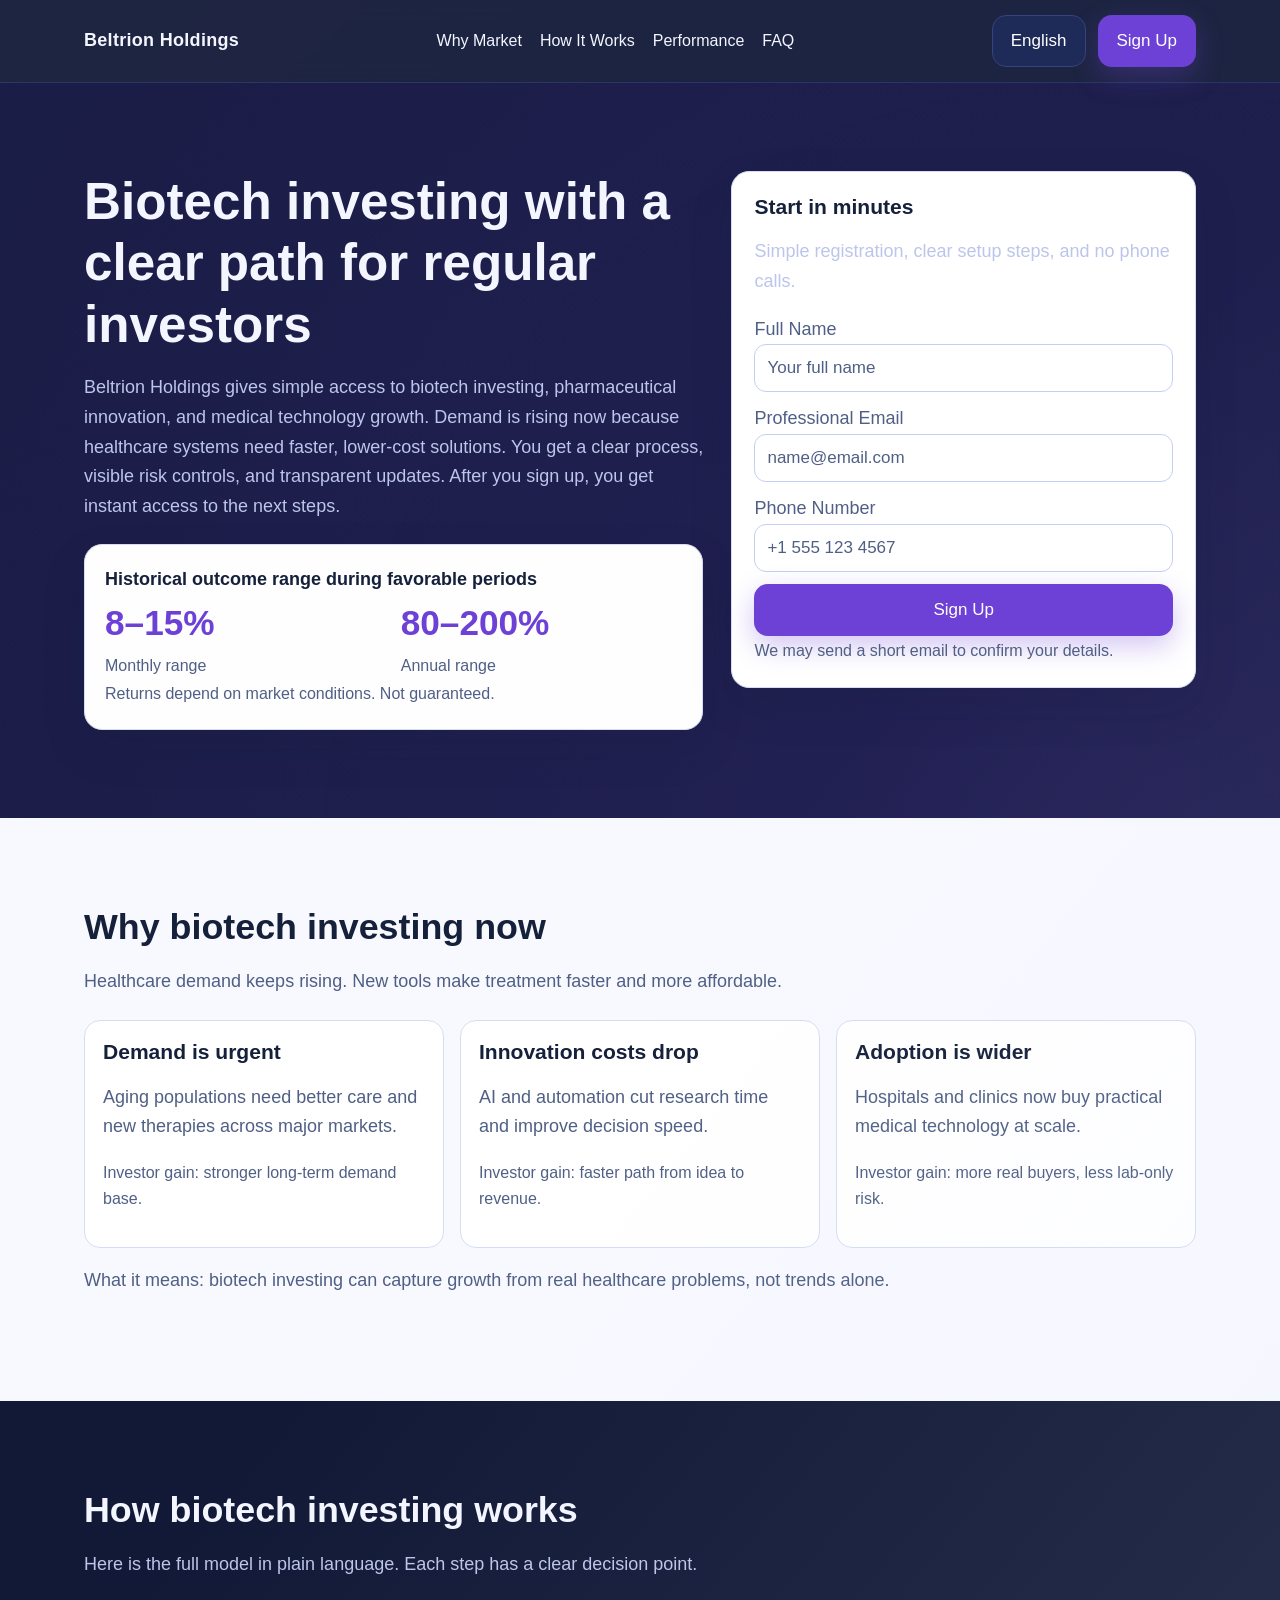
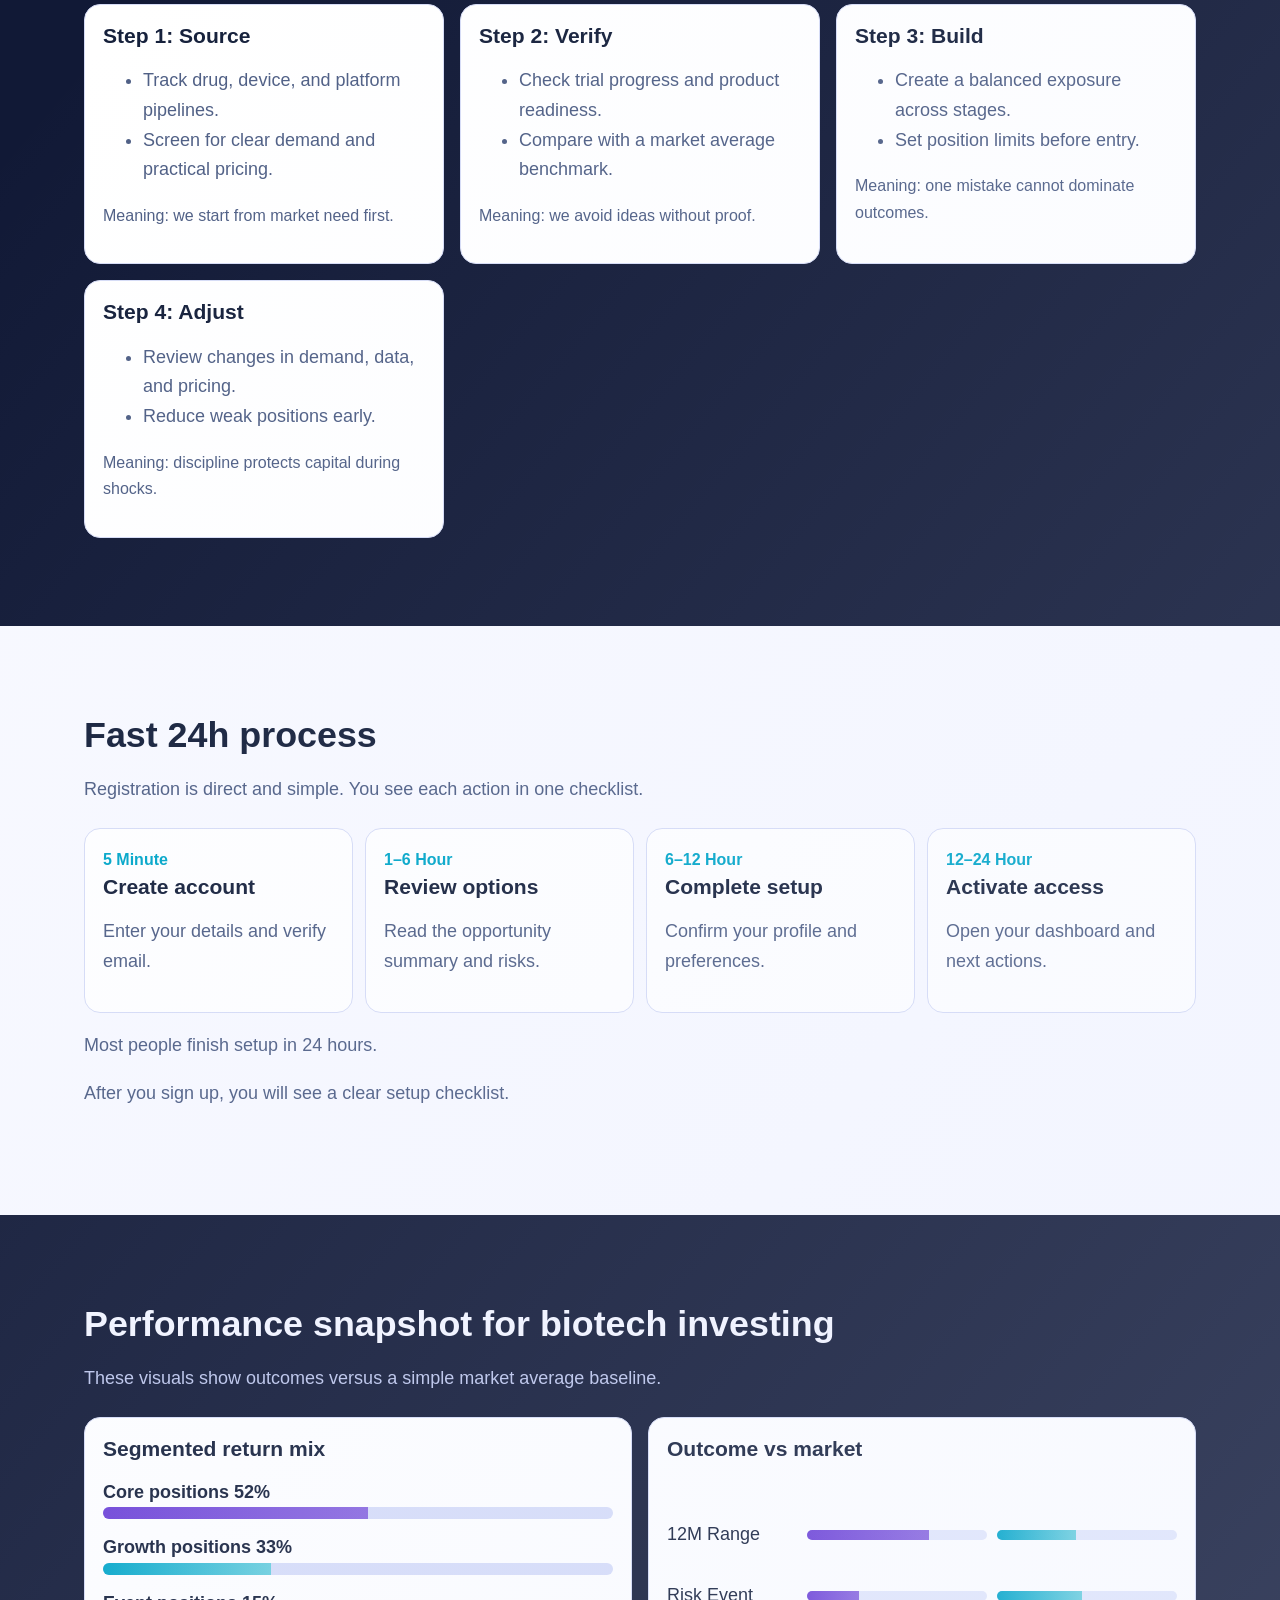
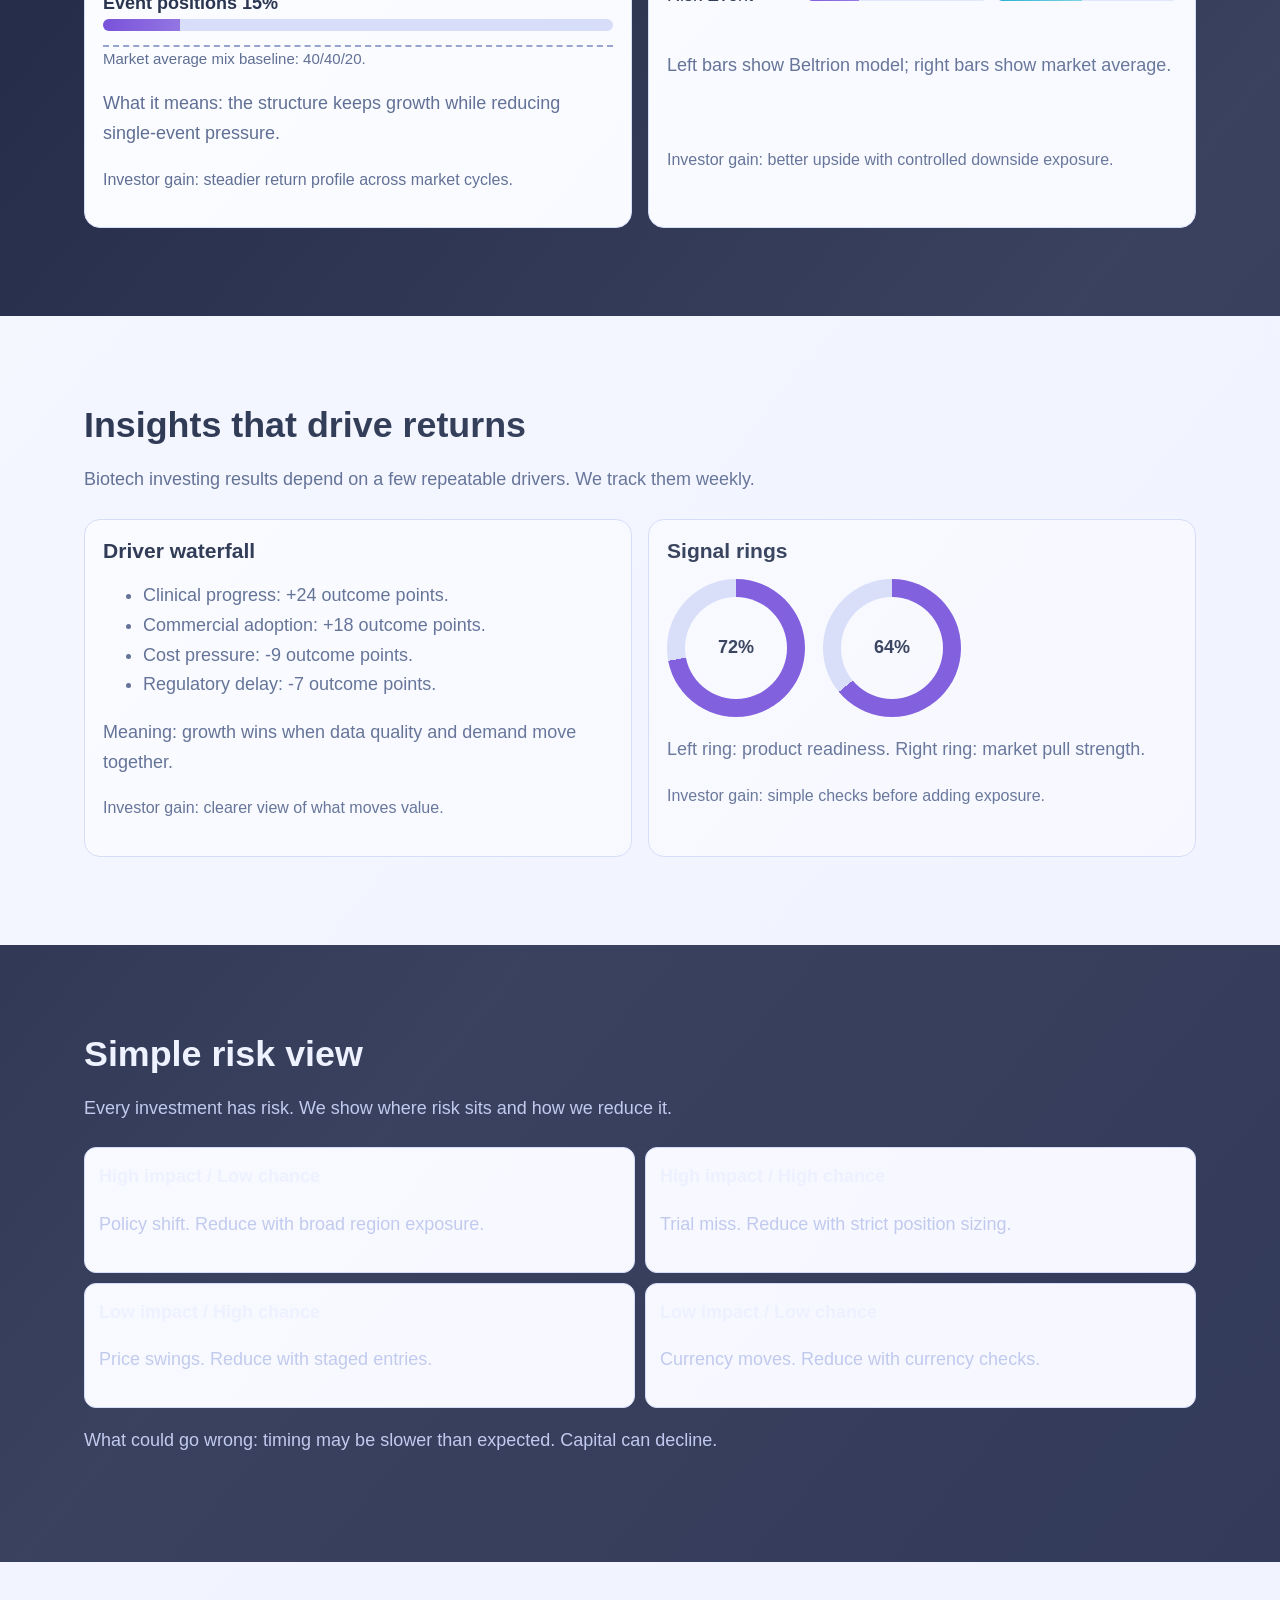
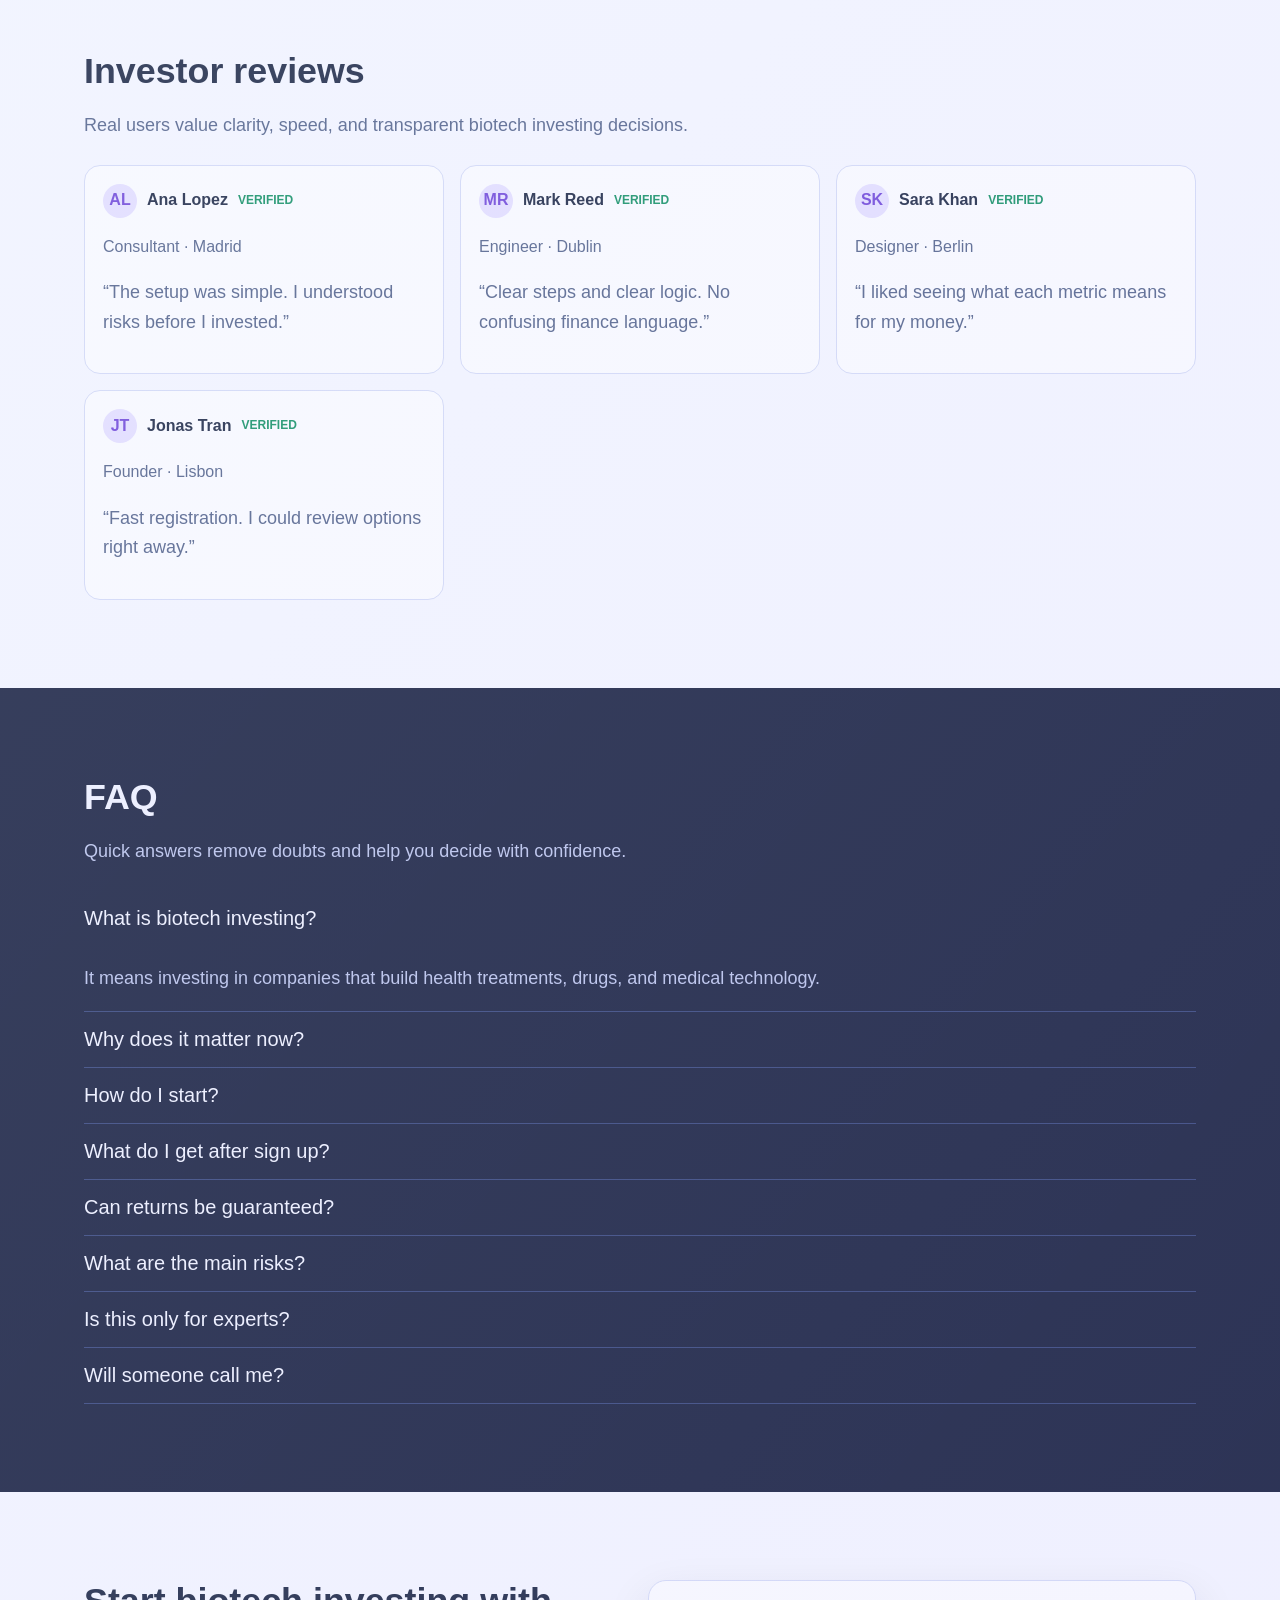
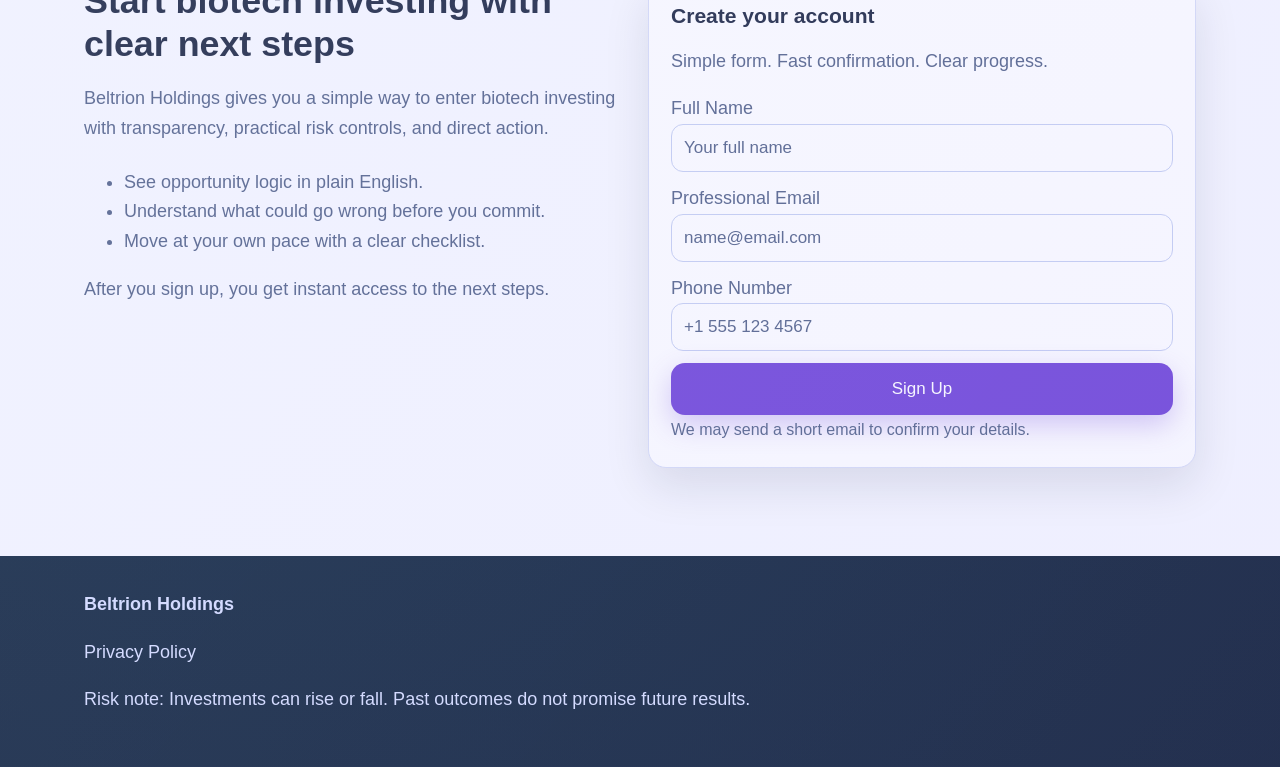
<file: index.html>
<!doctype html>
<html lang="en">
<head>
  <meta charset="UTF-8">
  <meta name="viewport" content="width=device-width, initial-scale=1.0">
  <title>Beltrion Holdings | Biotech Investing Platform</title>
  <meta name="description" content="Beltrion Holdings offers clear biotech investing access for regular investors with transparent steps and practical risk notes.">
  <link rel="canonical" href="https://beltrionholdings.com/index.html">
  <link rel="alternate" hreflang="en" href="https://beltrionholdings.com/index.html">
  <link rel="alternate" hreflang="de" href="https://beltrionholdings.com/de/index.html">
  <link rel="alternate" hreflang="fr" href="https://beltrionholdings.com/fr/index.html">
  <link rel="alternate" hreflang="es" href="https://beltrionholdings.com/es/index.html">
  <link rel="alternate" hreflang="it" href="https://beltrionholdings.com/it/index.html">
  <link rel="alternate" hreflang="tr" href="https://beltrionholdings.com/tr/index.html">
  <link rel="alternate" hreflang="pt" href="https://beltrionholdings.com/pt/index.html">
  <link rel="alternate" hreflang="ja" href="https://beltrionholdings.com/jp/index.html">
  <link rel="alternate" hreflang="sk" href="https://beltrionholdings.com/sk/index.html">
  <link rel="alternate" hreflang="nl-BE" href="https://beltrionholdings.com/be/index.html">
  <link rel="alternate" hreflang="x-default" href="https://beltrionholdings.com/index.html">
  <meta property="og:title" content="Beltrion Holdings | Biotech Investing Platform">
  <meta property="og:description" content="Beltrion Holdings offers clear biotech investing access for regular investors with transparent steps and practical risk notes.">
  <meta property="og:type" content="website">
  <meta property="og:url" content="https://beltrionholdings.com/index.html">
  <meta property="twitter:card" content="summary_large_image">
  <meta property="twitter:title" content="Beltrion Holdings | Biotech Investing Platform">
  <meta property="twitter:description" content="Beltrion Holdings offers clear biotech investing access for regular investors with transparent steps and practical risk notes.">
  <link rel="stylesheet" href="assets/style.css">
  <script defer src="assets/app.js"></script>
</head>
<body>
<div class="bg-wrap">
<header class="header">
  <div class="container head-row">
    <a class="brand" href="index.html">Beltrion Holdings</a>
    <nav class="nav" aria-label="Main navigation">
      <a href="#market">Why Market</a><a href="#model">How It Works</a><a href="#metrics">Performance</a><a href="#faq">FAQ</a>
    </nav>
    <div class="right-tools">
      <div class="lang-wrap">
        <button class="lang-toggle" aria-haspopup="true" aria-expanded="false">English</button>
        <div class="lang-menu">
          <a href="index.html"><svg class="flag" viewBox="0 0 18 12"><rect width="18" height="12" fill="#012169"/><path d="M0 0l18 12M18 0L0 12" stroke="#fff" stroke-width="2"/><path d="M0 0l18 12M18 0L0 12" stroke="#C8102E" stroke-width="1"/><rect x="7" width="4" height="12" fill="#fff"/><rect y="4" width="18" height="4" fill="#fff"/><rect x="8" width="2" height="12" fill="#C8102E"/><rect y="5" width="18" height="2" fill="#C8102E"/></svg>English</a>
          <a href="de/index.html"><svg class="flag" viewBox="0 0 18 12"><rect width="18" height="4" fill="#000"/><rect y="4" width="18" height="4" fill="#DD0000"/><rect y="8" width="18" height="4" fill="#FFCE00"/></svg>Deutsch</a>
          <a href="fr/index.html"><svg class="flag" viewBox="0 0 18 12"><rect width="6" height="12" fill="#0055A4"/><rect x="6" width="6" height="12" fill="#fff"/><rect x="12" width="6" height="12" fill="#EF4135"/></svg>Français</a>
          <a href="es/index.html"><svg class="flag" viewBox="0 0 18 12"><rect width="18" height="3" fill="#AA151B"/><rect y="3" width="18" height="6" fill="#F1BF00"/><rect y="9" width="18" height="3" fill="#AA151B"/></svg>Español</a>
          <a href="it/index.html"><svg class="flag" viewBox="0 0 18 12"><rect width="6" height="12" fill="#009246"/><rect x="6" width="6" height="12" fill="#fff"/><rect x="12" width="6" height="12" fill="#CE2B37"/></svg>Italiano</a>
          <a href="tr/index.html"><svg class="flag" viewBox="0 0 18 12"><rect width="18" height="12" fill="#E30A17"/><circle cx="7" cy="6" r="3" fill="#fff"/><circle cx="8" cy="6" r="2.4" fill="#E30A17"/></svg>Türkçe</a>
          <a href="pt/index.html"><svg class="flag" viewBox="0 0 18 12"><rect width="7" height="12" fill="#046A38"/><rect x="7" width="11" height="12" fill="#DA291C"/></svg>Português</a>
          <a href="jp/index.html"><svg class="flag" viewBox="0 0 18 12"><rect width="18" height="12" fill="#fff"/><circle cx="9" cy="6" r="3" fill="#BC002D"/></svg>日本語</a>
          <a href="sk/index.html"><svg class="flag" viewBox="0 0 18 12"><rect width="18" height="4" fill="#fff"/><rect y="4" width="18" height="4" fill="#0B4EA2"/><rect y="8" width="18" height="4" fill="#EE1C25"/></svg>Slovak</a>
          <a href="be/index.html"><svg class="flag" viewBox="0 0 18 12"><rect width="6" height="12" fill="#000"/><rect x="6" width="6" height="12" fill="#FFD90C"/><rect x="12" width="6" height="12" fill="#EF3340"/></svg>Nederlands (BE)</a>
        </div>
      </div>
      <a class="btn btn-primary" href="#signup-final">Sign Up</a>
      <button class="burger" aria-label="Open menu">☰</button>
    </div>
  </div>
</header>

<div class="drawer-backdrop"></div>
<aside class="drawer" aria-label="Mobile menu">
  <button class="burger drawer-close" aria-label="Close menu">✕</button>
  <nav class="form-stack" style="margin:16px 0 20px;">
    <a href="#market">Why Market</a><a href="#model">How It Works</a><a href="#metrics">Performance</a><a href="#faq">FAQ</a>
  </nav>
  <div class="lang-wrap">
    <button class="lang-toggle">English</button>
    <div class="lang-menu" style="position:static;display:block;">
      <a href="index.html">English</a><a href="de/index.html">Deutsch</a><a href="fr/index.html">Français</a><a href="es/index.html">Español</a><a href="it/index.html">Italiano</a><a href="tr/index.html">Türkçe</a><a href="pt/index.html">Português</a><a href="jp/index.html">日本語</a><a href="sk/index.html">Slovak</a><a href="be/index.html">Nederlands (BE)</a>
    </div>
  </div>
  <a class="btn btn-primary" href="#signup-final" style="margin-top:18px;">Sign Up</a>
</aside>

<main>
<section class="section dark" id="hero">
  <div class="container hero-grid">
    <div class="reveal">
      <h1>Biotech investing with a clear path for regular investors</h1>
      <p>Beltrion Holdings gives simple access to biotech investing, pharmaceutical innovation, and medical technology growth. Demand is rising now because healthcare systems need faster, lower-cost solutions. You get a clear process, visible risk controls, and transparent updates. After you sign up, you get instant access to the next steps.</p>
      <div class="perf">
        <strong>Historical outcome range during favorable periods</strong>
        <div class="perf-split">
          <div><div class="perf-num">8–15%</div><div class="muted">Monthly range</div></div>
          <div><div class="perf-num">80–200%</div><div class="muted">Annual range</div></div>
        </div>
        <small class="muted">Returns depend on market conditions. Not guaranteed.</small>
      </div>
    </div>
    <form class="form-card reveal" aria-label="Sign up form">
      <h3 class="form-title">Start in minutes</h3>
      <p class="form-sub">Simple registration, clear setup steps, and no phone calls.</p>
      <div class="form-stack">
        <label>Full Name<input type="text" placeholder="Your full name" required></label>
        <label>Professional Email<input type="email" placeholder="name@email.com" required></label>
        <label>Phone Number<input type="tel" placeholder="+1 555 123 4567" required></label>
        <button class="btn btn-primary" type="submit">Sign Up</button>
      </div>
      <small class="muted">We may send a short email to confirm your details.</small>
    </form>
  </div>
</section>

<section class="section light reveal" id="market"><div class="container">
  <h2>Why biotech investing now</h2>
  <p class="section-intro">Healthcare demand keeps rising. New tools make treatment faster and more affordable.</p>
  <div class="grid-3">
    <article class="card"><h3>Demand is urgent</h3><p>Aging populations need better care and new therapies across major markets.</p><p class="muted">Investor gain: stronger long-term demand base.</p></article>
    <article class="card"><h3>Innovation costs drop</h3><p>AI and automation cut research time and improve decision speed.</p><p class="muted">Investor gain: faster path from idea to revenue.</p></article>
    <article class="card"><h3>Adoption is wider</h3><p>Hospitals and clinics now buy practical medical technology at scale.</p><p class="muted">Investor gain: more real buyers, less lab-only risk.</p></article>
  </div>
  <p>What it means: biotech investing can capture growth from real healthcare problems, not trends alone.</p>
</div></section>

<section class="section dark reveal" id="model"><div class="container">
  <h2>How biotech investing works</h2>
  <p class="section-intro">Here is the full model in plain language. Each step has a clear decision point.</p>
  <div class="grid-2">
    <article class="card"><h3>Step 1: Source</h3><ul><li>Track drug, device, and platform pipelines.</li><li>Screen for clear demand and practical pricing.</li></ul><p class="muted">Meaning: we start from market need first.</p></article>
    <article class="card"><h3>Step 2: Verify</h3><ul><li>Check trial progress and product readiness.</li><li>Compare with a market average benchmark.</li></ul><p class="muted">Meaning: we avoid ideas without proof.</p></article>
    <article class="card"><h3>Step 3: Build</h3><ul><li>Create a balanced exposure across stages.</li><li>Set position limits before entry.</li></ul><p class="muted">Meaning: one mistake cannot dominate outcomes.</p></article>
    <article class="card"><h3>Step 4: Adjust</h3><ul><li>Review changes in demand, data, and pricing.</li><li>Reduce weak positions early.</li></ul><p class="muted">Meaning: discipline protects capital during shocks.</p></article>
  </div>
</div></section>

<section class="section light reveal" id="process"><div class="container">
  <h2>Fast 24h process</h2>
  <p class="section-intro">Registration is direct and simple. You see each action in one checklist.</p>
  <div class="steps">
    <div class="card"><div class="step-time">5 Minute</div><h3>Create account</h3><p>Enter your details and verify email.</p></div>
    <div class="card"><div class="step-time">1–6 Hour</div><h3>Review options</h3><p>Read the opportunity summary and risks.</p></div>
    <div class="card"><div class="step-time">6–12 Hour</div><h3>Complete setup</h3><p>Confirm your profile and preferences.</p></div>
    <div class="card"><div class="step-time">12–24 Hour</div><h3>Activate access</h3><p>Open your dashboard and next actions.</p></div>
  </div>
  <p>Most people finish setup in 24 hours.</p>
  <p>After you sign up, you will see a clear setup checklist.</p>
</div></section>

<section class="section dark reveal" id="metrics"><div class="container">
  <h2>Performance snapshot for biotech investing</h2>
  <p class="section-intro">These visuals show outcomes versus a simple market average baseline.</p>
  <div class="grid-2">
    <article class="card chart-stack"><h3>Segmented return mix</h3>
      <div class="row"><strong>Core positions 52%</strong><div class="track"><div class="fill-a" style="width:52%"></div></div></div>
      <div class="row"><strong>Growth positions 33%</strong><div class="track"><div class="fill-b" style="width:33%"></div></div></div>
      <div class="row"><strong>Event positions 15%</strong><div class="track"><div class="fill-a" style="width:15%"></div></div></div>
      <div class="base-line">Market average mix baseline: 40/40/20.</div>
      <p>What it means: the structure keeps growth while reducing single-event pressure.</p>
      <p class="muted">Investor gain: steadier return profile across market cycles.</p>
    </article>
    <article class="card dual-bars"><h3>Outcome vs market</h3>
      <div class="bar-row"><span>12M Range</span><div class="mini-track"><div class="fill-a" style="width:68%"></div></div><div class="mini-track"><div class="fill-b" style="width:44%"></div></div></div>
      <div class="bar-row"><span>Risk Event</span><div class="mini-track"><div class="fill-a" style="width:29%"></div></div><div class="mini-track"><div class="fill-b" style="width:47%"></div></div></div>
      <p>Left bars show Beltrion model; right bars show market average.</p>
      <p class="muted">Investor gain: better upside with controlled downside exposure.</p>
    </article>
  </div>
</div></section>

<section class="section light reveal" id="insights"><div class="container">
  <h2>Insights that drive returns</h2>
  <p class="section-intro">Biotech investing results depend on a few repeatable drivers. We track them weekly.</p>
  <div class="grid-2">
    <article class="card">
      <h3>Driver waterfall</h3>
      <ul><li>Clinical progress: +24 outcome points.</li><li>Commercial adoption: +18 outcome points.</li><li>Cost pressure: -9 outcome points.</li><li>Regulatory delay: -7 outcome points.</li></ul>
      <p>Meaning: growth wins when data quality and demand move together.</p>
      <p class="muted">Investor gain: clearer view of what moves value.</p>
    </article>
    <article class="card">
      <h3>Signal rings</h3>
      <div class="rings">
        <div class="ring" style="--val:72%;"><span>72%</span></div>
        <div class="ring" style="--val:64%;"><span>64%</span></div>
      </div>
      <p>Left ring: product readiness. Right ring: market pull strength.</p>
      <p class="muted">Investor gain: simple checks before adding exposure.</p>
    </article>
  </div>
</div></section>

<section class="section dark reveal" id="risk"><div class="container">
  <h2>Simple risk view</h2>
  <p class="section-intro">Every investment has risk. We show where risk sits and how we reduce it.</p>
  <div class="matrix">
    <div class="cell"><strong>High impact / Low chance</strong><p>Policy shift. Reduce with broad region exposure.</p></div>
    <div class="cell"><strong>High impact / High chance</strong><p>Trial miss. Reduce with strict position sizing.</p></div>
    <div class="cell"><strong>Low impact / High chance</strong><p>Price swings. Reduce with staged entries.</p></div>
    <div class="cell"><strong>Low impact / Low chance</strong><p>Currency moves. Reduce with currency checks.</p></div>
  </div>
  <p>What could go wrong: timing may be slower than expected. Capital can decline.</p>
</div></section>

<section class="section light reveal" id="reviews"><div class="container">
  <h2>Investor reviews</h2>
  <p class="section-intro">Real users value clarity, speed, and transparent biotech investing decisions.</p>
  <div class="grid-2">
    <article class="card"><div class="review-head"><span class="avatar">AL</span><strong>Ana Lopez</strong><span class="verified">VERIFIED</span></div><p class="muted">Consultant · Madrid</p><p>“The setup was simple. I understood risks before I invested.”</p></article>
    <article class="card"><div class="review-head"><span class="avatar">MR</span><strong>Mark Reed</strong><span class="verified">VERIFIED</span></div><p class="muted">Engineer · Dublin</p><p>“Clear steps and clear logic. No confusing finance language.”</p></article>
    <article class="card"><div class="review-head"><span class="avatar">SK</span><strong>Sara Khan</strong><span class="verified">VERIFIED</span></div><p class="muted">Designer · Berlin</p><p>“I liked seeing what each metric means for my money.”</p></article>
    <article class="card"><div class="review-head"><span class="avatar">JT</span><strong>Jonas Tran</strong><span class="verified">VERIFIED</span></div><p class="muted">Founder · Lisbon</p><p>“Fast registration. I could review options right away.”</p></article>
  </div>
</div></section>

<section class="section dark reveal" id="faq"><div class="container">
  <h2>FAQ</h2>
  <p class="section-intro">Quick answers remove doubts and help you decide with confidence.</p>
  <div class="faq-item open"><button class="faq-q">What is biotech investing?</button><div class="faq-a"><p>It means investing in companies that build health treatments, drugs, and medical technology.</p></div></div>
  <div class="faq-item"><button class="faq-q">Why does it matter now?</button><div class="faq-a"><p>Healthcare demand is rising fast, and new tools make development faster and cheaper.</p></div></div>
  <div class="faq-item"><button class="faq-q">How do I start?</button><div class="faq-a"><p>Sign up, review options, and follow the setup checklist shown right away.</p></div></div>
  <div class="faq-item"><button class="faq-q">What do I get after sign up?</button><div class="faq-a"><p>After you sign up, you can review the options and choose what to do next.</p></div></div>
  <div class="faq-item"><button class="faq-q">Can returns be guaranteed?</button><div class="faq-a"><p>No. Returns depend on market conditions and can be higher or lower.</p></div></div>
  <div class="faq-item"><button class="faq-q">What are the main risks?</button><div class="faq-a"><p>Trial delays, demand changes, and market swings can reduce performance.</p></div></div>
  <div class="faq-item"><button class="faq-q">Is this only for experts?</button><div class="faq-a"><p>No. The process is made for regular investors who want clarity.</p></div></div>
  <div class="faq-item"><button class="faq-q">Will someone call me?</button><div class="faq-a"><p>No calls. We may send a short email to confirm your details.</p></div></div>
</div></section>

<section class="section light reveal" id="signup-final"><div class="container grid-2">
  <div>
    <h2>Start biotech investing with clear next steps</h2>
    <p class="section-intro">Beltrion Holdings gives you a simple way to enter biotech investing with transparency, practical risk controls, and direct action.</p>
    <ul>
      <li>See opportunity logic in plain English.</li>
      <li>Understand what could go wrong before you commit.</li>
      <li>Move at your own pace with a clear checklist.</li>
    </ul>
    <p>After you sign up, you get instant access to the next steps.</p>
  </div>
  <form class="form-card" aria-label="Final sign up form">
    <h3 class="form-title">Create your account</h3>
    <p class="form-sub">Simple form. Fast confirmation. Clear progress.</p>
    <div class="form-stack">
      <label>Full Name<input type="text" placeholder="Your full name" required></label>
      <label>Professional Email<input type="email" placeholder="name@email.com" required></label>
      <label>Phone Number<input type="tel" placeholder="+1 555 123 4567" required></label>
      <button class="btn btn-primary" type="submit">Sign Up</button>
    </div>
    <small class="muted">We may send a short email to confirm your details.</small>
  </form>
</div></section>
</main>

<footer class="footer"><div class="container">
  <strong>Beltrion Holdings</strong>
  <p><a href="#" data-open-privacy>Privacy Policy</a></p>
  <p>Risk note: Investments can rise or fall. Past outcomes do not promise future results.</p>
</div></footer>

<div class="modal" aria-hidden="true">
  <div class="modal-bg"></div>
  <div class="modal-panel" role="dialog" aria-modal="true" aria-label="Privacy Policy">
    <button class="modal-close-x" data-close-privacy aria-label="Close">×</button>
    <h2>Privacy Policy</h2>
    <p><strong>Introduction:</strong> We explain what data we collect and why.</p>
    <p><strong>Data collection:</strong> We collect name, email, phone, and usage events.</p>
    <p><strong>Legal basis:</strong> We use consent and legitimate business interest.</p>
    <p><strong>Cookies:</strong> Cookies help keep sessions stable and improve page performance.</p>
    <p><strong>Retention:</strong> We keep data only as long as needed for service and law.</p>
    <p><strong>Third-party sharing:</strong> We share data with service providers that support hosting and email.</p>
    <p><strong>Security:</strong> We use encryption, access controls, and routine monitoring.</p>
    <p><strong>User rights:</strong> You can request access, correction, deletion, or export of your data.</p>
    <p><strong>International transfers:</strong> Data may move across regions with contract safeguards.</p>
    <p><strong>Industry risk disclosure:</strong> Digital systems can face outages, fraud attempts, and data risk.</p>
    <p><strong>Contact:</strong> privacy@beltrionholdings.com</p>
    <div class="modal-foot"><button class="btn" data-close-privacy>Close</button></div>
  </div>
</div>

<script type="application/ld+json">
{"@context":"https://schema.org","@graph":[
{"@type":"Organization","name":"Beltrion Holdings","url":"https://beltrionholdings.com","email":"info@beltrionholdings.com"},
{"@type":"WebSite","name":"Beltrion Holdings","url":"https://beltrionholdings.com"},
{"@type":"FAQPage","mainEntity":[
{"@type":"Question","name":"What is biotech investing?","acceptedAnswer":{"@type":"Answer","text":"It means investing in companies that build health treatments, drugs, and medical technology."}},
{"@type":"Question","name":"Why does it matter now?","acceptedAnswer":{"@type":"Answer","text":"Demand for better healthcare is rising, while technology cuts development time."}}
]},
{"@type":"Review","itemReviewed":{"@type":"Organization","name":"Beltrion Holdings"},"reviewRating":{"@type":"Rating","ratingValue":"5"},"author":{"@type":"Person","name":"Ana Lopez"},"reviewBody":"The setup was simple. I understood risks before I invested."}
]}
</script>
</div>
</body>
</html>
</file>
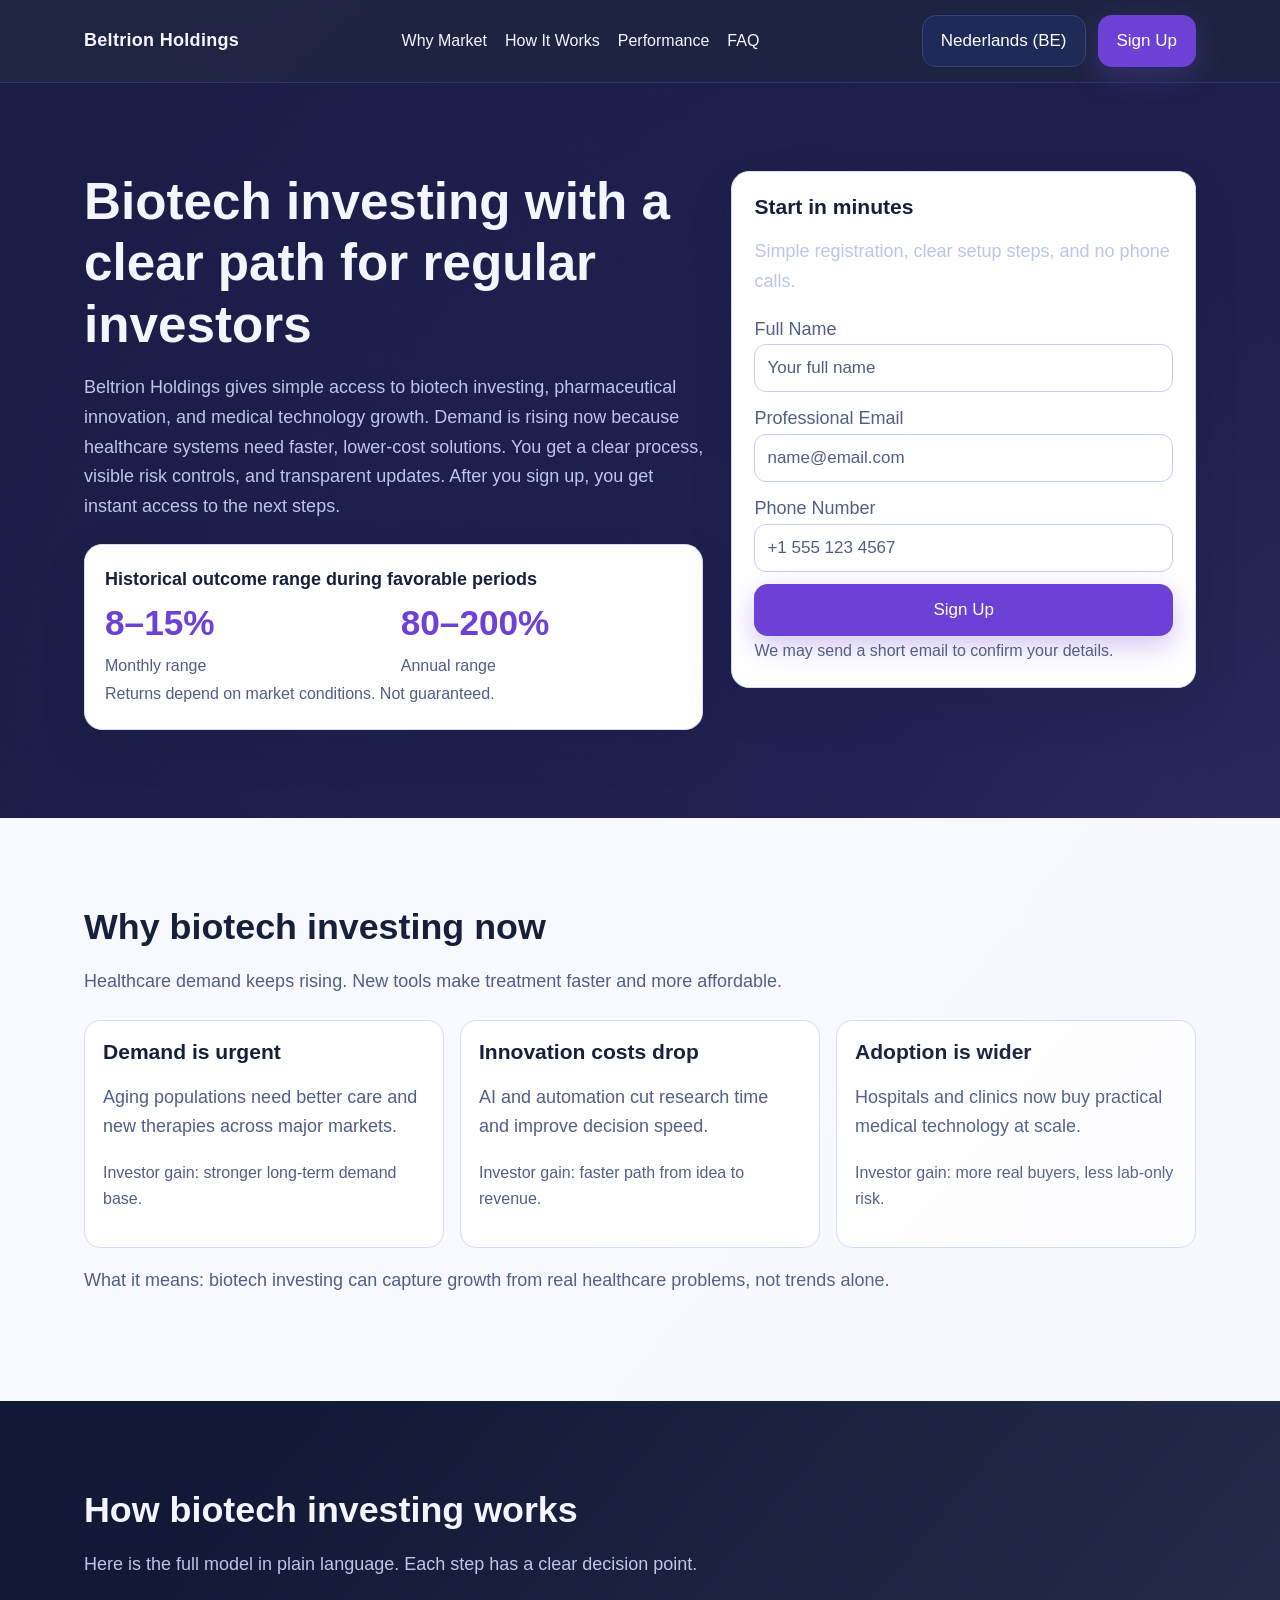
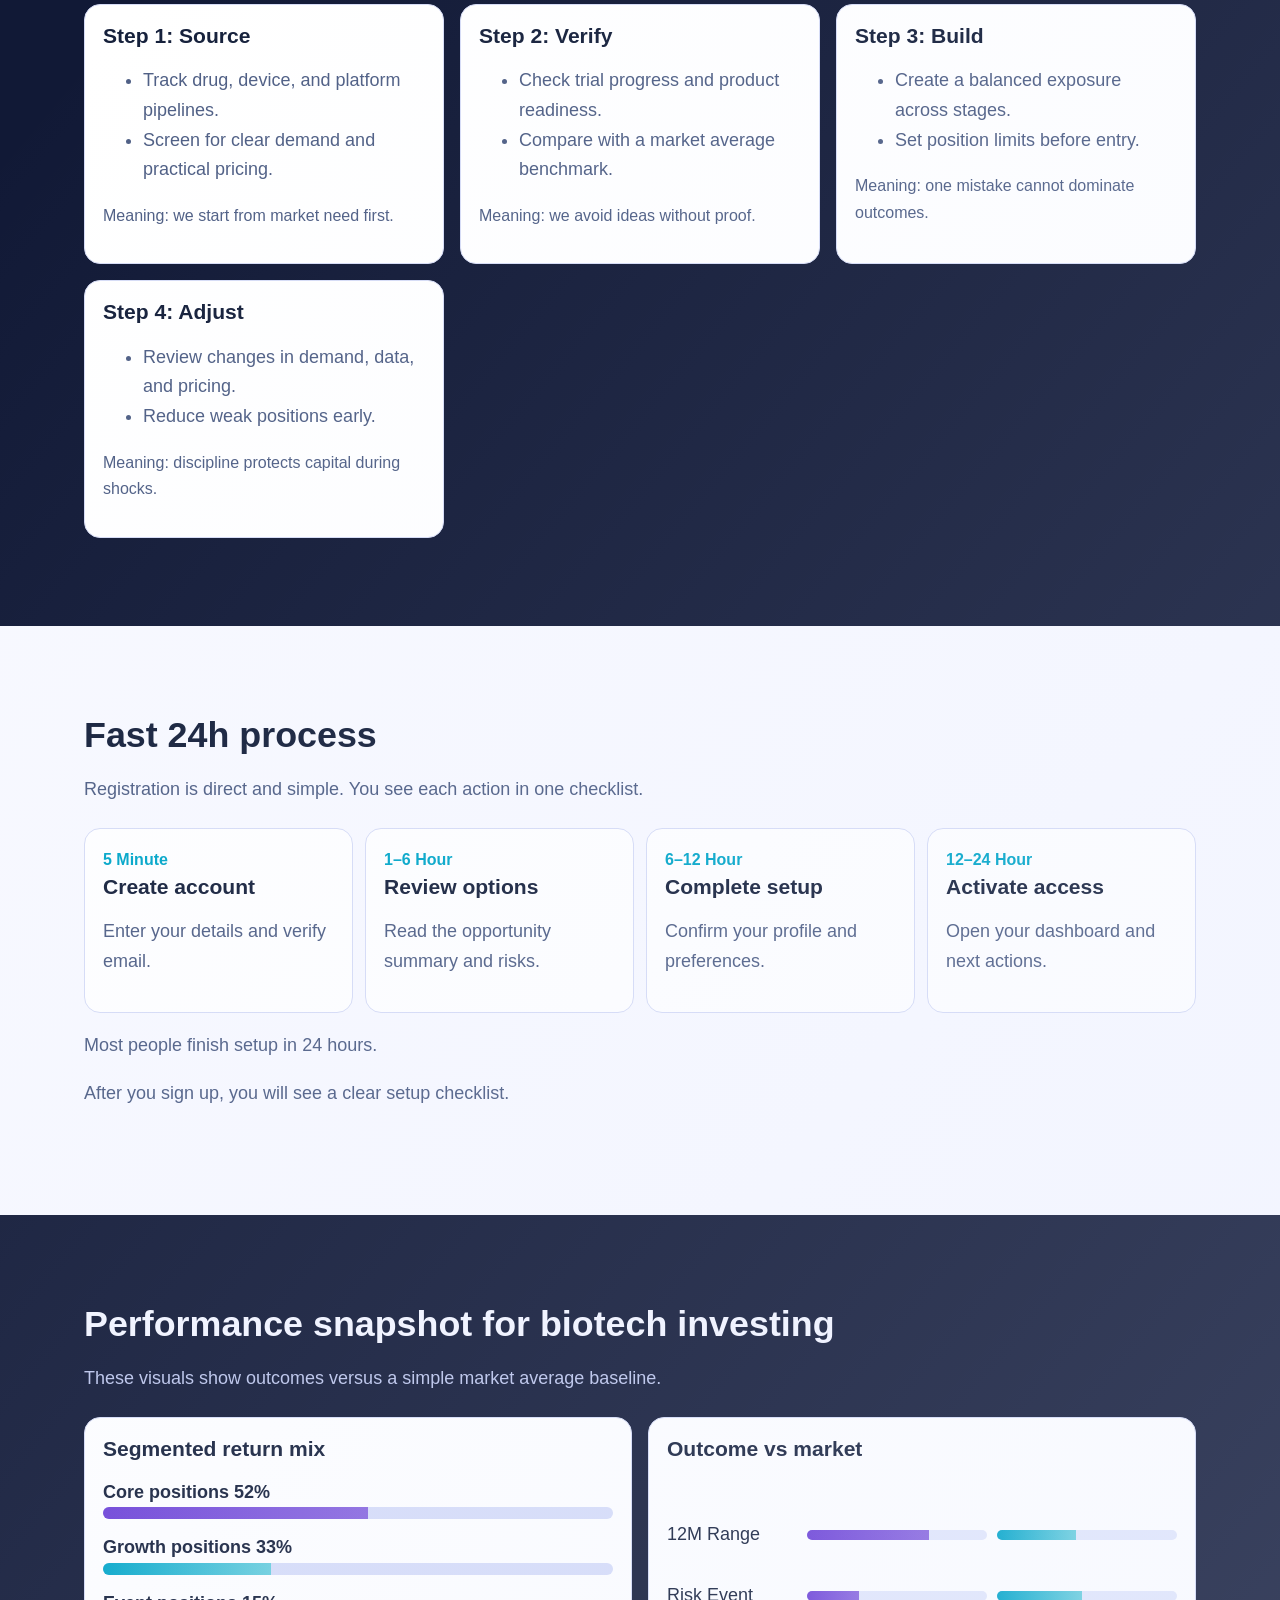
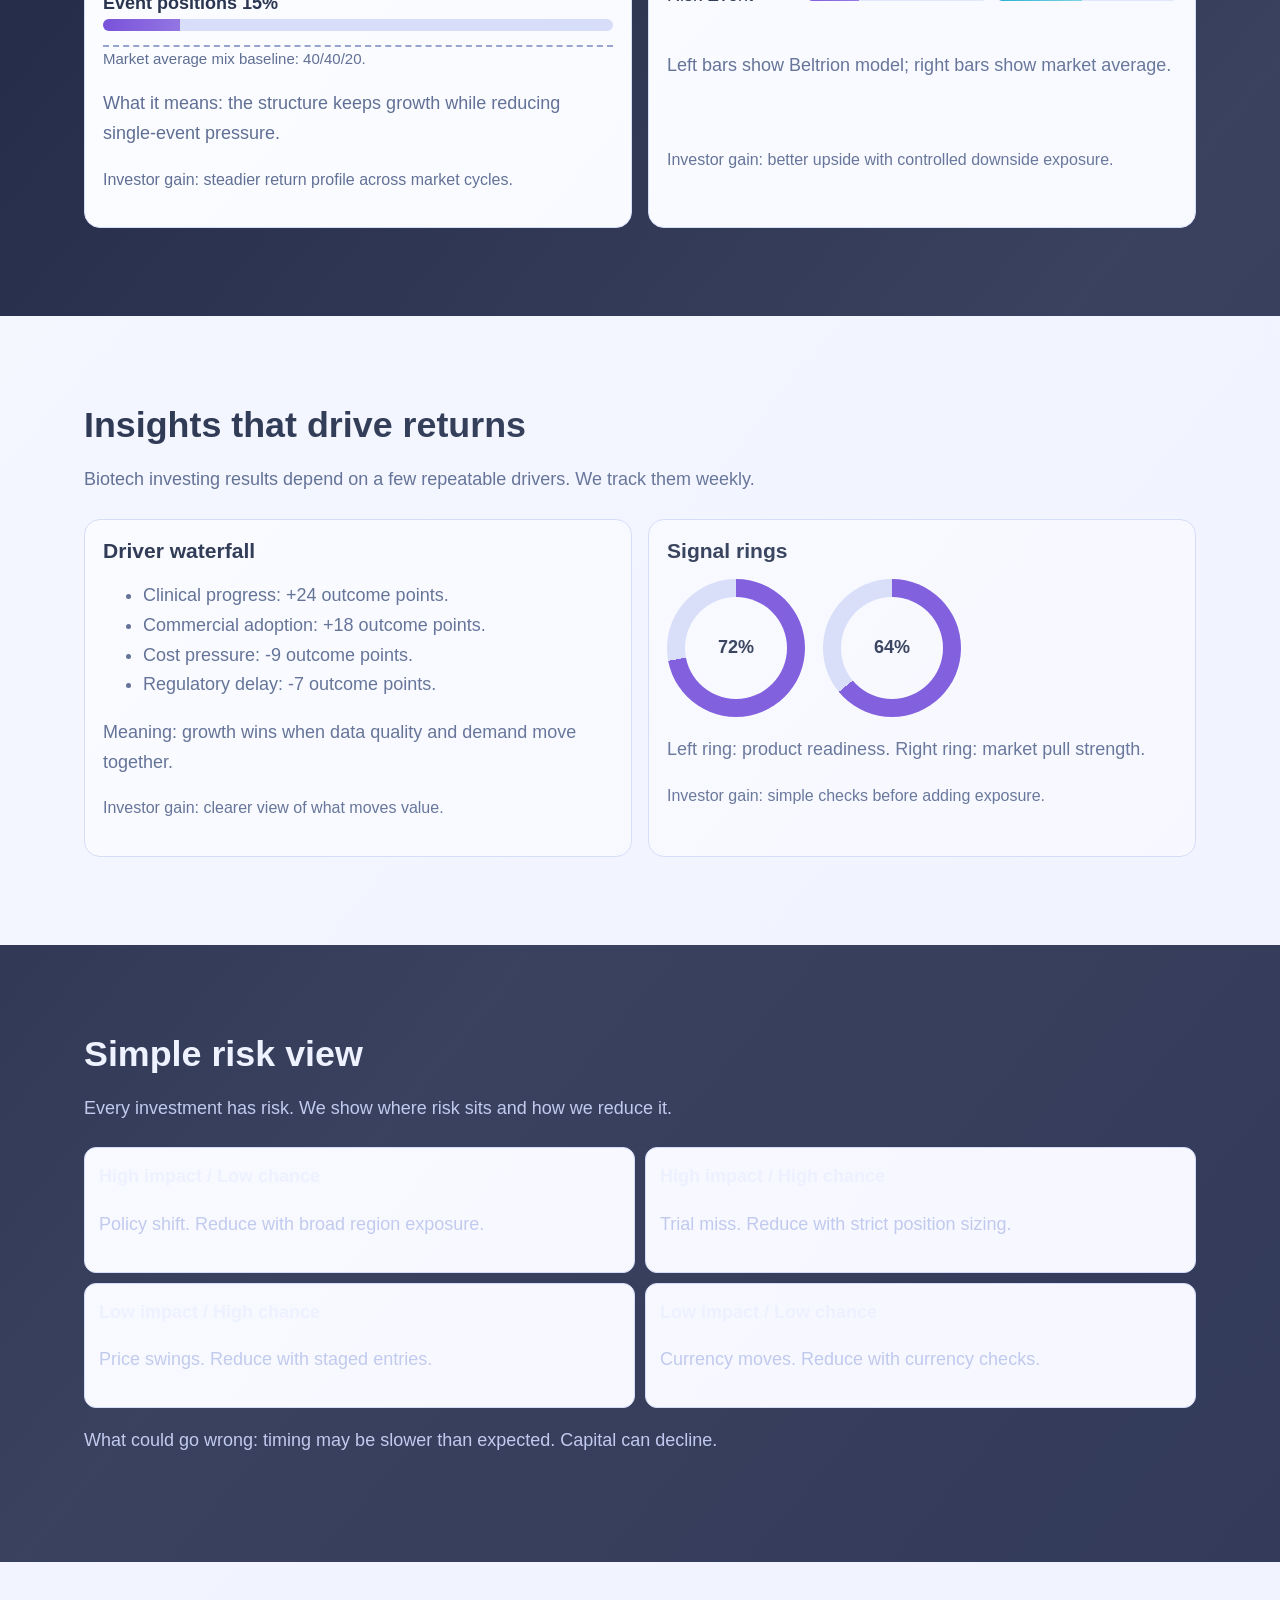
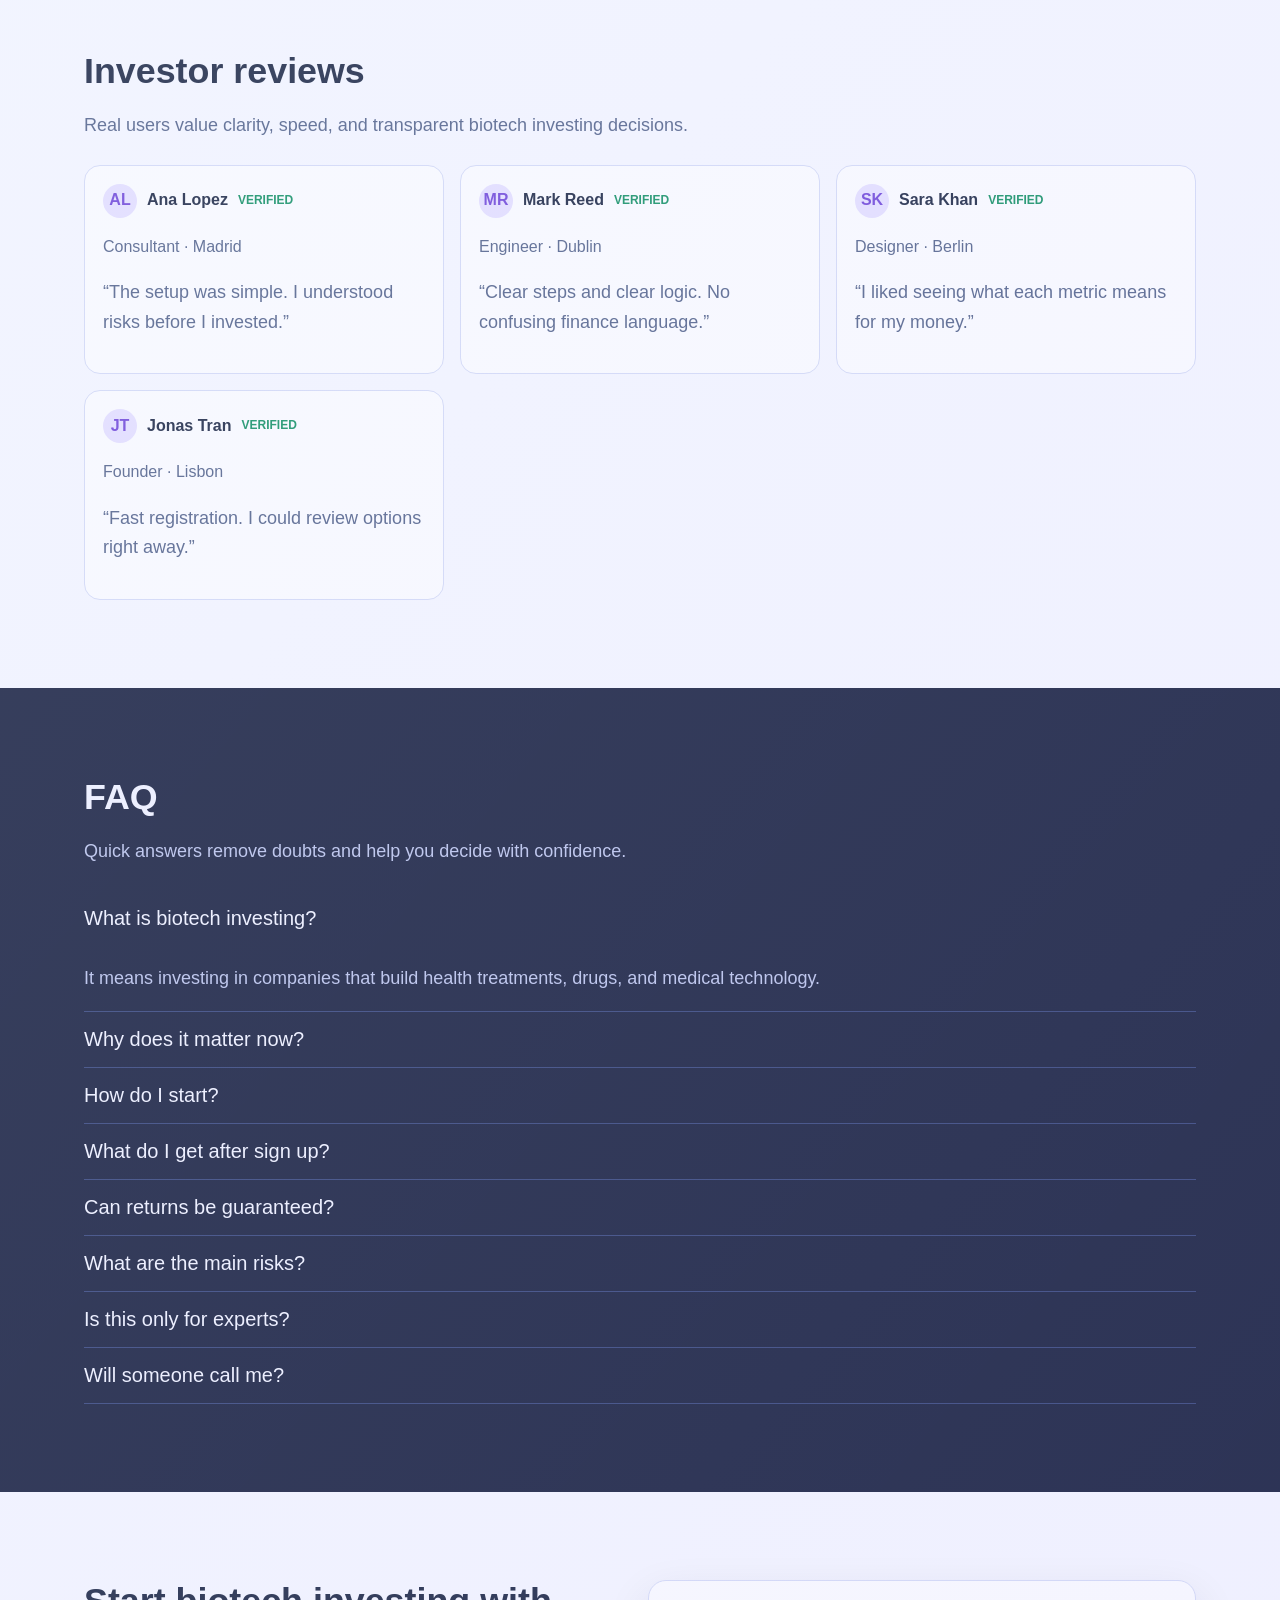
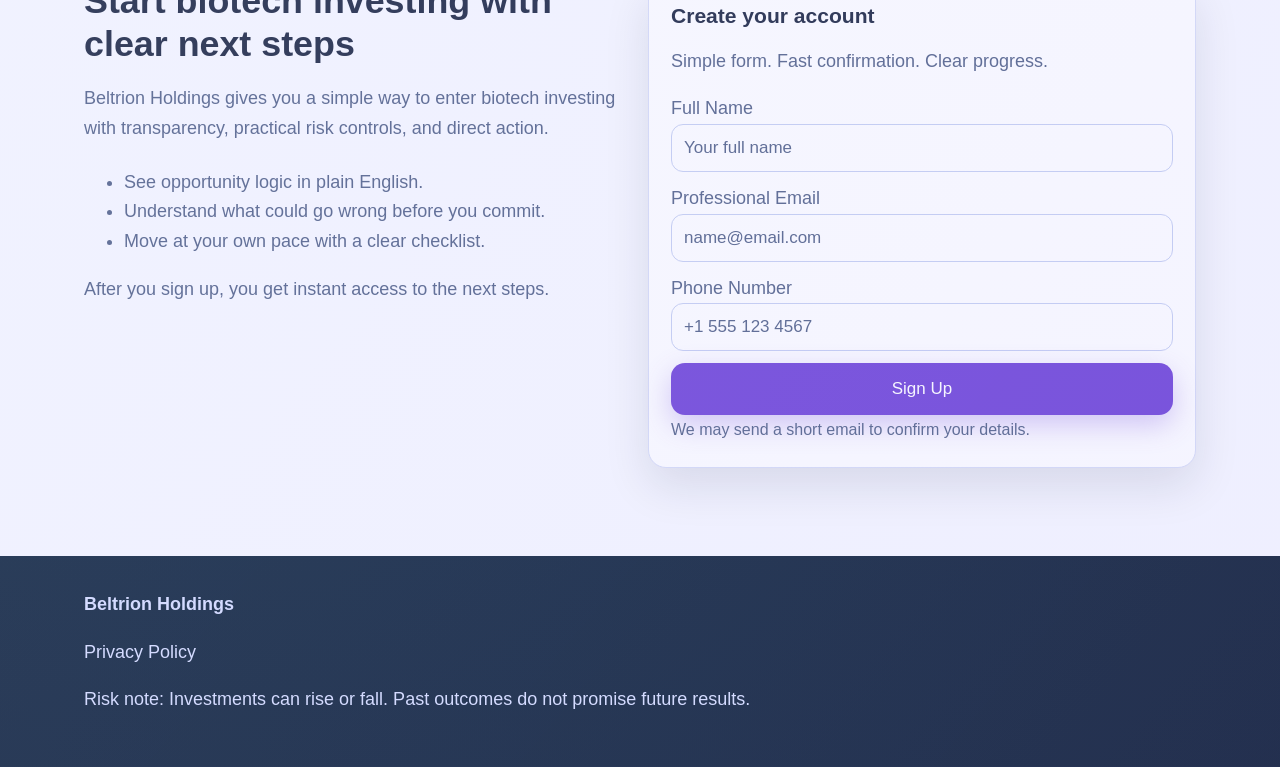
<file: be/index.html>
<!doctype html>
<html lang="en">
<head>
  <meta charset="UTF-8">
  <meta name="viewport" content="width=device-width, initial-scale=1.0">
  <title>Beltrion Holdings BE | Biotech Investing Access</title>
  <meta name="description" content="Biotech investing landing experience with premium design and clear signup path.">
  <link rel="canonical" href="https://beltrionholdings.com/be/index.html">
  <link rel="alternate" hreflang="en" href="https://beltrionholdings.com/index.html">
  <link rel="alternate" hreflang="de" href="https://beltrionholdings.com/de/index.html">
  <link rel="alternate" hreflang="fr" href="https://beltrionholdings.com/fr/index.html">
  <link rel="alternate" hreflang="es" href="https://beltrionholdings.com/es/index.html">
  <link rel="alternate" hreflang="it" href="https://beltrionholdings.com/it/index.html">
  <link rel="alternate" hreflang="tr" href="https://beltrionholdings.com/tr/index.html">
  <link rel="alternate" hreflang="pt" href="https://beltrionholdings.com/pt/index.html">
  <link rel="alternate" hreflang="ja" href="https://beltrionholdings.com/jp/index.html">
  <link rel="alternate" hreflang="sk" href="https://beltrionholdings.com/sk/index.html">
  <link rel="alternate" hreflang="nl-BE" href="https://beltrionholdings.com/be/index.html">
  <link rel="alternate" hreflang="x-default" href="https://beltrionholdings.com/index.html">
  <meta property="og:title" content="Beltrion Holdings BE | Biotech Investing Access">
  <meta property="og:description" content="Biotech investing landing experience with premium design and clear signup path.">
  <meta property="og:type" content="website">
  <meta property="og:url" content="https://beltrionholdings.com/be/index.html">
  <meta property="twitter:card" content="summary_large_image">
  <meta property="twitter:title" content="Beltrion Holdings BE | Biotech Investing Access">
  <meta property="twitter:description" content="Biotech investing landing experience with premium design and clear signup path.">
  <link rel="stylesheet" href="../assets/style.css">
  <script defer src="../assets/app.js"></script>
</head>
<body>
<div class="bg-wrap">
<header class="header">
  <div class="container head-row">
    <a class="brand" href="../index.html">Beltrion Holdings</a>
    <nav class="nav" aria-label="Main navigation">
      <a href="#market">Why Market</a><a href="#model">How It Works</a><a href="#metrics">Performance</a><a href="#faq">FAQ</a>
    </nav>
    <div class="right-tools">
      <div class="lang-wrap">
        <button class="lang-toggle" aria-haspopup="true" aria-expanded="false">Nederlands (BE)</button>
        <div class="lang-menu">
          <a href="../index.html"><svg class="flag" viewBox="0 0 18 12"><rect width="18" height="12" fill="#012169"/><path d="M0 0l18 12M18 0L0 12" stroke="#fff" stroke-width="2"/><path d="M0 0l18 12M18 0L0 12" stroke="#C8102E" stroke-width="1"/><rect x="7" width="4" height="12" fill="#fff"/><rect y="4" width="18" height="4" fill="#fff"/><rect x="8" width="2" height="12" fill="#C8102E"/><rect y="5" width="18" height="2" fill="#C8102E"/></svg>English</a>
          <a href="../de/index.html"><svg class="flag" viewBox="0 0 18 12"><rect width="18" height="4" fill="#000"/><rect y="4" width="18" height="4" fill="#DD0000"/><rect y="8" width="18" height="4" fill="#FFCE00"/></svg>Deutsch</a>
          <a href="../fr/index.html"><svg class="flag" viewBox="0 0 18 12"><rect width="6" height="12" fill="#0055A4"/><rect x="6" width="6" height="12" fill="#fff"/><rect x="12" width="6" height="12" fill="#EF4135"/></svg>Français</a>
          <a href="../es/index.html"><svg class="flag" viewBox="0 0 18 12"><rect width="18" height="3" fill="#AA151B"/><rect y="3" width="18" height="6" fill="#F1BF00"/><rect y="9" width="18" height="3" fill="#AA151B"/></svg>Español</a>
          <a href="../it/index.html"><svg class="flag" viewBox="0 0 18 12"><rect width="6" height="12" fill="#009246"/><rect x="6" width="6" height="12" fill="#fff"/><rect x="12" width="6" height="12" fill="#CE2B37"/></svg>Italiano</a>
          <a href="../tr/index.html"><svg class="flag" viewBox="0 0 18 12"><rect width="18" height="12" fill="#E30A17"/><circle cx="7" cy="6" r="3" fill="#fff"/><circle cx="8" cy="6" r="2.4" fill="#E30A17"/></svg>Türkçe</a>
          <a href="../pt/index.html"><svg class="flag" viewBox="0 0 18 12"><rect width="7" height="12" fill="#046A38"/><rect x="7" width="11" height="12" fill="#DA291C"/></svg>Português</a>
          <a href="../jp/index.html"><svg class="flag" viewBox="0 0 18 12"><rect width="18" height="12" fill="#fff"/><circle cx="9" cy="6" r="3" fill="#BC002D"/></svg>日本語</a>
          <a href="../sk/index.html"><svg class="flag" viewBox="0 0 18 12"><rect width="18" height="4" fill="#fff"/><rect y="4" width="18" height="4" fill="#0B4EA2"/><rect y="8" width="18" height="4" fill="#EE1C25"/></svg>Slovak</a>
          <a href="../be/index.html"><svg class="flag" viewBox="0 0 18 12"><rect width="6" height="12" fill="#000"/><rect x="6" width="6" height="12" fill="#FFD90C"/><rect x="12" width="6" height="12" fill="#EF3340"/></svg>Nederlands (BE)</a>
        </div>
      </div>
      <a class="btn btn-primary" href="#signup-final">Sign Up</a>
      <button class="burger" aria-label="Open menu">☰</button>
    </div>
  </div>
</header>

<div class="drawer-backdrop"></div>
<aside class="drawer" aria-label="Mobile menu">
  <button class="burger drawer-close" aria-label="Close menu">✕</button>
  <nav class="form-stack" style="margin:16px 0 20px;">
    <a href="#market">Why Market</a><a href="#model">How It Works</a><a href="#metrics">Performance</a><a href="#faq">FAQ</a>
  </nav>
  <div class="lang-wrap">
    <button class="lang-toggle">Nederlands (BE)</button>
    <div class="lang-menu" style="position:static;display:block;">
      <a href="../index.html">English</a><a href="../de/index.html">Deutsch</a><a href="../fr/index.html">Français</a><a href="../es/index.html">Español</a><a href="../it/index.html">Italiano</a><a href="../tr/index.html">Türkçe</a><a href="../pt/index.html">Português</a><a href="../jp/index.html">日本語</a><a href="../sk/index.html">Slovak</a><a href="../be/index.html">Nederlands (BE)</a>
    </div>
  </div>
  <a class="btn btn-primary" href="#signup-final" style="margin-top:18px;">Sign Up</a>
</aside>

<main>
<section class="section dark" id="hero">
  <div class="container hero-grid">
    <div class="reveal">
      <h1>Biotech investing with a clear path for regular investors</h1>
      <p>Beltrion Holdings gives simple access to biotech investing, pharmaceutical innovation, and medical technology growth. Demand is rising now because healthcare systems need faster, lower-cost solutions. You get a clear process, visible risk controls, and transparent updates. After you sign up, you get instant access to the next steps.</p>
      <div class="perf">
        <strong>Historical outcome range during favorable periods</strong>
        <div class="perf-split">
          <div><div class="perf-num">8–15%</div><div class="muted">Monthly range</div></div>
          <div><div class="perf-num">80–200%</div><div class="muted">Annual range</div></div>
        </div>
        <small class="muted">Returns depend on market conditions. Not guaranteed.</small>
      </div>
    </div>
    <form class="form-card reveal" aria-label="Sign up form">
      <h3 class="form-title">Start in minutes</h3>
      <p class="form-sub">Simple registration, clear setup steps, and no phone calls.</p>
      <div class="form-stack">
        <label>Full Name<input type="text" placeholder="Your full name" required></label>
        <label>Professional Email<input type="email" placeholder="name@email.com" required></label>
        <label>Phone Number<input type="tel" placeholder="+1 555 123 4567" required></label>
        <button class="btn btn-primary" type="submit">Sign Up</button>
      </div>
      <small class="muted">We may send a short email to confirm your details.</small>
    </form>
  </div>
</section>

<section class="section light reveal" id="market"><div class="container">
  <h2>Why biotech investing now</h2>
  <p class="section-intro">Healthcare demand keeps rising. New tools make treatment faster and more affordable.</p>
  <div class="grid-3">
    <article class="card"><h3>Demand is urgent</h3><p>Aging populations need better care and new therapies across major markets.</p><p class="muted">Investor gain: stronger long-term demand base.</p></article>
    <article class="card"><h3>Innovation costs drop</h3><p>AI and automation cut research time and improve decision speed.</p><p class="muted">Investor gain: faster path from idea to revenue.</p></article>
    <article class="card"><h3>Adoption is wider</h3><p>Hospitals and clinics now buy practical medical technology at scale.</p><p class="muted">Investor gain: more real buyers, less lab-only risk.</p></article>
  </div>
  <p>What it means: biotech investing can capture growth from real healthcare problems, not trends alone.</p>
</div></section>

<section class="section dark reveal" id="model"><div class="container">
  <h2>How biotech investing works</h2>
  <p class="section-intro">Here is the full model in plain language. Each step has a clear decision point.</p>
  <div class="grid-2">
    <article class="card"><h3>Step 1: Source</h3><ul><li>Track drug, device, and platform pipelines.</li><li>Screen for clear demand and practical pricing.</li></ul><p class="muted">Meaning: we start from market need first.</p></article>
    <article class="card"><h3>Step 2: Verify</h3><ul><li>Check trial progress and product readiness.</li><li>Compare with a market average benchmark.</li></ul><p class="muted">Meaning: we avoid ideas without proof.</p></article>
    <article class="card"><h3>Step 3: Build</h3><ul><li>Create a balanced exposure across stages.</li><li>Set position limits before entry.</li></ul><p class="muted">Meaning: one mistake cannot dominate outcomes.</p></article>
    <article class="card"><h3>Step 4: Adjust</h3><ul><li>Review changes in demand, data, and pricing.</li><li>Reduce weak positions early.</li></ul><p class="muted">Meaning: discipline protects capital during shocks.</p></article>
  </div>
</div></section>

<section class="section light reveal" id="process"><div class="container">
  <h2>Fast 24h process</h2>
  <p class="section-intro">Registration is direct and simple. You see each action in one checklist.</p>
  <div class="steps">
    <div class="card"><div class="step-time">5 Minute</div><h3>Create account</h3><p>Enter your details and verify email.</p></div>
    <div class="card"><div class="step-time">1–6 Hour</div><h3>Review options</h3><p>Read the opportunity summary and risks.</p></div>
    <div class="card"><div class="step-time">6–12 Hour</div><h3>Complete setup</h3><p>Confirm your profile and preferences.</p></div>
    <div class="card"><div class="step-time">12–24 Hour</div><h3>Activate access</h3><p>Open your dashboard and next actions.</p></div>
  </div>
  <p>Most people finish setup in 24 hours.</p>
  <p>After you sign up, you will see a clear setup checklist.</p>
</div></section>

<section class="section dark reveal" id="metrics"><div class="container">
  <h2>Performance snapshot for biotech investing</h2>
  <p class="section-intro">These visuals show outcomes versus a simple market average baseline.</p>
  <div class="grid-2">
    <article class="card chart-stack"><h3>Segmented return mix</h3>
      <div class="row"><strong>Core positions 52%</strong><div class="track"><div class="fill-a" style="width:52%"></div></div></div>
      <div class="row"><strong>Growth positions 33%</strong><div class="track"><div class="fill-b" style="width:33%"></div></div></div>
      <div class="row"><strong>Event positions 15%</strong><div class="track"><div class="fill-a" style="width:15%"></div></div></div>
      <div class="base-line">Market average mix baseline: 40/40/20.</div>
      <p>What it means: the structure keeps growth while reducing single-event pressure.</p>
      <p class="muted">Investor gain: steadier return profile across market cycles.</p>
    </article>
    <article class="card dual-bars"><h3>Outcome vs market</h3>
      <div class="bar-row"><span>12M Range</span><div class="mini-track"><div class="fill-a" style="width:68%"></div></div><div class="mini-track"><div class="fill-b" style="width:44%"></div></div></div>
      <div class="bar-row"><span>Risk Event</span><div class="mini-track"><div class="fill-a" style="width:29%"></div></div><div class="mini-track"><div class="fill-b" style="width:47%"></div></div></div>
      <p>Left bars show Beltrion model; right bars show market average.</p>
      <p class="muted">Investor gain: better upside with controlled downside exposure.</p>
    </article>
  </div>
</div></section>

<section class="section light reveal" id="insights"><div class="container">
  <h2>Insights that drive returns</h2>
  <p class="section-intro">Biotech investing results depend on a few repeatable drivers. We track them weekly.</p>
  <div class="grid-2">
    <article class="card">
      <h3>Driver waterfall</h3>
      <ul><li>Clinical progress: +24 outcome points.</li><li>Commercial adoption: +18 outcome points.</li><li>Cost pressure: -9 outcome points.</li><li>Regulatory delay: -7 outcome points.</li></ul>
      <p>Meaning: growth wins when data quality and demand move together.</p>
      <p class="muted">Investor gain: clearer view of what moves value.</p>
    </article>
    <article class="card">
      <h3>Signal rings</h3>
      <div class="rings">
        <div class="ring" style="--val:72%;"><span>72%</span></div>
        <div class="ring" style="--val:64%;"><span>64%</span></div>
      </div>
      <p>Left ring: product readiness. Right ring: market pull strength.</p>
      <p class="muted">Investor gain: simple checks before adding exposure.</p>
    </article>
  </div>
</div></section>

<section class="section dark reveal" id="risk"><div class="container">
  <h2>Simple risk view</h2>
  <p class="section-intro">Every investment has risk. We show where risk sits and how we reduce it.</p>
  <div class="matrix">
    <div class="cell"><strong>High impact / Low chance</strong><p>Policy shift. Reduce with broad region exposure.</p></div>
    <div class="cell"><strong>High impact / High chance</strong><p>Trial miss. Reduce with strict position sizing.</p></div>
    <div class="cell"><strong>Low impact / High chance</strong><p>Price swings. Reduce with staged entries.</p></div>
    <div class="cell"><strong>Low impact / Low chance</strong><p>Currency moves. Reduce with currency checks.</p></div>
  </div>
  <p>What could go wrong: timing may be slower than expected. Capital can decline.</p>
</div></section>

<section class="section light reveal" id="reviews"><div class="container">
  <h2>Investor reviews</h2>
  <p class="section-intro">Real users value clarity, speed, and transparent biotech investing decisions.</p>
  <div class="grid-2">
    <article class="card"><div class="review-head"><span class="avatar">AL</span><strong>Ana Lopez</strong><span class="verified">VERIFIED</span></div><p class="muted">Consultant · Madrid</p><p>“The setup was simple. I understood risks before I invested.”</p></article>
    <article class="card"><div class="review-head"><span class="avatar">MR</span><strong>Mark Reed</strong><span class="verified">VERIFIED</span></div><p class="muted">Engineer · Dublin</p><p>“Clear steps and clear logic. No confusing finance language.”</p></article>
    <article class="card"><div class="review-head"><span class="avatar">SK</span><strong>Sara Khan</strong><span class="verified">VERIFIED</span></div><p class="muted">Designer · Berlin</p><p>“I liked seeing what each metric means for my money.”</p></article>
    <article class="card"><div class="review-head"><span class="avatar">JT</span><strong>Jonas Tran</strong><span class="verified">VERIFIED</span></div><p class="muted">Founder · Lisbon</p><p>“Fast registration. I could review options right away.”</p></article>
  </div>
</div></section>

<section class="section dark reveal" id="faq"><div class="container">
  <h2>FAQ</h2>
  <p class="section-intro">Quick answers remove doubts and help you decide with confidence.</p>
  <div class="faq-item open"><button class="faq-q">What is biotech investing?</button><div class="faq-a"><p>It means investing in companies that build health treatments, drugs, and medical technology.</p></div></div>
  <div class="faq-item"><button class="faq-q">Why does it matter now?</button><div class="faq-a"><p>Healthcare demand is rising fast, and new tools make development faster and cheaper.</p></div></div>
  <div class="faq-item"><button class="faq-q">How do I start?</button><div class="faq-a"><p>Sign up, review options, and follow the setup checklist shown right away.</p></div></div>
  <div class="faq-item"><button class="faq-q">What do I get after sign up?</button><div class="faq-a"><p>After you sign up, you can review the options and choose what to do next.</p></div></div>
  <div class="faq-item"><button class="faq-q">Can returns be guaranteed?</button><div class="faq-a"><p>No. Returns depend on market conditions and can be higher or lower.</p></div></div>
  <div class="faq-item"><button class="faq-q">What are the main risks?</button><div class="faq-a"><p>Trial delays, demand changes, and market swings can reduce performance.</p></div></div>
  <div class="faq-item"><button class="faq-q">Is this only for experts?</button><div class="faq-a"><p>No. The process is made for regular investors who want clarity.</p></div></div>
  <div class="faq-item"><button class="faq-q">Will someone call me?</button><div class="faq-a"><p>No calls. We may send a short email to confirm your details.</p></div></div>
</div></section>

<section class="section light reveal" id="signup-final"><div class="container grid-2">
  <div>
    <h2>Start biotech investing with clear next steps</h2>
    <p class="section-intro">Beltrion Holdings gives you a simple way to enter biotech investing with transparency, practical risk controls, and direct action.</p>
    <ul>
      <li>See opportunity logic in plain English.</li>
      <li>Understand what could go wrong before you commit.</li>
      <li>Move at your own pace with a clear checklist.</li>
    </ul>
    <p>After you sign up, you get instant access to the next steps.</p>
  </div>
  <form class="form-card" aria-label="Final sign up form">
    <h3 class="form-title">Create your account</h3>
    <p class="form-sub">Simple form. Fast confirmation. Clear progress.</p>
    <div class="form-stack">
      <label>Full Name<input type="text" placeholder="Your full name" required></label>
      <label>Professional Email<input type="email" placeholder="name@email.com" required></label>
      <label>Phone Number<input type="tel" placeholder="+1 555 123 4567" required></label>
      <button class="btn btn-primary" type="submit">Sign Up</button>
    </div>
    <small class="muted">We may send a short email to confirm your details.</small>
  </form>
</div></section>
</main>

<footer class="footer"><div class="container">
  <strong>Beltrion Holdings</strong>
  <p><a href="#" data-open-privacy>Privacy Policy</a></p>
  <p>Risk note: Investments can rise or fall. Past outcomes do not promise future results.</p>
</div></footer>

<div class="modal" aria-hidden="true">
  <div class="modal-bg"></div>
  <div class="modal-panel" role="dialog" aria-modal="true" aria-label="Privacy Policy">
    <button class="modal-close-x" data-close-privacy aria-label="Close">×</button>
    <h2>Privacy Policy</h2>
    <p><strong>Introduction:</strong> We explain what data we collect and why.</p>
    <p><strong>Data collection:</strong> We collect name, email, phone, and usage events.</p>
    <p><strong>Legal basis:</strong> We use consent and legitimate business interest.</p>
    <p><strong>Cookies:</strong> Cookies help keep sessions stable and improve page performance.</p>
    <p><strong>Retention:</strong> We keep data only as long as needed for service and law.</p>
    <p><strong>Third-party sharing:</strong> We share data with service providers that support hosting and email.</p>
    <p><strong>Security:</strong> We use encryption, access controls, and routine monitoring.</p>
    <p><strong>User rights:</strong> You can request access, correction, deletion, or export of your data.</p>
    <p><strong>International transfers:</strong> Data may move across regions with contract safeguards.</p>
    <p><strong>Industry risk disclosure:</strong> Digital systems can face outages, fraud attempts, and data risk.</p>
    <p><strong>Contact:</strong> privacy@beltrionholdings.com</p>
    <div class="modal-foot"><button class="btn" data-close-privacy>Close</button></div>
  </div>
</div>

<script type="application/ld+json">
{"@context":"https://schema.org","@graph":[
{"@type":"Organization","name":"Beltrion Holdings","url":"https://beltrionholdings.com","email":"info@beltrionholdings.com"},
{"@type":"WebSite","name":"Beltrion Holdings","url":"https://beltrionholdings.com"},
{"@type":"FAQPage","mainEntity":[
{"@type":"Question","name":"What is biotech investing?","acceptedAnswer":{"@type":"Answer","text":"It means investing in companies that build health treatments, drugs, and medical technology."}},
{"@type":"Question","name":"Why does it matter now?","acceptedAnswer":{"@type":"Answer","text":"Demand for better healthcare is rising, while technology cuts development time."}}
]},
{"@type":"Review","itemReviewed":{"@type":"Organization","name":"Beltrion Holdings"},"reviewRating":{"@type":"Rating","ratingValue":"5"},"author":{"@type":"Person","name":"Ana Lopez"},"reviewBody":"The setup was simple. I understood risks before I invested."}
]}
</script>
</div>
</body>
</html>
</file>
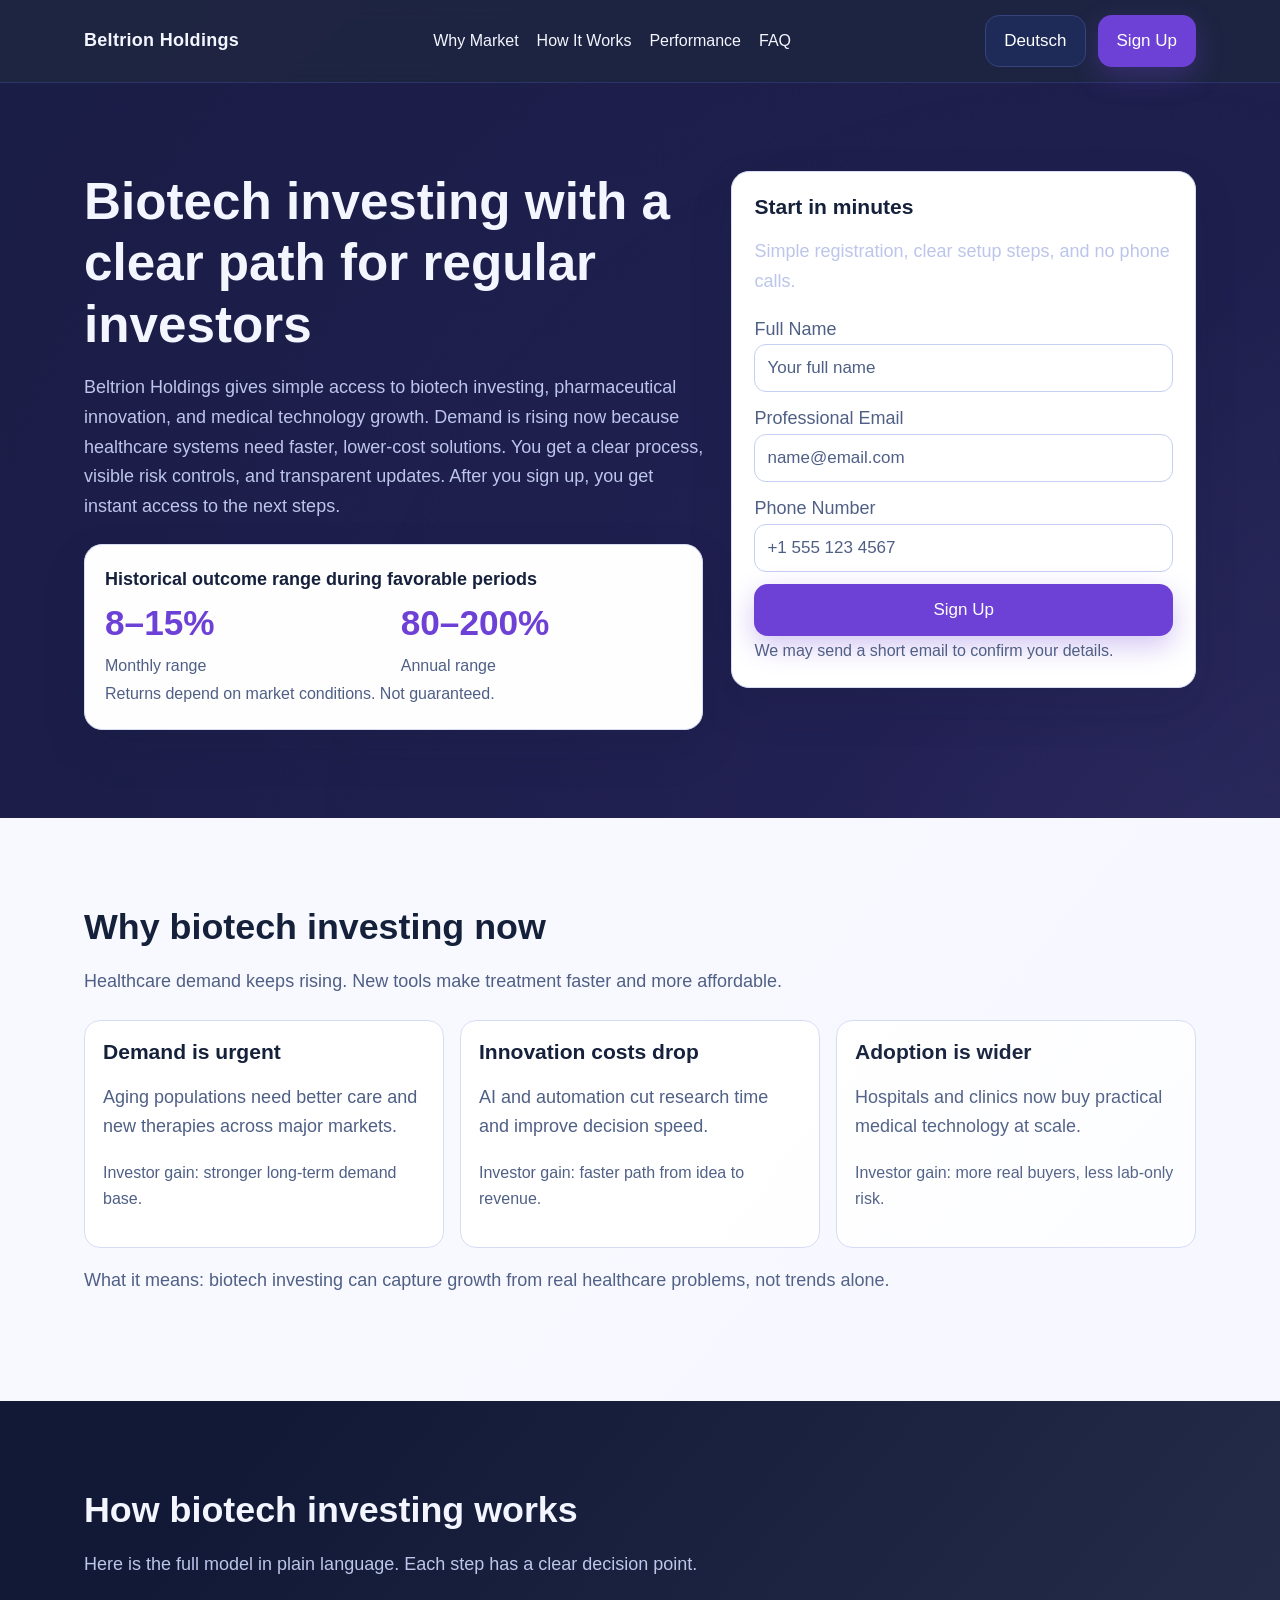
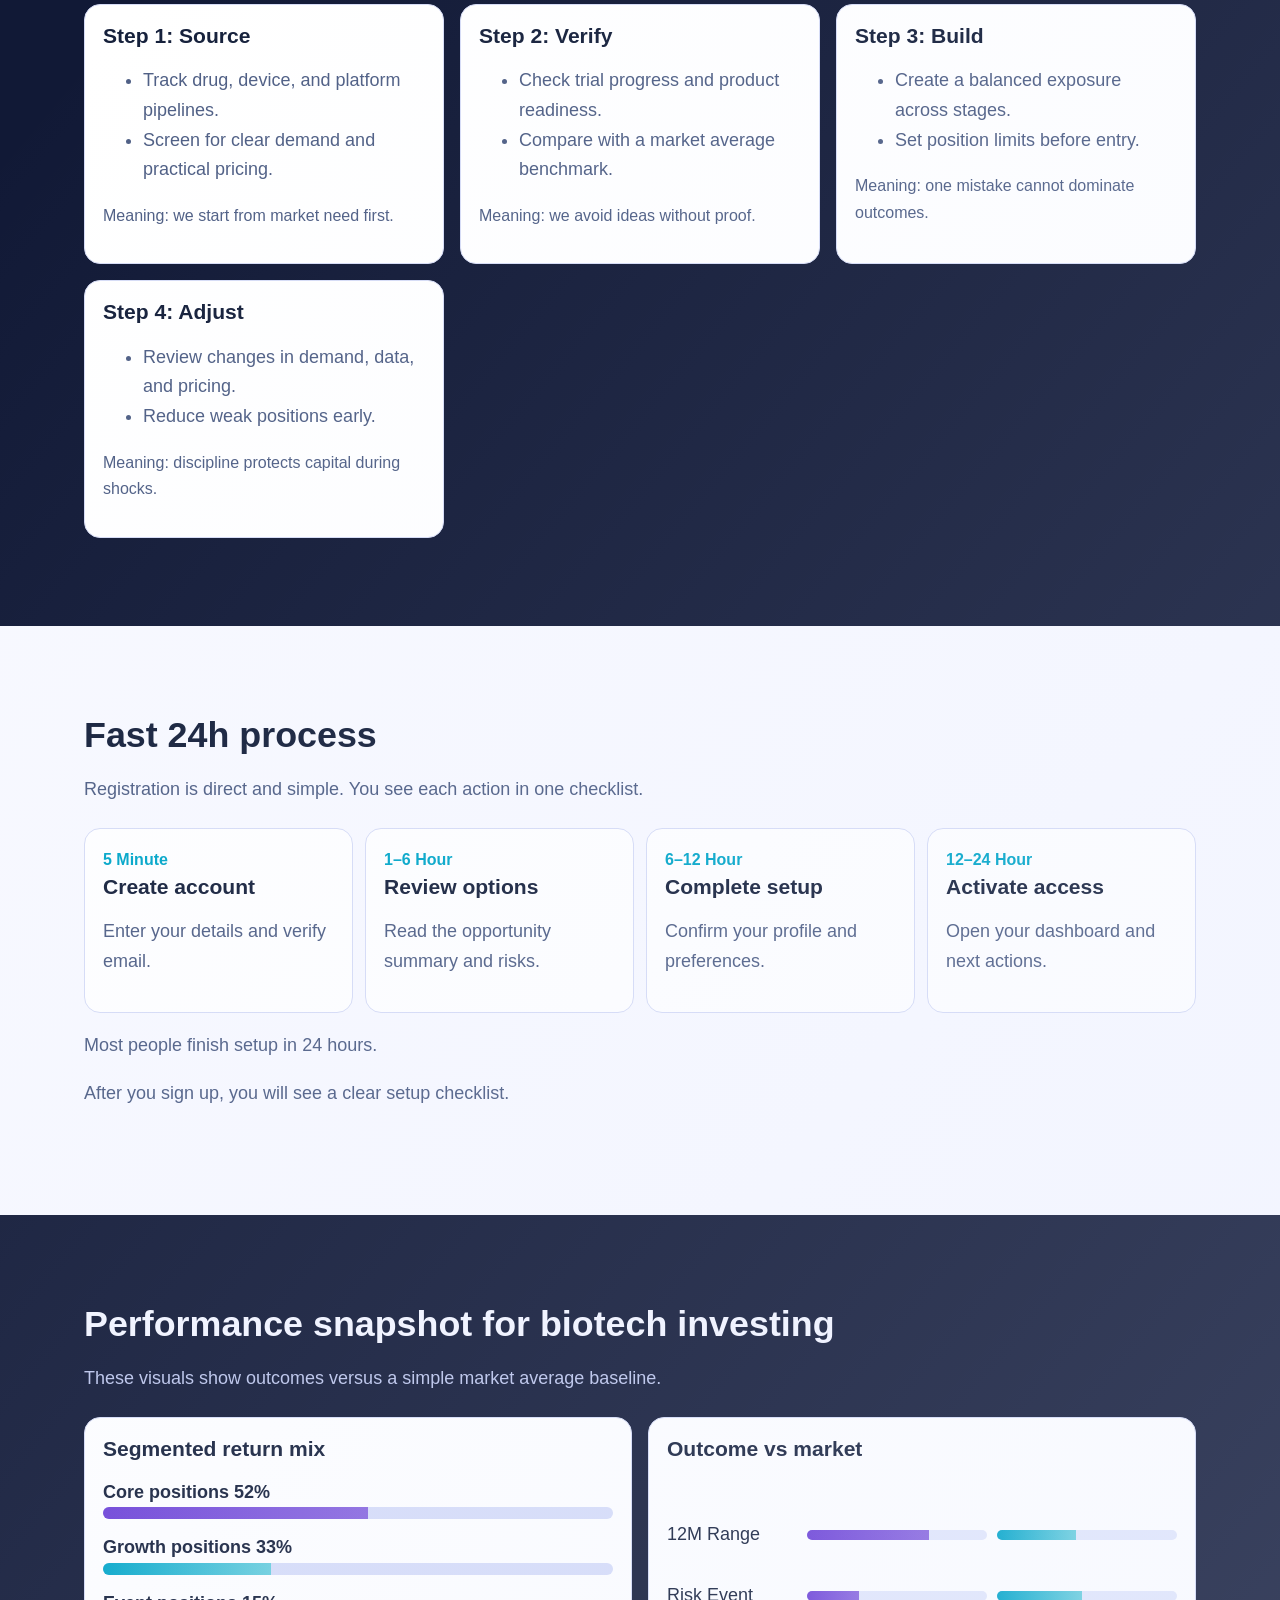
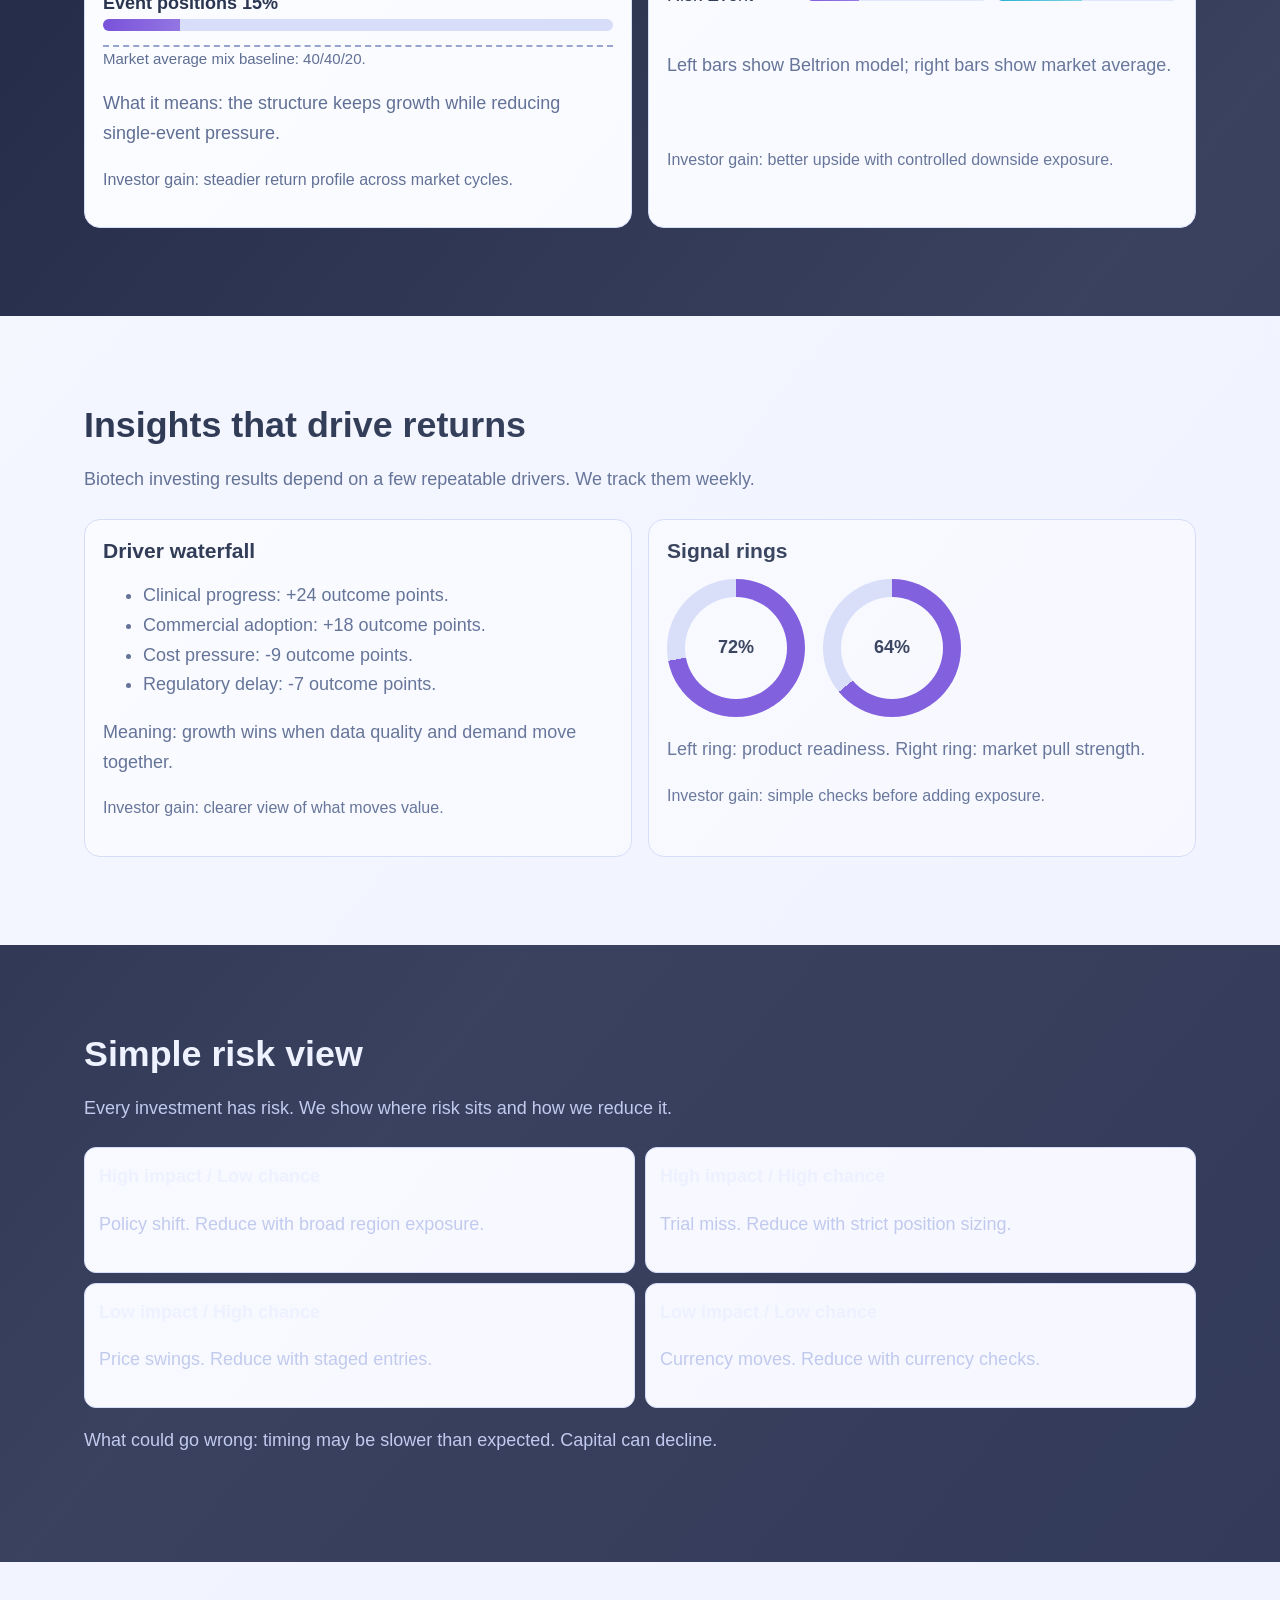
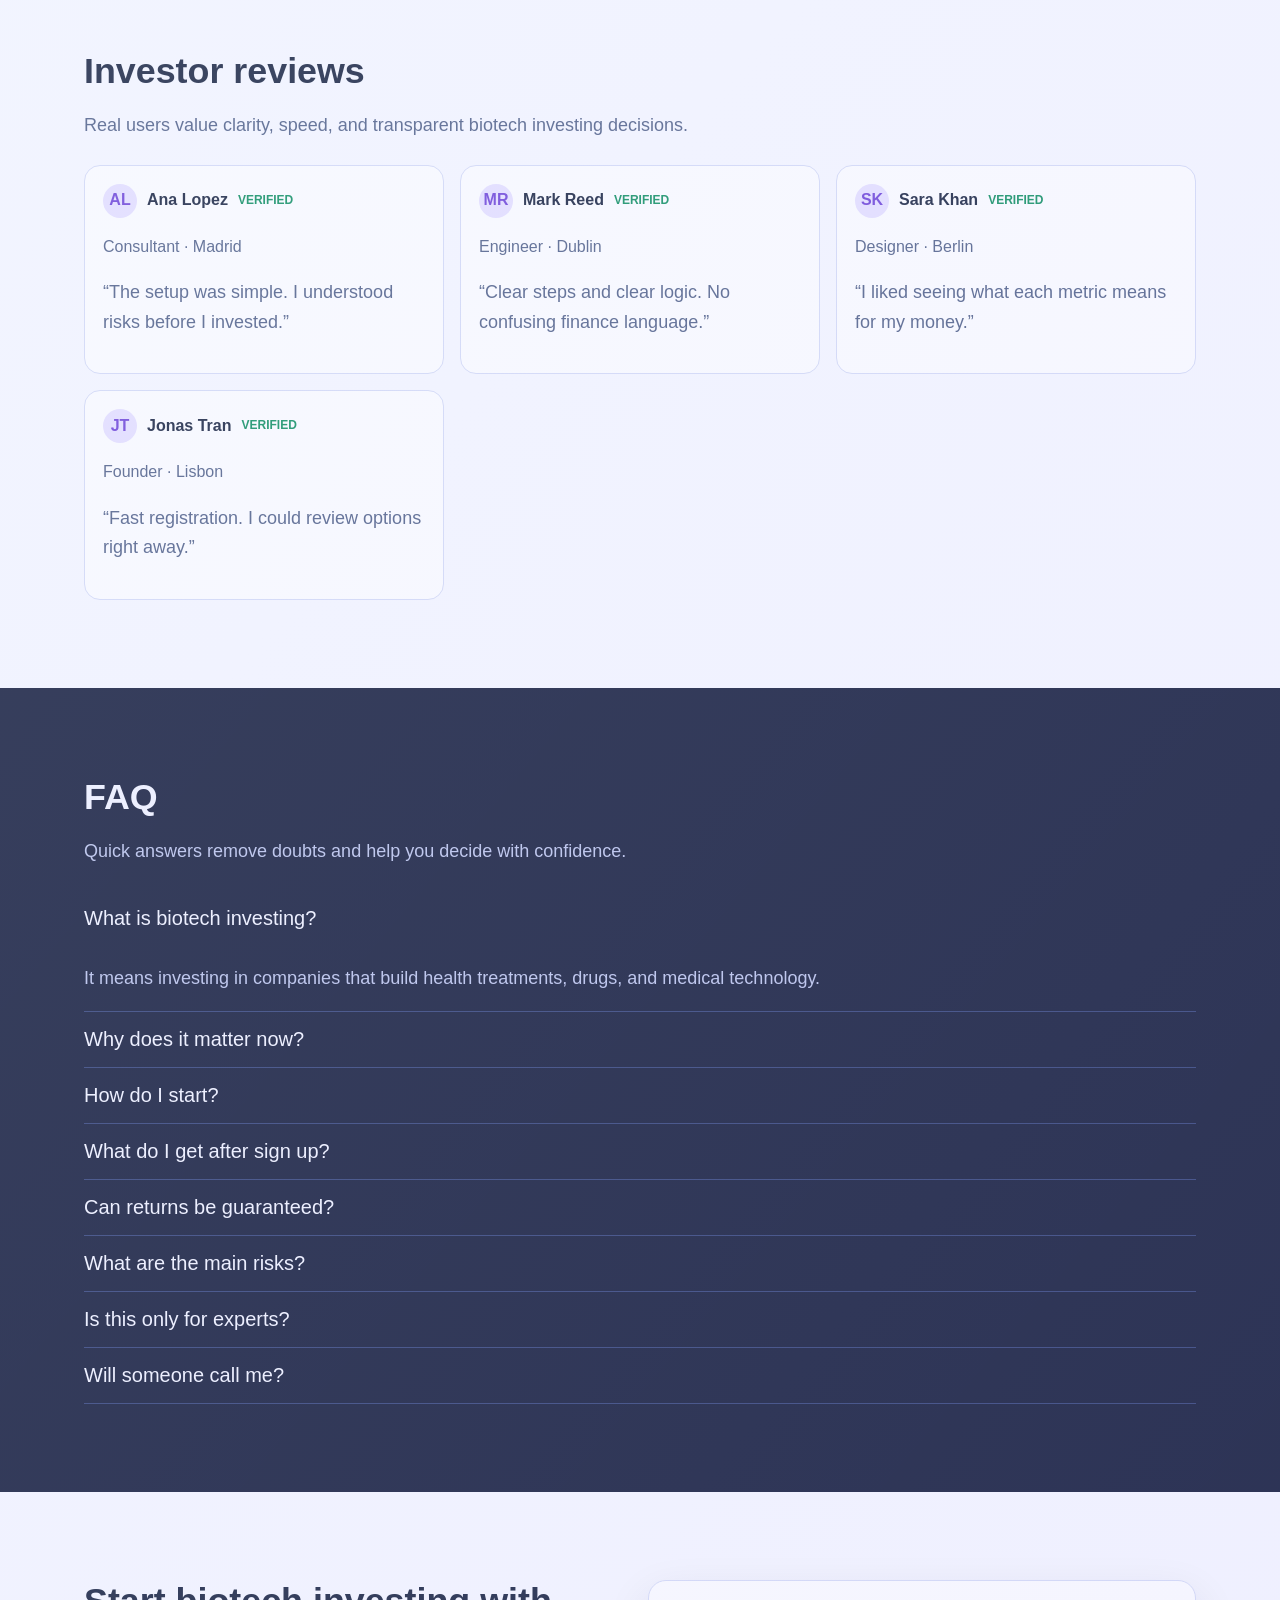
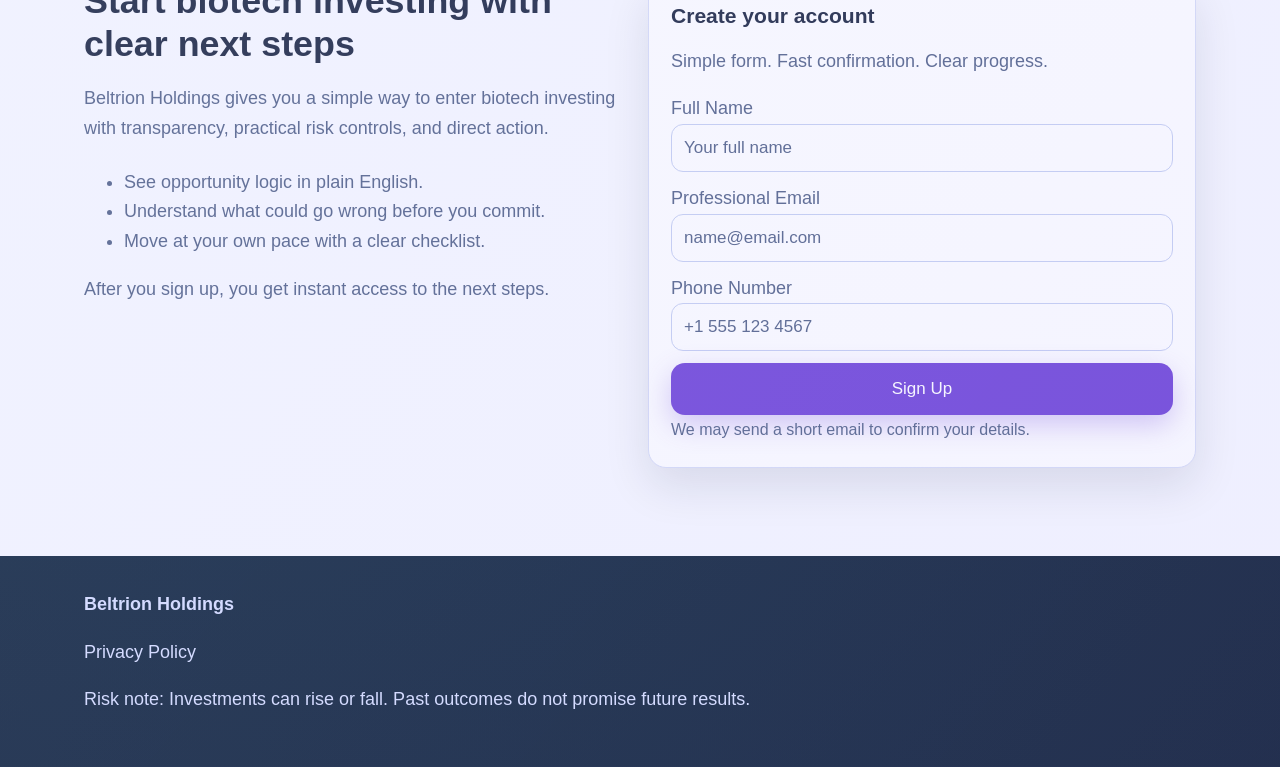
<file: de/index.html>
<!doctype html>
<html lang="en">
<head>
  <meta charset="UTF-8">
  <meta name="viewport" content="width=device-width, initial-scale=1.0">
  <title>Beltrion Holdings DE | Biotech Investing Access</title>
  <meta name="description" content="Beltrion Holdings biotech investing page in English with clear process and sign up steps.">
  <link rel="canonical" href="https://beltrionholdings.com/de/index.html">
  <link rel="alternate" hreflang="en" href="https://beltrionholdings.com/index.html">
  <link rel="alternate" hreflang="de" href="https://beltrionholdings.com/de/index.html">
  <link rel="alternate" hreflang="fr" href="https://beltrionholdings.com/fr/index.html">
  <link rel="alternate" hreflang="es" href="https://beltrionholdings.com/es/index.html">
  <link rel="alternate" hreflang="it" href="https://beltrionholdings.com/it/index.html">
  <link rel="alternate" hreflang="tr" href="https://beltrionholdings.com/tr/index.html">
  <link rel="alternate" hreflang="pt" href="https://beltrionholdings.com/pt/index.html">
  <link rel="alternate" hreflang="ja" href="https://beltrionholdings.com/jp/index.html">
  <link rel="alternate" hreflang="sk" href="https://beltrionholdings.com/sk/index.html">
  <link rel="alternate" hreflang="nl-BE" href="https://beltrionholdings.com/be/index.html">
  <link rel="alternate" hreflang="x-default" href="https://beltrionholdings.com/index.html">
  <meta property="og:title" content="Beltrion Holdings DE | Biotech Investing Access">
  <meta property="og:description" content="Beltrion Holdings biotech investing page in English with clear process and sign up steps.">
  <meta property="og:type" content="website">
  <meta property="og:url" content="https://beltrionholdings.com/de/index.html">
  <meta property="twitter:card" content="summary_large_image">
  <meta property="twitter:title" content="Beltrion Holdings DE | Biotech Investing Access">
  <meta property="twitter:description" content="Beltrion Holdings biotech investing page in English with clear process and sign up steps.">
  <link rel="stylesheet" href="../assets/style.css">
  <script defer src="../assets/app.js"></script>
</head>
<body>
<div class="bg-wrap">
<header class="header">
  <div class="container head-row">
    <a class="brand" href="../index.html">Beltrion Holdings</a>
    <nav class="nav" aria-label="Main navigation">
      <a href="#market">Why Market</a><a href="#model">How It Works</a><a href="#metrics">Performance</a><a href="#faq">FAQ</a>
    </nav>
    <div class="right-tools">
      <div class="lang-wrap">
        <button class="lang-toggle" aria-haspopup="true" aria-expanded="false">Deutsch</button>
        <div class="lang-menu">
          <a href="../index.html"><svg class="flag" viewBox="0 0 18 12"><rect width="18" height="12" fill="#012169"/><path d="M0 0l18 12M18 0L0 12" stroke="#fff" stroke-width="2"/><path d="M0 0l18 12M18 0L0 12" stroke="#C8102E" stroke-width="1"/><rect x="7" width="4" height="12" fill="#fff"/><rect y="4" width="18" height="4" fill="#fff"/><rect x="8" width="2" height="12" fill="#C8102E"/><rect y="5" width="18" height="2" fill="#C8102E"/></svg>English</a>
          <a href="../de/index.html"><svg class="flag" viewBox="0 0 18 12"><rect width="18" height="4" fill="#000"/><rect y="4" width="18" height="4" fill="#DD0000"/><rect y="8" width="18" height="4" fill="#FFCE00"/></svg>Deutsch</a>
          <a href="../fr/index.html"><svg class="flag" viewBox="0 0 18 12"><rect width="6" height="12" fill="#0055A4"/><rect x="6" width="6" height="12" fill="#fff"/><rect x="12" width="6" height="12" fill="#EF4135"/></svg>Français</a>
          <a href="../es/index.html"><svg class="flag" viewBox="0 0 18 12"><rect width="18" height="3" fill="#AA151B"/><rect y="3" width="18" height="6" fill="#F1BF00"/><rect y="9" width="18" height="3" fill="#AA151B"/></svg>Español</a>
          <a href="../it/index.html"><svg class="flag" viewBox="0 0 18 12"><rect width="6" height="12" fill="#009246"/><rect x="6" width="6" height="12" fill="#fff"/><rect x="12" width="6" height="12" fill="#CE2B37"/></svg>Italiano</a>
          <a href="../tr/index.html"><svg class="flag" viewBox="0 0 18 12"><rect width="18" height="12" fill="#E30A17"/><circle cx="7" cy="6" r="3" fill="#fff"/><circle cx="8" cy="6" r="2.4" fill="#E30A17"/></svg>Türkçe</a>
          <a href="../pt/index.html"><svg class="flag" viewBox="0 0 18 12"><rect width="7" height="12" fill="#046A38"/><rect x="7" width="11" height="12" fill="#DA291C"/></svg>Português</a>
          <a href="../jp/index.html"><svg class="flag" viewBox="0 0 18 12"><rect width="18" height="12" fill="#fff"/><circle cx="9" cy="6" r="3" fill="#BC002D"/></svg>日本語</a>
          <a href="../sk/index.html"><svg class="flag" viewBox="0 0 18 12"><rect width="18" height="4" fill="#fff"/><rect y="4" width="18" height="4" fill="#0B4EA2"/><rect y="8" width="18" height="4" fill="#EE1C25"/></svg>Slovak</a>
          <a href="../be/index.html"><svg class="flag" viewBox="0 0 18 12"><rect width="6" height="12" fill="#000"/><rect x="6" width="6" height="12" fill="#FFD90C"/><rect x="12" width="6" height="12" fill="#EF3340"/></svg>Nederlands (BE)</a>
        </div>
      </div>
      <a class="btn btn-primary" href="#signup-final">Sign Up</a>
      <button class="burger" aria-label="Open menu">☰</button>
    </div>
  </div>
</header>

<div class="drawer-backdrop"></div>
<aside class="drawer" aria-label="Mobile menu">
  <button class="burger drawer-close" aria-label="Close menu">✕</button>
  <nav class="form-stack" style="margin:16px 0 20px;">
    <a href="#market">Why Market</a><a href="#model">How It Works</a><a href="#metrics">Performance</a><a href="#faq">FAQ</a>
  </nav>
  <div class="lang-wrap">
    <button class="lang-toggle">Deutsch</button>
    <div class="lang-menu" style="position:static;display:block;">
      <a href="../index.html">English</a><a href="../de/index.html">Deutsch</a><a href="../fr/index.html">Français</a><a href="../es/index.html">Español</a><a href="../it/index.html">Italiano</a><a href="../tr/index.html">Türkçe</a><a href="../pt/index.html">Português</a><a href="../jp/index.html">日本語</a><a href="../sk/index.html">Slovak</a><a href="../be/index.html">Nederlands (BE)</a>
    </div>
  </div>
  <a class="btn btn-primary" href="#signup-final" style="margin-top:18px;">Sign Up</a>
</aside>

<main>
<section class="section dark" id="hero">
  <div class="container hero-grid">
    <div class="reveal">
      <h1>Biotech investing with a clear path for regular investors</h1>
      <p>Beltrion Holdings gives simple access to biotech investing, pharmaceutical innovation, and medical technology growth. Demand is rising now because healthcare systems need faster, lower-cost solutions. You get a clear process, visible risk controls, and transparent updates. After you sign up, you get instant access to the next steps.</p>
      <div class="perf">
        <strong>Historical outcome range during favorable periods</strong>
        <div class="perf-split">
          <div><div class="perf-num">8–15%</div><div class="muted">Monthly range</div></div>
          <div><div class="perf-num">80–200%</div><div class="muted">Annual range</div></div>
        </div>
        <small class="muted">Returns depend on market conditions. Not guaranteed.</small>
      </div>
    </div>
    <form class="form-card reveal" aria-label="Sign up form">
      <h3 class="form-title">Start in minutes</h3>
      <p class="form-sub">Simple registration, clear setup steps, and no phone calls.</p>
      <div class="form-stack">
        <label>Full Name<input type="text" placeholder="Your full name" required></label>
        <label>Professional Email<input type="email" placeholder="name@email.com" required></label>
        <label>Phone Number<input type="tel" placeholder="+1 555 123 4567" required></label>
        <button class="btn btn-primary" type="submit">Sign Up</button>
      </div>
      <small class="muted">We may send a short email to confirm your details.</small>
    </form>
  </div>
</section>

<section class="section light reveal" id="market"><div class="container">
  <h2>Why biotech investing now</h2>
  <p class="section-intro">Healthcare demand keeps rising. New tools make treatment faster and more affordable.</p>
  <div class="grid-3">
    <article class="card"><h3>Demand is urgent</h3><p>Aging populations need better care and new therapies across major markets.</p><p class="muted">Investor gain: stronger long-term demand base.</p></article>
    <article class="card"><h3>Innovation costs drop</h3><p>AI and automation cut research time and improve decision speed.</p><p class="muted">Investor gain: faster path from idea to revenue.</p></article>
    <article class="card"><h3>Adoption is wider</h3><p>Hospitals and clinics now buy practical medical technology at scale.</p><p class="muted">Investor gain: more real buyers, less lab-only risk.</p></article>
  </div>
  <p>What it means: biotech investing can capture growth from real healthcare problems, not trends alone.</p>
</div></section>

<section class="section dark reveal" id="model"><div class="container">
  <h2>How biotech investing works</h2>
  <p class="section-intro">Here is the full model in plain language. Each step has a clear decision point.</p>
  <div class="grid-2">
    <article class="card"><h3>Step 1: Source</h3><ul><li>Track drug, device, and platform pipelines.</li><li>Screen for clear demand and practical pricing.</li></ul><p class="muted">Meaning: we start from market need first.</p></article>
    <article class="card"><h3>Step 2: Verify</h3><ul><li>Check trial progress and product readiness.</li><li>Compare with a market average benchmark.</li></ul><p class="muted">Meaning: we avoid ideas without proof.</p></article>
    <article class="card"><h3>Step 3: Build</h3><ul><li>Create a balanced exposure across stages.</li><li>Set position limits before entry.</li></ul><p class="muted">Meaning: one mistake cannot dominate outcomes.</p></article>
    <article class="card"><h3>Step 4: Adjust</h3><ul><li>Review changes in demand, data, and pricing.</li><li>Reduce weak positions early.</li></ul><p class="muted">Meaning: discipline protects capital during shocks.</p></article>
  </div>
</div></section>

<section class="section light reveal" id="process"><div class="container">
  <h2>Fast 24h process</h2>
  <p class="section-intro">Registration is direct and simple. You see each action in one checklist.</p>
  <div class="steps">
    <div class="card"><div class="step-time">5 Minute</div><h3>Create account</h3><p>Enter your details and verify email.</p></div>
    <div class="card"><div class="step-time">1–6 Hour</div><h3>Review options</h3><p>Read the opportunity summary and risks.</p></div>
    <div class="card"><div class="step-time">6–12 Hour</div><h3>Complete setup</h3><p>Confirm your profile and preferences.</p></div>
    <div class="card"><div class="step-time">12–24 Hour</div><h3>Activate access</h3><p>Open your dashboard and next actions.</p></div>
  </div>
  <p>Most people finish setup in 24 hours.</p>
  <p>After you sign up, you will see a clear setup checklist.</p>
</div></section>

<section class="section dark reveal" id="metrics"><div class="container">
  <h2>Performance snapshot for biotech investing</h2>
  <p class="section-intro">These visuals show outcomes versus a simple market average baseline.</p>
  <div class="grid-2">
    <article class="card chart-stack"><h3>Segmented return mix</h3>
      <div class="row"><strong>Core positions 52%</strong><div class="track"><div class="fill-a" style="width:52%"></div></div></div>
      <div class="row"><strong>Growth positions 33%</strong><div class="track"><div class="fill-b" style="width:33%"></div></div></div>
      <div class="row"><strong>Event positions 15%</strong><div class="track"><div class="fill-a" style="width:15%"></div></div></div>
      <div class="base-line">Market average mix baseline: 40/40/20.</div>
      <p>What it means: the structure keeps growth while reducing single-event pressure.</p>
      <p class="muted">Investor gain: steadier return profile across market cycles.</p>
    </article>
    <article class="card dual-bars"><h3>Outcome vs market</h3>
      <div class="bar-row"><span>12M Range</span><div class="mini-track"><div class="fill-a" style="width:68%"></div></div><div class="mini-track"><div class="fill-b" style="width:44%"></div></div></div>
      <div class="bar-row"><span>Risk Event</span><div class="mini-track"><div class="fill-a" style="width:29%"></div></div><div class="mini-track"><div class="fill-b" style="width:47%"></div></div></div>
      <p>Left bars show Beltrion model; right bars show market average.</p>
      <p class="muted">Investor gain: better upside with controlled downside exposure.</p>
    </article>
  </div>
</div></section>

<section class="section light reveal" id="insights"><div class="container">
  <h2>Insights that drive returns</h2>
  <p class="section-intro">Biotech investing results depend on a few repeatable drivers. We track them weekly.</p>
  <div class="grid-2">
    <article class="card">
      <h3>Driver waterfall</h3>
      <ul><li>Clinical progress: +24 outcome points.</li><li>Commercial adoption: +18 outcome points.</li><li>Cost pressure: -9 outcome points.</li><li>Regulatory delay: -7 outcome points.</li></ul>
      <p>Meaning: growth wins when data quality and demand move together.</p>
      <p class="muted">Investor gain: clearer view of what moves value.</p>
    </article>
    <article class="card">
      <h3>Signal rings</h3>
      <div class="rings">
        <div class="ring" style="--val:72%;"><span>72%</span></div>
        <div class="ring" style="--val:64%;"><span>64%</span></div>
      </div>
      <p>Left ring: product readiness. Right ring: market pull strength.</p>
      <p class="muted">Investor gain: simple checks before adding exposure.</p>
    </article>
  </div>
</div></section>

<section class="section dark reveal" id="risk"><div class="container">
  <h2>Simple risk view</h2>
  <p class="section-intro">Every investment has risk. We show where risk sits and how we reduce it.</p>
  <div class="matrix">
    <div class="cell"><strong>High impact / Low chance</strong><p>Policy shift. Reduce with broad region exposure.</p></div>
    <div class="cell"><strong>High impact / High chance</strong><p>Trial miss. Reduce with strict position sizing.</p></div>
    <div class="cell"><strong>Low impact / High chance</strong><p>Price swings. Reduce with staged entries.</p></div>
    <div class="cell"><strong>Low impact / Low chance</strong><p>Currency moves. Reduce with currency checks.</p></div>
  </div>
  <p>What could go wrong: timing may be slower than expected. Capital can decline.</p>
</div></section>

<section class="section light reveal" id="reviews"><div class="container">
  <h2>Investor reviews</h2>
  <p class="section-intro">Real users value clarity, speed, and transparent biotech investing decisions.</p>
  <div class="grid-2">
    <article class="card"><div class="review-head"><span class="avatar">AL</span><strong>Ana Lopez</strong><span class="verified">VERIFIED</span></div><p class="muted">Consultant · Madrid</p><p>“The setup was simple. I understood risks before I invested.”</p></article>
    <article class="card"><div class="review-head"><span class="avatar">MR</span><strong>Mark Reed</strong><span class="verified">VERIFIED</span></div><p class="muted">Engineer · Dublin</p><p>“Clear steps and clear logic. No confusing finance language.”</p></article>
    <article class="card"><div class="review-head"><span class="avatar">SK</span><strong>Sara Khan</strong><span class="verified">VERIFIED</span></div><p class="muted">Designer · Berlin</p><p>“I liked seeing what each metric means for my money.”</p></article>
    <article class="card"><div class="review-head"><span class="avatar">JT</span><strong>Jonas Tran</strong><span class="verified">VERIFIED</span></div><p class="muted">Founder · Lisbon</p><p>“Fast registration. I could review options right away.”</p></article>
  </div>
</div></section>

<section class="section dark reveal" id="faq"><div class="container">
  <h2>FAQ</h2>
  <p class="section-intro">Quick answers remove doubts and help you decide with confidence.</p>
  <div class="faq-item open"><button class="faq-q">What is biotech investing?</button><div class="faq-a"><p>It means investing in companies that build health treatments, drugs, and medical technology.</p></div></div>
  <div class="faq-item"><button class="faq-q">Why does it matter now?</button><div class="faq-a"><p>Healthcare demand is rising fast, and new tools make development faster and cheaper.</p></div></div>
  <div class="faq-item"><button class="faq-q">How do I start?</button><div class="faq-a"><p>Sign up, review options, and follow the setup checklist shown right away.</p></div></div>
  <div class="faq-item"><button class="faq-q">What do I get after sign up?</button><div class="faq-a"><p>After you sign up, you can review the options and choose what to do next.</p></div></div>
  <div class="faq-item"><button class="faq-q">Can returns be guaranteed?</button><div class="faq-a"><p>No. Returns depend on market conditions and can be higher or lower.</p></div></div>
  <div class="faq-item"><button class="faq-q">What are the main risks?</button><div class="faq-a"><p>Trial delays, demand changes, and market swings can reduce performance.</p></div></div>
  <div class="faq-item"><button class="faq-q">Is this only for experts?</button><div class="faq-a"><p>No. The process is made for regular investors who want clarity.</p></div></div>
  <div class="faq-item"><button class="faq-q">Will someone call me?</button><div class="faq-a"><p>No calls. We may send a short email to confirm your details.</p></div></div>
</div></section>

<section class="section light reveal" id="signup-final"><div class="container grid-2">
  <div>
    <h2>Start biotech investing with clear next steps</h2>
    <p class="section-intro">Beltrion Holdings gives you a simple way to enter biotech investing with transparency, practical risk controls, and direct action.</p>
    <ul>
      <li>See opportunity logic in plain English.</li>
      <li>Understand what could go wrong before you commit.</li>
      <li>Move at your own pace with a clear checklist.</li>
    </ul>
    <p>After you sign up, you get instant access to the next steps.</p>
  </div>
  <form class="form-card" aria-label="Final sign up form">
    <h3 class="form-title">Create your account</h3>
    <p class="form-sub">Simple form. Fast confirmation. Clear progress.</p>
    <div class="form-stack">
      <label>Full Name<input type="text" placeholder="Your full name" required></label>
      <label>Professional Email<input type="email" placeholder="name@email.com" required></label>
      <label>Phone Number<input type="tel" placeholder="+1 555 123 4567" required></label>
      <button class="btn btn-primary" type="submit">Sign Up</button>
    </div>
    <small class="muted">We may send a short email to confirm your details.</small>
  </form>
</div></section>
</main>

<footer class="footer"><div class="container">
  <strong>Beltrion Holdings</strong>
  <p><a href="#" data-open-privacy>Privacy Policy</a></p>
  <p>Risk note: Investments can rise or fall. Past outcomes do not promise future results.</p>
</div></footer>

<div class="modal" aria-hidden="true">
  <div class="modal-bg"></div>
  <div class="modal-panel" role="dialog" aria-modal="true" aria-label="Privacy Policy">
    <button class="modal-close-x" data-close-privacy aria-label="Close">×</button>
    <h2>Privacy Policy</h2>
    <p><strong>Introduction:</strong> We explain what data we collect and why.</p>
    <p><strong>Data collection:</strong> We collect name, email, phone, and usage events.</p>
    <p><strong>Legal basis:</strong> We use consent and legitimate business interest.</p>
    <p><strong>Cookies:</strong> Cookies help keep sessions stable and improve page performance.</p>
    <p><strong>Retention:</strong> We keep data only as long as needed for service and law.</p>
    <p><strong>Third-party sharing:</strong> We share data with service providers that support hosting and email.</p>
    <p><strong>Security:</strong> We use encryption, access controls, and routine monitoring.</p>
    <p><strong>User rights:</strong> You can request access, correction, deletion, or export of your data.</p>
    <p><strong>International transfers:</strong> Data may move across regions with contract safeguards.</p>
    <p><strong>Industry risk disclosure:</strong> Digital systems can face outages, fraud attempts, and data risk.</p>
    <p><strong>Contact:</strong> privacy@beltrionholdings.com</p>
    <div class="modal-foot"><button class="btn" data-close-privacy>Close</button></div>
  </div>
</div>

<script type="application/ld+json">
{"@context":"https://schema.org","@graph":[
{"@type":"Organization","name":"Beltrion Holdings","url":"https://beltrionholdings.com","email":"info@beltrionholdings.com"},
{"@type":"WebSite","name":"Beltrion Holdings","url":"https://beltrionholdings.com"},
{"@type":"FAQPage","mainEntity":[
{"@type":"Question","name":"What is biotech investing?","acceptedAnswer":{"@type":"Answer","text":"It means investing in companies that build health treatments, drugs, and medical technology."}},
{"@type":"Question","name":"Why does it matter now?","acceptedAnswer":{"@type":"Answer","text":"Demand for better healthcare is rising, while technology cuts development time."}}
]},
{"@type":"Review","itemReviewed":{"@type":"Organization","name":"Beltrion Holdings"},"reviewRating":{"@type":"Rating","ratingValue":"5"},"author":{"@type":"Person","name":"Ana Lopez"},"reviewBody":"The setup was simple. I understood risks before I invested."}
]}
</script>
</div>
</body>
</html>
</file>
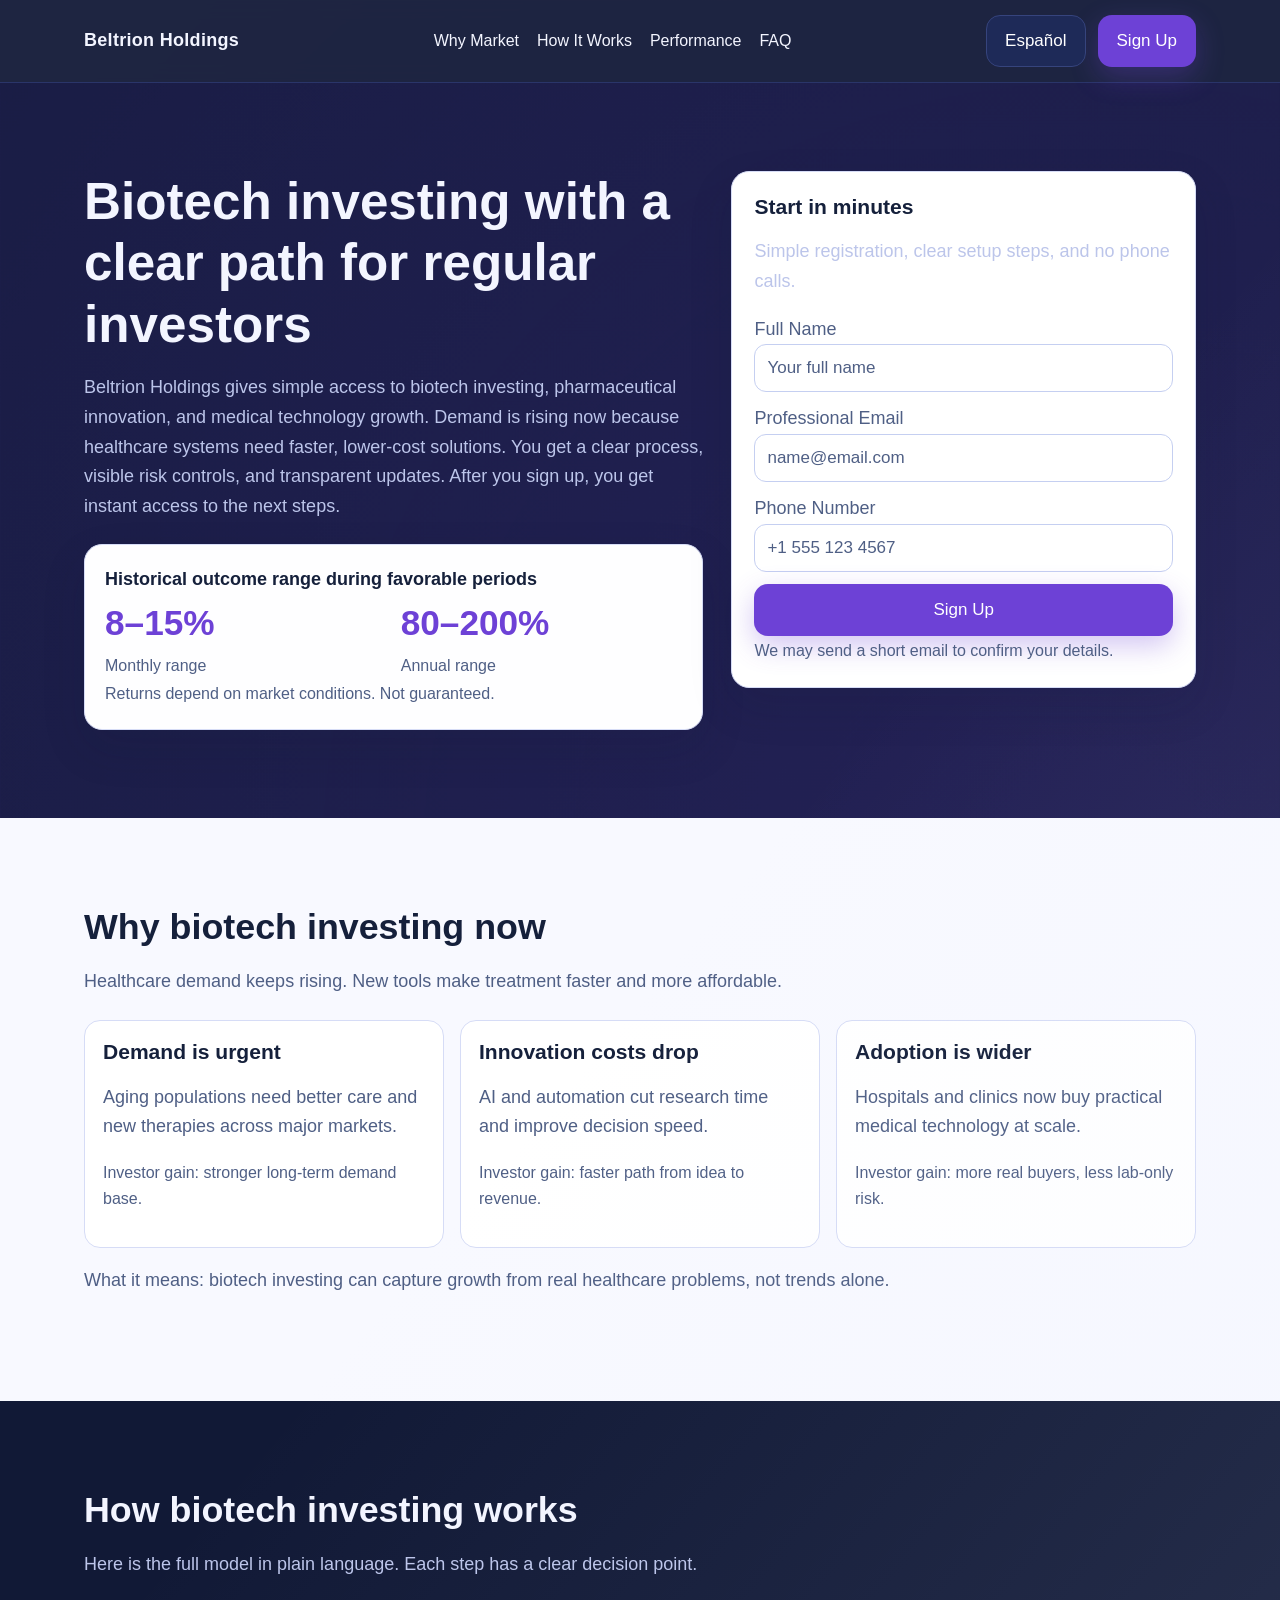
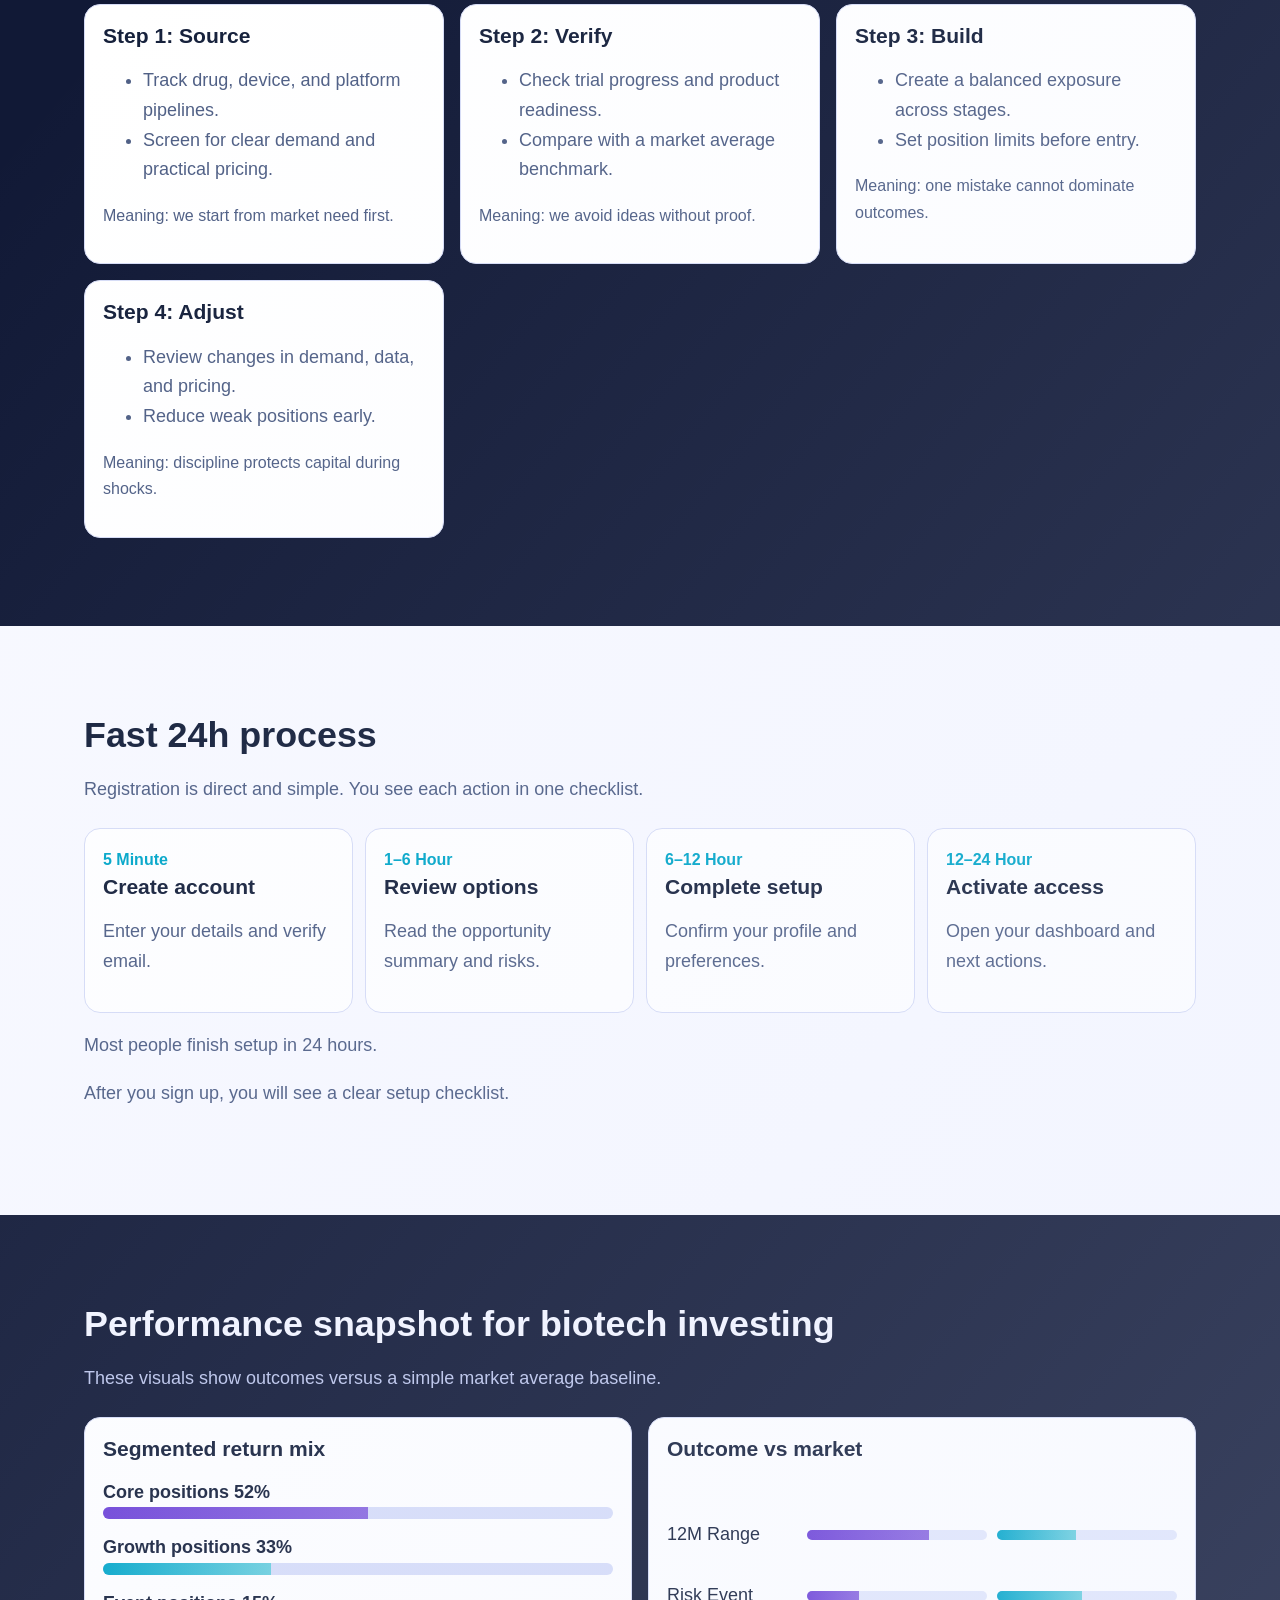
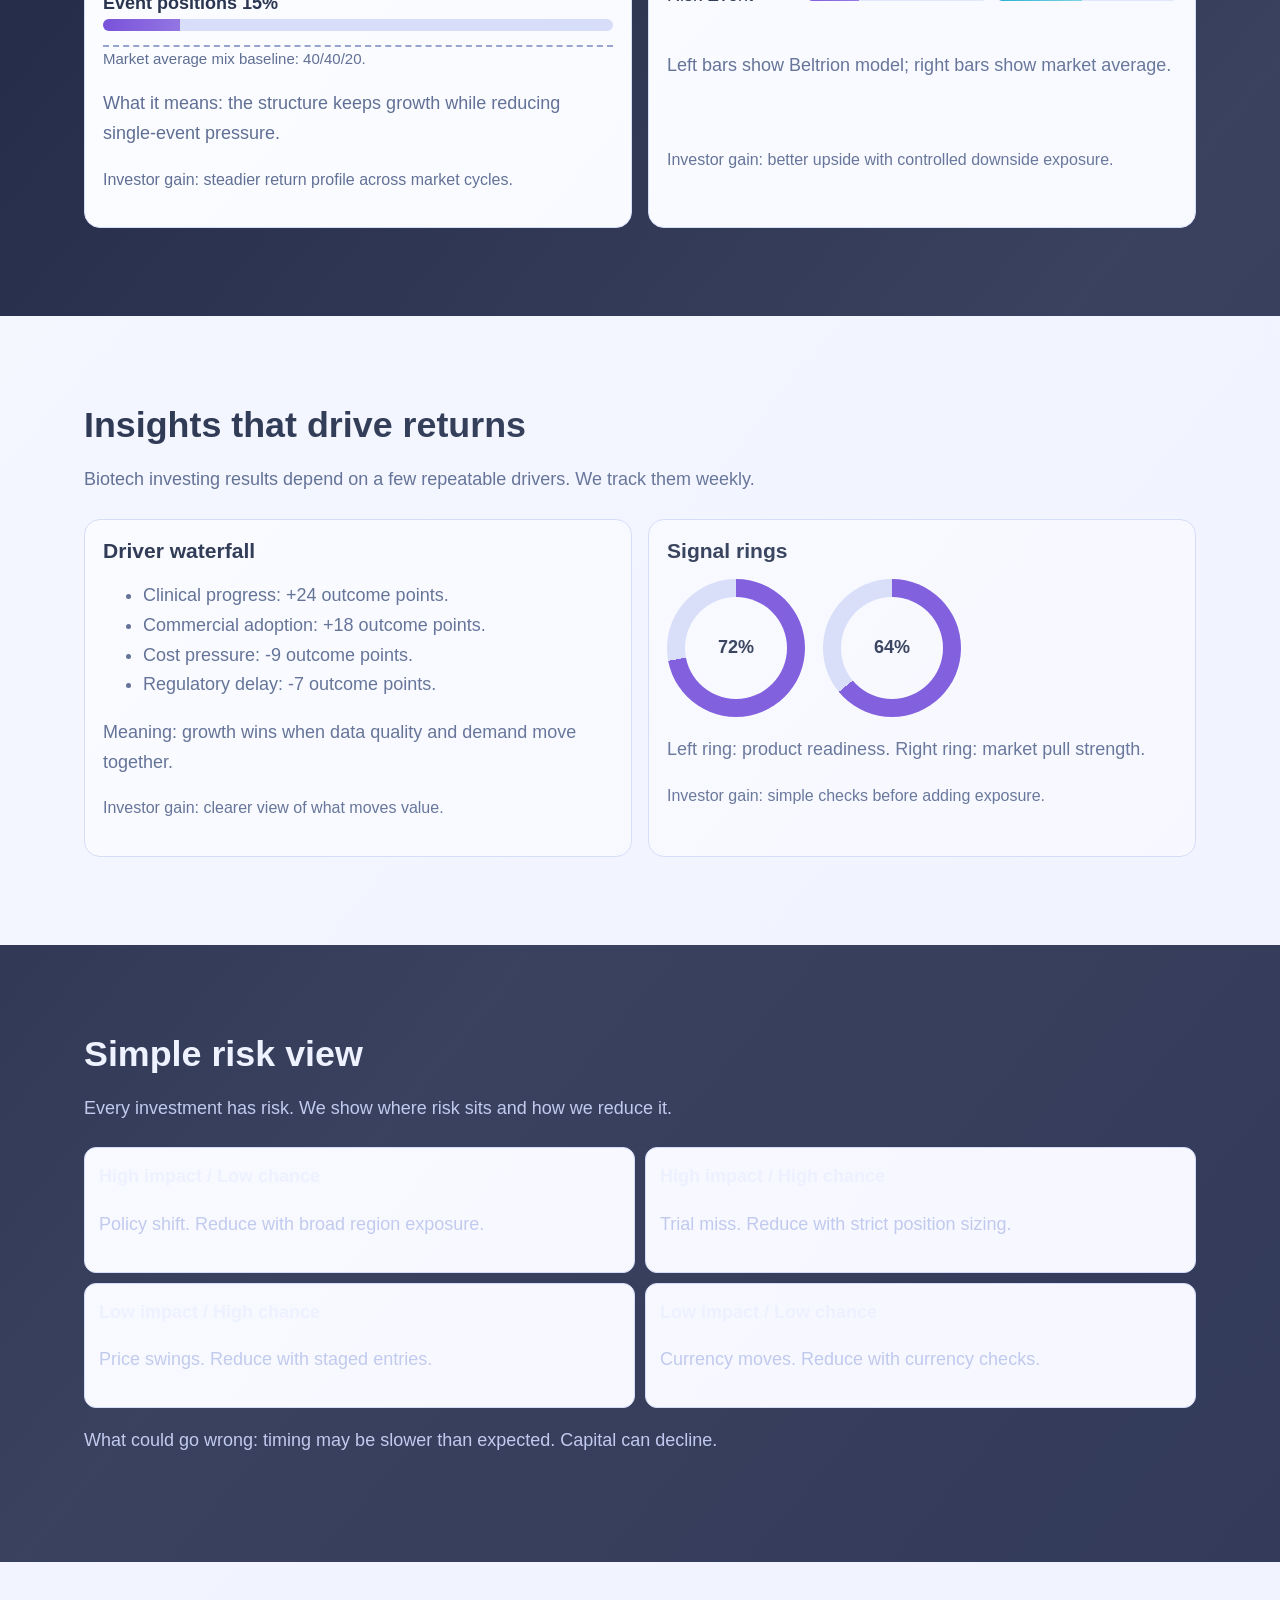
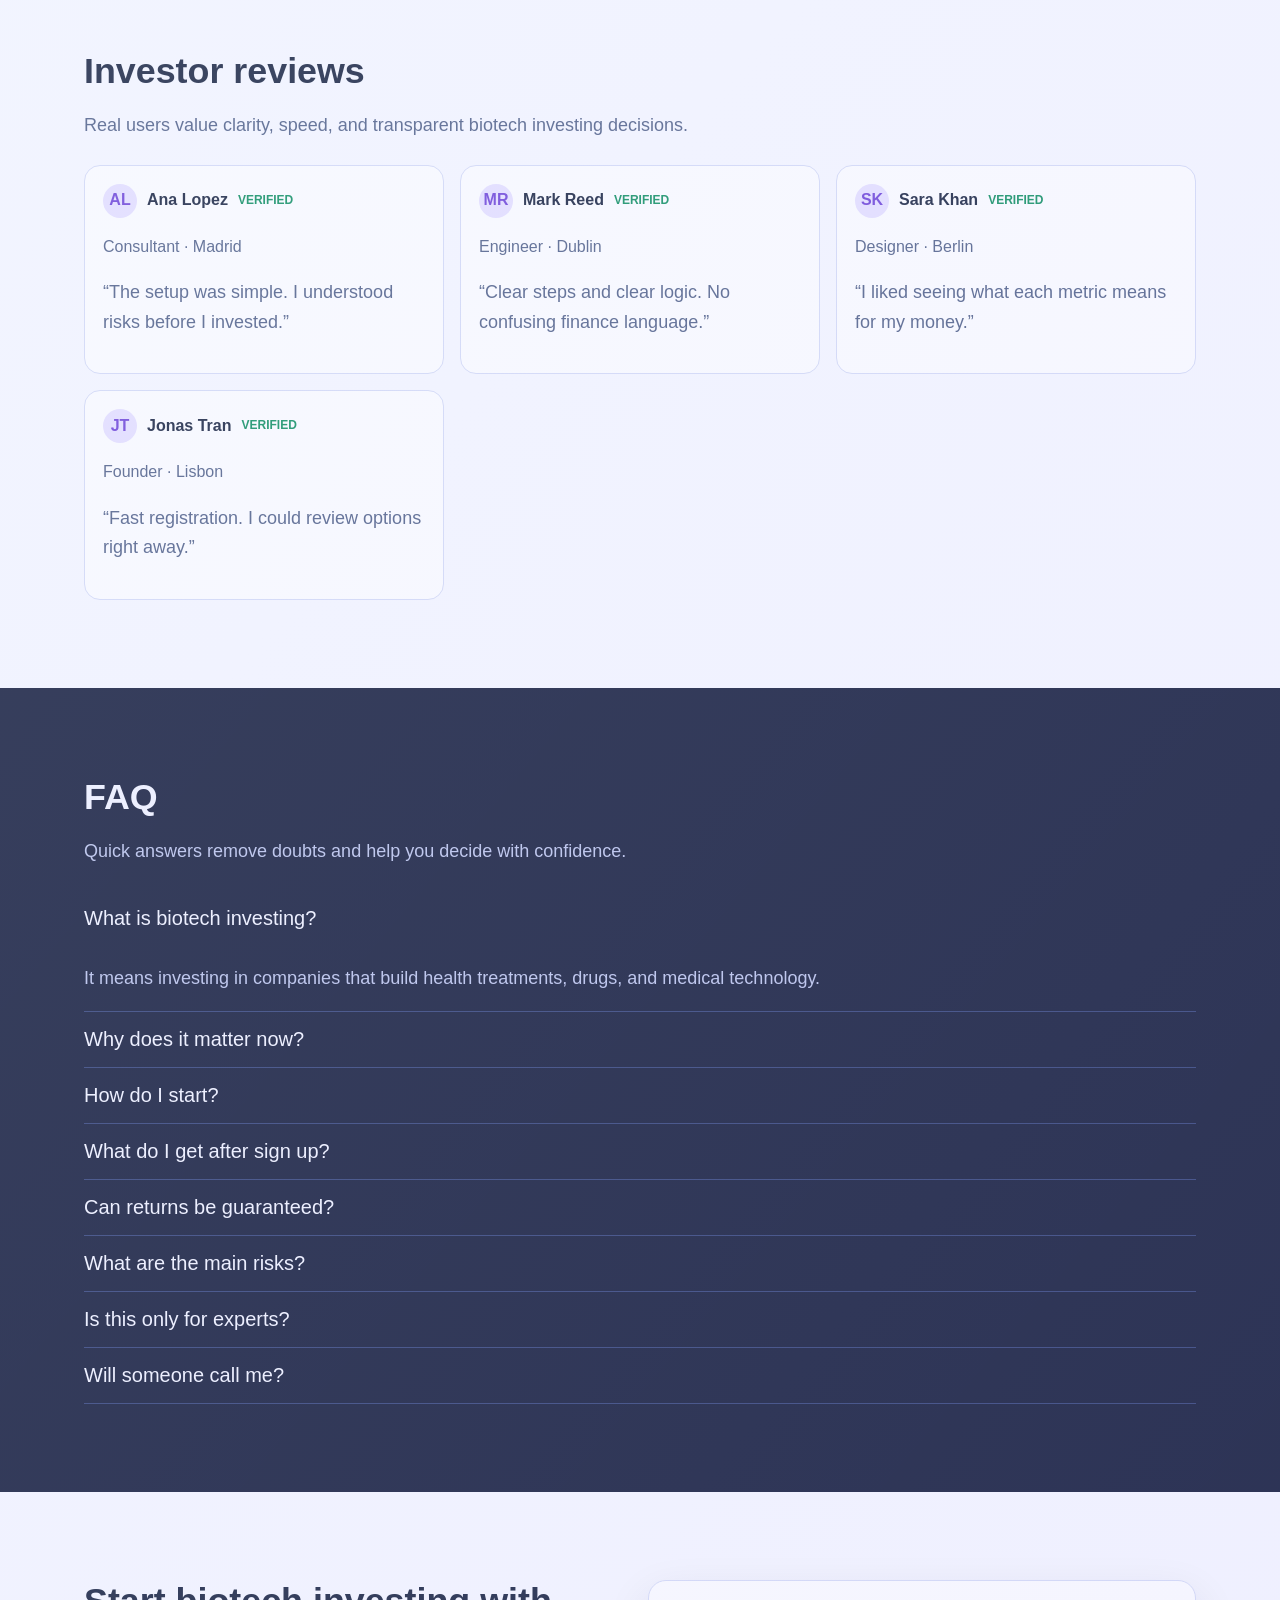
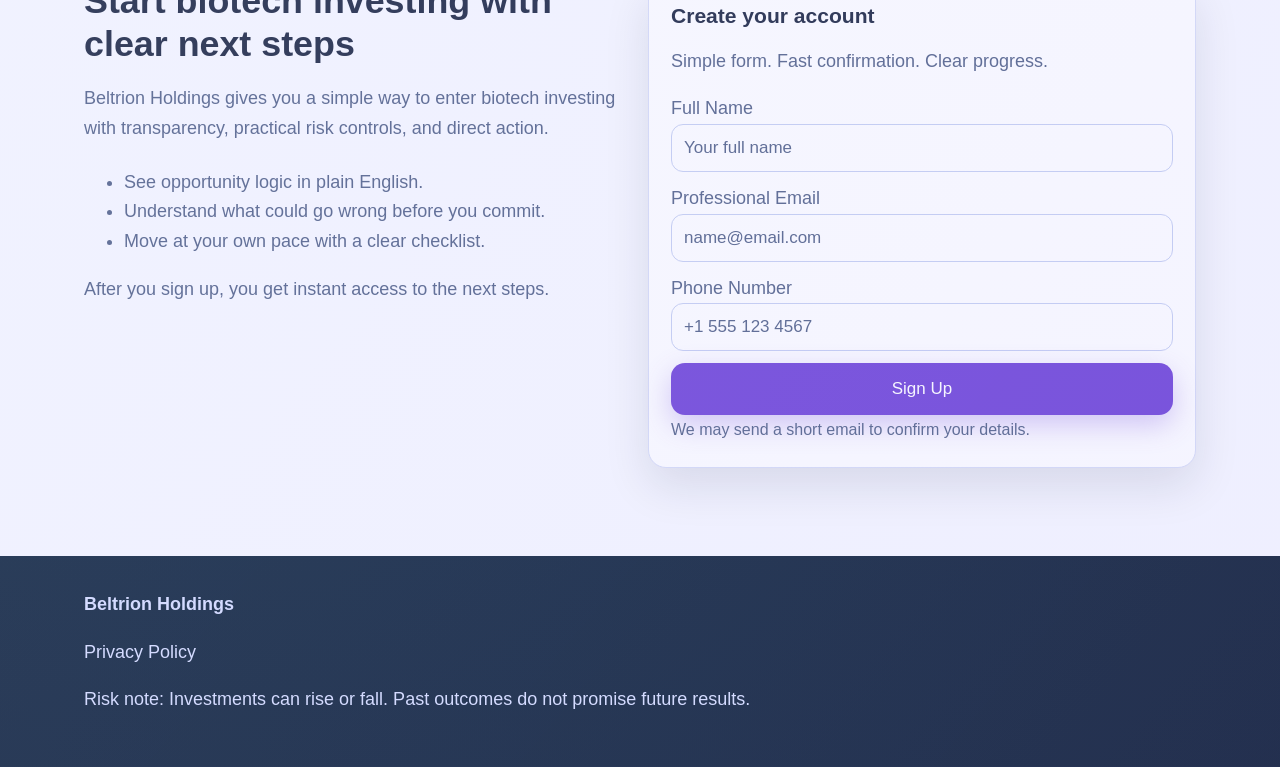
<file: es/index.html>
<!doctype html>
<html lang="en">
<head>
  <meta charset="UTF-8">
  <meta name="viewport" content="width=device-width, initial-scale=1.0">
  <title>Beltrion Holdings ES | Biotech Investing Access</title>
  <meta name="description" content="Simple biotech investing explanation with transparent risks and registration flow.">
  <link rel="canonical" href="https://beltrionholdings.com/es/index.html">
  <link rel="alternate" hreflang="en" href="https://beltrionholdings.com/index.html">
  <link rel="alternate" hreflang="de" href="https://beltrionholdings.com/de/index.html">
  <link rel="alternate" hreflang="fr" href="https://beltrionholdings.com/fr/index.html">
  <link rel="alternate" hreflang="es" href="https://beltrionholdings.com/es/index.html">
  <link rel="alternate" hreflang="it" href="https://beltrionholdings.com/it/index.html">
  <link rel="alternate" hreflang="tr" href="https://beltrionholdings.com/tr/index.html">
  <link rel="alternate" hreflang="pt" href="https://beltrionholdings.com/pt/index.html">
  <link rel="alternate" hreflang="ja" href="https://beltrionholdings.com/jp/index.html">
  <link rel="alternate" hreflang="sk" href="https://beltrionholdings.com/sk/index.html">
  <link rel="alternate" hreflang="nl-BE" href="https://beltrionholdings.com/be/index.html">
  <link rel="alternate" hreflang="x-default" href="https://beltrionholdings.com/index.html">
  <meta property="og:title" content="Beltrion Holdings ES | Biotech Investing Access">
  <meta property="og:description" content="Simple biotech investing explanation with transparent risks and registration flow.">
  <meta property="og:type" content="website">
  <meta property="og:url" content="https://beltrionholdings.com/es/index.html">
  <meta property="twitter:card" content="summary_large_image">
  <meta property="twitter:title" content="Beltrion Holdings ES | Biotech Investing Access">
  <meta property="twitter:description" content="Simple biotech investing explanation with transparent risks and registration flow.">
  <link rel="stylesheet" href="../assets/style.css">
  <script defer src="../assets/app.js"></script>
</head>
<body>
<div class="bg-wrap">
<header class="header">
  <div class="container head-row">
    <a class="brand" href="../index.html">Beltrion Holdings</a>
    <nav class="nav" aria-label="Main navigation">
      <a href="#market">Why Market</a><a href="#model">How It Works</a><a href="#metrics">Performance</a><a href="#faq">FAQ</a>
    </nav>
    <div class="right-tools">
      <div class="lang-wrap">
        <button class="lang-toggle" aria-haspopup="true" aria-expanded="false">Español</button>
        <div class="lang-menu">
          <a href="../index.html"><svg class="flag" viewBox="0 0 18 12"><rect width="18" height="12" fill="#012169"/><path d="M0 0l18 12M18 0L0 12" stroke="#fff" stroke-width="2"/><path d="M0 0l18 12M18 0L0 12" stroke="#C8102E" stroke-width="1"/><rect x="7" width="4" height="12" fill="#fff"/><rect y="4" width="18" height="4" fill="#fff"/><rect x="8" width="2" height="12" fill="#C8102E"/><rect y="5" width="18" height="2" fill="#C8102E"/></svg>English</a>
          <a href="../de/index.html"><svg class="flag" viewBox="0 0 18 12"><rect width="18" height="4" fill="#000"/><rect y="4" width="18" height="4" fill="#DD0000"/><rect y="8" width="18" height="4" fill="#FFCE00"/></svg>Deutsch</a>
          <a href="../fr/index.html"><svg class="flag" viewBox="0 0 18 12"><rect width="6" height="12" fill="#0055A4"/><rect x="6" width="6" height="12" fill="#fff"/><rect x="12" width="6" height="12" fill="#EF4135"/></svg>Français</a>
          <a href="../es/index.html"><svg class="flag" viewBox="0 0 18 12"><rect width="18" height="3" fill="#AA151B"/><rect y="3" width="18" height="6" fill="#F1BF00"/><rect y="9" width="18" height="3" fill="#AA151B"/></svg>Español</a>
          <a href="../it/index.html"><svg class="flag" viewBox="0 0 18 12"><rect width="6" height="12" fill="#009246"/><rect x="6" width="6" height="12" fill="#fff"/><rect x="12" width="6" height="12" fill="#CE2B37"/></svg>Italiano</a>
          <a href="../tr/index.html"><svg class="flag" viewBox="0 0 18 12"><rect width="18" height="12" fill="#E30A17"/><circle cx="7" cy="6" r="3" fill="#fff"/><circle cx="8" cy="6" r="2.4" fill="#E30A17"/></svg>Türkçe</a>
          <a href="../pt/index.html"><svg class="flag" viewBox="0 0 18 12"><rect width="7" height="12" fill="#046A38"/><rect x="7" width="11" height="12" fill="#DA291C"/></svg>Português</a>
          <a href="../jp/index.html"><svg class="flag" viewBox="0 0 18 12"><rect width="18" height="12" fill="#fff"/><circle cx="9" cy="6" r="3" fill="#BC002D"/></svg>日本語</a>
          <a href="../sk/index.html"><svg class="flag" viewBox="0 0 18 12"><rect width="18" height="4" fill="#fff"/><rect y="4" width="18" height="4" fill="#0B4EA2"/><rect y="8" width="18" height="4" fill="#EE1C25"/></svg>Slovak</a>
          <a href="../be/index.html"><svg class="flag" viewBox="0 0 18 12"><rect width="6" height="12" fill="#000"/><rect x="6" width="6" height="12" fill="#FFD90C"/><rect x="12" width="6" height="12" fill="#EF3340"/></svg>Nederlands (BE)</a>
        </div>
      </div>
      <a class="btn btn-primary" href="#signup-final">Sign Up</a>
      <button class="burger" aria-label="Open menu">☰</button>
    </div>
  </div>
</header>

<div class="drawer-backdrop"></div>
<aside class="drawer" aria-label="Mobile menu">
  <button class="burger drawer-close" aria-label="Close menu">✕</button>
  <nav class="form-stack" style="margin:16px 0 20px;">
    <a href="#market">Why Market</a><a href="#model">How It Works</a><a href="#metrics">Performance</a><a href="#faq">FAQ</a>
  </nav>
  <div class="lang-wrap">
    <button class="lang-toggle">Español</button>
    <div class="lang-menu" style="position:static;display:block;">
      <a href="../index.html">English</a><a href="../de/index.html">Deutsch</a><a href="../fr/index.html">Français</a><a href="../es/index.html">Español</a><a href="../it/index.html">Italiano</a><a href="../tr/index.html">Türkçe</a><a href="../pt/index.html">Português</a><a href="../jp/index.html">日本語</a><a href="../sk/index.html">Slovak</a><a href="../be/index.html">Nederlands (BE)</a>
    </div>
  </div>
  <a class="btn btn-primary" href="#signup-final" style="margin-top:18px;">Sign Up</a>
</aside>

<main>
<section class="section dark" id="hero">
  <div class="container hero-grid">
    <div class="reveal">
      <h1>Biotech investing with a clear path for regular investors</h1>
      <p>Beltrion Holdings gives simple access to biotech investing, pharmaceutical innovation, and medical technology growth. Demand is rising now because healthcare systems need faster, lower-cost solutions. You get a clear process, visible risk controls, and transparent updates. After you sign up, you get instant access to the next steps.</p>
      <div class="perf">
        <strong>Historical outcome range during favorable periods</strong>
        <div class="perf-split">
          <div><div class="perf-num">8–15%</div><div class="muted">Monthly range</div></div>
          <div><div class="perf-num">80–200%</div><div class="muted">Annual range</div></div>
        </div>
        <small class="muted">Returns depend on market conditions. Not guaranteed.</small>
      </div>
    </div>
    <form class="form-card reveal" aria-label="Sign up form">
      <h3 class="form-title">Start in minutes</h3>
      <p class="form-sub">Simple registration, clear setup steps, and no phone calls.</p>
      <div class="form-stack">
        <label>Full Name<input type="text" placeholder="Your full name" required></label>
        <label>Professional Email<input type="email" placeholder="name@email.com" required></label>
        <label>Phone Number<input type="tel" placeholder="+1 555 123 4567" required></label>
        <button class="btn btn-primary" type="submit">Sign Up</button>
      </div>
      <small class="muted">We may send a short email to confirm your details.</small>
    </form>
  </div>
</section>

<section class="section light reveal" id="market"><div class="container">
  <h2>Why biotech investing now</h2>
  <p class="section-intro">Healthcare demand keeps rising. New tools make treatment faster and more affordable.</p>
  <div class="grid-3">
    <article class="card"><h3>Demand is urgent</h3><p>Aging populations need better care and new therapies across major markets.</p><p class="muted">Investor gain: stronger long-term demand base.</p></article>
    <article class="card"><h3>Innovation costs drop</h3><p>AI and automation cut research time and improve decision speed.</p><p class="muted">Investor gain: faster path from idea to revenue.</p></article>
    <article class="card"><h3>Adoption is wider</h3><p>Hospitals and clinics now buy practical medical technology at scale.</p><p class="muted">Investor gain: more real buyers, less lab-only risk.</p></article>
  </div>
  <p>What it means: biotech investing can capture growth from real healthcare problems, not trends alone.</p>
</div></section>

<section class="section dark reveal" id="model"><div class="container">
  <h2>How biotech investing works</h2>
  <p class="section-intro">Here is the full model in plain language. Each step has a clear decision point.</p>
  <div class="grid-2">
    <article class="card"><h3>Step 1: Source</h3><ul><li>Track drug, device, and platform pipelines.</li><li>Screen for clear demand and practical pricing.</li></ul><p class="muted">Meaning: we start from market need first.</p></article>
    <article class="card"><h3>Step 2: Verify</h3><ul><li>Check trial progress and product readiness.</li><li>Compare with a market average benchmark.</li></ul><p class="muted">Meaning: we avoid ideas without proof.</p></article>
    <article class="card"><h3>Step 3: Build</h3><ul><li>Create a balanced exposure across stages.</li><li>Set position limits before entry.</li></ul><p class="muted">Meaning: one mistake cannot dominate outcomes.</p></article>
    <article class="card"><h3>Step 4: Adjust</h3><ul><li>Review changes in demand, data, and pricing.</li><li>Reduce weak positions early.</li></ul><p class="muted">Meaning: discipline protects capital during shocks.</p></article>
  </div>
</div></section>

<section class="section light reveal" id="process"><div class="container">
  <h2>Fast 24h process</h2>
  <p class="section-intro">Registration is direct and simple. You see each action in one checklist.</p>
  <div class="steps">
    <div class="card"><div class="step-time">5 Minute</div><h3>Create account</h3><p>Enter your details and verify email.</p></div>
    <div class="card"><div class="step-time">1–6 Hour</div><h3>Review options</h3><p>Read the opportunity summary and risks.</p></div>
    <div class="card"><div class="step-time">6–12 Hour</div><h3>Complete setup</h3><p>Confirm your profile and preferences.</p></div>
    <div class="card"><div class="step-time">12–24 Hour</div><h3>Activate access</h3><p>Open your dashboard and next actions.</p></div>
  </div>
  <p>Most people finish setup in 24 hours.</p>
  <p>After you sign up, you will see a clear setup checklist.</p>
</div></section>

<section class="section dark reveal" id="metrics"><div class="container">
  <h2>Performance snapshot for biotech investing</h2>
  <p class="section-intro">These visuals show outcomes versus a simple market average baseline.</p>
  <div class="grid-2">
    <article class="card chart-stack"><h3>Segmented return mix</h3>
      <div class="row"><strong>Core positions 52%</strong><div class="track"><div class="fill-a" style="width:52%"></div></div></div>
      <div class="row"><strong>Growth positions 33%</strong><div class="track"><div class="fill-b" style="width:33%"></div></div></div>
      <div class="row"><strong>Event positions 15%</strong><div class="track"><div class="fill-a" style="width:15%"></div></div></div>
      <div class="base-line">Market average mix baseline: 40/40/20.</div>
      <p>What it means: the structure keeps growth while reducing single-event pressure.</p>
      <p class="muted">Investor gain: steadier return profile across market cycles.</p>
    </article>
    <article class="card dual-bars"><h3>Outcome vs market</h3>
      <div class="bar-row"><span>12M Range</span><div class="mini-track"><div class="fill-a" style="width:68%"></div></div><div class="mini-track"><div class="fill-b" style="width:44%"></div></div></div>
      <div class="bar-row"><span>Risk Event</span><div class="mini-track"><div class="fill-a" style="width:29%"></div></div><div class="mini-track"><div class="fill-b" style="width:47%"></div></div></div>
      <p>Left bars show Beltrion model; right bars show market average.</p>
      <p class="muted">Investor gain: better upside with controlled downside exposure.</p>
    </article>
  </div>
</div></section>

<section class="section light reveal" id="insights"><div class="container">
  <h2>Insights that drive returns</h2>
  <p class="section-intro">Biotech investing results depend on a few repeatable drivers. We track them weekly.</p>
  <div class="grid-2">
    <article class="card">
      <h3>Driver waterfall</h3>
      <ul><li>Clinical progress: +24 outcome points.</li><li>Commercial adoption: +18 outcome points.</li><li>Cost pressure: -9 outcome points.</li><li>Regulatory delay: -7 outcome points.</li></ul>
      <p>Meaning: growth wins when data quality and demand move together.</p>
      <p class="muted">Investor gain: clearer view of what moves value.</p>
    </article>
    <article class="card">
      <h3>Signal rings</h3>
      <div class="rings">
        <div class="ring" style="--val:72%;"><span>72%</span></div>
        <div class="ring" style="--val:64%;"><span>64%</span></div>
      </div>
      <p>Left ring: product readiness. Right ring: market pull strength.</p>
      <p class="muted">Investor gain: simple checks before adding exposure.</p>
    </article>
  </div>
</div></section>

<section class="section dark reveal" id="risk"><div class="container">
  <h2>Simple risk view</h2>
  <p class="section-intro">Every investment has risk. We show where risk sits and how we reduce it.</p>
  <div class="matrix">
    <div class="cell"><strong>High impact / Low chance</strong><p>Policy shift. Reduce with broad region exposure.</p></div>
    <div class="cell"><strong>High impact / High chance</strong><p>Trial miss. Reduce with strict position sizing.</p></div>
    <div class="cell"><strong>Low impact / High chance</strong><p>Price swings. Reduce with staged entries.</p></div>
    <div class="cell"><strong>Low impact / Low chance</strong><p>Currency moves. Reduce with currency checks.</p></div>
  </div>
  <p>What could go wrong: timing may be slower than expected. Capital can decline.</p>
</div></section>

<section class="section light reveal" id="reviews"><div class="container">
  <h2>Investor reviews</h2>
  <p class="section-intro">Real users value clarity, speed, and transparent biotech investing decisions.</p>
  <div class="grid-2">
    <article class="card"><div class="review-head"><span class="avatar">AL</span><strong>Ana Lopez</strong><span class="verified">VERIFIED</span></div><p class="muted">Consultant · Madrid</p><p>“The setup was simple. I understood risks before I invested.”</p></article>
    <article class="card"><div class="review-head"><span class="avatar">MR</span><strong>Mark Reed</strong><span class="verified">VERIFIED</span></div><p class="muted">Engineer · Dublin</p><p>“Clear steps and clear logic. No confusing finance language.”</p></article>
    <article class="card"><div class="review-head"><span class="avatar">SK</span><strong>Sara Khan</strong><span class="verified">VERIFIED</span></div><p class="muted">Designer · Berlin</p><p>“I liked seeing what each metric means for my money.”</p></article>
    <article class="card"><div class="review-head"><span class="avatar">JT</span><strong>Jonas Tran</strong><span class="verified">VERIFIED</span></div><p class="muted">Founder · Lisbon</p><p>“Fast registration. I could review options right away.”</p></article>
  </div>
</div></section>

<section class="section dark reveal" id="faq"><div class="container">
  <h2>FAQ</h2>
  <p class="section-intro">Quick answers remove doubts and help you decide with confidence.</p>
  <div class="faq-item open"><button class="faq-q">What is biotech investing?</button><div class="faq-a"><p>It means investing in companies that build health treatments, drugs, and medical technology.</p></div></div>
  <div class="faq-item"><button class="faq-q">Why does it matter now?</button><div class="faq-a"><p>Healthcare demand is rising fast, and new tools make development faster and cheaper.</p></div></div>
  <div class="faq-item"><button class="faq-q">How do I start?</button><div class="faq-a"><p>Sign up, review options, and follow the setup checklist shown right away.</p></div></div>
  <div class="faq-item"><button class="faq-q">What do I get after sign up?</button><div class="faq-a"><p>After you sign up, you can review the options and choose what to do next.</p></div></div>
  <div class="faq-item"><button class="faq-q">Can returns be guaranteed?</button><div class="faq-a"><p>No. Returns depend on market conditions and can be higher or lower.</p></div></div>
  <div class="faq-item"><button class="faq-q">What are the main risks?</button><div class="faq-a"><p>Trial delays, demand changes, and market swings can reduce performance.</p></div></div>
  <div class="faq-item"><button class="faq-q">Is this only for experts?</button><div class="faq-a"><p>No. The process is made for regular investors who want clarity.</p></div></div>
  <div class="faq-item"><button class="faq-q">Will someone call me?</button><div class="faq-a"><p>No calls. We may send a short email to confirm your details.</p></div></div>
</div></section>

<section class="section light reveal" id="signup-final"><div class="container grid-2">
  <div>
    <h2>Start biotech investing with clear next steps</h2>
    <p class="section-intro">Beltrion Holdings gives you a simple way to enter biotech investing with transparency, practical risk controls, and direct action.</p>
    <ul>
      <li>See opportunity logic in plain English.</li>
      <li>Understand what could go wrong before you commit.</li>
      <li>Move at your own pace with a clear checklist.</li>
    </ul>
    <p>After you sign up, you get instant access to the next steps.</p>
  </div>
  <form class="form-card" aria-label="Final sign up form">
    <h3 class="form-title">Create your account</h3>
    <p class="form-sub">Simple form. Fast confirmation. Clear progress.</p>
    <div class="form-stack">
      <label>Full Name<input type="text" placeholder="Your full name" required></label>
      <label>Professional Email<input type="email" placeholder="name@email.com" required></label>
      <label>Phone Number<input type="tel" placeholder="+1 555 123 4567" required></label>
      <button class="btn btn-primary" type="submit">Sign Up</button>
    </div>
    <small class="muted">We may send a short email to confirm your details.</small>
  </form>
</div></section>
</main>

<footer class="footer"><div class="container">
  <strong>Beltrion Holdings</strong>
  <p><a href="#" data-open-privacy>Privacy Policy</a></p>
  <p>Risk note: Investments can rise or fall. Past outcomes do not promise future results.</p>
</div></footer>

<div class="modal" aria-hidden="true">
  <div class="modal-bg"></div>
  <div class="modal-panel" role="dialog" aria-modal="true" aria-label="Privacy Policy">
    <button class="modal-close-x" data-close-privacy aria-label="Close">×</button>
    <h2>Privacy Policy</h2>
    <p><strong>Introduction:</strong> We explain what data we collect and why.</p>
    <p><strong>Data collection:</strong> We collect name, email, phone, and usage events.</p>
    <p><strong>Legal basis:</strong> We use consent and legitimate business interest.</p>
    <p><strong>Cookies:</strong> Cookies help keep sessions stable and improve page performance.</p>
    <p><strong>Retention:</strong> We keep data only as long as needed for service and law.</p>
    <p><strong>Third-party sharing:</strong> We share data with service providers that support hosting and email.</p>
    <p><strong>Security:</strong> We use encryption, access controls, and routine monitoring.</p>
    <p><strong>User rights:</strong> You can request access, correction, deletion, or export of your data.</p>
    <p><strong>International transfers:</strong> Data may move across regions with contract safeguards.</p>
    <p><strong>Industry risk disclosure:</strong> Digital systems can face outages, fraud attempts, and data risk.</p>
    <p><strong>Contact:</strong> privacy@beltrionholdings.com</p>
    <div class="modal-foot"><button class="btn" data-close-privacy>Close</button></div>
  </div>
</div>

<script type="application/ld+json">
{"@context":"https://schema.org","@graph":[
{"@type":"Organization","name":"Beltrion Holdings","url":"https://beltrionholdings.com","email":"info@beltrionholdings.com"},
{"@type":"WebSite","name":"Beltrion Holdings","url":"https://beltrionholdings.com"},
{"@type":"FAQPage","mainEntity":[
{"@type":"Question","name":"What is biotech investing?","acceptedAnswer":{"@type":"Answer","text":"It means investing in companies that build health treatments, drugs, and medical technology."}},
{"@type":"Question","name":"Why does it matter now?","acceptedAnswer":{"@type":"Answer","text":"Demand for better healthcare is rising, while technology cuts development time."}}
]},
{"@type":"Review","itemReviewed":{"@type":"Organization","name":"Beltrion Holdings"},"reviewRating":{"@type":"Rating","ratingValue":"5"},"author":{"@type":"Person","name":"Ana Lopez"},"reviewBody":"The setup was simple. I understood risks before I invested."}
]}
</script>
</div>
</body>
</html>
</file>
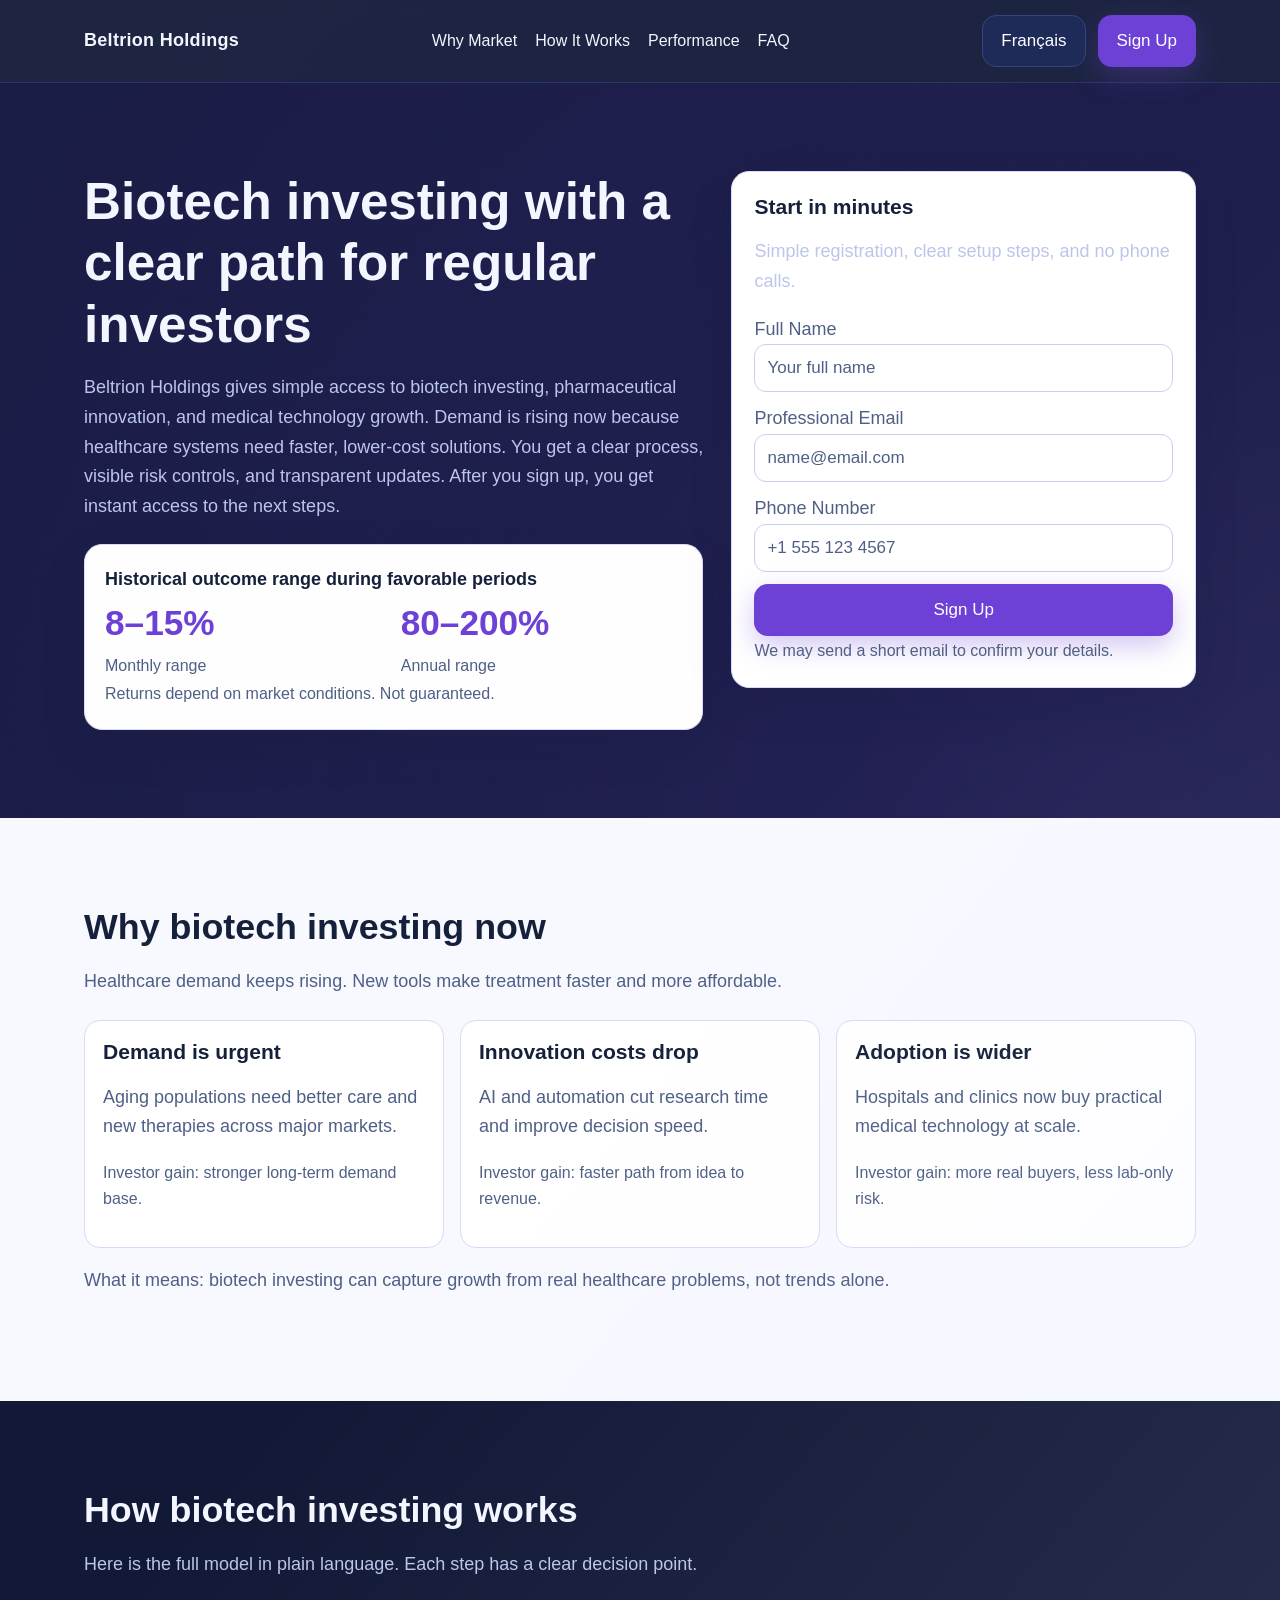
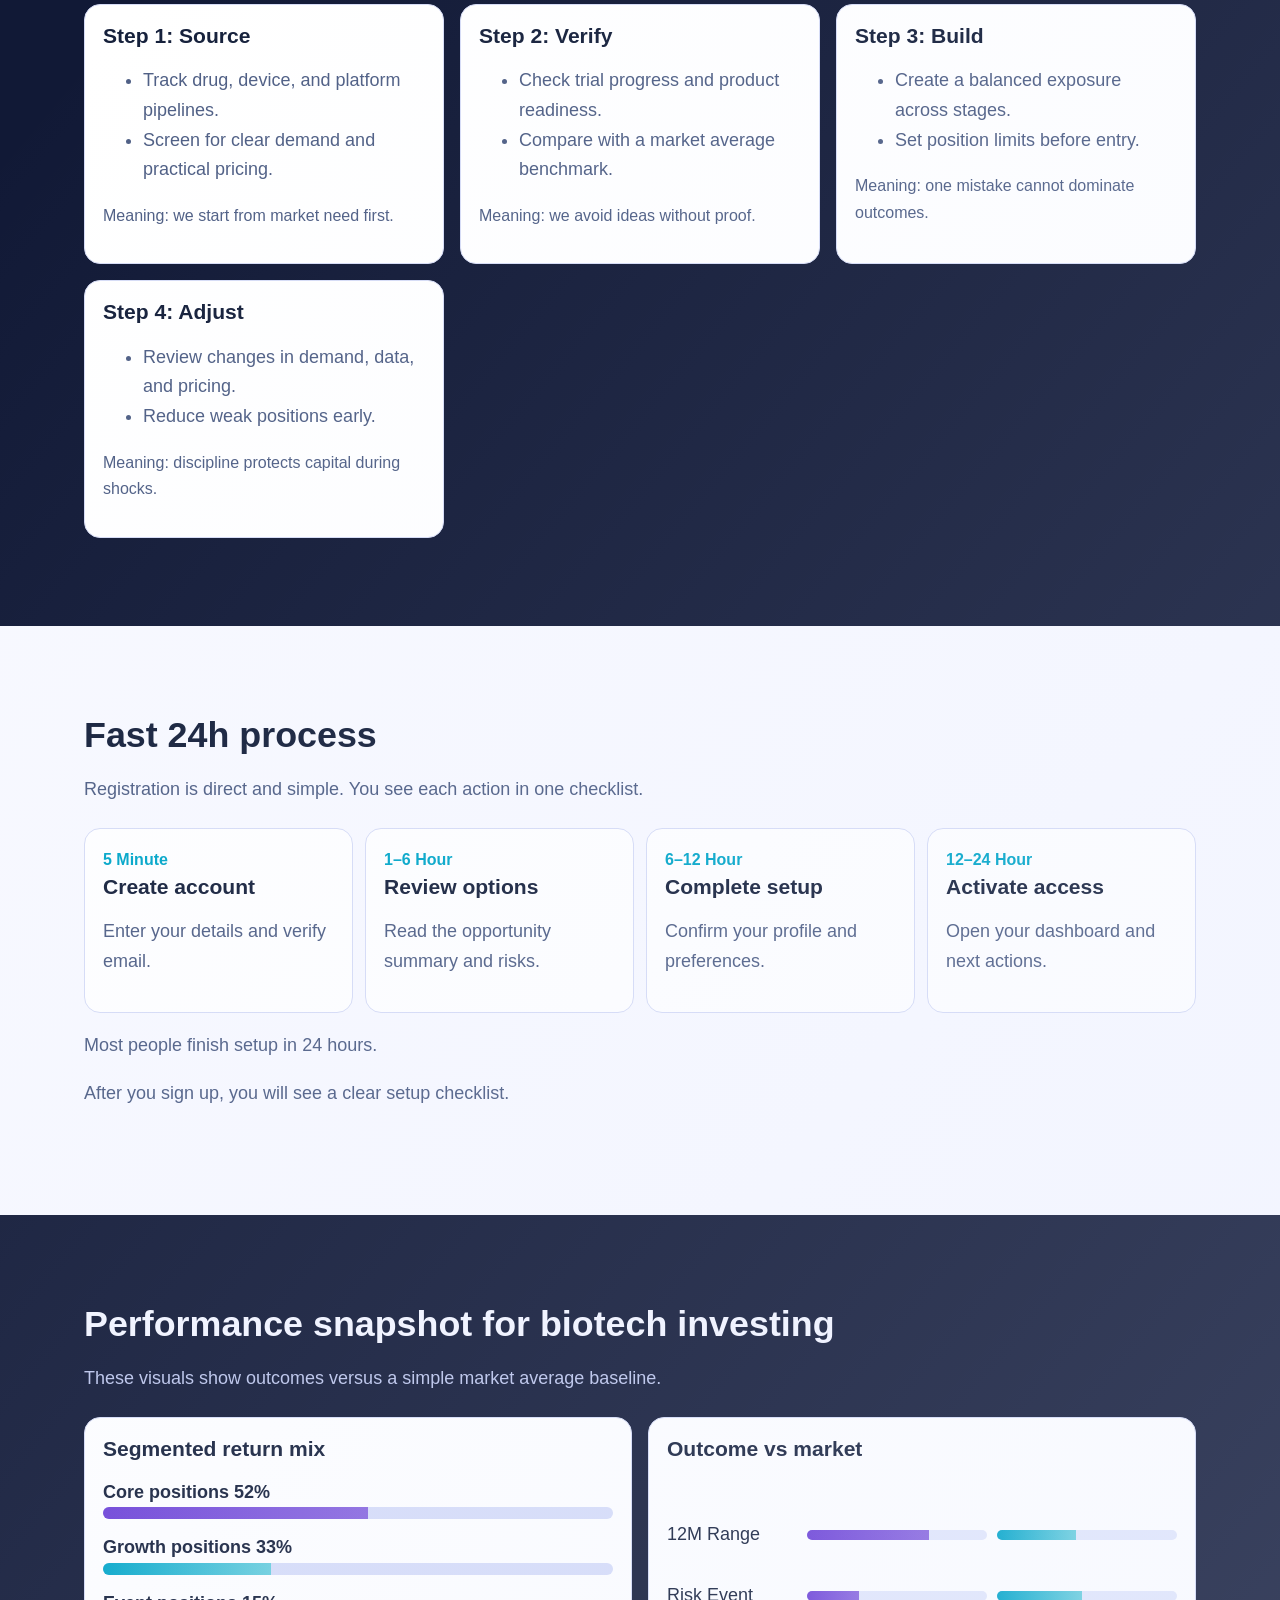
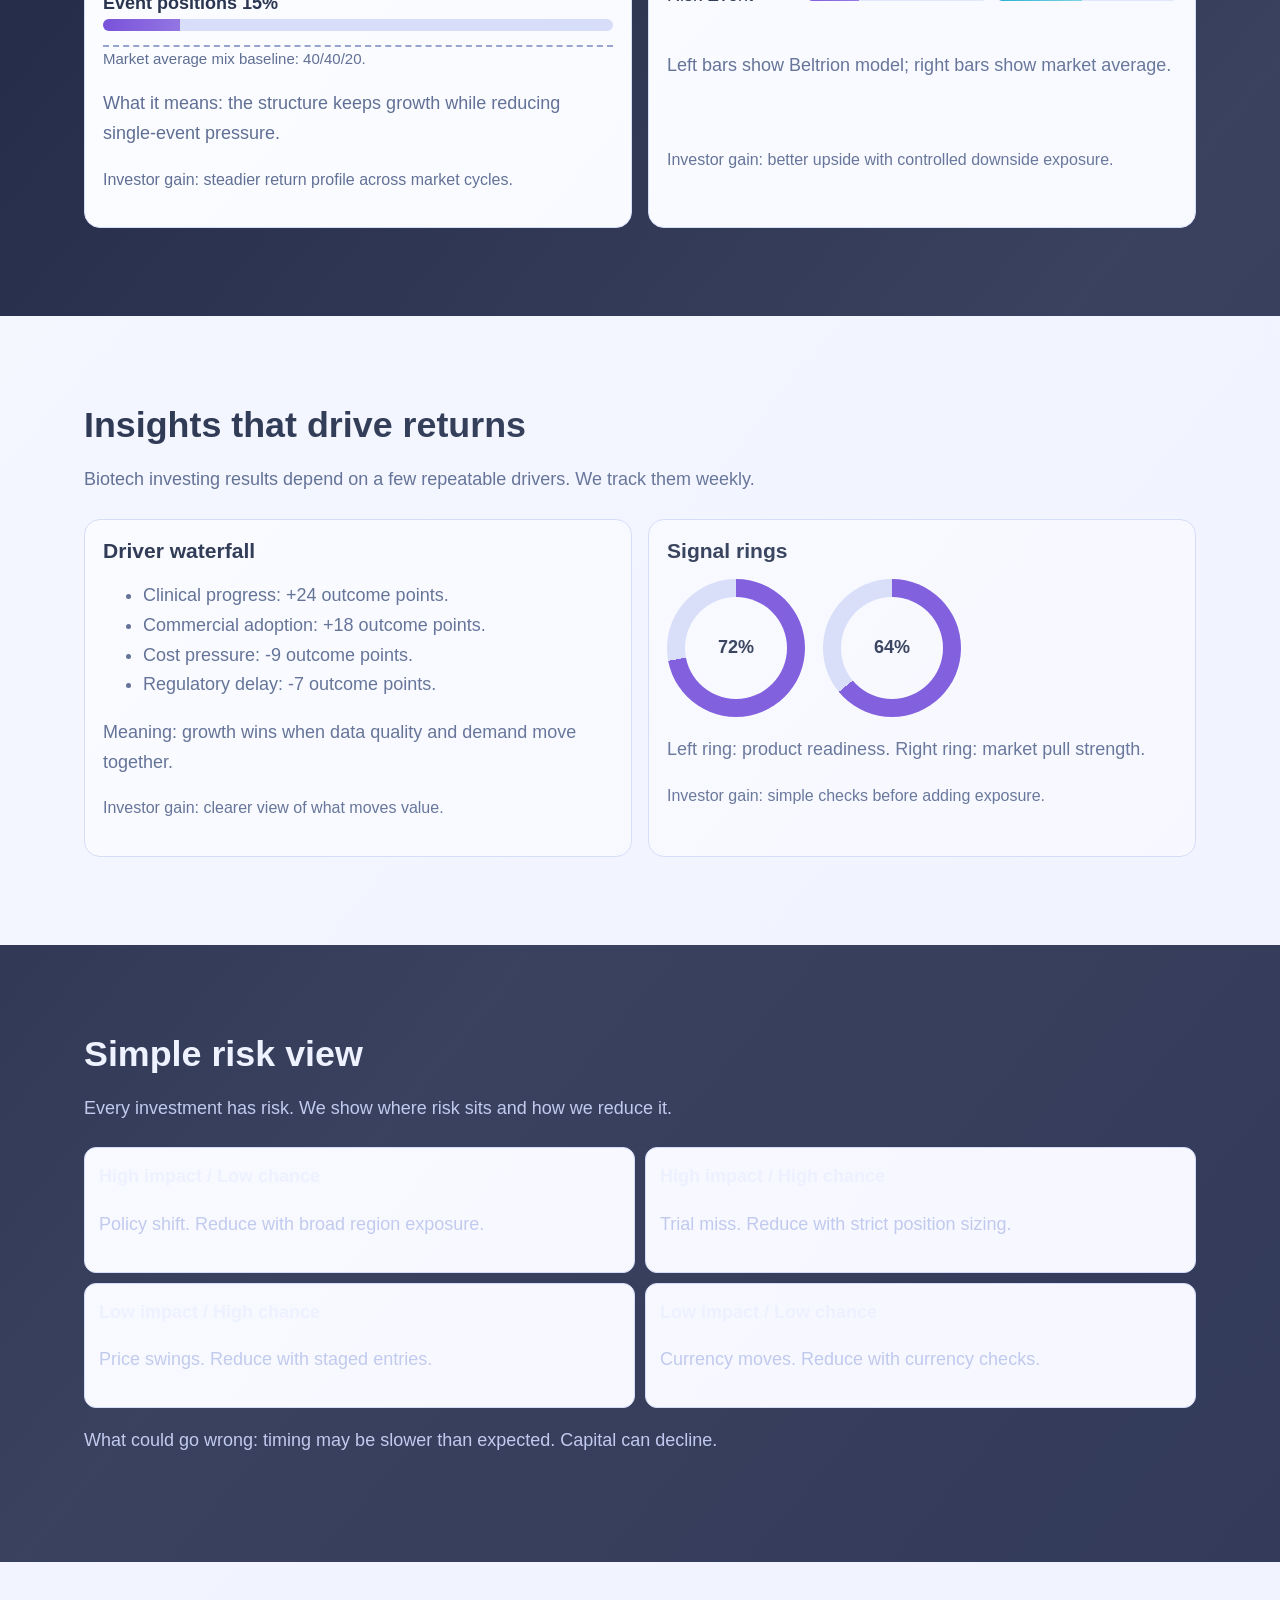
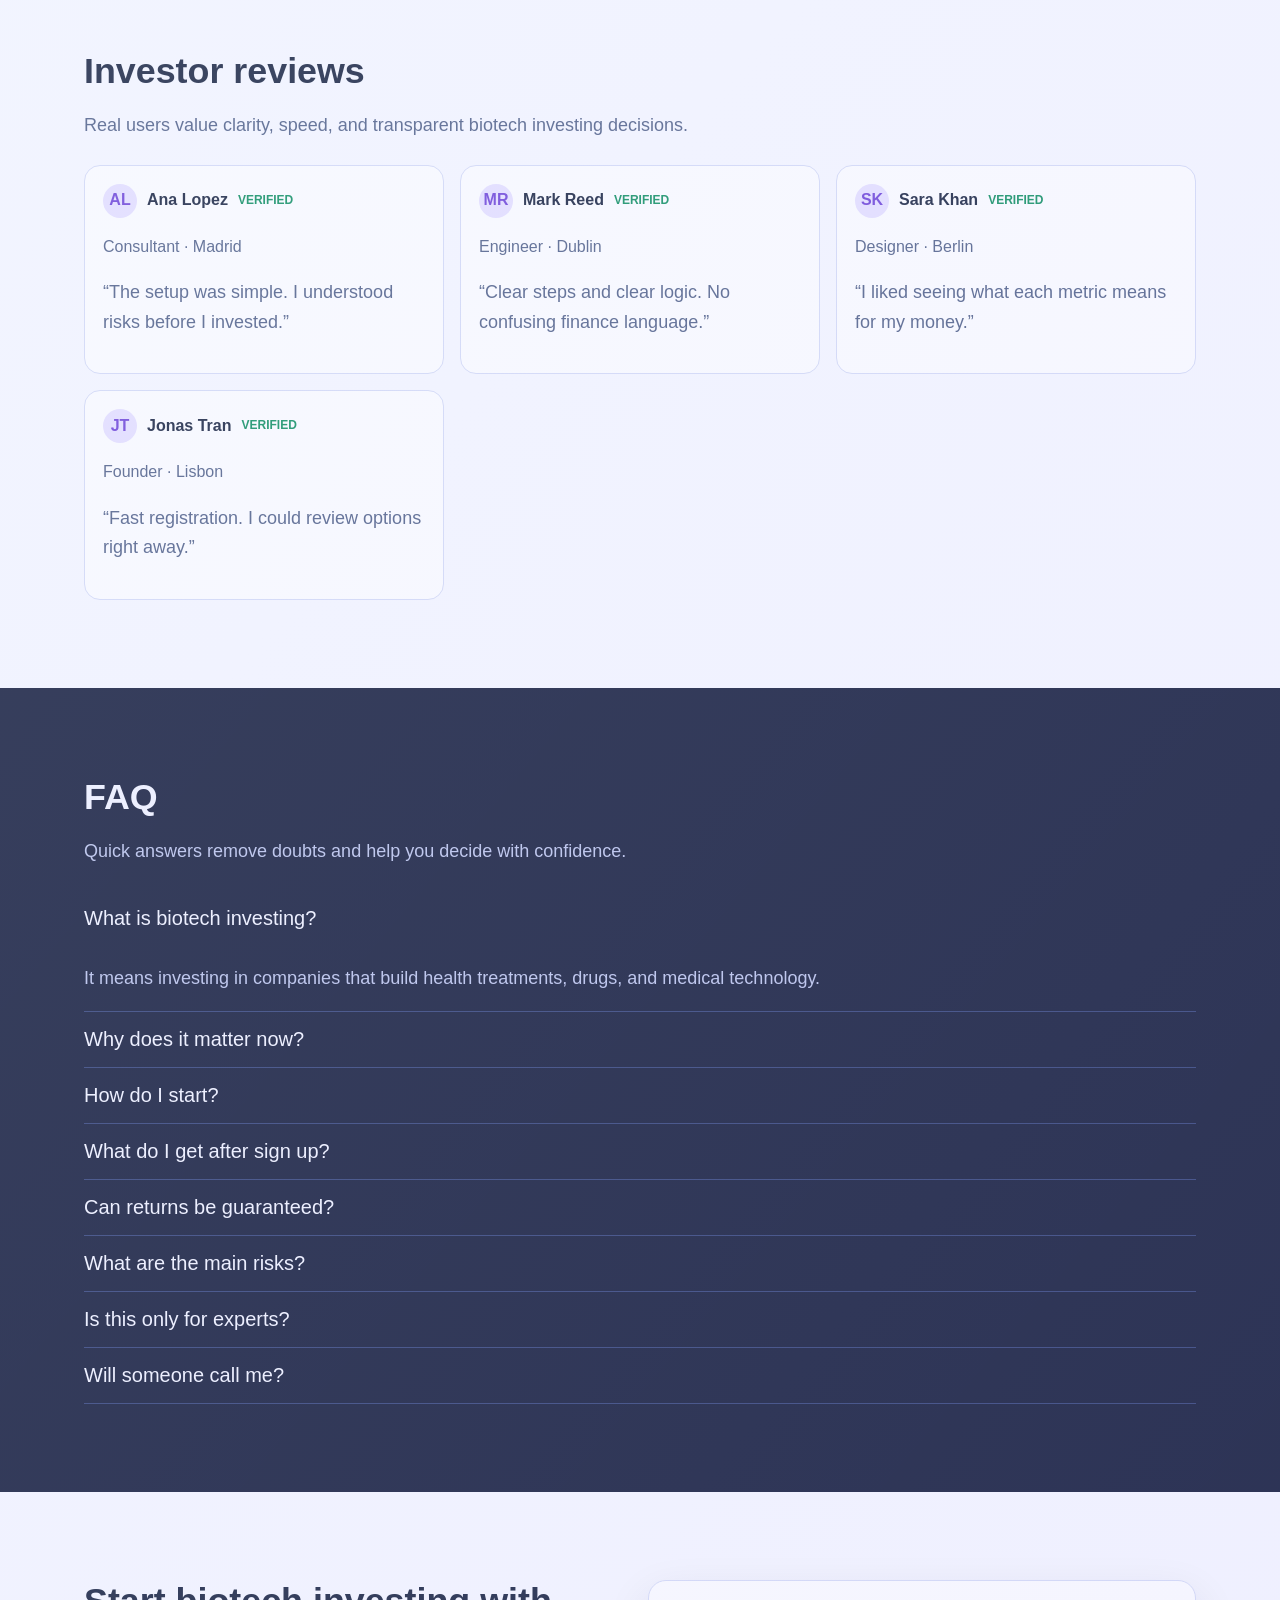
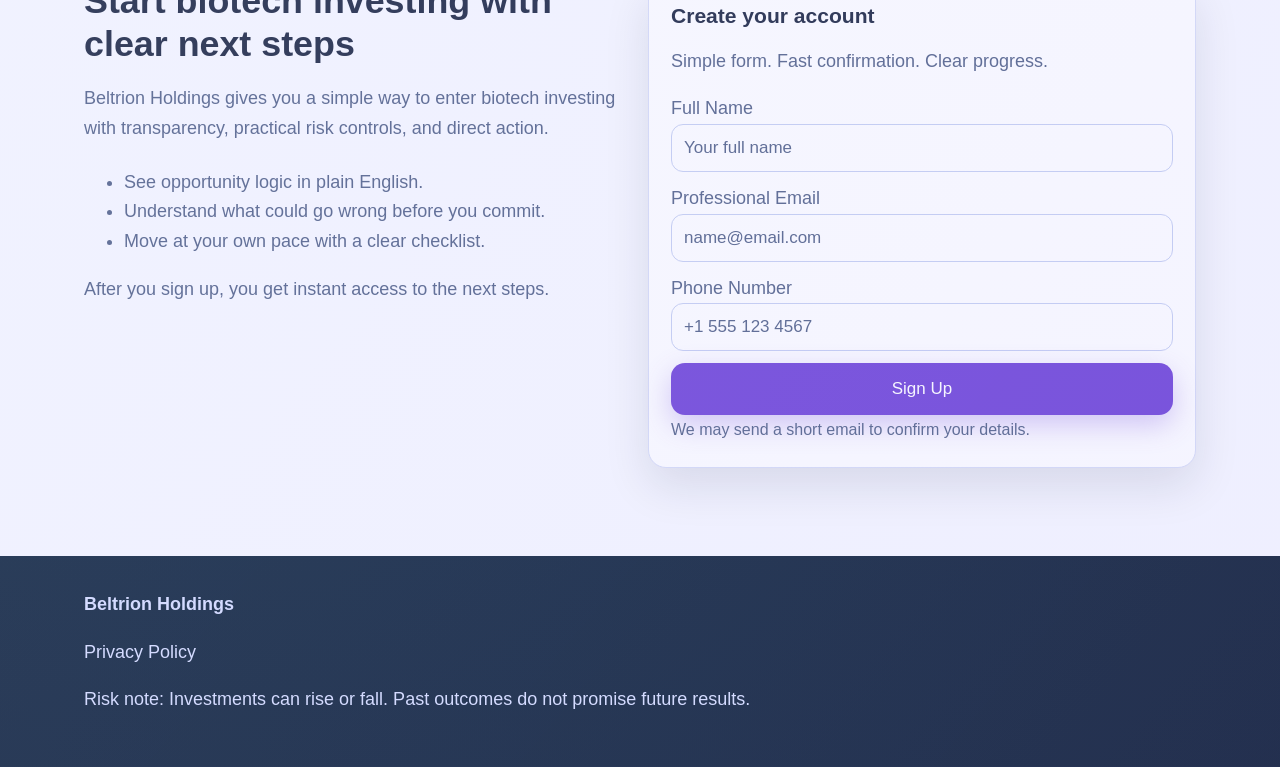
<file: fr/index.html>
<!doctype html>
<html lang="en">
<head>
  <meta charset="UTF-8">
  <meta name="viewport" content="width=device-width, initial-scale=1.0">
  <title>Beltrion Holdings FR | Biotech Investing Access</title>
  <meta name="description" content="Beltrion Holdings biotech investing story in simple English for global visitors.">
  <link rel="canonical" href="https://beltrionholdings.com/fr/index.html">
  <link rel="alternate" hreflang="en" href="https://beltrionholdings.com/index.html">
  <link rel="alternate" hreflang="de" href="https://beltrionholdings.com/de/index.html">
  <link rel="alternate" hreflang="fr" href="https://beltrionholdings.com/fr/index.html">
  <link rel="alternate" hreflang="es" href="https://beltrionholdings.com/es/index.html">
  <link rel="alternate" hreflang="it" href="https://beltrionholdings.com/it/index.html">
  <link rel="alternate" hreflang="tr" href="https://beltrionholdings.com/tr/index.html">
  <link rel="alternate" hreflang="pt" href="https://beltrionholdings.com/pt/index.html">
  <link rel="alternate" hreflang="ja" href="https://beltrionholdings.com/jp/index.html">
  <link rel="alternate" hreflang="sk" href="https://beltrionholdings.com/sk/index.html">
  <link rel="alternate" hreflang="nl-BE" href="https://beltrionholdings.com/be/index.html">
  <link rel="alternate" hreflang="x-default" href="https://beltrionholdings.com/index.html">
  <meta property="og:title" content="Beltrion Holdings FR | Biotech Investing Access">
  <meta property="og:description" content="Beltrion Holdings biotech investing story in simple English for global visitors.">
  <meta property="og:type" content="website">
  <meta property="og:url" content="https://beltrionholdings.com/fr/index.html">
  <meta property="twitter:card" content="summary_large_image">
  <meta property="twitter:title" content="Beltrion Holdings FR | Biotech Investing Access">
  <meta property="twitter:description" content="Beltrion Holdings biotech investing story in simple English for global visitors.">
  <link rel="stylesheet" href="../assets/style.css">
  <script defer src="../assets/app.js"></script>
</head>
<body>
<div class="bg-wrap">
<header class="header">
  <div class="container head-row">
    <a class="brand" href="../index.html">Beltrion Holdings</a>
    <nav class="nav" aria-label="Main navigation">
      <a href="#market">Why Market</a><a href="#model">How It Works</a><a href="#metrics">Performance</a><a href="#faq">FAQ</a>
    </nav>
    <div class="right-tools">
      <div class="lang-wrap">
        <button class="lang-toggle" aria-haspopup="true" aria-expanded="false">Français</button>
        <div class="lang-menu">
          <a href="../index.html"><svg class="flag" viewBox="0 0 18 12"><rect width="18" height="12" fill="#012169"/><path d="M0 0l18 12M18 0L0 12" stroke="#fff" stroke-width="2"/><path d="M0 0l18 12M18 0L0 12" stroke="#C8102E" stroke-width="1"/><rect x="7" width="4" height="12" fill="#fff"/><rect y="4" width="18" height="4" fill="#fff"/><rect x="8" width="2" height="12" fill="#C8102E"/><rect y="5" width="18" height="2" fill="#C8102E"/></svg>English</a>
          <a href="../de/index.html"><svg class="flag" viewBox="0 0 18 12"><rect width="18" height="4" fill="#000"/><rect y="4" width="18" height="4" fill="#DD0000"/><rect y="8" width="18" height="4" fill="#FFCE00"/></svg>Deutsch</a>
          <a href="../fr/index.html"><svg class="flag" viewBox="0 0 18 12"><rect width="6" height="12" fill="#0055A4"/><rect x="6" width="6" height="12" fill="#fff"/><rect x="12" width="6" height="12" fill="#EF4135"/></svg>Français</a>
          <a href="../es/index.html"><svg class="flag" viewBox="0 0 18 12"><rect width="18" height="3" fill="#AA151B"/><rect y="3" width="18" height="6" fill="#F1BF00"/><rect y="9" width="18" height="3" fill="#AA151B"/></svg>Español</a>
          <a href="../it/index.html"><svg class="flag" viewBox="0 0 18 12"><rect width="6" height="12" fill="#009246"/><rect x="6" width="6" height="12" fill="#fff"/><rect x="12" width="6" height="12" fill="#CE2B37"/></svg>Italiano</a>
          <a href="../tr/index.html"><svg class="flag" viewBox="0 0 18 12"><rect width="18" height="12" fill="#E30A17"/><circle cx="7" cy="6" r="3" fill="#fff"/><circle cx="8" cy="6" r="2.4" fill="#E30A17"/></svg>Türkçe</a>
          <a href="../pt/index.html"><svg class="flag" viewBox="0 0 18 12"><rect width="7" height="12" fill="#046A38"/><rect x="7" width="11" height="12" fill="#DA291C"/></svg>Português</a>
          <a href="../jp/index.html"><svg class="flag" viewBox="0 0 18 12"><rect width="18" height="12" fill="#fff"/><circle cx="9" cy="6" r="3" fill="#BC002D"/></svg>日本語</a>
          <a href="../sk/index.html"><svg class="flag" viewBox="0 0 18 12"><rect width="18" height="4" fill="#fff"/><rect y="4" width="18" height="4" fill="#0B4EA2"/><rect y="8" width="18" height="4" fill="#EE1C25"/></svg>Slovak</a>
          <a href="../be/index.html"><svg class="flag" viewBox="0 0 18 12"><rect width="6" height="12" fill="#000"/><rect x="6" width="6" height="12" fill="#FFD90C"/><rect x="12" width="6" height="12" fill="#EF3340"/></svg>Nederlands (BE)</a>
        </div>
      </div>
      <a class="btn btn-primary" href="#signup-final">Sign Up</a>
      <button class="burger" aria-label="Open menu">☰</button>
    </div>
  </div>
</header>

<div class="drawer-backdrop"></div>
<aside class="drawer" aria-label="Mobile menu">
  <button class="burger drawer-close" aria-label="Close menu">✕</button>
  <nav class="form-stack" style="margin:16px 0 20px;">
    <a href="#market">Why Market</a><a href="#model">How It Works</a><a href="#metrics">Performance</a><a href="#faq">FAQ</a>
  </nav>
  <div class="lang-wrap">
    <button class="lang-toggle">Français</button>
    <div class="lang-menu" style="position:static;display:block;">
      <a href="../index.html">English</a><a href="../de/index.html">Deutsch</a><a href="../fr/index.html">Français</a><a href="../es/index.html">Español</a><a href="../it/index.html">Italiano</a><a href="../tr/index.html">Türkçe</a><a href="../pt/index.html">Português</a><a href="../jp/index.html">日本語</a><a href="../sk/index.html">Slovak</a><a href="../be/index.html">Nederlands (BE)</a>
    </div>
  </div>
  <a class="btn btn-primary" href="#signup-final" style="margin-top:18px;">Sign Up</a>
</aside>

<main>
<section class="section dark" id="hero">
  <div class="container hero-grid">
    <div class="reveal">
      <h1>Biotech investing with a clear path for regular investors</h1>
      <p>Beltrion Holdings gives simple access to biotech investing, pharmaceutical innovation, and medical technology growth. Demand is rising now because healthcare systems need faster, lower-cost solutions. You get a clear process, visible risk controls, and transparent updates. After you sign up, you get instant access to the next steps.</p>
      <div class="perf">
        <strong>Historical outcome range during favorable periods</strong>
        <div class="perf-split">
          <div><div class="perf-num">8–15%</div><div class="muted">Monthly range</div></div>
          <div><div class="perf-num">80–200%</div><div class="muted">Annual range</div></div>
        </div>
        <small class="muted">Returns depend on market conditions. Not guaranteed.</small>
      </div>
    </div>
    <form class="form-card reveal" aria-label="Sign up form">
      <h3 class="form-title">Start in minutes</h3>
      <p class="form-sub">Simple registration, clear setup steps, and no phone calls.</p>
      <div class="form-stack">
        <label>Full Name<input type="text" placeholder="Your full name" required></label>
        <label>Professional Email<input type="email" placeholder="name@email.com" required></label>
        <label>Phone Number<input type="tel" placeholder="+1 555 123 4567" required></label>
        <button class="btn btn-primary" type="submit">Sign Up</button>
      </div>
      <small class="muted">We may send a short email to confirm your details.</small>
    </form>
  </div>
</section>

<section class="section light reveal" id="market"><div class="container">
  <h2>Why biotech investing now</h2>
  <p class="section-intro">Healthcare demand keeps rising. New tools make treatment faster and more affordable.</p>
  <div class="grid-3">
    <article class="card"><h3>Demand is urgent</h3><p>Aging populations need better care and new therapies across major markets.</p><p class="muted">Investor gain: stronger long-term demand base.</p></article>
    <article class="card"><h3>Innovation costs drop</h3><p>AI and automation cut research time and improve decision speed.</p><p class="muted">Investor gain: faster path from idea to revenue.</p></article>
    <article class="card"><h3>Adoption is wider</h3><p>Hospitals and clinics now buy practical medical technology at scale.</p><p class="muted">Investor gain: more real buyers, less lab-only risk.</p></article>
  </div>
  <p>What it means: biotech investing can capture growth from real healthcare problems, not trends alone.</p>
</div></section>

<section class="section dark reveal" id="model"><div class="container">
  <h2>How biotech investing works</h2>
  <p class="section-intro">Here is the full model in plain language. Each step has a clear decision point.</p>
  <div class="grid-2">
    <article class="card"><h3>Step 1: Source</h3><ul><li>Track drug, device, and platform pipelines.</li><li>Screen for clear demand and practical pricing.</li></ul><p class="muted">Meaning: we start from market need first.</p></article>
    <article class="card"><h3>Step 2: Verify</h3><ul><li>Check trial progress and product readiness.</li><li>Compare with a market average benchmark.</li></ul><p class="muted">Meaning: we avoid ideas without proof.</p></article>
    <article class="card"><h3>Step 3: Build</h3><ul><li>Create a balanced exposure across stages.</li><li>Set position limits before entry.</li></ul><p class="muted">Meaning: one mistake cannot dominate outcomes.</p></article>
    <article class="card"><h3>Step 4: Adjust</h3><ul><li>Review changes in demand, data, and pricing.</li><li>Reduce weak positions early.</li></ul><p class="muted">Meaning: discipline protects capital during shocks.</p></article>
  </div>
</div></section>

<section class="section light reveal" id="process"><div class="container">
  <h2>Fast 24h process</h2>
  <p class="section-intro">Registration is direct and simple. You see each action in one checklist.</p>
  <div class="steps">
    <div class="card"><div class="step-time">5 Minute</div><h3>Create account</h3><p>Enter your details and verify email.</p></div>
    <div class="card"><div class="step-time">1–6 Hour</div><h3>Review options</h3><p>Read the opportunity summary and risks.</p></div>
    <div class="card"><div class="step-time">6–12 Hour</div><h3>Complete setup</h3><p>Confirm your profile and preferences.</p></div>
    <div class="card"><div class="step-time">12–24 Hour</div><h3>Activate access</h3><p>Open your dashboard and next actions.</p></div>
  </div>
  <p>Most people finish setup in 24 hours.</p>
  <p>After you sign up, you will see a clear setup checklist.</p>
</div></section>

<section class="section dark reveal" id="metrics"><div class="container">
  <h2>Performance snapshot for biotech investing</h2>
  <p class="section-intro">These visuals show outcomes versus a simple market average baseline.</p>
  <div class="grid-2">
    <article class="card chart-stack"><h3>Segmented return mix</h3>
      <div class="row"><strong>Core positions 52%</strong><div class="track"><div class="fill-a" style="width:52%"></div></div></div>
      <div class="row"><strong>Growth positions 33%</strong><div class="track"><div class="fill-b" style="width:33%"></div></div></div>
      <div class="row"><strong>Event positions 15%</strong><div class="track"><div class="fill-a" style="width:15%"></div></div></div>
      <div class="base-line">Market average mix baseline: 40/40/20.</div>
      <p>What it means: the structure keeps growth while reducing single-event pressure.</p>
      <p class="muted">Investor gain: steadier return profile across market cycles.</p>
    </article>
    <article class="card dual-bars"><h3>Outcome vs market</h3>
      <div class="bar-row"><span>12M Range</span><div class="mini-track"><div class="fill-a" style="width:68%"></div></div><div class="mini-track"><div class="fill-b" style="width:44%"></div></div></div>
      <div class="bar-row"><span>Risk Event</span><div class="mini-track"><div class="fill-a" style="width:29%"></div></div><div class="mini-track"><div class="fill-b" style="width:47%"></div></div></div>
      <p>Left bars show Beltrion model; right bars show market average.</p>
      <p class="muted">Investor gain: better upside with controlled downside exposure.</p>
    </article>
  </div>
</div></section>

<section class="section light reveal" id="insights"><div class="container">
  <h2>Insights that drive returns</h2>
  <p class="section-intro">Biotech investing results depend on a few repeatable drivers. We track them weekly.</p>
  <div class="grid-2">
    <article class="card">
      <h3>Driver waterfall</h3>
      <ul><li>Clinical progress: +24 outcome points.</li><li>Commercial adoption: +18 outcome points.</li><li>Cost pressure: -9 outcome points.</li><li>Regulatory delay: -7 outcome points.</li></ul>
      <p>Meaning: growth wins when data quality and demand move together.</p>
      <p class="muted">Investor gain: clearer view of what moves value.</p>
    </article>
    <article class="card">
      <h3>Signal rings</h3>
      <div class="rings">
        <div class="ring" style="--val:72%;"><span>72%</span></div>
        <div class="ring" style="--val:64%;"><span>64%</span></div>
      </div>
      <p>Left ring: product readiness. Right ring: market pull strength.</p>
      <p class="muted">Investor gain: simple checks before adding exposure.</p>
    </article>
  </div>
</div></section>

<section class="section dark reveal" id="risk"><div class="container">
  <h2>Simple risk view</h2>
  <p class="section-intro">Every investment has risk. We show where risk sits and how we reduce it.</p>
  <div class="matrix">
    <div class="cell"><strong>High impact / Low chance</strong><p>Policy shift. Reduce with broad region exposure.</p></div>
    <div class="cell"><strong>High impact / High chance</strong><p>Trial miss. Reduce with strict position sizing.</p></div>
    <div class="cell"><strong>Low impact / High chance</strong><p>Price swings. Reduce with staged entries.</p></div>
    <div class="cell"><strong>Low impact / Low chance</strong><p>Currency moves. Reduce with currency checks.</p></div>
  </div>
  <p>What could go wrong: timing may be slower than expected. Capital can decline.</p>
</div></section>

<section class="section light reveal" id="reviews"><div class="container">
  <h2>Investor reviews</h2>
  <p class="section-intro">Real users value clarity, speed, and transparent biotech investing decisions.</p>
  <div class="grid-2">
    <article class="card"><div class="review-head"><span class="avatar">AL</span><strong>Ana Lopez</strong><span class="verified">VERIFIED</span></div><p class="muted">Consultant · Madrid</p><p>“The setup was simple. I understood risks before I invested.”</p></article>
    <article class="card"><div class="review-head"><span class="avatar">MR</span><strong>Mark Reed</strong><span class="verified">VERIFIED</span></div><p class="muted">Engineer · Dublin</p><p>“Clear steps and clear logic. No confusing finance language.”</p></article>
    <article class="card"><div class="review-head"><span class="avatar">SK</span><strong>Sara Khan</strong><span class="verified">VERIFIED</span></div><p class="muted">Designer · Berlin</p><p>“I liked seeing what each metric means for my money.”</p></article>
    <article class="card"><div class="review-head"><span class="avatar">JT</span><strong>Jonas Tran</strong><span class="verified">VERIFIED</span></div><p class="muted">Founder · Lisbon</p><p>“Fast registration. I could review options right away.”</p></article>
  </div>
</div></section>

<section class="section dark reveal" id="faq"><div class="container">
  <h2>FAQ</h2>
  <p class="section-intro">Quick answers remove doubts and help you decide with confidence.</p>
  <div class="faq-item open"><button class="faq-q">What is biotech investing?</button><div class="faq-a"><p>It means investing in companies that build health treatments, drugs, and medical technology.</p></div></div>
  <div class="faq-item"><button class="faq-q">Why does it matter now?</button><div class="faq-a"><p>Healthcare demand is rising fast, and new tools make development faster and cheaper.</p></div></div>
  <div class="faq-item"><button class="faq-q">How do I start?</button><div class="faq-a"><p>Sign up, review options, and follow the setup checklist shown right away.</p></div></div>
  <div class="faq-item"><button class="faq-q">What do I get after sign up?</button><div class="faq-a"><p>After you sign up, you can review the options and choose what to do next.</p></div></div>
  <div class="faq-item"><button class="faq-q">Can returns be guaranteed?</button><div class="faq-a"><p>No. Returns depend on market conditions and can be higher or lower.</p></div></div>
  <div class="faq-item"><button class="faq-q">What are the main risks?</button><div class="faq-a"><p>Trial delays, demand changes, and market swings can reduce performance.</p></div></div>
  <div class="faq-item"><button class="faq-q">Is this only for experts?</button><div class="faq-a"><p>No. The process is made for regular investors who want clarity.</p></div></div>
  <div class="faq-item"><button class="faq-q">Will someone call me?</button><div class="faq-a"><p>No calls. We may send a short email to confirm your details.</p></div></div>
</div></section>

<section class="section light reveal" id="signup-final"><div class="container grid-2">
  <div>
    <h2>Start biotech investing with clear next steps</h2>
    <p class="section-intro">Beltrion Holdings gives you a simple way to enter biotech investing with transparency, practical risk controls, and direct action.</p>
    <ul>
      <li>See opportunity logic in plain English.</li>
      <li>Understand what could go wrong before you commit.</li>
      <li>Move at your own pace with a clear checklist.</li>
    </ul>
    <p>After you sign up, you get instant access to the next steps.</p>
  </div>
  <form class="form-card" aria-label="Final sign up form">
    <h3 class="form-title">Create your account</h3>
    <p class="form-sub">Simple form. Fast confirmation. Clear progress.</p>
    <div class="form-stack">
      <label>Full Name<input type="text" placeholder="Your full name" required></label>
      <label>Professional Email<input type="email" placeholder="name@email.com" required></label>
      <label>Phone Number<input type="tel" placeholder="+1 555 123 4567" required></label>
      <button class="btn btn-primary" type="submit">Sign Up</button>
    </div>
    <small class="muted">We may send a short email to confirm your details.</small>
  </form>
</div></section>
</main>

<footer class="footer"><div class="container">
  <strong>Beltrion Holdings</strong>
  <p><a href="#" data-open-privacy>Privacy Policy</a></p>
  <p>Risk note: Investments can rise or fall. Past outcomes do not promise future results.</p>
</div></footer>

<div class="modal" aria-hidden="true">
  <div class="modal-bg"></div>
  <div class="modal-panel" role="dialog" aria-modal="true" aria-label="Privacy Policy">
    <button class="modal-close-x" data-close-privacy aria-label="Close">×</button>
    <h2>Privacy Policy</h2>
    <p><strong>Introduction:</strong> We explain what data we collect and why.</p>
    <p><strong>Data collection:</strong> We collect name, email, phone, and usage events.</p>
    <p><strong>Legal basis:</strong> We use consent and legitimate business interest.</p>
    <p><strong>Cookies:</strong> Cookies help keep sessions stable and improve page performance.</p>
    <p><strong>Retention:</strong> We keep data only as long as needed for service and law.</p>
    <p><strong>Third-party sharing:</strong> We share data with service providers that support hosting and email.</p>
    <p><strong>Security:</strong> We use encryption, access controls, and routine monitoring.</p>
    <p><strong>User rights:</strong> You can request access, correction, deletion, or export of your data.</p>
    <p><strong>International transfers:</strong> Data may move across regions with contract safeguards.</p>
    <p><strong>Industry risk disclosure:</strong> Digital systems can face outages, fraud attempts, and data risk.</p>
    <p><strong>Contact:</strong> privacy@beltrionholdings.com</p>
    <div class="modal-foot"><button class="btn" data-close-privacy>Close</button></div>
  </div>
</div>

<script type="application/ld+json">
{"@context":"https://schema.org","@graph":[
{"@type":"Organization","name":"Beltrion Holdings","url":"https://beltrionholdings.com","email":"info@beltrionholdings.com"},
{"@type":"WebSite","name":"Beltrion Holdings","url":"https://beltrionholdings.com"},
{"@type":"FAQPage","mainEntity":[
{"@type":"Question","name":"What is biotech investing?","acceptedAnswer":{"@type":"Answer","text":"It means investing in companies that build health treatments, drugs, and medical technology."}},
{"@type":"Question","name":"Why does it matter now?","acceptedAnswer":{"@type":"Answer","text":"Demand for better healthcare is rising, while technology cuts development time."}}
]},
{"@type":"Review","itemReviewed":{"@type":"Organization","name":"Beltrion Holdings"},"reviewRating":{"@type":"Rating","ratingValue":"5"},"author":{"@type":"Person","name":"Ana Lopez"},"reviewBody":"The setup was simple. I understood risks before I invested."}
]}
</script>
</div>
</body>
</html>
</file>
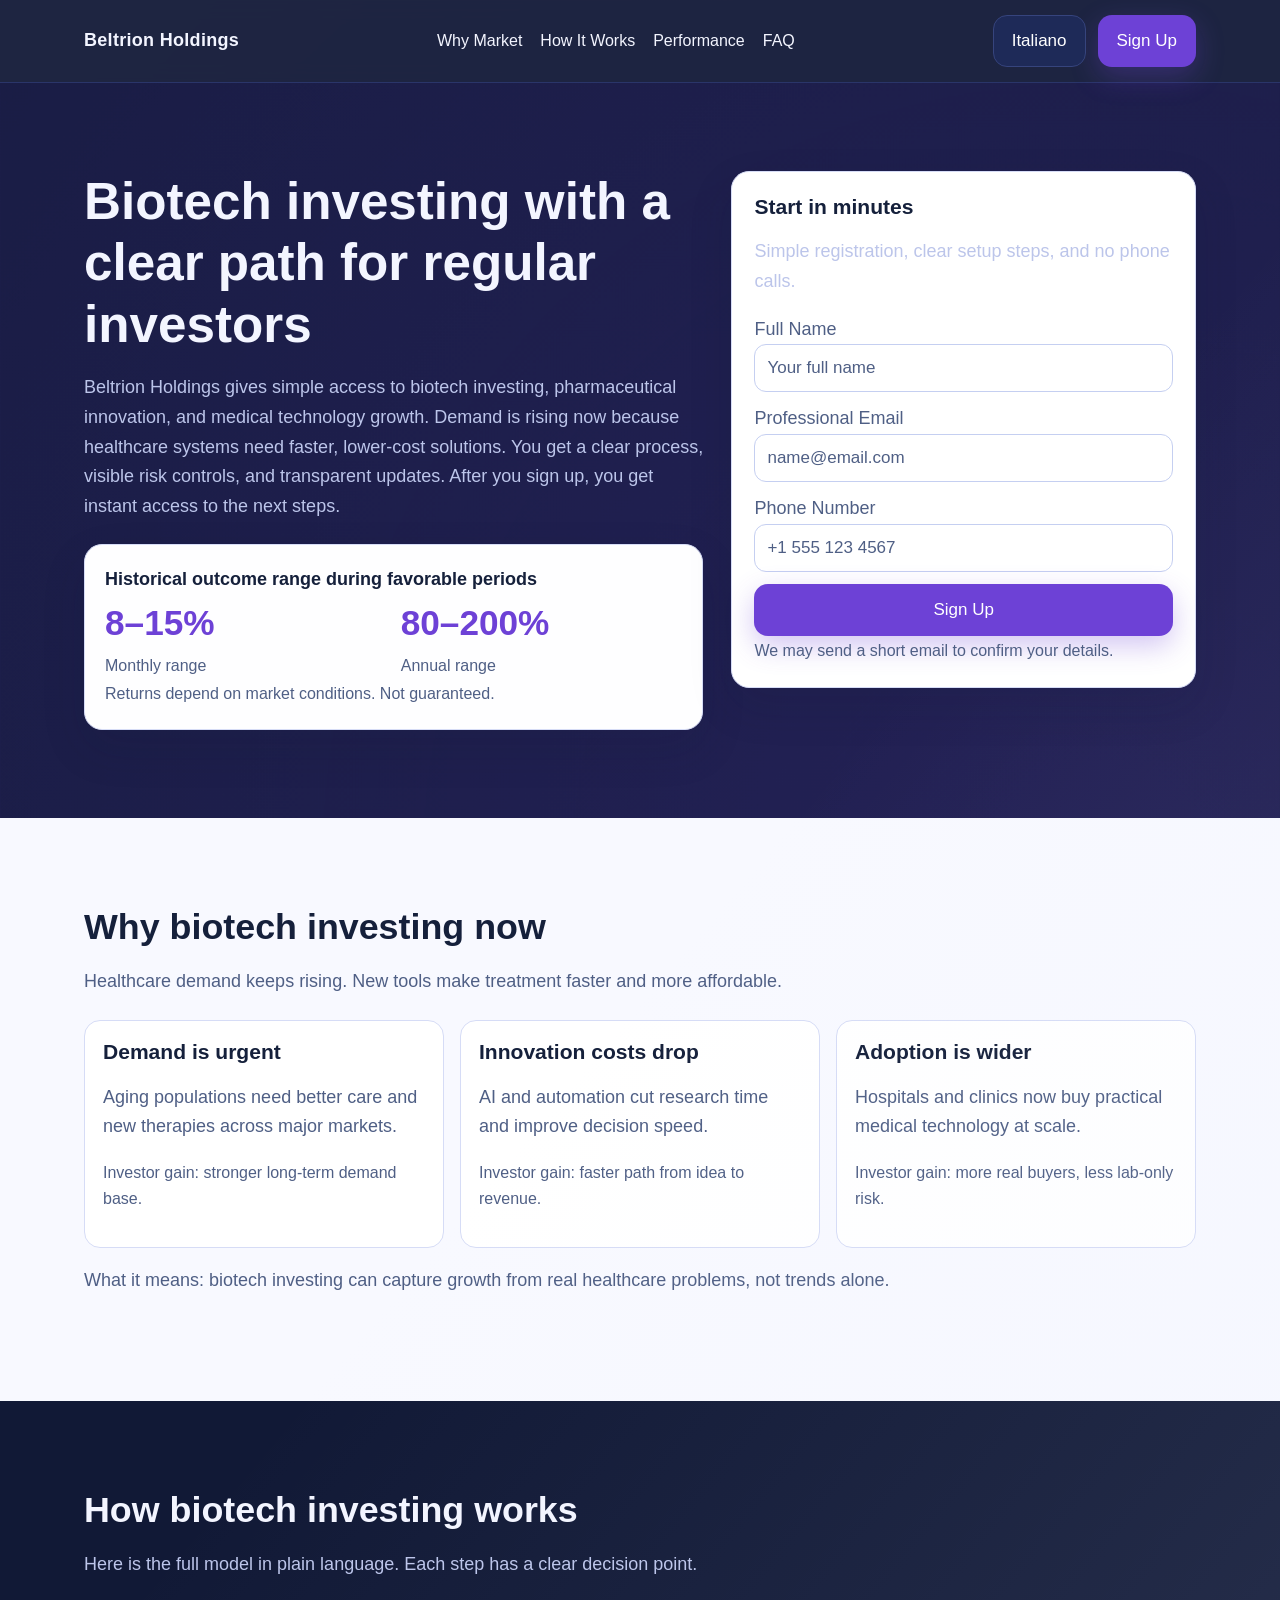
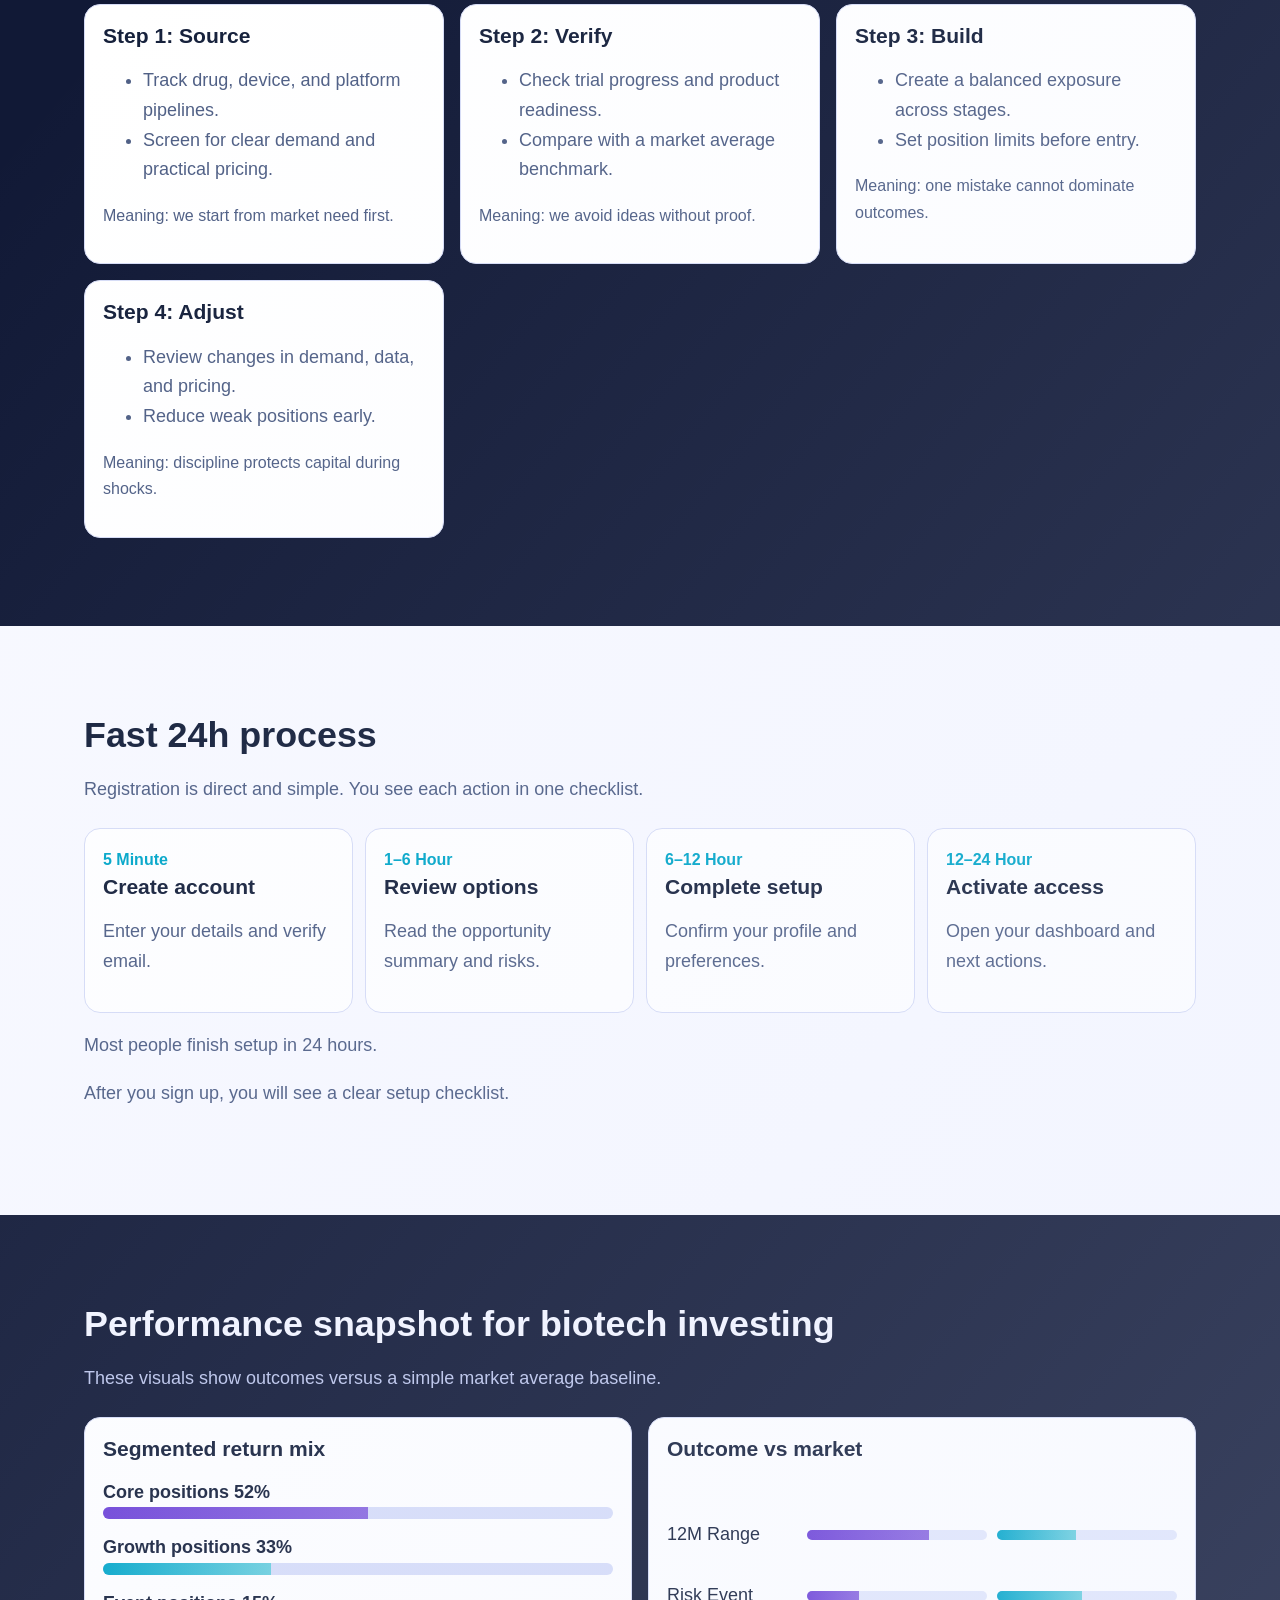
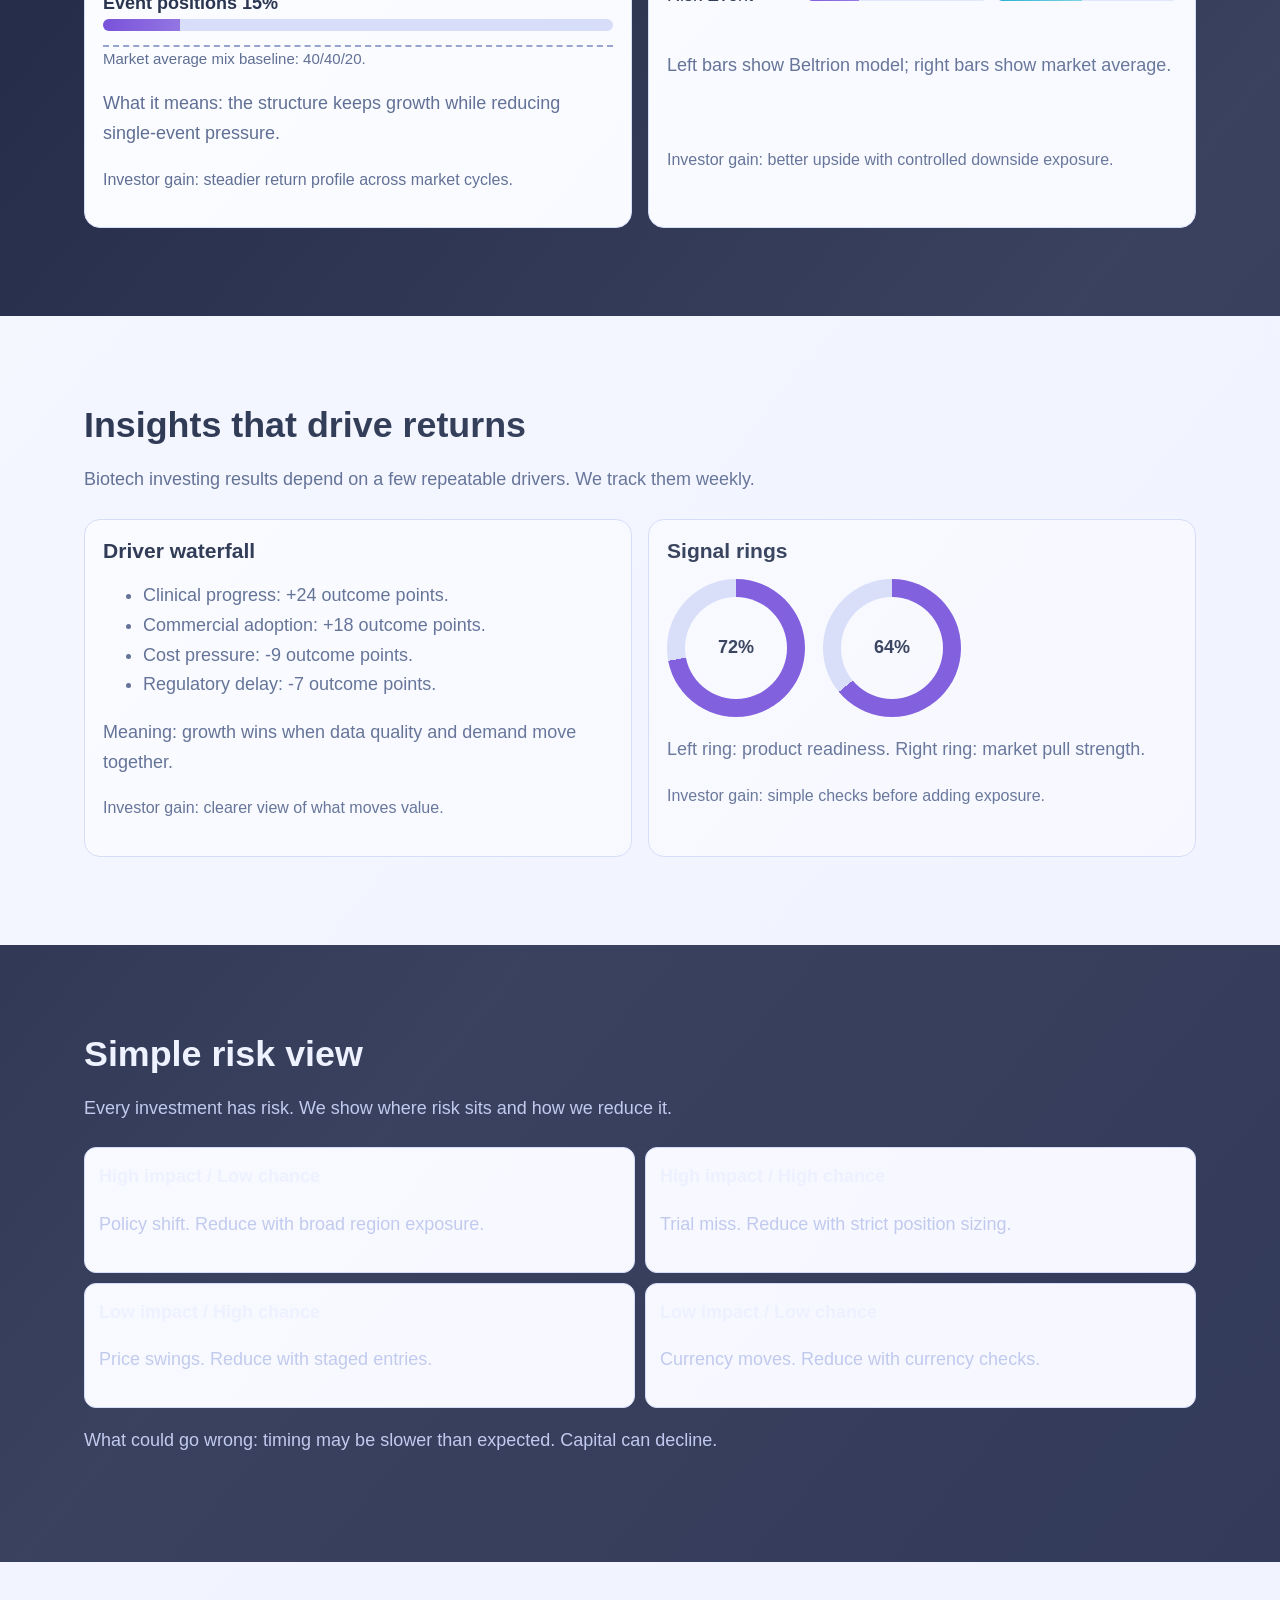
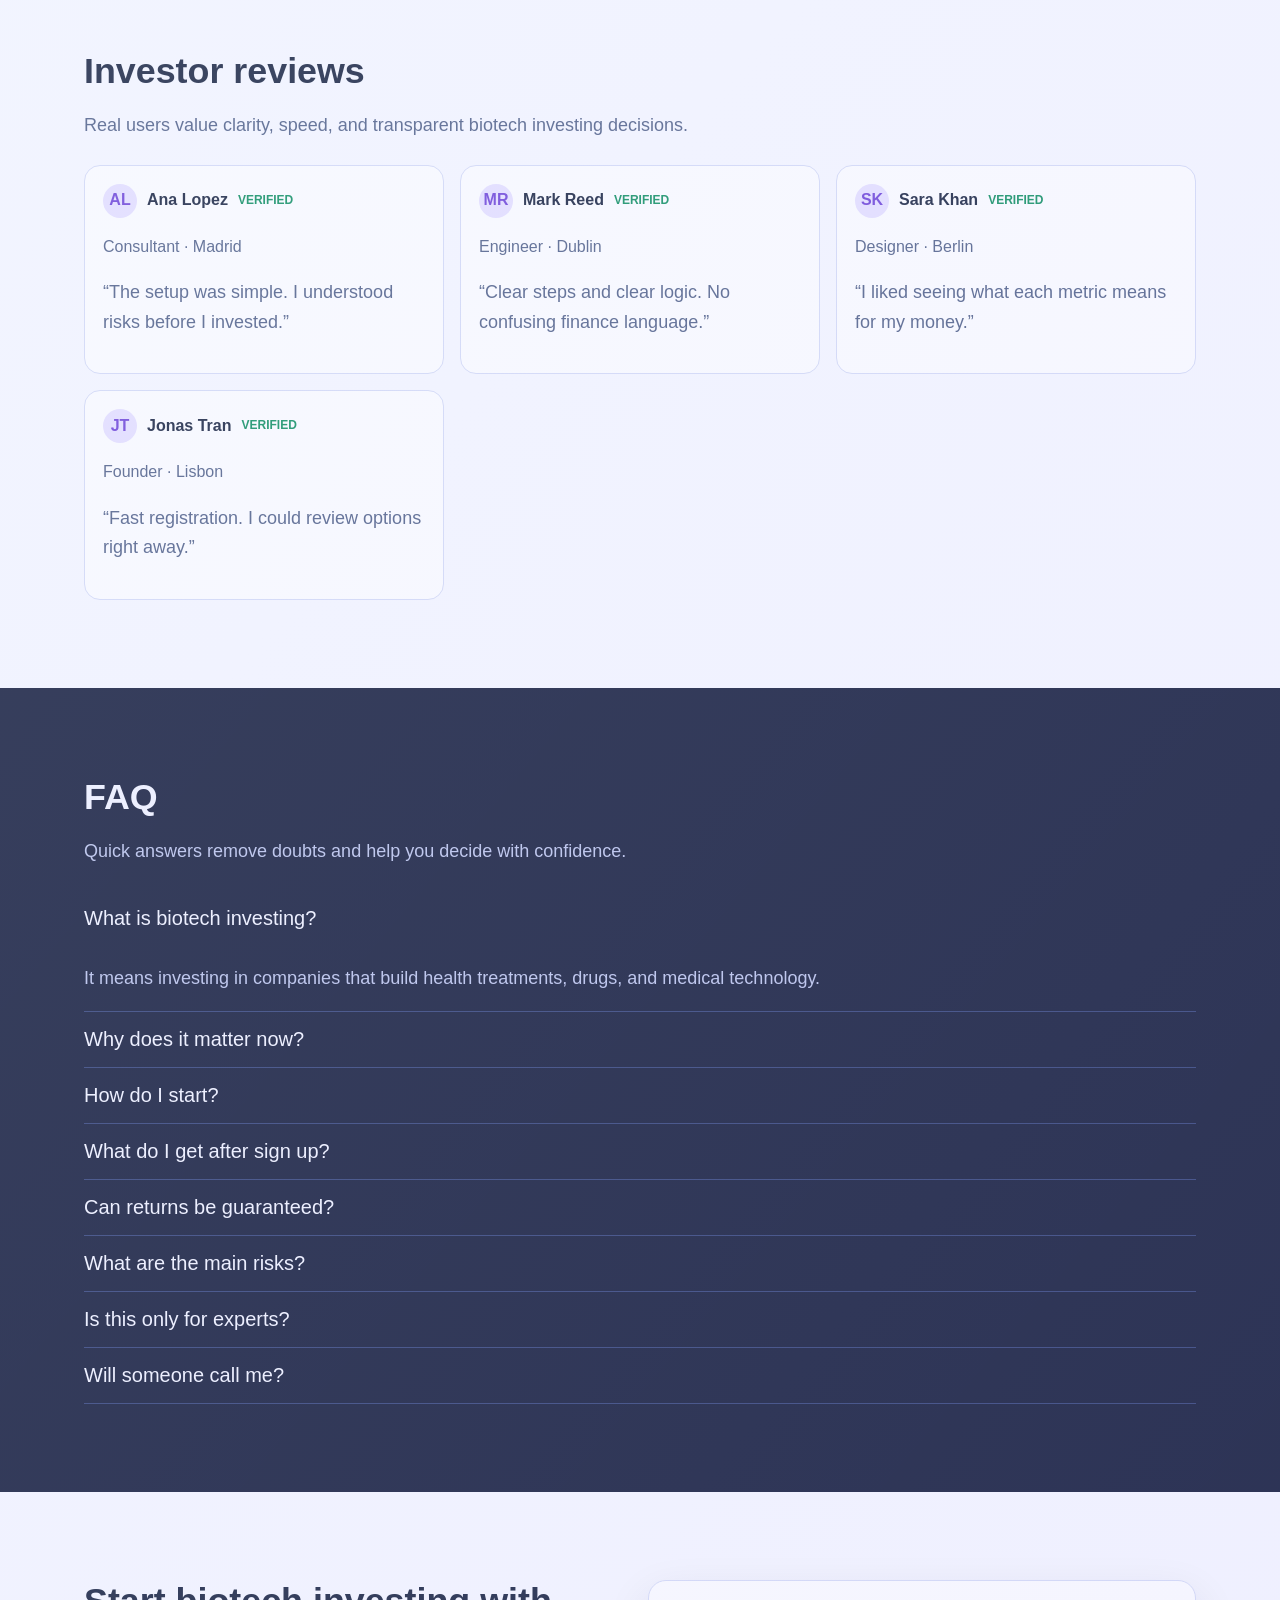
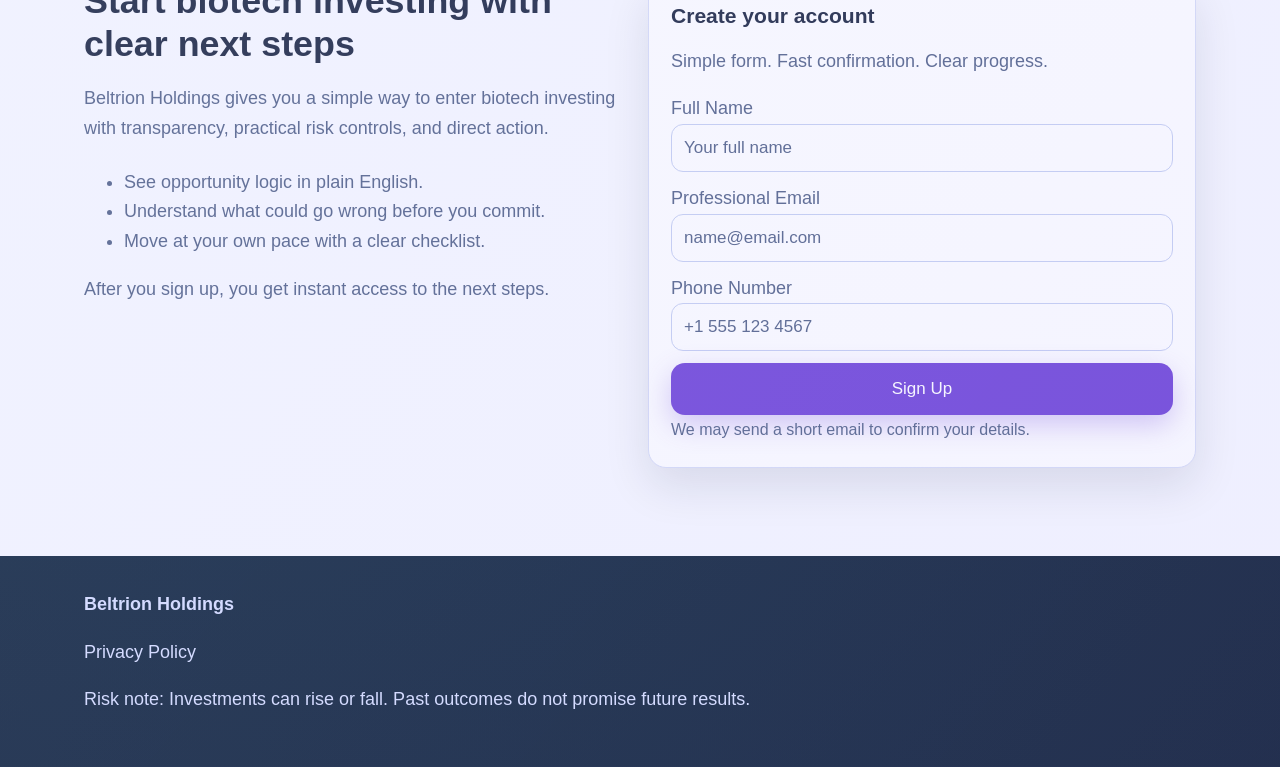
<file: it/index.html>
<!doctype html>
<html lang="en">
<head>
  <meta charset="UTF-8">
  <meta name="viewport" content="width=device-width, initial-scale=1.0">
  <title>Beltrion Holdings IT | Biotech Investing Access</title>
  <meta name="description" content="Premium biotech investing landing page with practical investor benefits.">
  <link rel="canonical" href="https://beltrionholdings.com/it/index.html">
  <link rel="alternate" hreflang="en" href="https://beltrionholdings.com/index.html">
  <link rel="alternate" hreflang="de" href="https://beltrionholdings.com/de/index.html">
  <link rel="alternate" hreflang="fr" href="https://beltrionholdings.com/fr/index.html">
  <link rel="alternate" hreflang="es" href="https://beltrionholdings.com/es/index.html">
  <link rel="alternate" hreflang="it" href="https://beltrionholdings.com/it/index.html">
  <link rel="alternate" hreflang="tr" href="https://beltrionholdings.com/tr/index.html">
  <link rel="alternate" hreflang="pt" href="https://beltrionholdings.com/pt/index.html">
  <link rel="alternate" hreflang="ja" href="https://beltrionholdings.com/jp/index.html">
  <link rel="alternate" hreflang="sk" href="https://beltrionholdings.com/sk/index.html">
  <link rel="alternate" hreflang="nl-BE" href="https://beltrionholdings.com/be/index.html">
  <link rel="alternate" hreflang="x-default" href="https://beltrionholdings.com/index.html">
  <meta property="og:title" content="Beltrion Holdings IT | Biotech Investing Access">
  <meta property="og:description" content="Premium biotech investing landing page with practical investor benefits.">
  <meta property="og:type" content="website">
  <meta property="og:url" content="https://beltrionholdings.com/it/index.html">
  <meta property="twitter:card" content="summary_large_image">
  <meta property="twitter:title" content="Beltrion Holdings IT | Biotech Investing Access">
  <meta property="twitter:description" content="Premium biotech investing landing page with practical investor benefits.">
  <link rel="stylesheet" href="../assets/style.css">
  <script defer src="../assets/app.js"></script>
</head>
<body>
<div class="bg-wrap">
<header class="header">
  <div class="container head-row">
    <a class="brand" href="../index.html">Beltrion Holdings</a>
    <nav class="nav" aria-label="Main navigation">
      <a href="#market">Why Market</a><a href="#model">How It Works</a><a href="#metrics">Performance</a><a href="#faq">FAQ</a>
    </nav>
    <div class="right-tools">
      <div class="lang-wrap">
        <button class="lang-toggle" aria-haspopup="true" aria-expanded="false">Italiano</button>
        <div class="lang-menu">
          <a href="../index.html"><svg class="flag" viewBox="0 0 18 12"><rect width="18" height="12" fill="#012169"/><path d="M0 0l18 12M18 0L0 12" stroke="#fff" stroke-width="2"/><path d="M0 0l18 12M18 0L0 12" stroke="#C8102E" stroke-width="1"/><rect x="7" width="4" height="12" fill="#fff"/><rect y="4" width="18" height="4" fill="#fff"/><rect x="8" width="2" height="12" fill="#C8102E"/><rect y="5" width="18" height="2" fill="#C8102E"/></svg>English</a>
          <a href="../de/index.html"><svg class="flag" viewBox="0 0 18 12"><rect width="18" height="4" fill="#000"/><rect y="4" width="18" height="4" fill="#DD0000"/><rect y="8" width="18" height="4" fill="#FFCE00"/></svg>Deutsch</a>
          <a href="../fr/index.html"><svg class="flag" viewBox="0 0 18 12"><rect width="6" height="12" fill="#0055A4"/><rect x="6" width="6" height="12" fill="#fff"/><rect x="12" width="6" height="12" fill="#EF4135"/></svg>Français</a>
          <a href="../es/index.html"><svg class="flag" viewBox="0 0 18 12"><rect width="18" height="3" fill="#AA151B"/><rect y="3" width="18" height="6" fill="#F1BF00"/><rect y="9" width="18" height="3" fill="#AA151B"/></svg>Español</a>
          <a href="../it/index.html"><svg class="flag" viewBox="0 0 18 12"><rect width="6" height="12" fill="#009246"/><rect x="6" width="6" height="12" fill="#fff"/><rect x="12" width="6" height="12" fill="#CE2B37"/></svg>Italiano</a>
          <a href="../tr/index.html"><svg class="flag" viewBox="0 0 18 12"><rect width="18" height="12" fill="#E30A17"/><circle cx="7" cy="6" r="3" fill="#fff"/><circle cx="8" cy="6" r="2.4" fill="#E30A17"/></svg>Türkçe</a>
          <a href="../pt/index.html"><svg class="flag" viewBox="0 0 18 12"><rect width="7" height="12" fill="#046A38"/><rect x="7" width="11" height="12" fill="#DA291C"/></svg>Português</a>
          <a href="../jp/index.html"><svg class="flag" viewBox="0 0 18 12"><rect width="18" height="12" fill="#fff"/><circle cx="9" cy="6" r="3" fill="#BC002D"/></svg>日本語</a>
          <a href="../sk/index.html"><svg class="flag" viewBox="0 0 18 12"><rect width="18" height="4" fill="#fff"/><rect y="4" width="18" height="4" fill="#0B4EA2"/><rect y="8" width="18" height="4" fill="#EE1C25"/></svg>Slovak</a>
          <a href="../be/index.html"><svg class="flag" viewBox="0 0 18 12"><rect width="6" height="12" fill="#000"/><rect x="6" width="6" height="12" fill="#FFD90C"/><rect x="12" width="6" height="12" fill="#EF3340"/></svg>Nederlands (BE)</a>
        </div>
      </div>
      <a class="btn btn-primary" href="#signup-final">Sign Up</a>
      <button class="burger" aria-label="Open menu">☰</button>
    </div>
  </div>
</header>

<div class="drawer-backdrop"></div>
<aside class="drawer" aria-label="Mobile menu">
  <button class="burger drawer-close" aria-label="Close menu">✕</button>
  <nav class="form-stack" style="margin:16px 0 20px;">
    <a href="#market">Why Market</a><a href="#model">How It Works</a><a href="#metrics">Performance</a><a href="#faq">FAQ</a>
  </nav>
  <div class="lang-wrap">
    <button class="lang-toggle">Italiano</button>
    <div class="lang-menu" style="position:static;display:block;">
      <a href="../index.html">English</a><a href="../de/index.html">Deutsch</a><a href="../fr/index.html">Français</a><a href="../es/index.html">Español</a><a href="../it/index.html">Italiano</a><a href="../tr/index.html">Türkçe</a><a href="../pt/index.html">Português</a><a href="../jp/index.html">日本語</a><a href="../sk/index.html">Slovak</a><a href="../be/index.html">Nederlands (BE)</a>
    </div>
  </div>
  <a class="btn btn-primary" href="#signup-final" style="margin-top:18px;">Sign Up</a>
</aside>

<main>
<section class="section dark" id="hero">
  <div class="container hero-grid">
    <div class="reveal">
      <h1>Biotech investing with a clear path for regular investors</h1>
      <p>Beltrion Holdings gives simple access to biotech investing, pharmaceutical innovation, and medical technology growth. Demand is rising now because healthcare systems need faster, lower-cost solutions. You get a clear process, visible risk controls, and transparent updates. After you sign up, you get instant access to the next steps.</p>
      <div class="perf">
        <strong>Historical outcome range during favorable periods</strong>
        <div class="perf-split">
          <div><div class="perf-num">8–15%</div><div class="muted">Monthly range</div></div>
          <div><div class="perf-num">80–200%</div><div class="muted">Annual range</div></div>
        </div>
        <small class="muted">Returns depend on market conditions. Not guaranteed.</small>
      </div>
    </div>
    <form class="form-card reveal" aria-label="Sign up form">
      <h3 class="form-title">Start in minutes</h3>
      <p class="form-sub">Simple registration, clear setup steps, and no phone calls.</p>
      <div class="form-stack">
        <label>Full Name<input type="text" placeholder="Your full name" required></label>
        <label>Professional Email<input type="email" placeholder="name@email.com" required></label>
        <label>Phone Number<input type="tel" placeholder="+1 555 123 4567" required></label>
        <button class="btn btn-primary" type="submit">Sign Up</button>
      </div>
      <small class="muted">We may send a short email to confirm your details.</small>
    </form>
  </div>
</section>

<section class="section light reveal" id="market"><div class="container">
  <h2>Why biotech investing now</h2>
  <p class="section-intro">Healthcare demand keeps rising. New tools make treatment faster and more affordable.</p>
  <div class="grid-3">
    <article class="card"><h3>Demand is urgent</h3><p>Aging populations need better care and new therapies across major markets.</p><p class="muted">Investor gain: stronger long-term demand base.</p></article>
    <article class="card"><h3>Innovation costs drop</h3><p>AI and automation cut research time and improve decision speed.</p><p class="muted">Investor gain: faster path from idea to revenue.</p></article>
    <article class="card"><h3>Adoption is wider</h3><p>Hospitals and clinics now buy practical medical technology at scale.</p><p class="muted">Investor gain: more real buyers, less lab-only risk.</p></article>
  </div>
  <p>What it means: biotech investing can capture growth from real healthcare problems, not trends alone.</p>
</div></section>

<section class="section dark reveal" id="model"><div class="container">
  <h2>How biotech investing works</h2>
  <p class="section-intro">Here is the full model in plain language. Each step has a clear decision point.</p>
  <div class="grid-2">
    <article class="card"><h3>Step 1: Source</h3><ul><li>Track drug, device, and platform pipelines.</li><li>Screen for clear demand and practical pricing.</li></ul><p class="muted">Meaning: we start from market need first.</p></article>
    <article class="card"><h3>Step 2: Verify</h3><ul><li>Check trial progress and product readiness.</li><li>Compare with a market average benchmark.</li></ul><p class="muted">Meaning: we avoid ideas without proof.</p></article>
    <article class="card"><h3>Step 3: Build</h3><ul><li>Create a balanced exposure across stages.</li><li>Set position limits before entry.</li></ul><p class="muted">Meaning: one mistake cannot dominate outcomes.</p></article>
    <article class="card"><h3>Step 4: Adjust</h3><ul><li>Review changes in demand, data, and pricing.</li><li>Reduce weak positions early.</li></ul><p class="muted">Meaning: discipline protects capital during shocks.</p></article>
  </div>
</div></section>

<section class="section light reveal" id="process"><div class="container">
  <h2>Fast 24h process</h2>
  <p class="section-intro">Registration is direct and simple. You see each action in one checklist.</p>
  <div class="steps">
    <div class="card"><div class="step-time">5 Minute</div><h3>Create account</h3><p>Enter your details and verify email.</p></div>
    <div class="card"><div class="step-time">1–6 Hour</div><h3>Review options</h3><p>Read the opportunity summary and risks.</p></div>
    <div class="card"><div class="step-time">6–12 Hour</div><h3>Complete setup</h3><p>Confirm your profile and preferences.</p></div>
    <div class="card"><div class="step-time">12–24 Hour</div><h3>Activate access</h3><p>Open your dashboard and next actions.</p></div>
  </div>
  <p>Most people finish setup in 24 hours.</p>
  <p>After you sign up, you will see a clear setup checklist.</p>
</div></section>

<section class="section dark reveal" id="metrics"><div class="container">
  <h2>Performance snapshot for biotech investing</h2>
  <p class="section-intro">These visuals show outcomes versus a simple market average baseline.</p>
  <div class="grid-2">
    <article class="card chart-stack"><h3>Segmented return mix</h3>
      <div class="row"><strong>Core positions 52%</strong><div class="track"><div class="fill-a" style="width:52%"></div></div></div>
      <div class="row"><strong>Growth positions 33%</strong><div class="track"><div class="fill-b" style="width:33%"></div></div></div>
      <div class="row"><strong>Event positions 15%</strong><div class="track"><div class="fill-a" style="width:15%"></div></div></div>
      <div class="base-line">Market average mix baseline: 40/40/20.</div>
      <p>What it means: the structure keeps growth while reducing single-event pressure.</p>
      <p class="muted">Investor gain: steadier return profile across market cycles.</p>
    </article>
    <article class="card dual-bars"><h3>Outcome vs market</h3>
      <div class="bar-row"><span>12M Range</span><div class="mini-track"><div class="fill-a" style="width:68%"></div></div><div class="mini-track"><div class="fill-b" style="width:44%"></div></div></div>
      <div class="bar-row"><span>Risk Event</span><div class="mini-track"><div class="fill-a" style="width:29%"></div></div><div class="mini-track"><div class="fill-b" style="width:47%"></div></div></div>
      <p>Left bars show Beltrion model; right bars show market average.</p>
      <p class="muted">Investor gain: better upside with controlled downside exposure.</p>
    </article>
  </div>
</div></section>

<section class="section light reveal" id="insights"><div class="container">
  <h2>Insights that drive returns</h2>
  <p class="section-intro">Biotech investing results depend on a few repeatable drivers. We track them weekly.</p>
  <div class="grid-2">
    <article class="card">
      <h3>Driver waterfall</h3>
      <ul><li>Clinical progress: +24 outcome points.</li><li>Commercial adoption: +18 outcome points.</li><li>Cost pressure: -9 outcome points.</li><li>Regulatory delay: -7 outcome points.</li></ul>
      <p>Meaning: growth wins when data quality and demand move together.</p>
      <p class="muted">Investor gain: clearer view of what moves value.</p>
    </article>
    <article class="card">
      <h3>Signal rings</h3>
      <div class="rings">
        <div class="ring" style="--val:72%;"><span>72%</span></div>
        <div class="ring" style="--val:64%;"><span>64%</span></div>
      </div>
      <p>Left ring: product readiness. Right ring: market pull strength.</p>
      <p class="muted">Investor gain: simple checks before adding exposure.</p>
    </article>
  </div>
</div></section>

<section class="section dark reveal" id="risk"><div class="container">
  <h2>Simple risk view</h2>
  <p class="section-intro">Every investment has risk. We show where risk sits and how we reduce it.</p>
  <div class="matrix">
    <div class="cell"><strong>High impact / Low chance</strong><p>Policy shift. Reduce with broad region exposure.</p></div>
    <div class="cell"><strong>High impact / High chance</strong><p>Trial miss. Reduce with strict position sizing.</p></div>
    <div class="cell"><strong>Low impact / High chance</strong><p>Price swings. Reduce with staged entries.</p></div>
    <div class="cell"><strong>Low impact / Low chance</strong><p>Currency moves. Reduce with currency checks.</p></div>
  </div>
  <p>What could go wrong: timing may be slower than expected. Capital can decline.</p>
</div></section>

<section class="section light reveal" id="reviews"><div class="container">
  <h2>Investor reviews</h2>
  <p class="section-intro">Real users value clarity, speed, and transparent biotech investing decisions.</p>
  <div class="grid-2">
    <article class="card"><div class="review-head"><span class="avatar">AL</span><strong>Ana Lopez</strong><span class="verified">VERIFIED</span></div><p class="muted">Consultant · Madrid</p><p>“The setup was simple. I understood risks before I invested.”</p></article>
    <article class="card"><div class="review-head"><span class="avatar">MR</span><strong>Mark Reed</strong><span class="verified">VERIFIED</span></div><p class="muted">Engineer · Dublin</p><p>“Clear steps and clear logic. No confusing finance language.”</p></article>
    <article class="card"><div class="review-head"><span class="avatar">SK</span><strong>Sara Khan</strong><span class="verified">VERIFIED</span></div><p class="muted">Designer · Berlin</p><p>“I liked seeing what each metric means for my money.”</p></article>
    <article class="card"><div class="review-head"><span class="avatar">JT</span><strong>Jonas Tran</strong><span class="verified">VERIFIED</span></div><p class="muted">Founder · Lisbon</p><p>“Fast registration. I could review options right away.”</p></article>
  </div>
</div></section>

<section class="section dark reveal" id="faq"><div class="container">
  <h2>FAQ</h2>
  <p class="section-intro">Quick answers remove doubts and help you decide with confidence.</p>
  <div class="faq-item open"><button class="faq-q">What is biotech investing?</button><div class="faq-a"><p>It means investing in companies that build health treatments, drugs, and medical technology.</p></div></div>
  <div class="faq-item"><button class="faq-q">Why does it matter now?</button><div class="faq-a"><p>Healthcare demand is rising fast, and new tools make development faster and cheaper.</p></div></div>
  <div class="faq-item"><button class="faq-q">How do I start?</button><div class="faq-a"><p>Sign up, review options, and follow the setup checklist shown right away.</p></div></div>
  <div class="faq-item"><button class="faq-q">What do I get after sign up?</button><div class="faq-a"><p>After you sign up, you can review the options and choose what to do next.</p></div></div>
  <div class="faq-item"><button class="faq-q">Can returns be guaranteed?</button><div class="faq-a"><p>No. Returns depend on market conditions and can be higher or lower.</p></div></div>
  <div class="faq-item"><button class="faq-q">What are the main risks?</button><div class="faq-a"><p>Trial delays, demand changes, and market swings can reduce performance.</p></div></div>
  <div class="faq-item"><button class="faq-q">Is this only for experts?</button><div class="faq-a"><p>No. The process is made for regular investors who want clarity.</p></div></div>
  <div class="faq-item"><button class="faq-q">Will someone call me?</button><div class="faq-a"><p>No calls. We may send a short email to confirm your details.</p></div></div>
</div></section>

<section class="section light reveal" id="signup-final"><div class="container grid-2">
  <div>
    <h2>Start biotech investing with clear next steps</h2>
    <p class="section-intro">Beltrion Holdings gives you a simple way to enter biotech investing with transparency, practical risk controls, and direct action.</p>
    <ul>
      <li>See opportunity logic in plain English.</li>
      <li>Understand what could go wrong before you commit.</li>
      <li>Move at your own pace with a clear checklist.</li>
    </ul>
    <p>After you sign up, you get instant access to the next steps.</p>
  </div>
  <form class="form-card" aria-label="Final sign up form">
    <h3 class="form-title">Create your account</h3>
    <p class="form-sub">Simple form. Fast confirmation. Clear progress.</p>
    <div class="form-stack">
      <label>Full Name<input type="text" placeholder="Your full name" required></label>
      <label>Professional Email<input type="email" placeholder="name@email.com" required></label>
      <label>Phone Number<input type="tel" placeholder="+1 555 123 4567" required></label>
      <button class="btn btn-primary" type="submit">Sign Up</button>
    </div>
    <small class="muted">We may send a short email to confirm your details.</small>
  </form>
</div></section>
</main>

<footer class="footer"><div class="container">
  <strong>Beltrion Holdings</strong>
  <p><a href="#" data-open-privacy>Privacy Policy</a></p>
  <p>Risk note: Investments can rise or fall. Past outcomes do not promise future results.</p>
</div></footer>

<div class="modal" aria-hidden="true">
  <div class="modal-bg"></div>
  <div class="modal-panel" role="dialog" aria-modal="true" aria-label="Privacy Policy">
    <button class="modal-close-x" data-close-privacy aria-label="Close">×</button>
    <h2>Privacy Policy</h2>
    <p><strong>Introduction:</strong> We explain what data we collect and why.</p>
    <p><strong>Data collection:</strong> We collect name, email, phone, and usage events.</p>
    <p><strong>Legal basis:</strong> We use consent and legitimate business interest.</p>
    <p><strong>Cookies:</strong> Cookies help keep sessions stable and improve page performance.</p>
    <p><strong>Retention:</strong> We keep data only as long as needed for service and law.</p>
    <p><strong>Third-party sharing:</strong> We share data with service providers that support hosting and email.</p>
    <p><strong>Security:</strong> We use encryption, access controls, and routine monitoring.</p>
    <p><strong>User rights:</strong> You can request access, correction, deletion, or export of your data.</p>
    <p><strong>International transfers:</strong> Data may move across regions with contract safeguards.</p>
    <p><strong>Industry risk disclosure:</strong> Digital systems can face outages, fraud attempts, and data risk.</p>
    <p><strong>Contact:</strong> privacy@beltrionholdings.com</p>
    <div class="modal-foot"><button class="btn" data-close-privacy>Close</button></div>
  </div>
</div>

<script type="application/ld+json">
{"@context":"https://schema.org","@graph":[
{"@type":"Organization","name":"Beltrion Holdings","url":"https://beltrionholdings.com","email":"info@beltrionholdings.com"},
{"@type":"WebSite","name":"Beltrion Holdings","url":"https://beltrionholdings.com"},
{"@type":"FAQPage","mainEntity":[
{"@type":"Question","name":"What is biotech investing?","acceptedAnswer":{"@type":"Answer","text":"It means investing in companies that build health treatments, drugs, and medical technology."}},
{"@type":"Question","name":"Why does it matter now?","acceptedAnswer":{"@type":"Answer","text":"Demand for better healthcare is rising, while technology cuts development time."}}
]},
{"@type":"Review","itemReviewed":{"@type":"Organization","name":"Beltrion Holdings"},"reviewRating":{"@type":"Rating","ratingValue":"5"},"author":{"@type":"Person","name":"Ana Lopez"},"reviewBody":"The setup was simple. I understood risks before I invested."}
]}
</script>
</div>
</body>
</html>
</file>
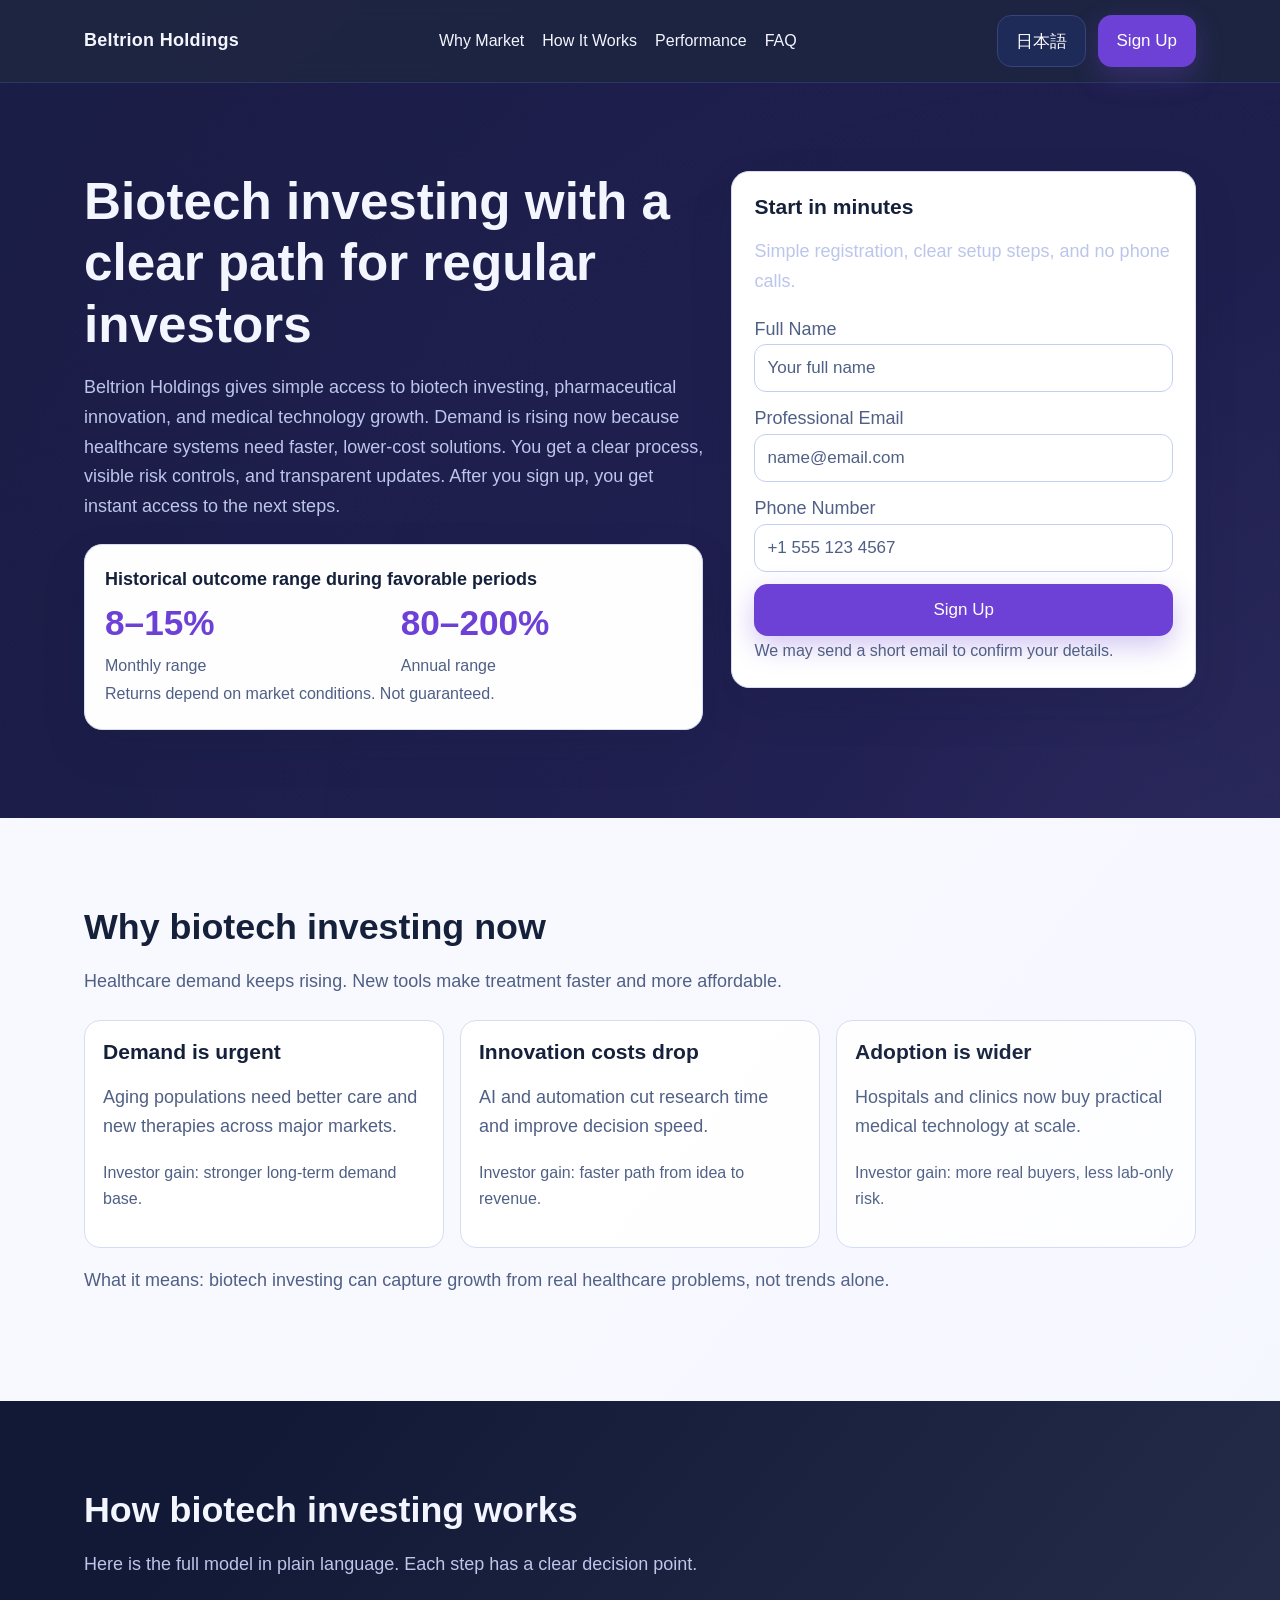
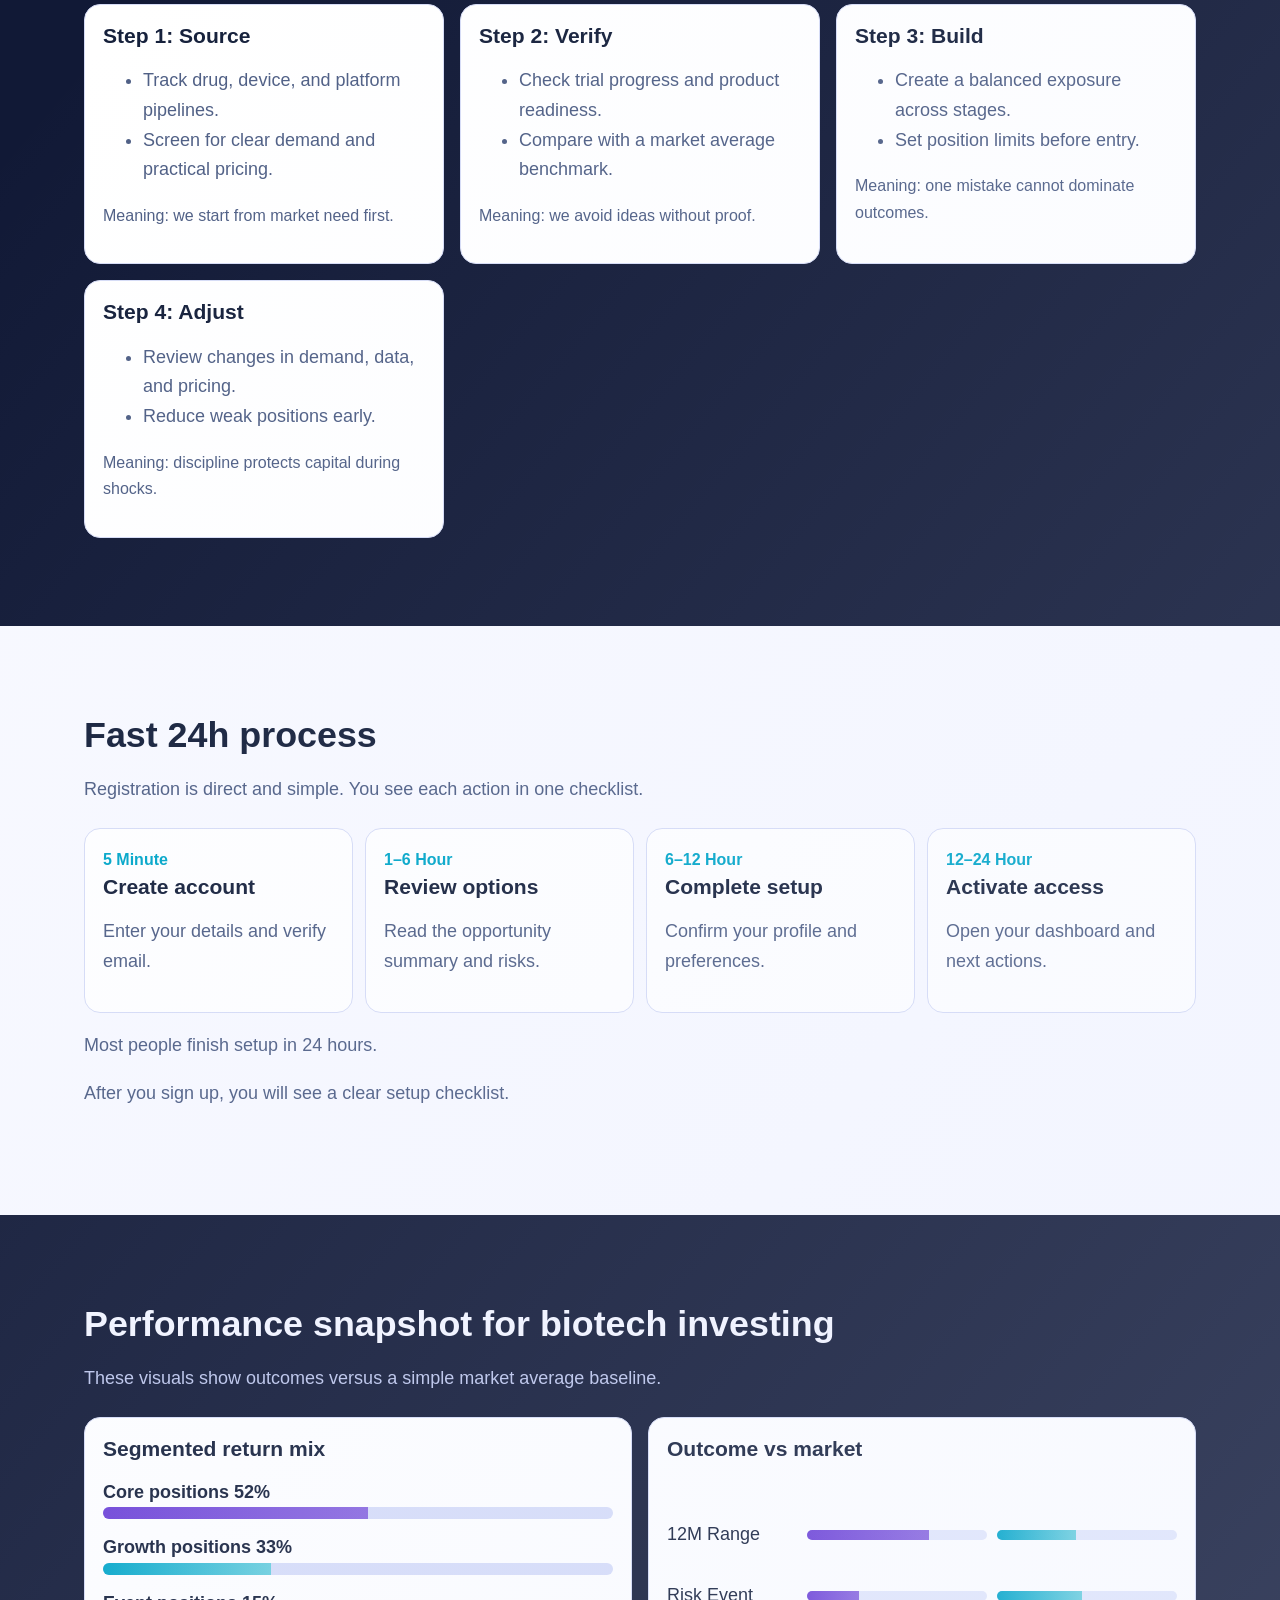
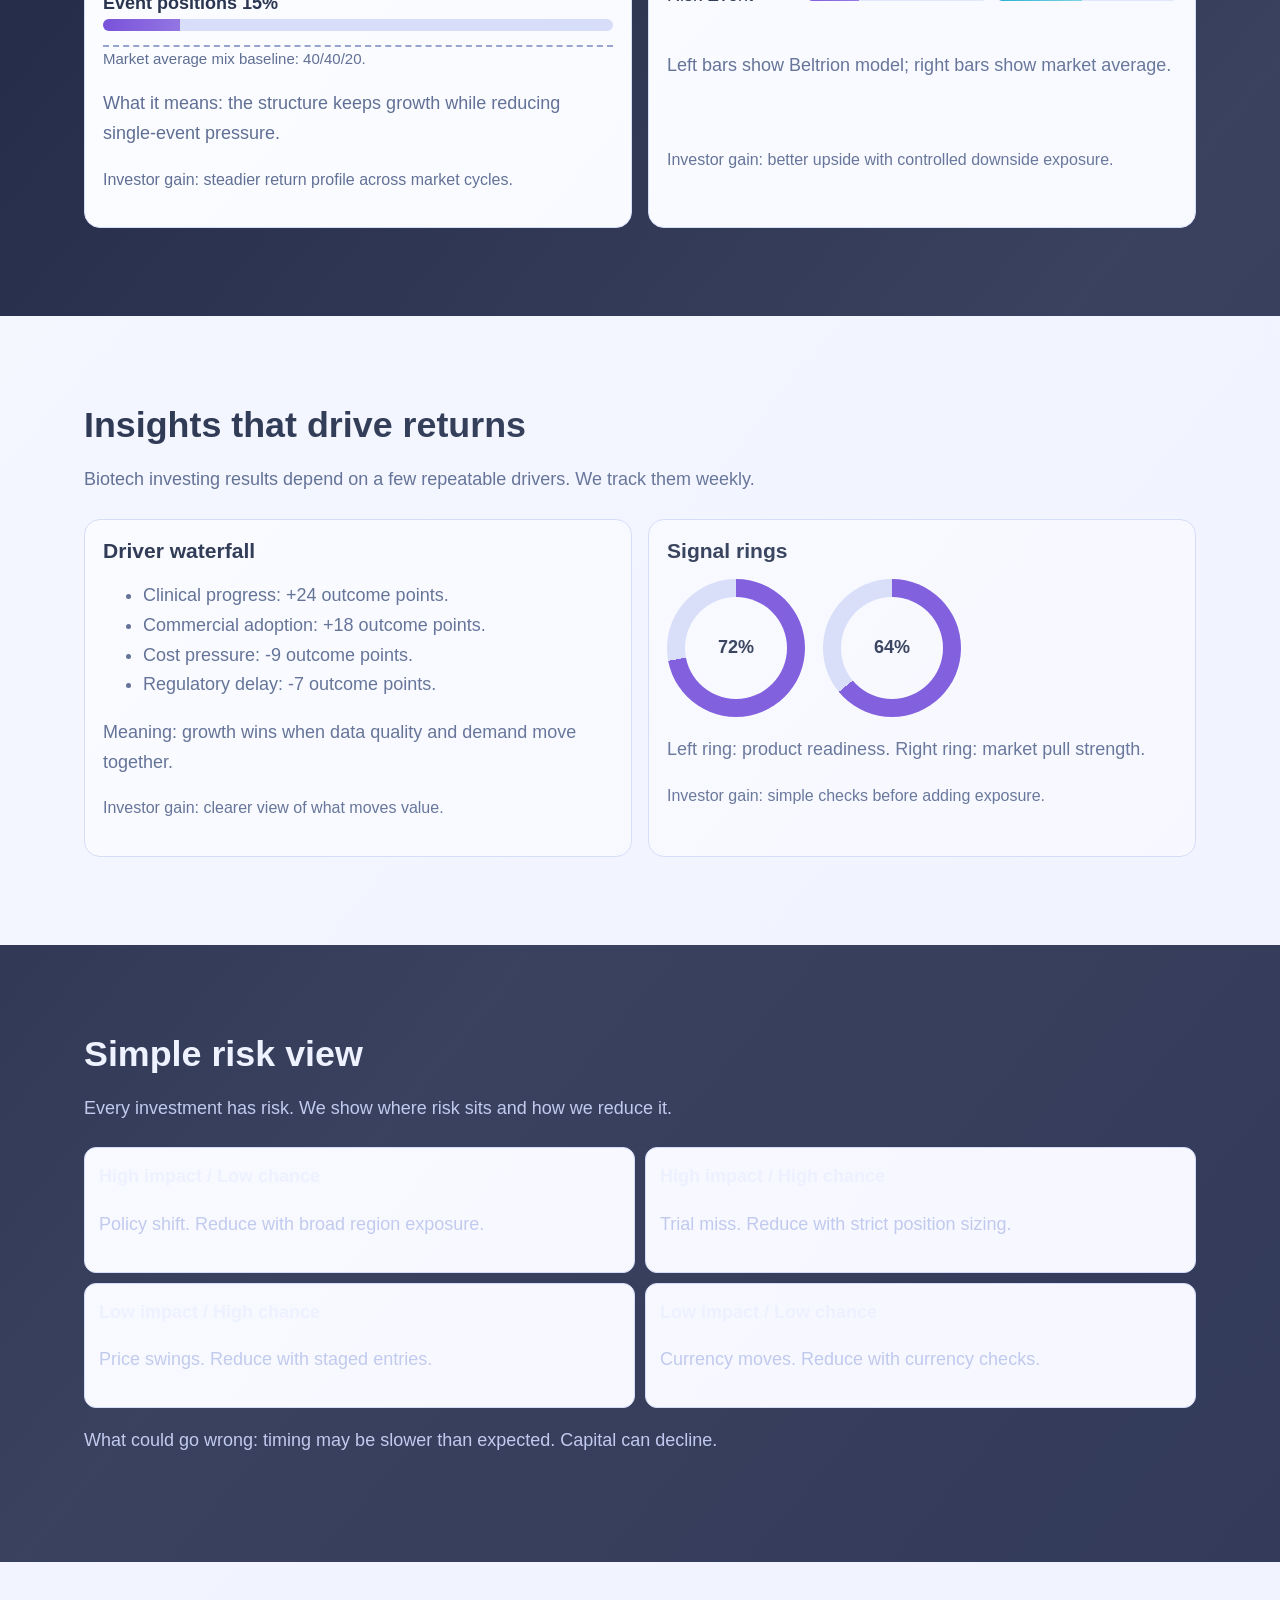
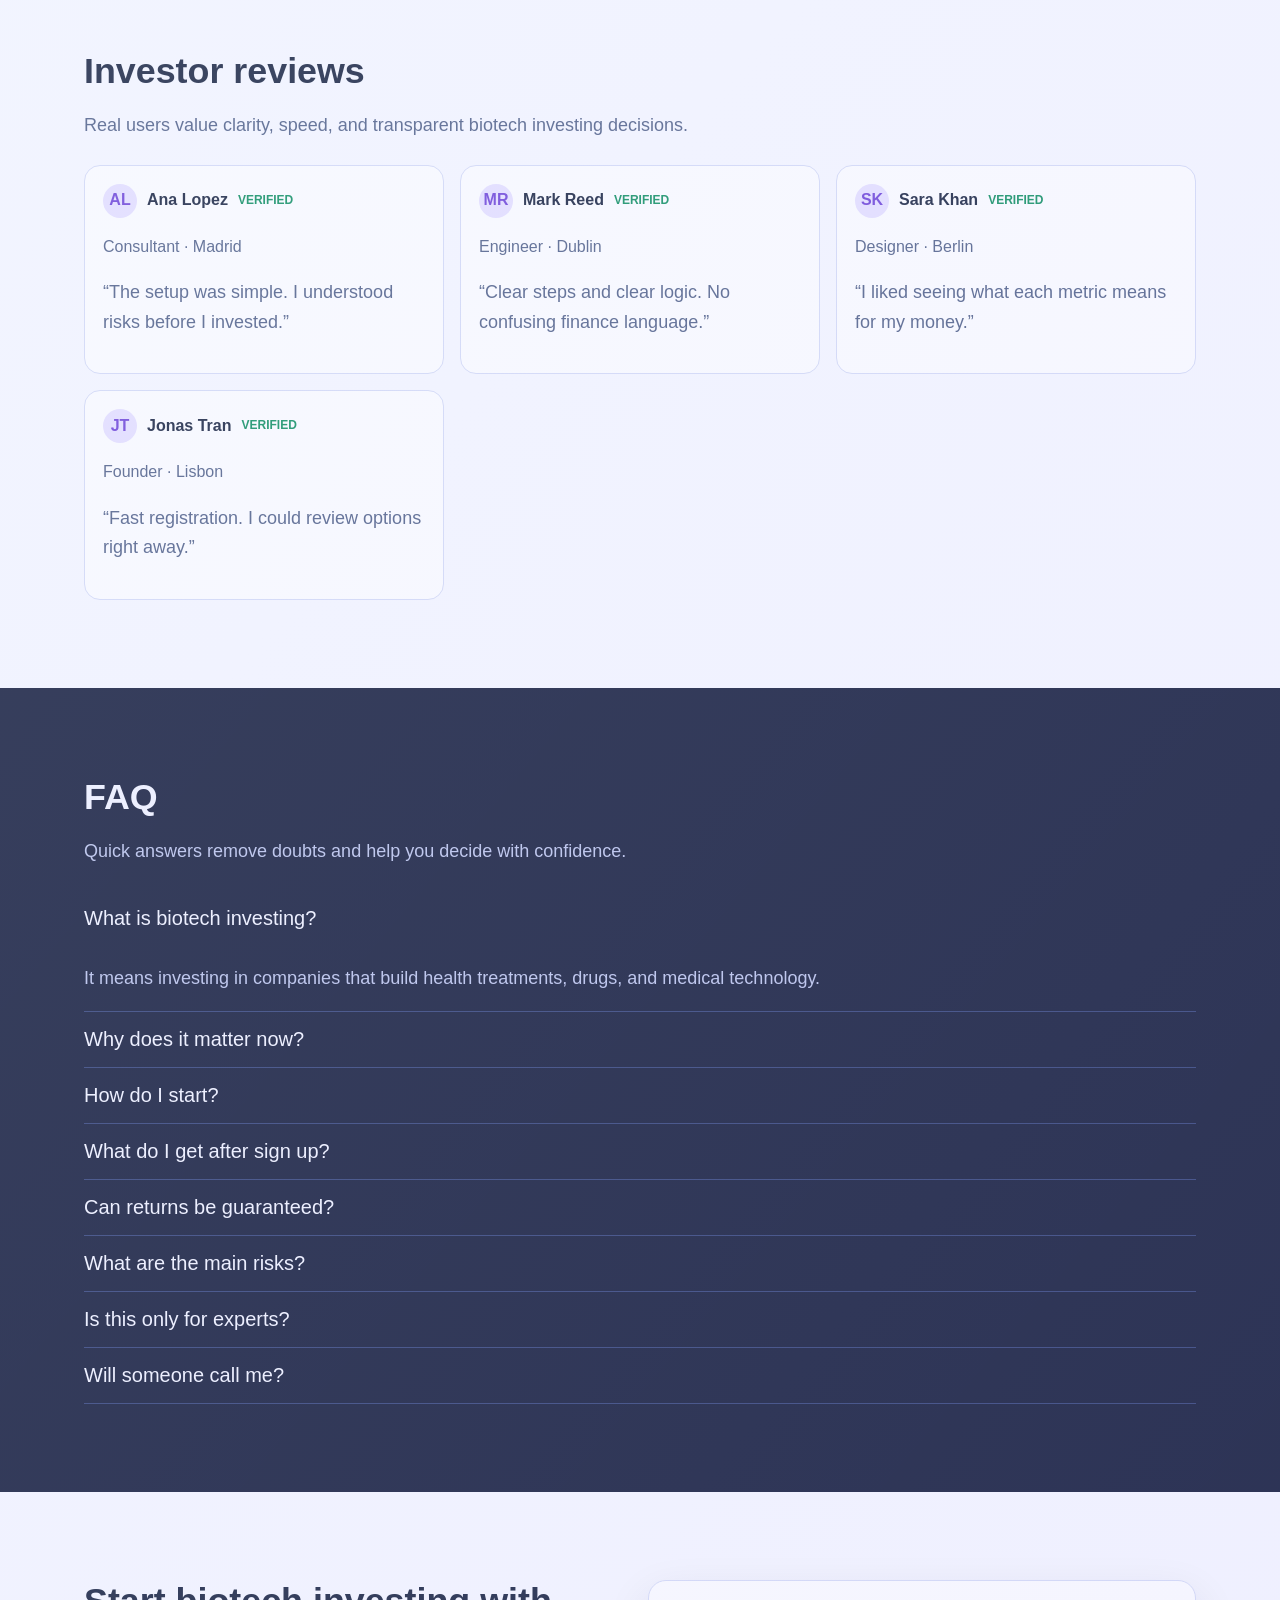
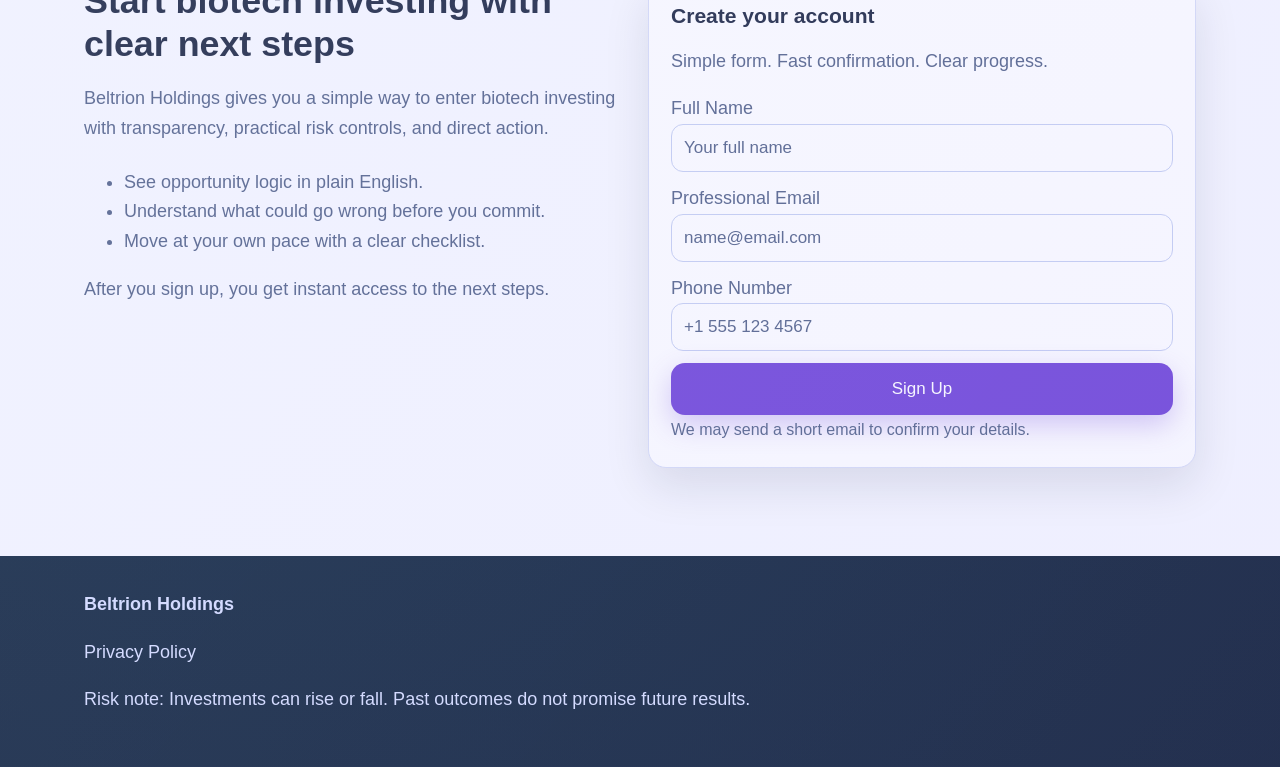
<file: jp/index.html>
<!doctype html>
<html lang="en">
<head>
  <meta charset="UTF-8">
  <meta name="viewport" content="width=device-width, initial-scale=1.0">
  <title>Beltrion Holdings JP | Biotech Investing Access</title>
  <meta name="description" content="Biotech investing page in English with strong SEO and conversion structure.">
  <link rel="canonical" href="https://beltrionholdings.com/jp/index.html">
  <link rel="alternate" hreflang="en" href="https://beltrionholdings.com/index.html">
  <link rel="alternate" hreflang="de" href="https://beltrionholdings.com/de/index.html">
  <link rel="alternate" hreflang="fr" href="https://beltrionholdings.com/fr/index.html">
  <link rel="alternate" hreflang="es" href="https://beltrionholdings.com/es/index.html">
  <link rel="alternate" hreflang="it" href="https://beltrionholdings.com/it/index.html">
  <link rel="alternate" hreflang="tr" href="https://beltrionholdings.com/tr/index.html">
  <link rel="alternate" hreflang="pt" href="https://beltrionholdings.com/pt/index.html">
  <link rel="alternate" hreflang="ja" href="https://beltrionholdings.com/jp/index.html">
  <link rel="alternate" hreflang="sk" href="https://beltrionholdings.com/sk/index.html">
  <link rel="alternate" hreflang="nl-BE" href="https://beltrionholdings.com/be/index.html">
  <link rel="alternate" hreflang="x-default" href="https://beltrionholdings.com/index.html">
  <meta property="og:title" content="Beltrion Holdings JP | Biotech Investing Access">
  <meta property="og:description" content="Biotech investing page in English with strong SEO and conversion structure.">
  <meta property="og:type" content="website">
  <meta property="og:url" content="https://beltrionholdings.com/jp/index.html">
  <meta property="twitter:card" content="summary_large_image">
  <meta property="twitter:title" content="Beltrion Holdings JP | Biotech Investing Access">
  <meta property="twitter:description" content="Biotech investing page in English with strong SEO and conversion structure.">
  <link rel="stylesheet" href="../assets/style.css">
  <script defer src="../assets/app.js"></script>
</head>
<body>
<div class="bg-wrap">
<header class="header">
  <div class="container head-row">
    <a class="brand" href="../index.html">Beltrion Holdings</a>
    <nav class="nav" aria-label="Main navigation">
      <a href="#market">Why Market</a><a href="#model">How It Works</a><a href="#metrics">Performance</a><a href="#faq">FAQ</a>
    </nav>
    <div class="right-tools">
      <div class="lang-wrap">
        <button class="lang-toggle" aria-haspopup="true" aria-expanded="false">日本語</button>
        <div class="lang-menu">
          <a href="../index.html"><svg class="flag" viewBox="0 0 18 12"><rect width="18" height="12" fill="#012169"/><path d="M0 0l18 12M18 0L0 12" stroke="#fff" stroke-width="2"/><path d="M0 0l18 12M18 0L0 12" stroke="#C8102E" stroke-width="1"/><rect x="7" width="4" height="12" fill="#fff"/><rect y="4" width="18" height="4" fill="#fff"/><rect x="8" width="2" height="12" fill="#C8102E"/><rect y="5" width="18" height="2" fill="#C8102E"/></svg>English</a>
          <a href="../de/index.html"><svg class="flag" viewBox="0 0 18 12"><rect width="18" height="4" fill="#000"/><rect y="4" width="18" height="4" fill="#DD0000"/><rect y="8" width="18" height="4" fill="#FFCE00"/></svg>Deutsch</a>
          <a href="../fr/index.html"><svg class="flag" viewBox="0 0 18 12"><rect width="6" height="12" fill="#0055A4"/><rect x="6" width="6" height="12" fill="#fff"/><rect x="12" width="6" height="12" fill="#EF4135"/></svg>Français</a>
          <a href="../es/index.html"><svg class="flag" viewBox="0 0 18 12"><rect width="18" height="3" fill="#AA151B"/><rect y="3" width="18" height="6" fill="#F1BF00"/><rect y="9" width="18" height="3" fill="#AA151B"/></svg>Español</a>
          <a href="../it/index.html"><svg class="flag" viewBox="0 0 18 12"><rect width="6" height="12" fill="#009246"/><rect x="6" width="6" height="12" fill="#fff"/><rect x="12" width="6" height="12" fill="#CE2B37"/></svg>Italiano</a>
          <a href="../tr/index.html"><svg class="flag" viewBox="0 0 18 12"><rect width="18" height="12" fill="#E30A17"/><circle cx="7" cy="6" r="3" fill="#fff"/><circle cx="8" cy="6" r="2.4" fill="#E30A17"/></svg>Türkçe</a>
          <a href="../pt/index.html"><svg class="flag" viewBox="0 0 18 12"><rect width="7" height="12" fill="#046A38"/><rect x="7" width="11" height="12" fill="#DA291C"/></svg>Português</a>
          <a href="../jp/index.html"><svg class="flag" viewBox="0 0 18 12"><rect width="18" height="12" fill="#fff"/><circle cx="9" cy="6" r="3" fill="#BC002D"/></svg>日本語</a>
          <a href="../sk/index.html"><svg class="flag" viewBox="0 0 18 12"><rect width="18" height="4" fill="#fff"/><rect y="4" width="18" height="4" fill="#0B4EA2"/><rect y="8" width="18" height="4" fill="#EE1C25"/></svg>Slovak</a>
          <a href="../be/index.html"><svg class="flag" viewBox="0 0 18 12"><rect width="6" height="12" fill="#000"/><rect x="6" width="6" height="12" fill="#FFD90C"/><rect x="12" width="6" height="12" fill="#EF3340"/></svg>Nederlands (BE)</a>
        </div>
      </div>
      <a class="btn btn-primary" href="#signup-final">Sign Up</a>
      <button class="burger" aria-label="Open menu">☰</button>
    </div>
  </div>
</header>

<div class="drawer-backdrop"></div>
<aside class="drawer" aria-label="Mobile menu">
  <button class="burger drawer-close" aria-label="Close menu">✕</button>
  <nav class="form-stack" style="margin:16px 0 20px;">
    <a href="#market">Why Market</a><a href="#model">How It Works</a><a href="#metrics">Performance</a><a href="#faq">FAQ</a>
  </nav>
  <div class="lang-wrap">
    <button class="lang-toggle">日本語</button>
    <div class="lang-menu" style="position:static;display:block;">
      <a href="../index.html">English</a><a href="../de/index.html">Deutsch</a><a href="../fr/index.html">Français</a><a href="../es/index.html">Español</a><a href="../it/index.html">Italiano</a><a href="../tr/index.html">Türkçe</a><a href="../pt/index.html">Português</a><a href="../jp/index.html">日本語</a><a href="../sk/index.html">Slovak</a><a href="../be/index.html">Nederlands (BE)</a>
    </div>
  </div>
  <a class="btn btn-primary" href="#signup-final" style="margin-top:18px;">Sign Up</a>
</aside>

<main>
<section class="section dark" id="hero">
  <div class="container hero-grid">
    <div class="reveal">
      <h1>Biotech investing with a clear path for regular investors</h1>
      <p>Beltrion Holdings gives simple access to biotech investing, pharmaceutical innovation, and medical technology growth. Demand is rising now because healthcare systems need faster, lower-cost solutions. You get a clear process, visible risk controls, and transparent updates. After you sign up, you get instant access to the next steps.</p>
      <div class="perf">
        <strong>Historical outcome range during favorable periods</strong>
        <div class="perf-split">
          <div><div class="perf-num">8–15%</div><div class="muted">Monthly range</div></div>
          <div><div class="perf-num">80–200%</div><div class="muted">Annual range</div></div>
        </div>
        <small class="muted">Returns depend on market conditions. Not guaranteed.</small>
      </div>
    </div>
    <form class="form-card reveal" aria-label="Sign up form">
      <h3 class="form-title">Start in minutes</h3>
      <p class="form-sub">Simple registration, clear setup steps, and no phone calls.</p>
      <div class="form-stack">
        <label>Full Name<input type="text" placeholder="Your full name" required></label>
        <label>Professional Email<input type="email" placeholder="name@email.com" required></label>
        <label>Phone Number<input type="tel" placeholder="+1 555 123 4567" required></label>
        <button class="btn btn-primary" type="submit">Sign Up</button>
      </div>
      <small class="muted">We may send a short email to confirm your details.</small>
    </form>
  </div>
</section>

<section class="section light reveal" id="market"><div class="container">
  <h2>Why biotech investing now</h2>
  <p class="section-intro">Healthcare demand keeps rising. New tools make treatment faster and more affordable.</p>
  <div class="grid-3">
    <article class="card"><h3>Demand is urgent</h3><p>Aging populations need better care and new therapies across major markets.</p><p class="muted">Investor gain: stronger long-term demand base.</p></article>
    <article class="card"><h3>Innovation costs drop</h3><p>AI and automation cut research time and improve decision speed.</p><p class="muted">Investor gain: faster path from idea to revenue.</p></article>
    <article class="card"><h3>Adoption is wider</h3><p>Hospitals and clinics now buy practical medical technology at scale.</p><p class="muted">Investor gain: more real buyers, less lab-only risk.</p></article>
  </div>
  <p>What it means: biotech investing can capture growth from real healthcare problems, not trends alone.</p>
</div></section>

<section class="section dark reveal" id="model"><div class="container">
  <h2>How biotech investing works</h2>
  <p class="section-intro">Here is the full model in plain language. Each step has a clear decision point.</p>
  <div class="grid-2">
    <article class="card"><h3>Step 1: Source</h3><ul><li>Track drug, device, and platform pipelines.</li><li>Screen for clear demand and practical pricing.</li></ul><p class="muted">Meaning: we start from market need first.</p></article>
    <article class="card"><h3>Step 2: Verify</h3><ul><li>Check trial progress and product readiness.</li><li>Compare with a market average benchmark.</li></ul><p class="muted">Meaning: we avoid ideas without proof.</p></article>
    <article class="card"><h3>Step 3: Build</h3><ul><li>Create a balanced exposure across stages.</li><li>Set position limits before entry.</li></ul><p class="muted">Meaning: one mistake cannot dominate outcomes.</p></article>
    <article class="card"><h3>Step 4: Adjust</h3><ul><li>Review changes in demand, data, and pricing.</li><li>Reduce weak positions early.</li></ul><p class="muted">Meaning: discipline protects capital during shocks.</p></article>
  </div>
</div></section>

<section class="section light reveal" id="process"><div class="container">
  <h2>Fast 24h process</h2>
  <p class="section-intro">Registration is direct and simple. You see each action in one checklist.</p>
  <div class="steps">
    <div class="card"><div class="step-time">5 Minute</div><h3>Create account</h3><p>Enter your details and verify email.</p></div>
    <div class="card"><div class="step-time">1–6 Hour</div><h3>Review options</h3><p>Read the opportunity summary and risks.</p></div>
    <div class="card"><div class="step-time">6–12 Hour</div><h3>Complete setup</h3><p>Confirm your profile and preferences.</p></div>
    <div class="card"><div class="step-time">12–24 Hour</div><h3>Activate access</h3><p>Open your dashboard and next actions.</p></div>
  </div>
  <p>Most people finish setup in 24 hours.</p>
  <p>After you sign up, you will see a clear setup checklist.</p>
</div></section>

<section class="section dark reveal" id="metrics"><div class="container">
  <h2>Performance snapshot for biotech investing</h2>
  <p class="section-intro">These visuals show outcomes versus a simple market average baseline.</p>
  <div class="grid-2">
    <article class="card chart-stack"><h3>Segmented return mix</h3>
      <div class="row"><strong>Core positions 52%</strong><div class="track"><div class="fill-a" style="width:52%"></div></div></div>
      <div class="row"><strong>Growth positions 33%</strong><div class="track"><div class="fill-b" style="width:33%"></div></div></div>
      <div class="row"><strong>Event positions 15%</strong><div class="track"><div class="fill-a" style="width:15%"></div></div></div>
      <div class="base-line">Market average mix baseline: 40/40/20.</div>
      <p>What it means: the structure keeps growth while reducing single-event pressure.</p>
      <p class="muted">Investor gain: steadier return profile across market cycles.</p>
    </article>
    <article class="card dual-bars"><h3>Outcome vs market</h3>
      <div class="bar-row"><span>12M Range</span><div class="mini-track"><div class="fill-a" style="width:68%"></div></div><div class="mini-track"><div class="fill-b" style="width:44%"></div></div></div>
      <div class="bar-row"><span>Risk Event</span><div class="mini-track"><div class="fill-a" style="width:29%"></div></div><div class="mini-track"><div class="fill-b" style="width:47%"></div></div></div>
      <p>Left bars show Beltrion model; right bars show market average.</p>
      <p class="muted">Investor gain: better upside with controlled downside exposure.</p>
    </article>
  </div>
</div></section>

<section class="section light reveal" id="insights"><div class="container">
  <h2>Insights that drive returns</h2>
  <p class="section-intro">Biotech investing results depend on a few repeatable drivers. We track them weekly.</p>
  <div class="grid-2">
    <article class="card">
      <h3>Driver waterfall</h3>
      <ul><li>Clinical progress: +24 outcome points.</li><li>Commercial adoption: +18 outcome points.</li><li>Cost pressure: -9 outcome points.</li><li>Regulatory delay: -7 outcome points.</li></ul>
      <p>Meaning: growth wins when data quality and demand move together.</p>
      <p class="muted">Investor gain: clearer view of what moves value.</p>
    </article>
    <article class="card">
      <h3>Signal rings</h3>
      <div class="rings">
        <div class="ring" style="--val:72%;"><span>72%</span></div>
        <div class="ring" style="--val:64%;"><span>64%</span></div>
      </div>
      <p>Left ring: product readiness. Right ring: market pull strength.</p>
      <p class="muted">Investor gain: simple checks before adding exposure.</p>
    </article>
  </div>
</div></section>

<section class="section dark reveal" id="risk"><div class="container">
  <h2>Simple risk view</h2>
  <p class="section-intro">Every investment has risk. We show where risk sits and how we reduce it.</p>
  <div class="matrix">
    <div class="cell"><strong>High impact / Low chance</strong><p>Policy shift. Reduce with broad region exposure.</p></div>
    <div class="cell"><strong>High impact / High chance</strong><p>Trial miss. Reduce with strict position sizing.</p></div>
    <div class="cell"><strong>Low impact / High chance</strong><p>Price swings. Reduce with staged entries.</p></div>
    <div class="cell"><strong>Low impact / Low chance</strong><p>Currency moves. Reduce with currency checks.</p></div>
  </div>
  <p>What could go wrong: timing may be slower than expected. Capital can decline.</p>
</div></section>

<section class="section light reveal" id="reviews"><div class="container">
  <h2>Investor reviews</h2>
  <p class="section-intro">Real users value clarity, speed, and transparent biotech investing decisions.</p>
  <div class="grid-2">
    <article class="card"><div class="review-head"><span class="avatar">AL</span><strong>Ana Lopez</strong><span class="verified">VERIFIED</span></div><p class="muted">Consultant · Madrid</p><p>“The setup was simple. I understood risks before I invested.”</p></article>
    <article class="card"><div class="review-head"><span class="avatar">MR</span><strong>Mark Reed</strong><span class="verified">VERIFIED</span></div><p class="muted">Engineer · Dublin</p><p>“Clear steps and clear logic. No confusing finance language.”</p></article>
    <article class="card"><div class="review-head"><span class="avatar">SK</span><strong>Sara Khan</strong><span class="verified">VERIFIED</span></div><p class="muted">Designer · Berlin</p><p>“I liked seeing what each metric means for my money.”</p></article>
    <article class="card"><div class="review-head"><span class="avatar">JT</span><strong>Jonas Tran</strong><span class="verified">VERIFIED</span></div><p class="muted">Founder · Lisbon</p><p>“Fast registration. I could review options right away.”</p></article>
  </div>
</div></section>

<section class="section dark reveal" id="faq"><div class="container">
  <h2>FAQ</h2>
  <p class="section-intro">Quick answers remove doubts and help you decide with confidence.</p>
  <div class="faq-item open"><button class="faq-q">What is biotech investing?</button><div class="faq-a"><p>It means investing in companies that build health treatments, drugs, and medical technology.</p></div></div>
  <div class="faq-item"><button class="faq-q">Why does it matter now?</button><div class="faq-a"><p>Healthcare demand is rising fast, and new tools make development faster and cheaper.</p></div></div>
  <div class="faq-item"><button class="faq-q">How do I start?</button><div class="faq-a"><p>Sign up, review options, and follow the setup checklist shown right away.</p></div></div>
  <div class="faq-item"><button class="faq-q">What do I get after sign up?</button><div class="faq-a"><p>After you sign up, you can review the options and choose what to do next.</p></div></div>
  <div class="faq-item"><button class="faq-q">Can returns be guaranteed?</button><div class="faq-a"><p>No. Returns depend on market conditions and can be higher or lower.</p></div></div>
  <div class="faq-item"><button class="faq-q">What are the main risks?</button><div class="faq-a"><p>Trial delays, demand changes, and market swings can reduce performance.</p></div></div>
  <div class="faq-item"><button class="faq-q">Is this only for experts?</button><div class="faq-a"><p>No. The process is made for regular investors who want clarity.</p></div></div>
  <div class="faq-item"><button class="faq-q">Will someone call me?</button><div class="faq-a"><p>No calls. We may send a short email to confirm your details.</p></div></div>
</div></section>

<section class="section light reveal" id="signup-final"><div class="container grid-2">
  <div>
    <h2>Start biotech investing with clear next steps</h2>
    <p class="section-intro">Beltrion Holdings gives you a simple way to enter biotech investing with transparency, practical risk controls, and direct action.</p>
    <ul>
      <li>See opportunity logic in plain English.</li>
      <li>Understand what could go wrong before you commit.</li>
      <li>Move at your own pace with a clear checklist.</li>
    </ul>
    <p>After you sign up, you get instant access to the next steps.</p>
  </div>
  <form class="form-card" aria-label="Final sign up form">
    <h3 class="form-title">Create your account</h3>
    <p class="form-sub">Simple form. Fast confirmation. Clear progress.</p>
    <div class="form-stack">
      <label>Full Name<input type="text" placeholder="Your full name" required></label>
      <label>Professional Email<input type="email" placeholder="name@email.com" required></label>
      <label>Phone Number<input type="tel" placeholder="+1 555 123 4567" required></label>
      <button class="btn btn-primary" type="submit">Sign Up</button>
    </div>
    <small class="muted">We may send a short email to confirm your details.</small>
  </form>
</div></section>
</main>

<footer class="footer"><div class="container">
  <strong>Beltrion Holdings</strong>
  <p><a href="#" data-open-privacy>Privacy Policy</a></p>
  <p>Risk note: Investments can rise or fall. Past outcomes do not promise future results.</p>
</div></footer>

<div class="modal" aria-hidden="true">
  <div class="modal-bg"></div>
  <div class="modal-panel" role="dialog" aria-modal="true" aria-label="Privacy Policy">
    <button class="modal-close-x" data-close-privacy aria-label="Close">×</button>
    <h2>Privacy Policy</h2>
    <p><strong>Introduction:</strong> We explain what data we collect and why.</p>
    <p><strong>Data collection:</strong> We collect name, email, phone, and usage events.</p>
    <p><strong>Legal basis:</strong> We use consent and legitimate business interest.</p>
    <p><strong>Cookies:</strong> Cookies help keep sessions stable and improve page performance.</p>
    <p><strong>Retention:</strong> We keep data only as long as needed for service and law.</p>
    <p><strong>Third-party sharing:</strong> We share data with service providers that support hosting and email.</p>
    <p><strong>Security:</strong> We use encryption, access controls, and routine monitoring.</p>
    <p><strong>User rights:</strong> You can request access, correction, deletion, or export of your data.</p>
    <p><strong>International transfers:</strong> Data may move across regions with contract safeguards.</p>
    <p><strong>Industry risk disclosure:</strong> Digital systems can face outages, fraud attempts, and data risk.</p>
    <p><strong>Contact:</strong> privacy@beltrionholdings.com</p>
    <div class="modal-foot"><button class="btn" data-close-privacy>Close</button></div>
  </div>
</div>

<script type="application/ld+json">
{"@context":"https://schema.org","@graph":[
{"@type":"Organization","name":"Beltrion Holdings","url":"https://beltrionholdings.com","email":"info@beltrionholdings.com"},
{"@type":"WebSite","name":"Beltrion Holdings","url":"https://beltrionholdings.com"},
{"@type":"FAQPage","mainEntity":[
{"@type":"Question","name":"What is biotech investing?","acceptedAnswer":{"@type":"Answer","text":"It means investing in companies that build health treatments, drugs, and medical technology."}},
{"@type":"Question","name":"Why does it matter now?","acceptedAnswer":{"@type":"Answer","text":"Demand for better healthcare is rising, while technology cuts development time."}}
]},
{"@type":"Review","itemReviewed":{"@type":"Organization","name":"Beltrion Holdings"},"reviewRating":{"@type":"Rating","ratingValue":"5"},"author":{"@type":"Person","name":"Ana Lopez"},"reviewBody":"The setup was simple. I understood risks before I invested."}
]}
</script>
</div>
</body>
</html>
</file>
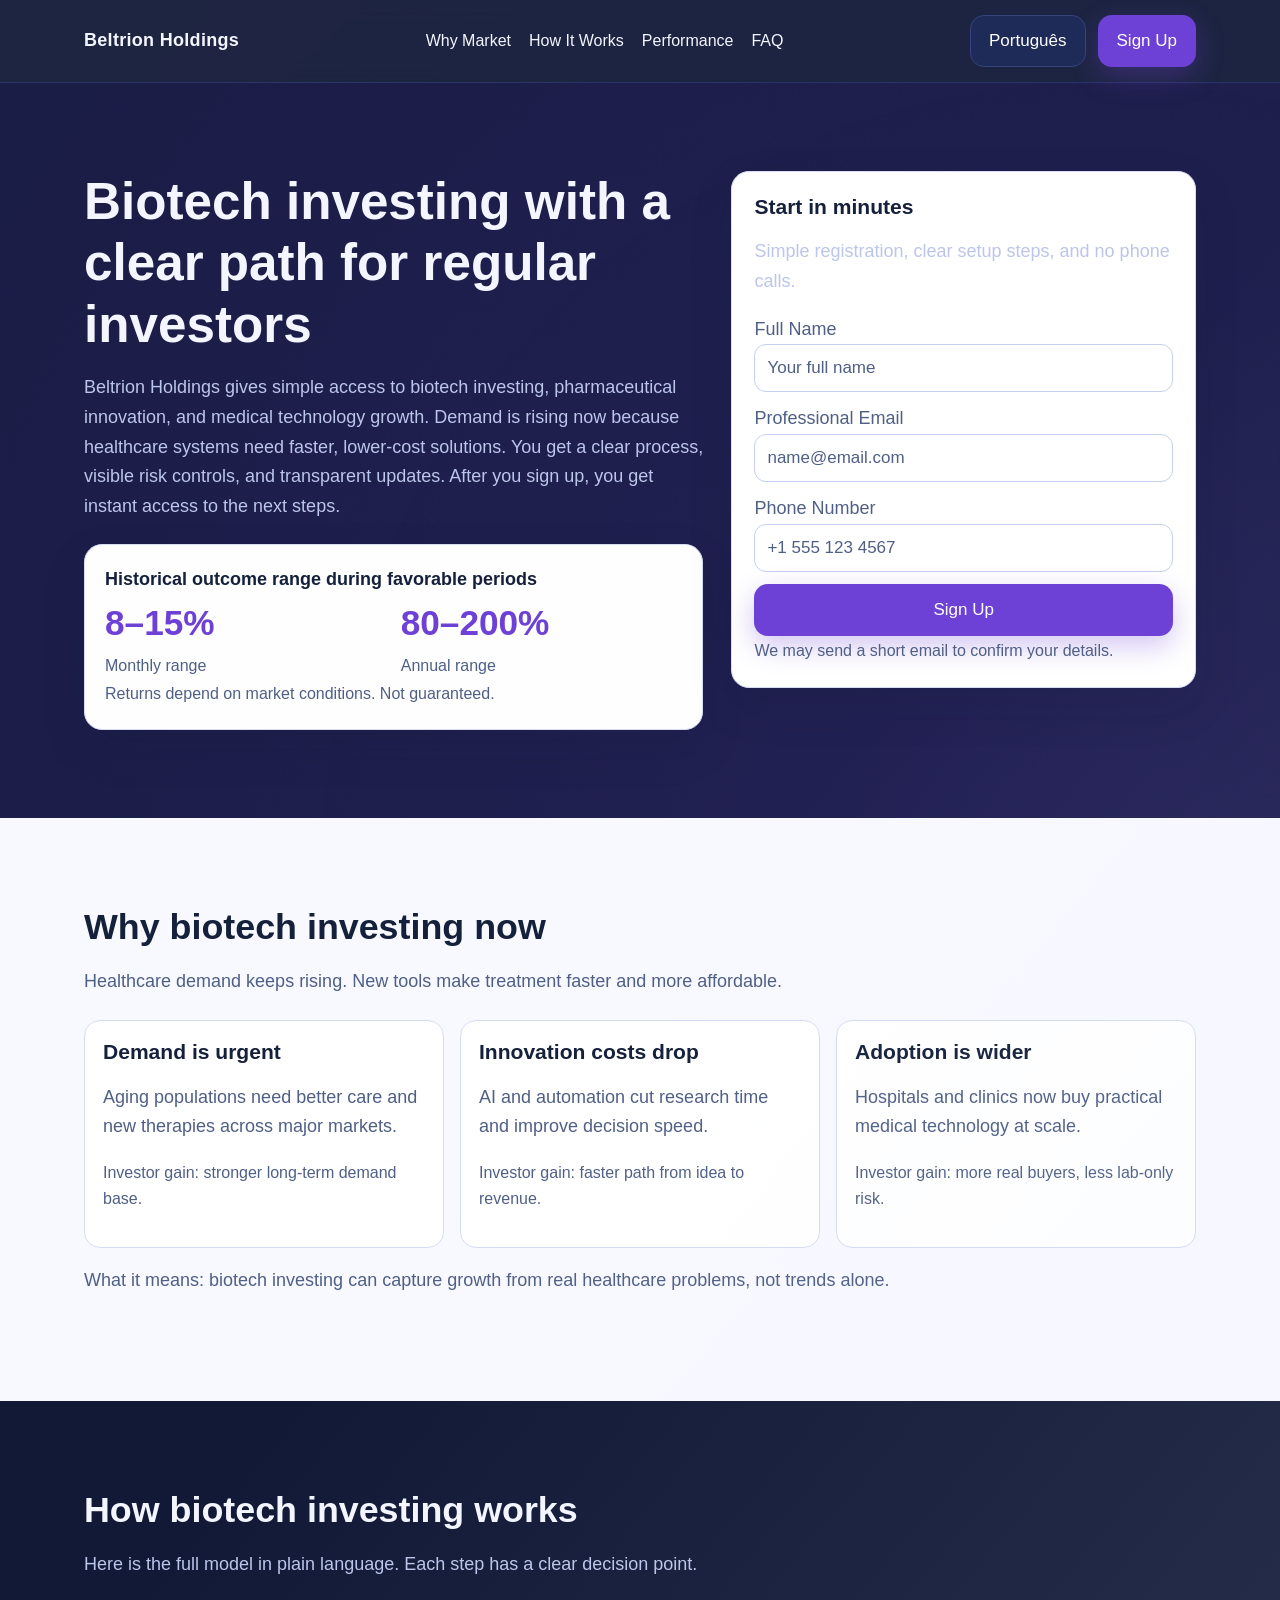
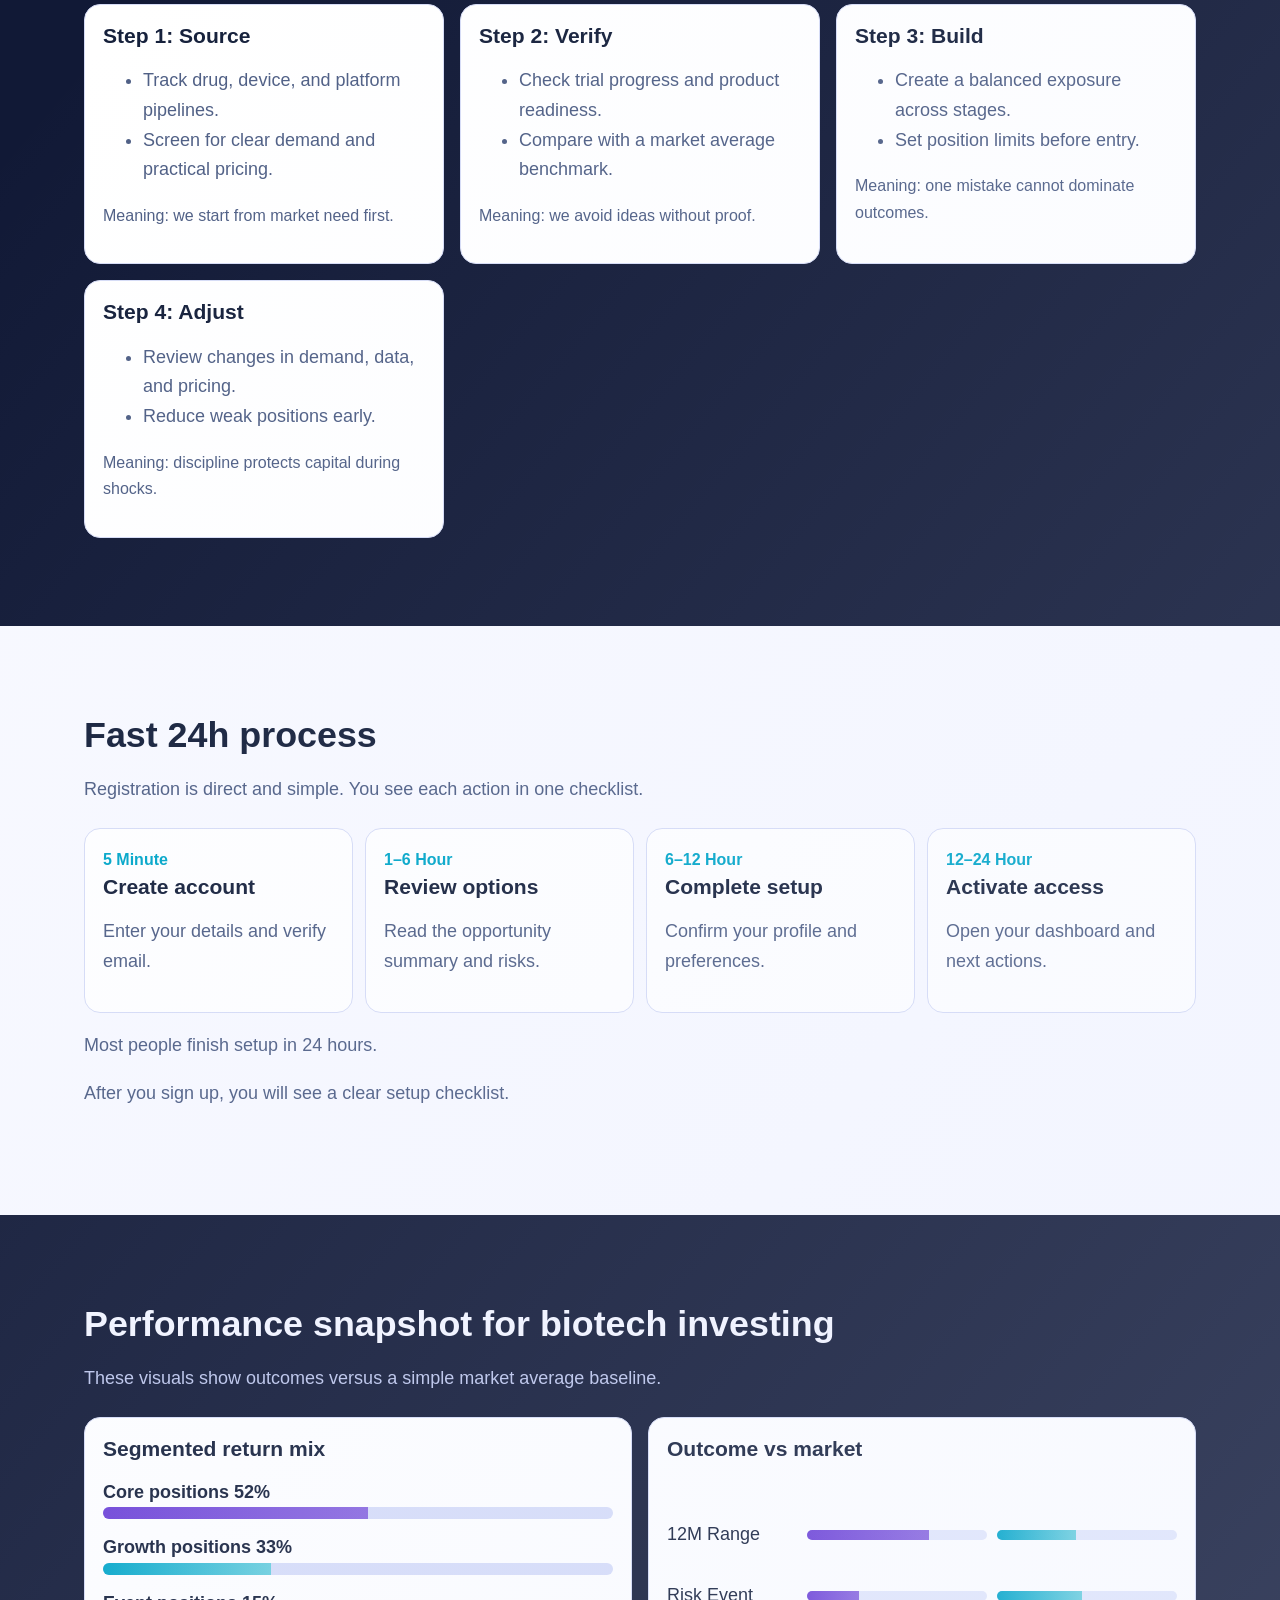
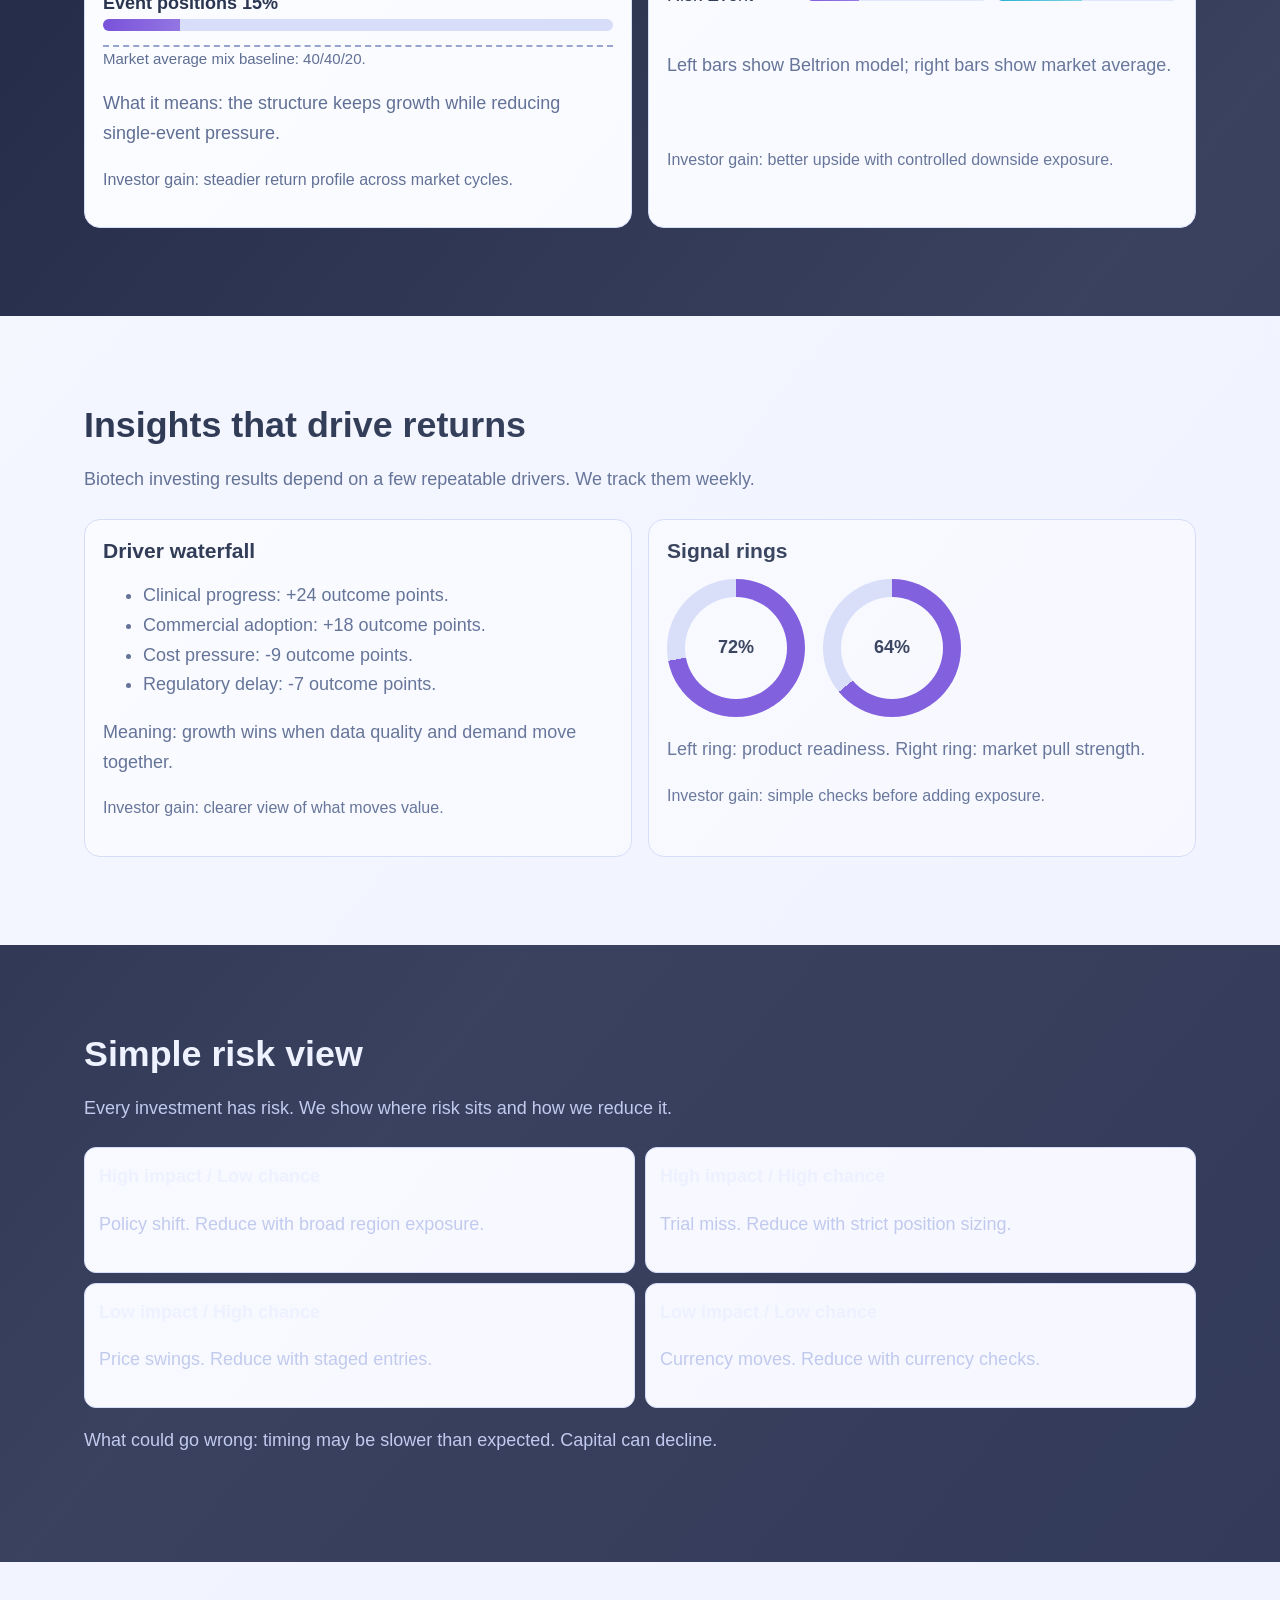
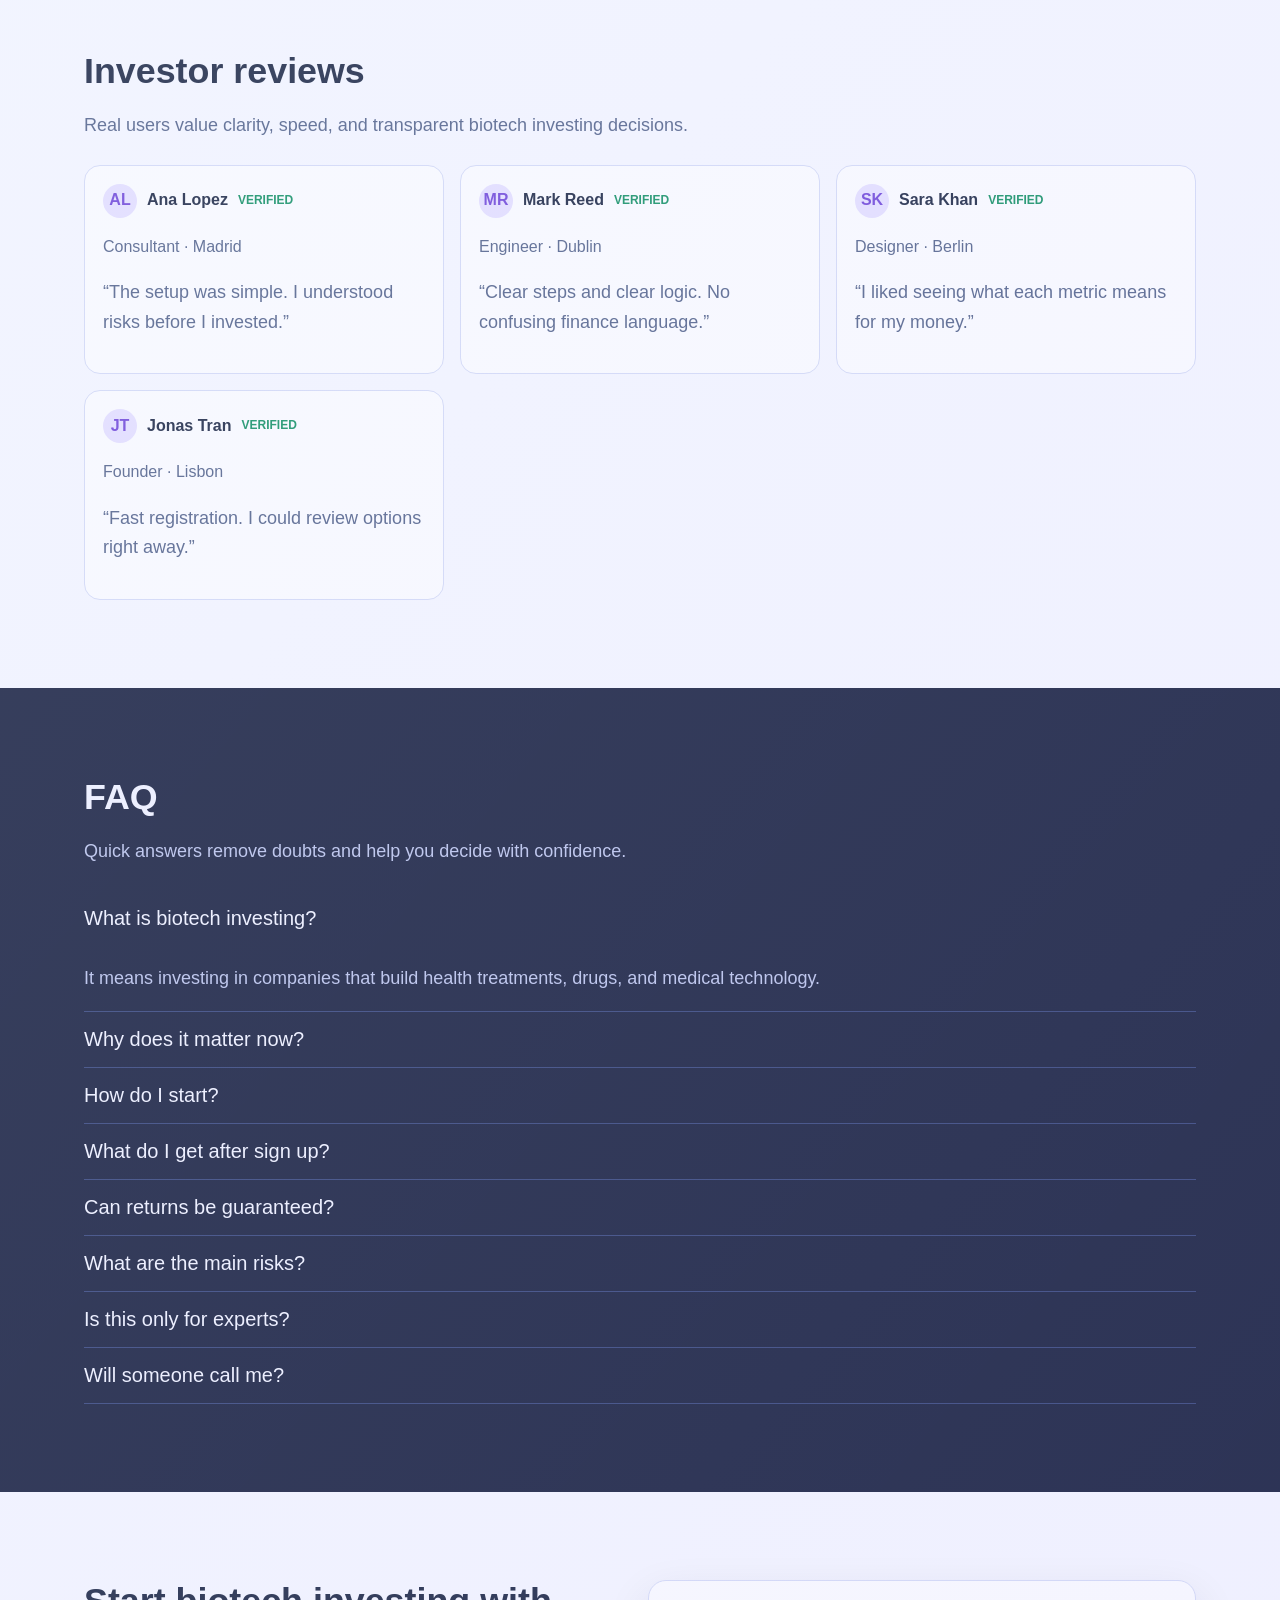
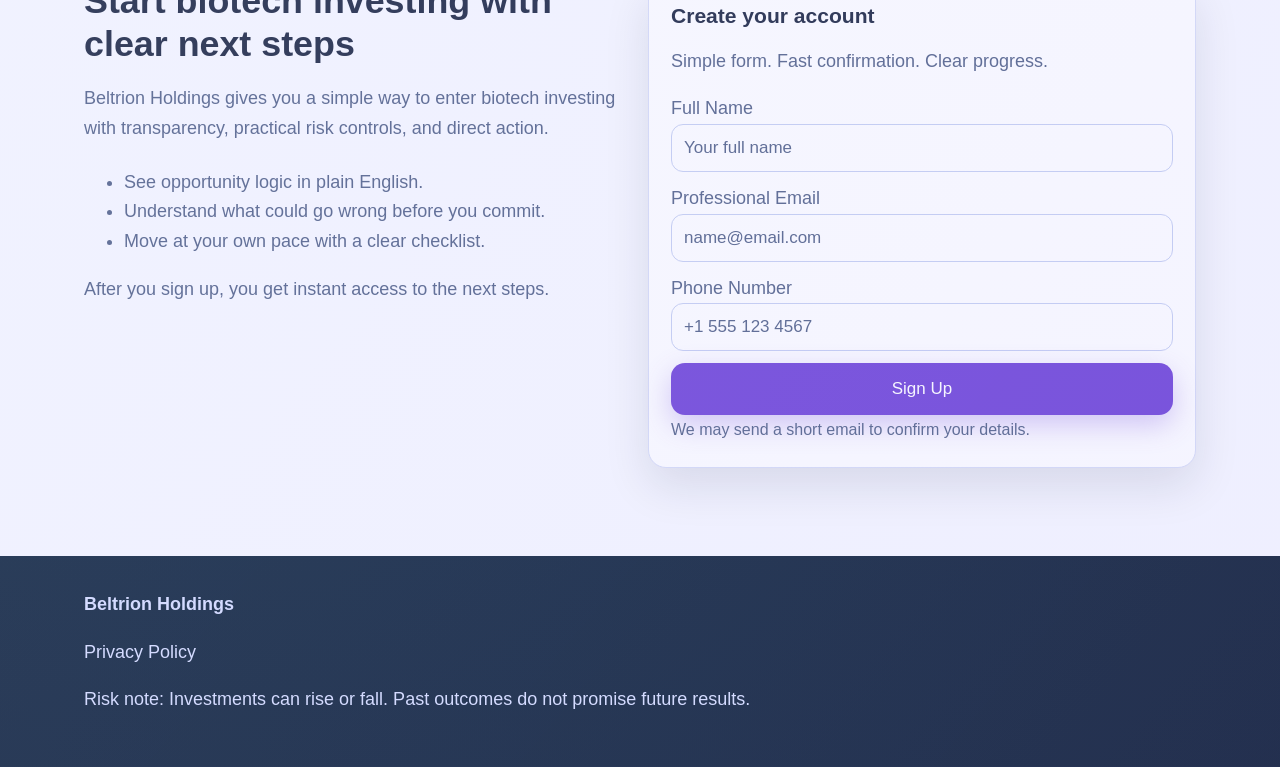
<file: pt/index.html>
<!doctype html>
<html lang="en">
<head>
  <meta charset="UTF-8">
  <meta name="viewport" content="width=device-width, initial-scale=1.0">
  <title>Beltrion Holdings PT | Biotech Investing Access</title>
  <meta name="description" content="Biotech investing with clear market logic and direct next steps.">
  <link rel="canonical" href="https://beltrionholdings.com/pt/index.html">
  <link rel="alternate" hreflang="en" href="https://beltrionholdings.com/index.html">
  <link rel="alternate" hreflang="de" href="https://beltrionholdings.com/de/index.html">
  <link rel="alternate" hreflang="fr" href="https://beltrionholdings.com/fr/index.html">
  <link rel="alternate" hreflang="es" href="https://beltrionholdings.com/es/index.html">
  <link rel="alternate" hreflang="it" href="https://beltrionholdings.com/it/index.html">
  <link rel="alternate" hreflang="tr" href="https://beltrionholdings.com/tr/index.html">
  <link rel="alternate" hreflang="pt" href="https://beltrionholdings.com/pt/index.html">
  <link rel="alternate" hreflang="ja" href="https://beltrionholdings.com/jp/index.html">
  <link rel="alternate" hreflang="sk" href="https://beltrionholdings.com/sk/index.html">
  <link rel="alternate" hreflang="nl-BE" href="https://beltrionholdings.com/be/index.html">
  <link rel="alternate" hreflang="x-default" href="https://beltrionholdings.com/index.html">
  <meta property="og:title" content="Beltrion Holdings PT | Biotech Investing Access">
  <meta property="og:description" content="Biotech investing with clear market logic and direct next steps.">
  <meta property="og:type" content="website">
  <meta property="og:url" content="https://beltrionholdings.com/pt/index.html">
  <meta property="twitter:card" content="summary_large_image">
  <meta property="twitter:title" content="Beltrion Holdings PT | Biotech Investing Access">
  <meta property="twitter:description" content="Biotech investing with clear market logic and direct next steps.">
  <link rel="stylesheet" href="../assets/style.css">
  <script defer src="../assets/app.js"></script>
</head>
<body>
<div class="bg-wrap">
<header class="header">
  <div class="container head-row">
    <a class="brand" href="../index.html">Beltrion Holdings</a>
    <nav class="nav" aria-label="Main navigation">
      <a href="#market">Why Market</a><a href="#model">How It Works</a><a href="#metrics">Performance</a><a href="#faq">FAQ</a>
    </nav>
    <div class="right-tools">
      <div class="lang-wrap">
        <button class="lang-toggle" aria-haspopup="true" aria-expanded="false">Português</button>
        <div class="lang-menu">
          <a href="../index.html"><svg class="flag" viewBox="0 0 18 12"><rect width="18" height="12" fill="#012169"/><path d="M0 0l18 12M18 0L0 12" stroke="#fff" stroke-width="2"/><path d="M0 0l18 12M18 0L0 12" stroke="#C8102E" stroke-width="1"/><rect x="7" width="4" height="12" fill="#fff"/><rect y="4" width="18" height="4" fill="#fff"/><rect x="8" width="2" height="12" fill="#C8102E"/><rect y="5" width="18" height="2" fill="#C8102E"/></svg>English</a>
          <a href="../de/index.html"><svg class="flag" viewBox="0 0 18 12"><rect width="18" height="4" fill="#000"/><rect y="4" width="18" height="4" fill="#DD0000"/><rect y="8" width="18" height="4" fill="#FFCE00"/></svg>Deutsch</a>
          <a href="../fr/index.html"><svg class="flag" viewBox="0 0 18 12"><rect width="6" height="12" fill="#0055A4"/><rect x="6" width="6" height="12" fill="#fff"/><rect x="12" width="6" height="12" fill="#EF4135"/></svg>Français</a>
          <a href="../es/index.html"><svg class="flag" viewBox="0 0 18 12"><rect width="18" height="3" fill="#AA151B"/><rect y="3" width="18" height="6" fill="#F1BF00"/><rect y="9" width="18" height="3" fill="#AA151B"/></svg>Español</a>
          <a href="../it/index.html"><svg class="flag" viewBox="0 0 18 12"><rect width="6" height="12" fill="#009246"/><rect x="6" width="6" height="12" fill="#fff"/><rect x="12" width="6" height="12" fill="#CE2B37"/></svg>Italiano</a>
          <a href="../tr/index.html"><svg class="flag" viewBox="0 0 18 12"><rect width="18" height="12" fill="#E30A17"/><circle cx="7" cy="6" r="3" fill="#fff"/><circle cx="8" cy="6" r="2.4" fill="#E30A17"/></svg>Türkçe</a>
          <a href="../pt/index.html"><svg class="flag" viewBox="0 0 18 12"><rect width="7" height="12" fill="#046A38"/><rect x="7" width="11" height="12" fill="#DA291C"/></svg>Português</a>
          <a href="../jp/index.html"><svg class="flag" viewBox="0 0 18 12"><rect width="18" height="12" fill="#fff"/><circle cx="9" cy="6" r="3" fill="#BC002D"/></svg>日本語</a>
          <a href="../sk/index.html"><svg class="flag" viewBox="0 0 18 12"><rect width="18" height="4" fill="#fff"/><rect y="4" width="18" height="4" fill="#0B4EA2"/><rect y="8" width="18" height="4" fill="#EE1C25"/></svg>Slovak</a>
          <a href="../be/index.html"><svg class="flag" viewBox="0 0 18 12"><rect width="6" height="12" fill="#000"/><rect x="6" width="6" height="12" fill="#FFD90C"/><rect x="12" width="6" height="12" fill="#EF3340"/></svg>Nederlands (BE)</a>
        </div>
      </div>
      <a class="btn btn-primary" href="#signup-final">Sign Up</a>
      <button class="burger" aria-label="Open menu">☰</button>
    </div>
  </div>
</header>

<div class="drawer-backdrop"></div>
<aside class="drawer" aria-label="Mobile menu">
  <button class="burger drawer-close" aria-label="Close menu">✕</button>
  <nav class="form-stack" style="margin:16px 0 20px;">
    <a href="#market">Why Market</a><a href="#model">How It Works</a><a href="#metrics">Performance</a><a href="#faq">FAQ</a>
  </nav>
  <div class="lang-wrap">
    <button class="lang-toggle">Português</button>
    <div class="lang-menu" style="position:static;display:block;">
      <a href="../index.html">English</a><a href="../de/index.html">Deutsch</a><a href="../fr/index.html">Français</a><a href="../es/index.html">Español</a><a href="../it/index.html">Italiano</a><a href="../tr/index.html">Türkçe</a><a href="../pt/index.html">Português</a><a href="../jp/index.html">日本語</a><a href="../sk/index.html">Slovak</a><a href="../be/index.html">Nederlands (BE)</a>
    </div>
  </div>
  <a class="btn btn-primary" href="#signup-final" style="margin-top:18px;">Sign Up</a>
</aside>

<main>
<section class="section dark" id="hero">
  <div class="container hero-grid">
    <div class="reveal">
      <h1>Biotech investing with a clear path for regular investors</h1>
      <p>Beltrion Holdings gives simple access to biotech investing, pharmaceutical innovation, and medical technology growth. Demand is rising now because healthcare systems need faster, lower-cost solutions. You get a clear process, visible risk controls, and transparent updates. After you sign up, you get instant access to the next steps.</p>
      <div class="perf">
        <strong>Historical outcome range during favorable periods</strong>
        <div class="perf-split">
          <div><div class="perf-num">8–15%</div><div class="muted">Monthly range</div></div>
          <div><div class="perf-num">80–200%</div><div class="muted">Annual range</div></div>
        </div>
        <small class="muted">Returns depend on market conditions. Not guaranteed.</small>
      </div>
    </div>
    <form class="form-card reveal" aria-label="Sign up form">
      <h3 class="form-title">Start in minutes</h3>
      <p class="form-sub">Simple registration, clear setup steps, and no phone calls.</p>
      <div class="form-stack">
        <label>Full Name<input type="text" placeholder="Your full name" required></label>
        <label>Professional Email<input type="email" placeholder="name@email.com" required></label>
        <label>Phone Number<input type="tel" placeholder="+1 555 123 4567" required></label>
        <button class="btn btn-primary" type="submit">Sign Up</button>
      </div>
      <small class="muted">We may send a short email to confirm your details.</small>
    </form>
  </div>
</section>

<section class="section light reveal" id="market"><div class="container">
  <h2>Why biotech investing now</h2>
  <p class="section-intro">Healthcare demand keeps rising. New tools make treatment faster and more affordable.</p>
  <div class="grid-3">
    <article class="card"><h3>Demand is urgent</h3><p>Aging populations need better care and new therapies across major markets.</p><p class="muted">Investor gain: stronger long-term demand base.</p></article>
    <article class="card"><h3>Innovation costs drop</h3><p>AI and automation cut research time and improve decision speed.</p><p class="muted">Investor gain: faster path from idea to revenue.</p></article>
    <article class="card"><h3>Adoption is wider</h3><p>Hospitals and clinics now buy practical medical technology at scale.</p><p class="muted">Investor gain: more real buyers, less lab-only risk.</p></article>
  </div>
  <p>What it means: biotech investing can capture growth from real healthcare problems, not trends alone.</p>
</div></section>

<section class="section dark reveal" id="model"><div class="container">
  <h2>How biotech investing works</h2>
  <p class="section-intro">Here is the full model in plain language. Each step has a clear decision point.</p>
  <div class="grid-2">
    <article class="card"><h3>Step 1: Source</h3><ul><li>Track drug, device, and platform pipelines.</li><li>Screen for clear demand and practical pricing.</li></ul><p class="muted">Meaning: we start from market need first.</p></article>
    <article class="card"><h3>Step 2: Verify</h3><ul><li>Check trial progress and product readiness.</li><li>Compare with a market average benchmark.</li></ul><p class="muted">Meaning: we avoid ideas without proof.</p></article>
    <article class="card"><h3>Step 3: Build</h3><ul><li>Create a balanced exposure across stages.</li><li>Set position limits before entry.</li></ul><p class="muted">Meaning: one mistake cannot dominate outcomes.</p></article>
    <article class="card"><h3>Step 4: Adjust</h3><ul><li>Review changes in demand, data, and pricing.</li><li>Reduce weak positions early.</li></ul><p class="muted">Meaning: discipline protects capital during shocks.</p></article>
  </div>
</div></section>

<section class="section light reveal" id="process"><div class="container">
  <h2>Fast 24h process</h2>
  <p class="section-intro">Registration is direct and simple. You see each action in one checklist.</p>
  <div class="steps">
    <div class="card"><div class="step-time">5 Minute</div><h3>Create account</h3><p>Enter your details and verify email.</p></div>
    <div class="card"><div class="step-time">1–6 Hour</div><h3>Review options</h3><p>Read the opportunity summary and risks.</p></div>
    <div class="card"><div class="step-time">6–12 Hour</div><h3>Complete setup</h3><p>Confirm your profile and preferences.</p></div>
    <div class="card"><div class="step-time">12–24 Hour</div><h3>Activate access</h3><p>Open your dashboard and next actions.</p></div>
  </div>
  <p>Most people finish setup in 24 hours.</p>
  <p>After you sign up, you will see a clear setup checklist.</p>
</div></section>

<section class="section dark reveal" id="metrics"><div class="container">
  <h2>Performance snapshot for biotech investing</h2>
  <p class="section-intro">These visuals show outcomes versus a simple market average baseline.</p>
  <div class="grid-2">
    <article class="card chart-stack"><h3>Segmented return mix</h3>
      <div class="row"><strong>Core positions 52%</strong><div class="track"><div class="fill-a" style="width:52%"></div></div></div>
      <div class="row"><strong>Growth positions 33%</strong><div class="track"><div class="fill-b" style="width:33%"></div></div></div>
      <div class="row"><strong>Event positions 15%</strong><div class="track"><div class="fill-a" style="width:15%"></div></div></div>
      <div class="base-line">Market average mix baseline: 40/40/20.</div>
      <p>What it means: the structure keeps growth while reducing single-event pressure.</p>
      <p class="muted">Investor gain: steadier return profile across market cycles.</p>
    </article>
    <article class="card dual-bars"><h3>Outcome vs market</h3>
      <div class="bar-row"><span>12M Range</span><div class="mini-track"><div class="fill-a" style="width:68%"></div></div><div class="mini-track"><div class="fill-b" style="width:44%"></div></div></div>
      <div class="bar-row"><span>Risk Event</span><div class="mini-track"><div class="fill-a" style="width:29%"></div></div><div class="mini-track"><div class="fill-b" style="width:47%"></div></div></div>
      <p>Left bars show Beltrion model; right bars show market average.</p>
      <p class="muted">Investor gain: better upside with controlled downside exposure.</p>
    </article>
  </div>
</div></section>

<section class="section light reveal" id="insights"><div class="container">
  <h2>Insights that drive returns</h2>
  <p class="section-intro">Biotech investing results depend on a few repeatable drivers. We track them weekly.</p>
  <div class="grid-2">
    <article class="card">
      <h3>Driver waterfall</h3>
      <ul><li>Clinical progress: +24 outcome points.</li><li>Commercial adoption: +18 outcome points.</li><li>Cost pressure: -9 outcome points.</li><li>Regulatory delay: -7 outcome points.</li></ul>
      <p>Meaning: growth wins when data quality and demand move together.</p>
      <p class="muted">Investor gain: clearer view of what moves value.</p>
    </article>
    <article class="card">
      <h3>Signal rings</h3>
      <div class="rings">
        <div class="ring" style="--val:72%;"><span>72%</span></div>
        <div class="ring" style="--val:64%;"><span>64%</span></div>
      </div>
      <p>Left ring: product readiness. Right ring: market pull strength.</p>
      <p class="muted">Investor gain: simple checks before adding exposure.</p>
    </article>
  </div>
</div></section>

<section class="section dark reveal" id="risk"><div class="container">
  <h2>Simple risk view</h2>
  <p class="section-intro">Every investment has risk. We show where risk sits and how we reduce it.</p>
  <div class="matrix">
    <div class="cell"><strong>High impact / Low chance</strong><p>Policy shift. Reduce with broad region exposure.</p></div>
    <div class="cell"><strong>High impact / High chance</strong><p>Trial miss. Reduce with strict position sizing.</p></div>
    <div class="cell"><strong>Low impact / High chance</strong><p>Price swings. Reduce with staged entries.</p></div>
    <div class="cell"><strong>Low impact / Low chance</strong><p>Currency moves. Reduce with currency checks.</p></div>
  </div>
  <p>What could go wrong: timing may be slower than expected. Capital can decline.</p>
</div></section>

<section class="section light reveal" id="reviews"><div class="container">
  <h2>Investor reviews</h2>
  <p class="section-intro">Real users value clarity, speed, and transparent biotech investing decisions.</p>
  <div class="grid-2">
    <article class="card"><div class="review-head"><span class="avatar">AL</span><strong>Ana Lopez</strong><span class="verified">VERIFIED</span></div><p class="muted">Consultant · Madrid</p><p>“The setup was simple. I understood risks before I invested.”</p></article>
    <article class="card"><div class="review-head"><span class="avatar">MR</span><strong>Mark Reed</strong><span class="verified">VERIFIED</span></div><p class="muted">Engineer · Dublin</p><p>“Clear steps and clear logic. No confusing finance language.”</p></article>
    <article class="card"><div class="review-head"><span class="avatar">SK</span><strong>Sara Khan</strong><span class="verified">VERIFIED</span></div><p class="muted">Designer · Berlin</p><p>“I liked seeing what each metric means for my money.”</p></article>
    <article class="card"><div class="review-head"><span class="avatar">JT</span><strong>Jonas Tran</strong><span class="verified">VERIFIED</span></div><p class="muted">Founder · Lisbon</p><p>“Fast registration. I could review options right away.”</p></article>
  </div>
</div></section>

<section class="section dark reveal" id="faq"><div class="container">
  <h2>FAQ</h2>
  <p class="section-intro">Quick answers remove doubts and help you decide with confidence.</p>
  <div class="faq-item open"><button class="faq-q">What is biotech investing?</button><div class="faq-a"><p>It means investing in companies that build health treatments, drugs, and medical technology.</p></div></div>
  <div class="faq-item"><button class="faq-q">Why does it matter now?</button><div class="faq-a"><p>Healthcare demand is rising fast, and new tools make development faster and cheaper.</p></div></div>
  <div class="faq-item"><button class="faq-q">How do I start?</button><div class="faq-a"><p>Sign up, review options, and follow the setup checklist shown right away.</p></div></div>
  <div class="faq-item"><button class="faq-q">What do I get after sign up?</button><div class="faq-a"><p>After you sign up, you can review the options and choose what to do next.</p></div></div>
  <div class="faq-item"><button class="faq-q">Can returns be guaranteed?</button><div class="faq-a"><p>No. Returns depend on market conditions and can be higher or lower.</p></div></div>
  <div class="faq-item"><button class="faq-q">What are the main risks?</button><div class="faq-a"><p>Trial delays, demand changes, and market swings can reduce performance.</p></div></div>
  <div class="faq-item"><button class="faq-q">Is this only for experts?</button><div class="faq-a"><p>No. The process is made for regular investors who want clarity.</p></div></div>
  <div class="faq-item"><button class="faq-q">Will someone call me?</button><div class="faq-a"><p>No calls. We may send a short email to confirm your details.</p></div></div>
</div></section>

<section class="section light reveal" id="signup-final"><div class="container grid-2">
  <div>
    <h2>Start biotech investing with clear next steps</h2>
    <p class="section-intro">Beltrion Holdings gives you a simple way to enter biotech investing with transparency, practical risk controls, and direct action.</p>
    <ul>
      <li>See opportunity logic in plain English.</li>
      <li>Understand what could go wrong before you commit.</li>
      <li>Move at your own pace with a clear checklist.</li>
    </ul>
    <p>After you sign up, you get instant access to the next steps.</p>
  </div>
  <form class="form-card" aria-label="Final sign up form">
    <h3 class="form-title">Create your account</h3>
    <p class="form-sub">Simple form. Fast confirmation. Clear progress.</p>
    <div class="form-stack">
      <label>Full Name<input type="text" placeholder="Your full name" required></label>
      <label>Professional Email<input type="email" placeholder="name@email.com" required></label>
      <label>Phone Number<input type="tel" placeholder="+1 555 123 4567" required></label>
      <button class="btn btn-primary" type="submit">Sign Up</button>
    </div>
    <small class="muted">We may send a short email to confirm your details.</small>
  </form>
</div></section>
</main>

<footer class="footer"><div class="container">
  <strong>Beltrion Holdings</strong>
  <p><a href="#" data-open-privacy>Privacy Policy</a></p>
  <p>Risk note: Investments can rise or fall. Past outcomes do not promise future results.</p>
</div></footer>

<div class="modal" aria-hidden="true">
  <div class="modal-bg"></div>
  <div class="modal-panel" role="dialog" aria-modal="true" aria-label="Privacy Policy">
    <button class="modal-close-x" data-close-privacy aria-label="Close">×</button>
    <h2>Privacy Policy</h2>
    <p><strong>Introduction:</strong> We explain what data we collect and why.</p>
    <p><strong>Data collection:</strong> We collect name, email, phone, and usage events.</p>
    <p><strong>Legal basis:</strong> We use consent and legitimate business interest.</p>
    <p><strong>Cookies:</strong> Cookies help keep sessions stable and improve page performance.</p>
    <p><strong>Retention:</strong> We keep data only as long as needed for service and law.</p>
    <p><strong>Third-party sharing:</strong> We share data with service providers that support hosting and email.</p>
    <p><strong>Security:</strong> We use encryption, access controls, and routine monitoring.</p>
    <p><strong>User rights:</strong> You can request access, correction, deletion, or export of your data.</p>
    <p><strong>International transfers:</strong> Data may move across regions with contract safeguards.</p>
    <p><strong>Industry risk disclosure:</strong> Digital systems can face outages, fraud attempts, and data risk.</p>
    <p><strong>Contact:</strong> privacy@beltrionholdings.com</p>
    <div class="modal-foot"><button class="btn" data-close-privacy>Close</button></div>
  </div>
</div>

<script type="application/ld+json">
{"@context":"https://schema.org","@graph":[
{"@type":"Organization","name":"Beltrion Holdings","url":"https://beltrionholdings.com","email":"info@beltrionholdings.com"},
{"@type":"WebSite","name":"Beltrion Holdings","url":"https://beltrionholdings.com"},
{"@type":"FAQPage","mainEntity":[
{"@type":"Question","name":"What is biotech investing?","acceptedAnswer":{"@type":"Answer","text":"It means investing in companies that build health treatments, drugs, and medical technology."}},
{"@type":"Question","name":"Why does it matter now?","acceptedAnswer":{"@type":"Answer","text":"Demand for better healthcare is rising, while technology cuts development time."}}
]},
{"@type":"Review","itemReviewed":{"@type":"Organization","name":"Beltrion Holdings"},"reviewRating":{"@type":"Rating","ratingValue":"5"},"author":{"@type":"Person","name":"Ana Lopez"},"reviewBody":"The setup was simple. I understood risks before I invested."}
]}
</script>
</div>
</body>
</html>
</file>
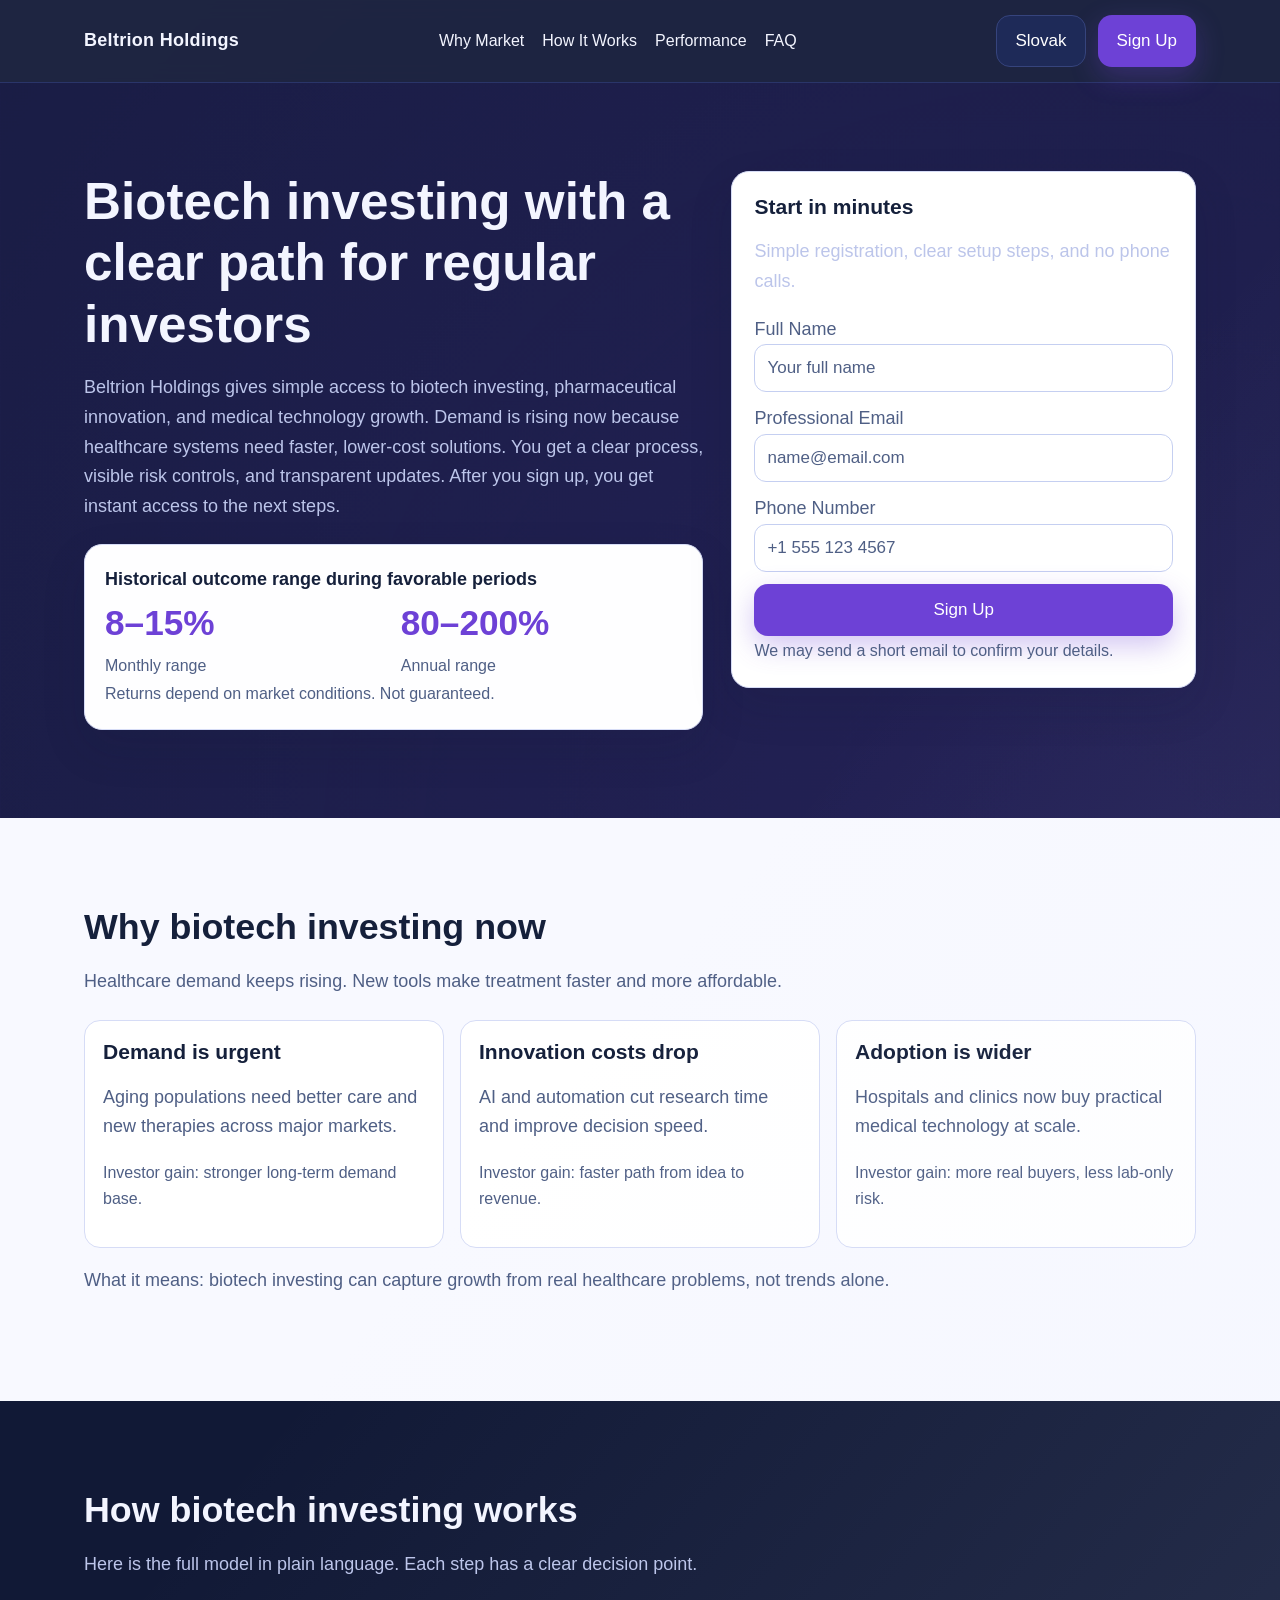
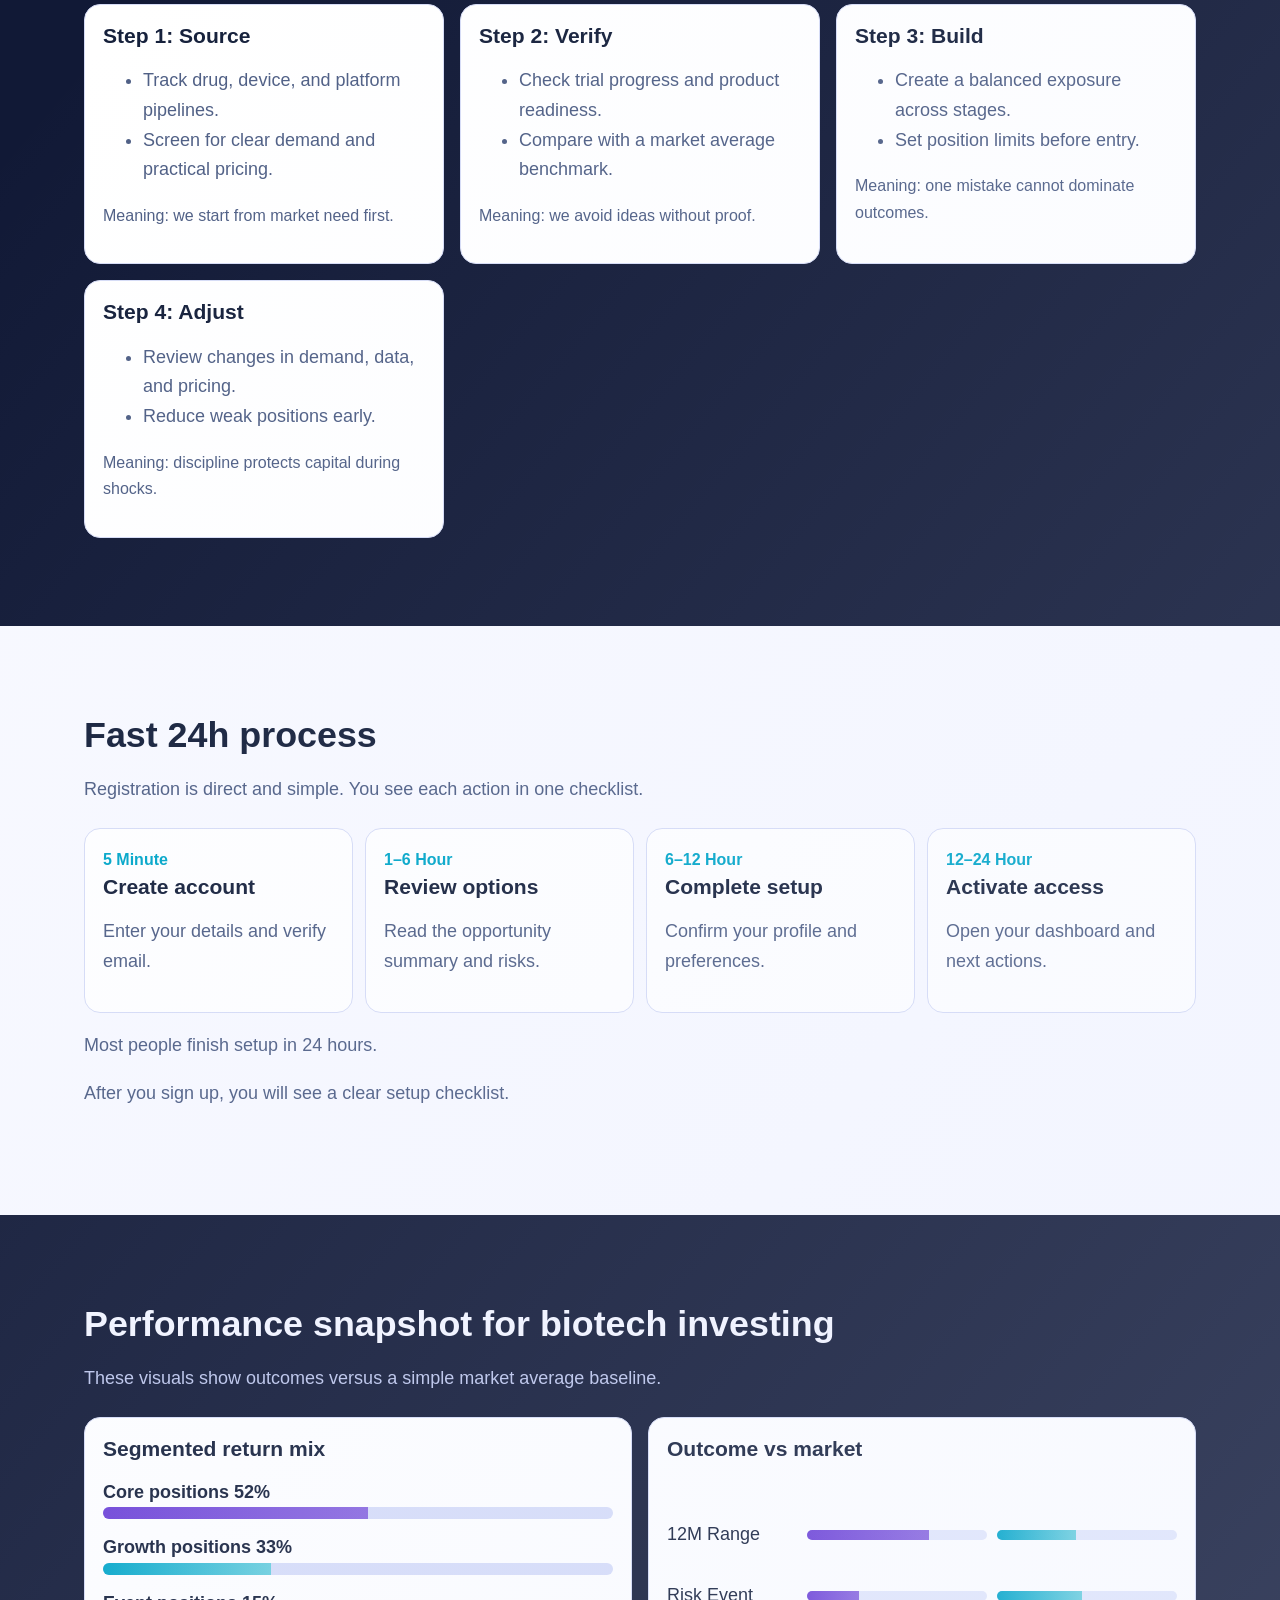
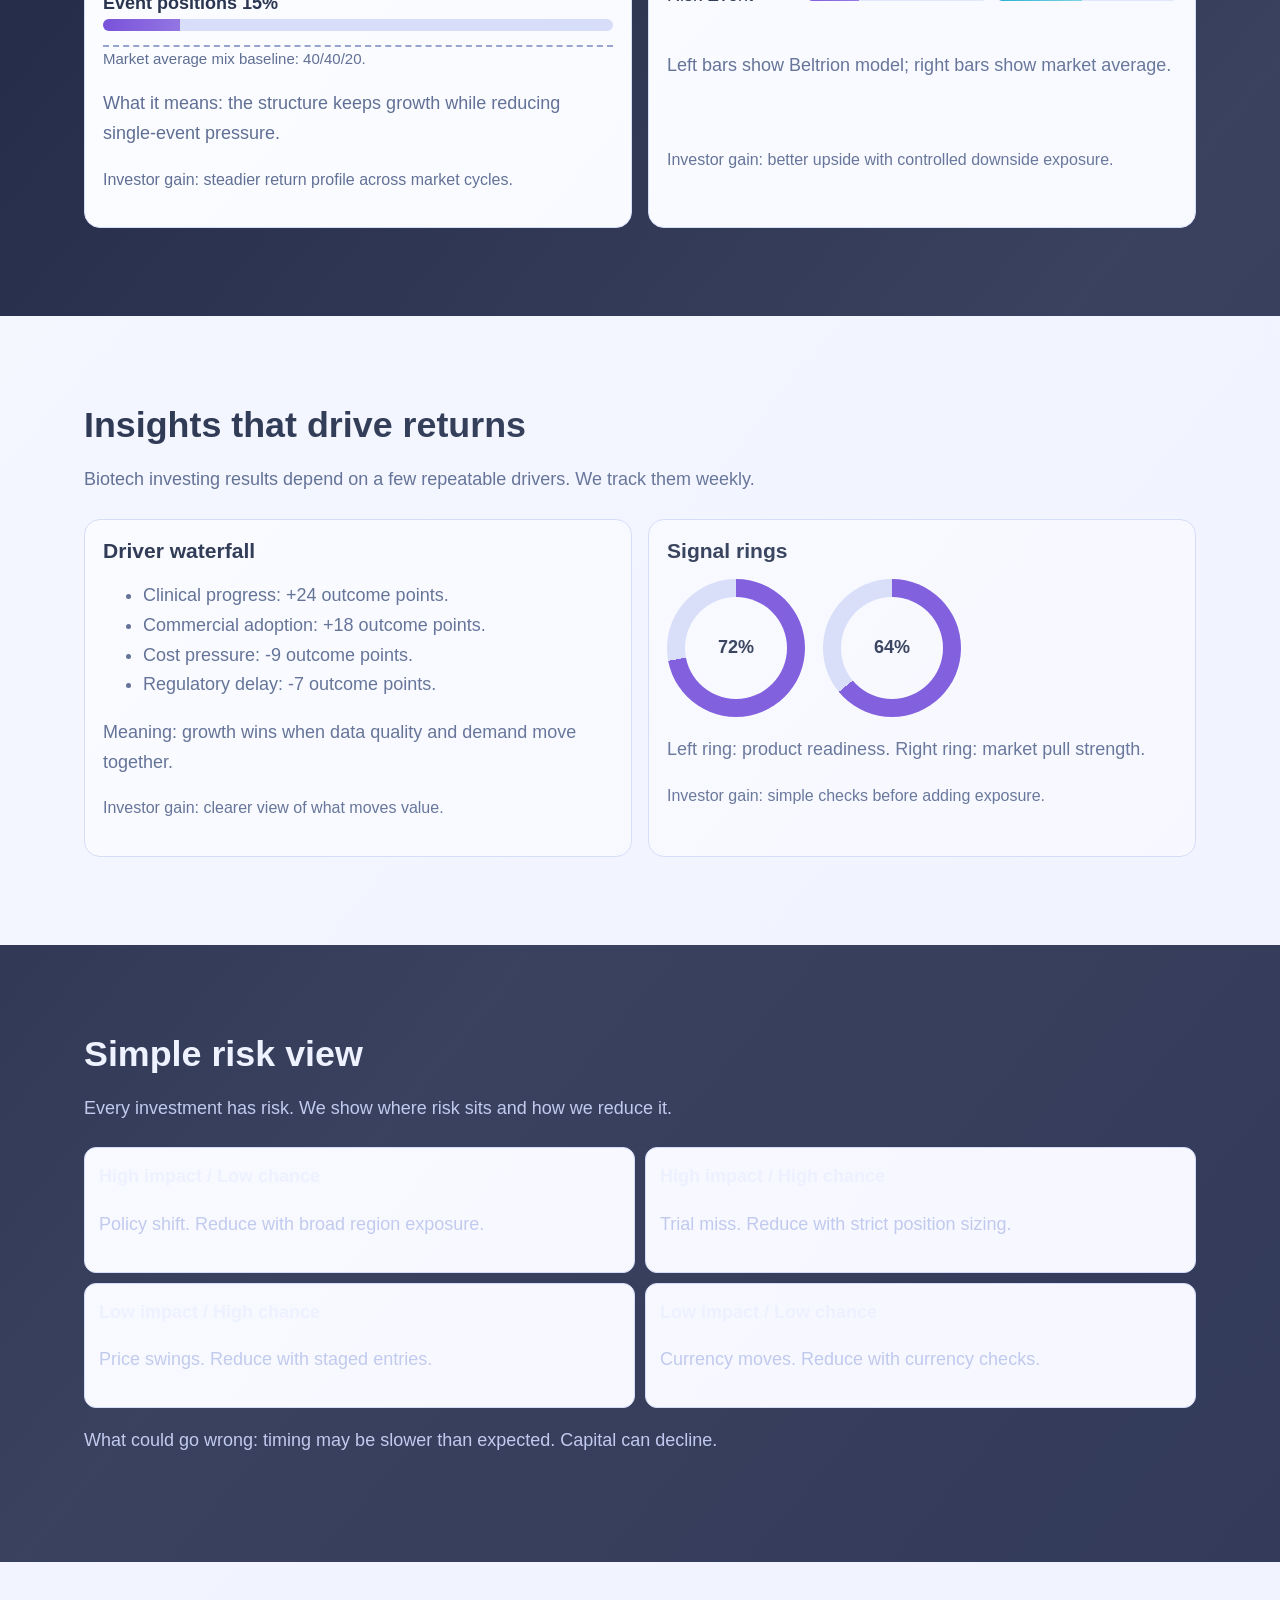
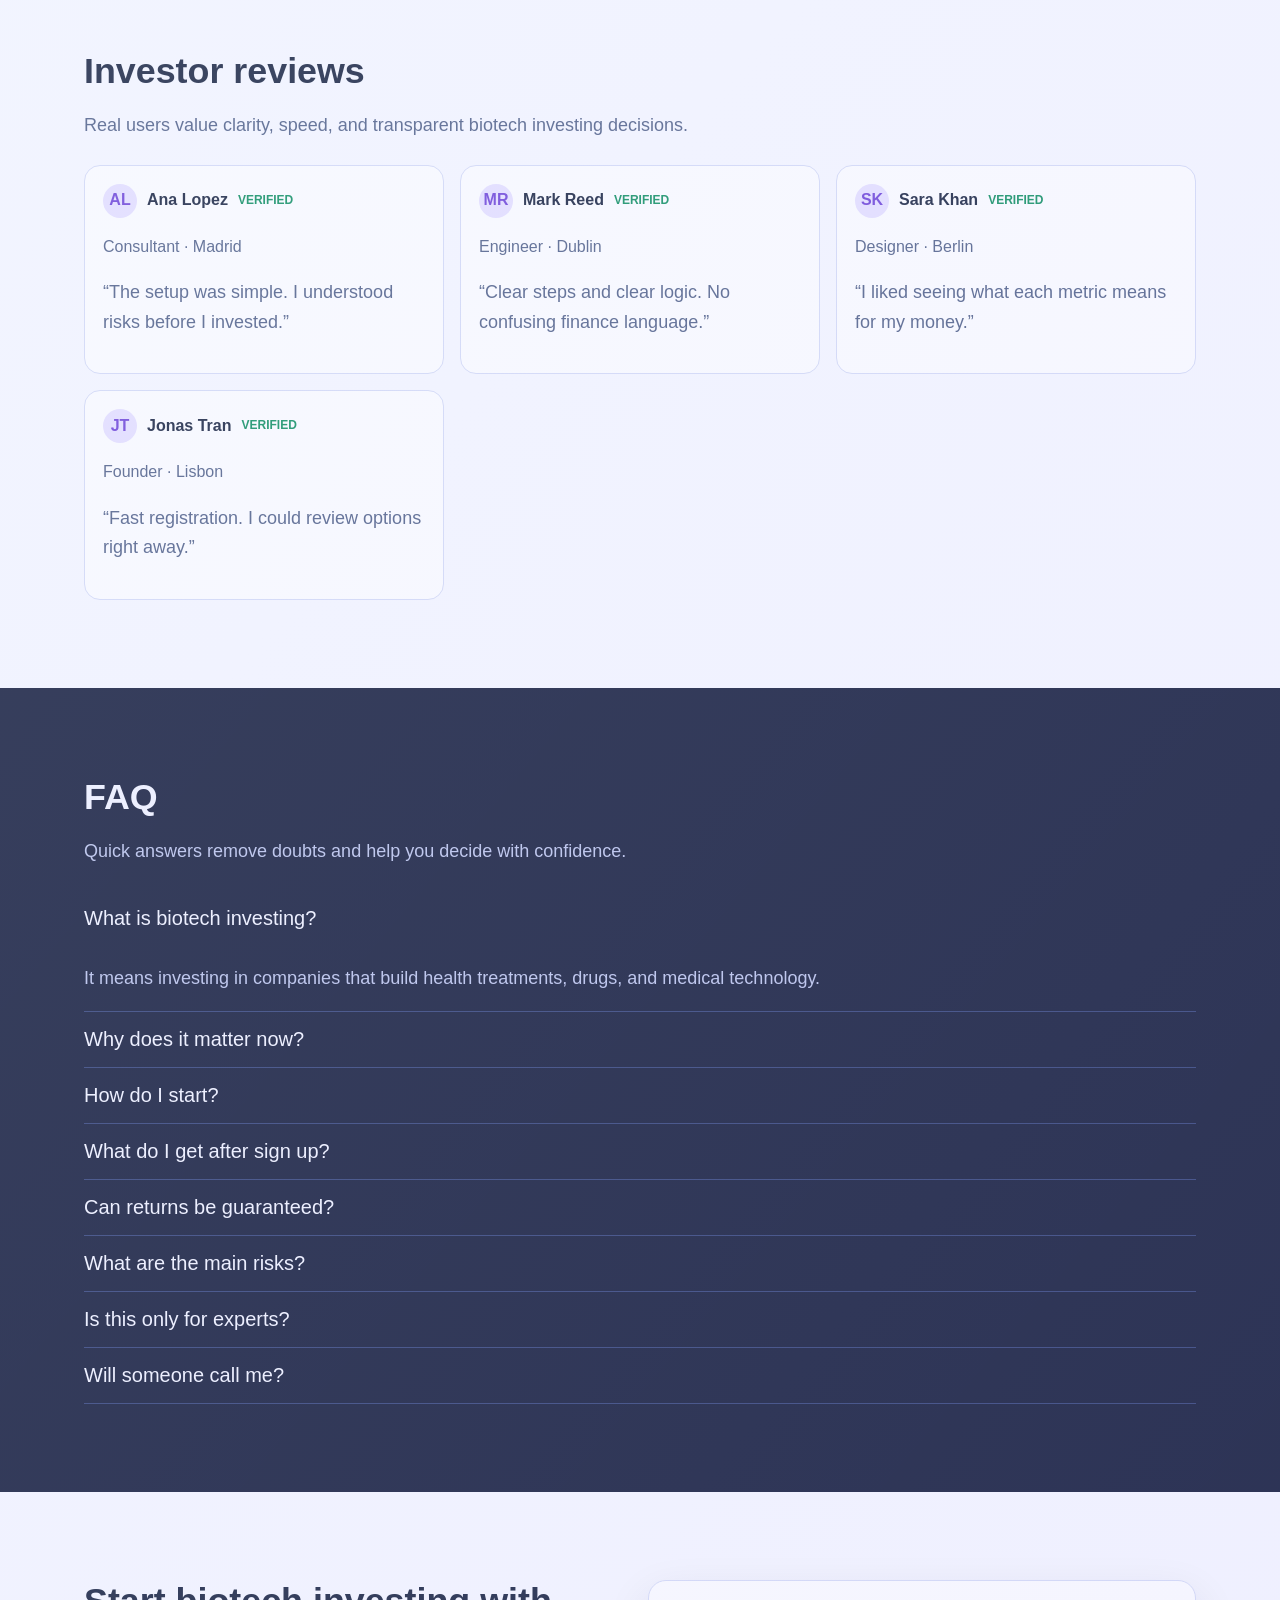
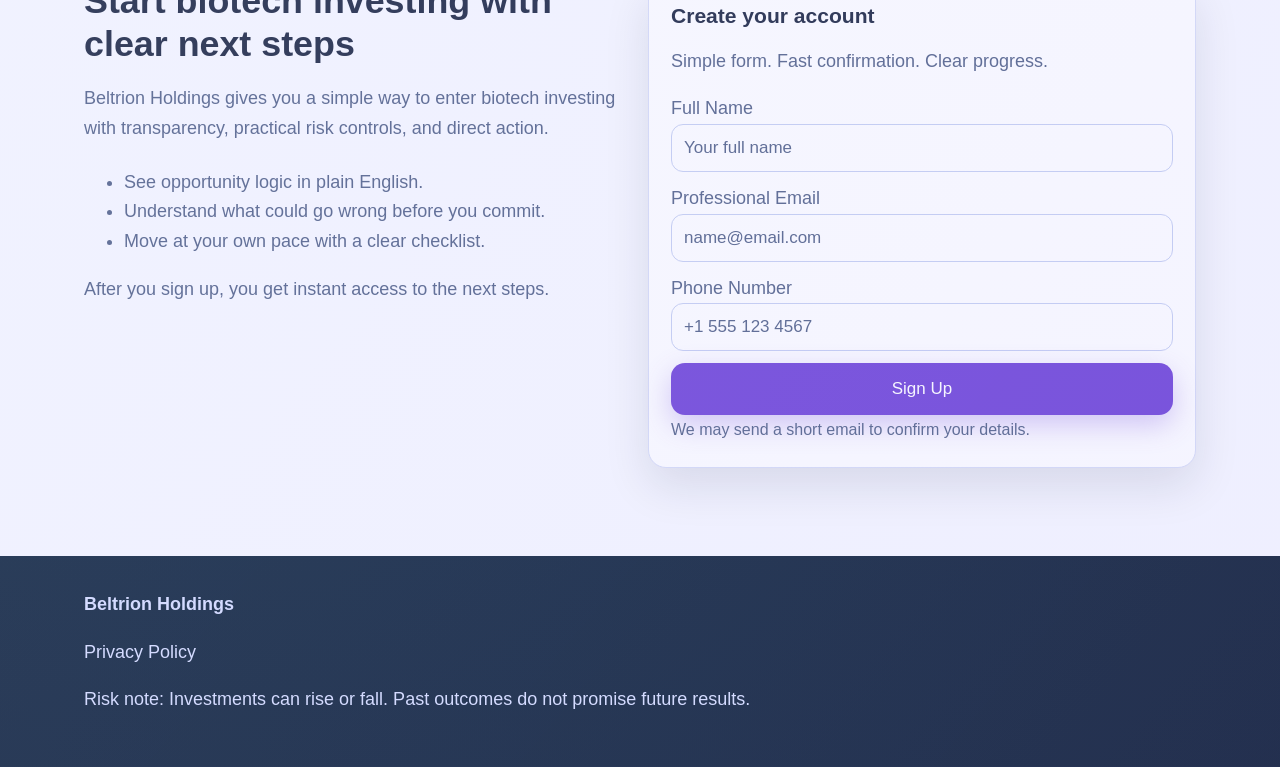
<file: sk/index.html>
<!doctype html>
<html lang="en">
<head>
  <meta charset="UTF-8">
  <meta name="viewport" content="width=device-width, initial-scale=1.0">
  <title>Beltrion Holdings SK | Biotech Investing Access</title>
  <meta name="description" content="Beltrion Holdings presents biotech investing for regular investors in simple English.">
  <link rel="canonical" href="https://beltrionholdings.com/sk/index.html">
  <link rel="alternate" hreflang="en" href="https://beltrionholdings.com/index.html">
  <link rel="alternate" hreflang="de" href="https://beltrionholdings.com/de/index.html">
  <link rel="alternate" hreflang="fr" href="https://beltrionholdings.com/fr/index.html">
  <link rel="alternate" hreflang="es" href="https://beltrionholdings.com/es/index.html">
  <link rel="alternate" hreflang="it" href="https://beltrionholdings.com/it/index.html">
  <link rel="alternate" hreflang="tr" href="https://beltrionholdings.com/tr/index.html">
  <link rel="alternate" hreflang="pt" href="https://beltrionholdings.com/pt/index.html">
  <link rel="alternate" hreflang="ja" href="https://beltrionholdings.com/jp/index.html">
  <link rel="alternate" hreflang="sk" href="https://beltrionholdings.com/sk/index.html">
  <link rel="alternate" hreflang="nl-BE" href="https://beltrionholdings.com/be/index.html">
  <link rel="alternate" hreflang="x-default" href="https://beltrionholdings.com/index.html">
  <meta property="og:title" content="Beltrion Holdings SK | Biotech Investing Access">
  <meta property="og:description" content="Beltrion Holdings presents biotech investing for regular investors in simple English.">
  <meta property="og:type" content="website">
  <meta property="og:url" content="https://beltrionholdings.com/sk/index.html">
  <meta property="twitter:card" content="summary_large_image">
  <meta property="twitter:title" content="Beltrion Holdings SK | Biotech Investing Access">
  <meta property="twitter:description" content="Beltrion Holdings presents biotech investing for regular investors in simple English.">
  <link rel="stylesheet" href="../assets/style.css">
  <script defer src="../assets/app.js"></script>
</head>
<body>
<div class="bg-wrap">
<header class="header">
  <div class="container head-row">
    <a class="brand" href="../index.html">Beltrion Holdings</a>
    <nav class="nav" aria-label="Main navigation">
      <a href="#market">Why Market</a><a href="#model">How It Works</a><a href="#metrics">Performance</a><a href="#faq">FAQ</a>
    </nav>
    <div class="right-tools">
      <div class="lang-wrap">
        <button class="lang-toggle" aria-haspopup="true" aria-expanded="false">Slovak</button>
        <div class="lang-menu">
          <a href="../index.html"><svg class="flag" viewBox="0 0 18 12"><rect width="18" height="12" fill="#012169"/><path d="M0 0l18 12M18 0L0 12" stroke="#fff" stroke-width="2"/><path d="M0 0l18 12M18 0L0 12" stroke="#C8102E" stroke-width="1"/><rect x="7" width="4" height="12" fill="#fff"/><rect y="4" width="18" height="4" fill="#fff"/><rect x="8" width="2" height="12" fill="#C8102E"/><rect y="5" width="18" height="2" fill="#C8102E"/></svg>English</a>
          <a href="../de/index.html"><svg class="flag" viewBox="0 0 18 12"><rect width="18" height="4" fill="#000"/><rect y="4" width="18" height="4" fill="#DD0000"/><rect y="8" width="18" height="4" fill="#FFCE00"/></svg>Deutsch</a>
          <a href="../fr/index.html"><svg class="flag" viewBox="0 0 18 12"><rect width="6" height="12" fill="#0055A4"/><rect x="6" width="6" height="12" fill="#fff"/><rect x="12" width="6" height="12" fill="#EF4135"/></svg>Français</a>
          <a href="../es/index.html"><svg class="flag" viewBox="0 0 18 12"><rect width="18" height="3" fill="#AA151B"/><rect y="3" width="18" height="6" fill="#F1BF00"/><rect y="9" width="18" height="3" fill="#AA151B"/></svg>Español</a>
          <a href="../it/index.html"><svg class="flag" viewBox="0 0 18 12"><rect width="6" height="12" fill="#009246"/><rect x="6" width="6" height="12" fill="#fff"/><rect x="12" width="6" height="12" fill="#CE2B37"/></svg>Italiano</a>
          <a href="../tr/index.html"><svg class="flag" viewBox="0 0 18 12"><rect width="18" height="12" fill="#E30A17"/><circle cx="7" cy="6" r="3" fill="#fff"/><circle cx="8" cy="6" r="2.4" fill="#E30A17"/></svg>Türkçe</a>
          <a href="../pt/index.html"><svg class="flag" viewBox="0 0 18 12"><rect width="7" height="12" fill="#046A38"/><rect x="7" width="11" height="12" fill="#DA291C"/></svg>Português</a>
          <a href="../jp/index.html"><svg class="flag" viewBox="0 0 18 12"><rect width="18" height="12" fill="#fff"/><circle cx="9" cy="6" r="3" fill="#BC002D"/></svg>日本語</a>
          <a href="../sk/index.html"><svg class="flag" viewBox="0 0 18 12"><rect width="18" height="4" fill="#fff"/><rect y="4" width="18" height="4" fill="#0B4EA2"/><rect y="8" width="18" height="4" fill="#EE1C25"/></svg>Slovak</a>
          <a href="../be/index.html"><svg class="flag" viewBox="0 0 18 12"><rect width="6" height="12" fill="#000"/><rect x="6" width="6" height="12" fill="#FFD90C"/><rect x="12" width="6" height="12" fill="#EF3340"/></svg>Nederlands (BE)</a>
        </div>
      </div>
      <a class="btn btn-primary" href="#signup-final">Sign Up</a>
      <button class="burger" aria-label="Open menu">☰</button>
    </div>
  </div>
</header>

<div class="drawer-backdrop"></div>
<aside class="drawer" aria-label="Mobile menu">
  <button class="burger drawer-close" aria-label="Close menu">✕</button>
  <nav class="form-stack" style="margin:16px 0 20px;">
    <a href="#market">Why Market</a><a href="#model">How It Works</a><a href="#metrics">Performance</a><a href="#faq">FAQ</a>
  </nav>
  <div class="lang-wrap">
    <button class="lang-toggle">Slovak</button>
    <div class="lang-menu" style="position:static;display:block;">
      <a href="../index.html">English</a><a href="../de/index.html">Deutsch</a><a href="../fr/index.html">Français</a><a href="../es/index.html">Español</a><a href="../it/index.html">Italiano</a><a href="../tr/index.html">Türkçe</a><a href="../pt/index.html">Português</a><a href="../jp/index.html">日本語</a><a href="../sk/index.html">Slovak</a><a href="../be/index.html">Nederlands (BE)</a>
    </div>
  </div>
  <a class="btn btn-primary" href="#signup-final" style="margin-top:18px;">Sign Up</a>
</aside>

<main>
<section class="section dark" id="hero">
  <div class="container hero-grid">
    <div class="reveal">
      <h1>Biotech investing with a clear path for regular investors</h1>
      <p>Beltrion Holdings gives simple access to biotech investing, pharmaceutical innovation, and medical technology growth. Demand is rising now because healthcare systems need faster, lower-cost solutions. You get a clear process, visible risk controls, and transparent updates. After you sign up, you get instant access to the next steps.</p>
      <div class="perf">
        <strong>Historical outcome range during favorable periods</strong>
        <div class="perf-split">
          <div><div class="perf-num">8–15%</div><div class="muted">Monthly range</div></div>
          <div><div class="perf-num">80–200%</div><div class="muted">Annual range</div></div>
        </div>
        <small class="muted">Returns depend on market conditions. Not guaranteed.</small>
      </div>
    </div>
    <form class="form-card reveal" aria-label="Sign up form">
      <h3 class="form-title">Start in minutes</h3>
      <p class="form-sub">Simple registration, clear setup steps, and no phone calls.</p>
      <div class="form-stack">
        <label>Full Name<input type="text" placeholder="Your full name" required></label>
        <label>Professional Email<input type="email" placeholder="name@email.com" required></label>
        <label>Phone Number<input type="tel" placeholder="+1 555 123 4567" required></label>
        <button class="btn btn-primary" type="submit">Sign Up</button>
      </div>
      <small class="muted">We may send a short email to confirm your details.</small>
    </form>
  </div>
</section>

<section class="section light reveal" id="market"><div class="container">
  <h2>Why biotech investing now</h2>
  <p class="section-intro">Healthcare demand keeps rising. New tools make treatment faster and more affordable.</p>
  <div class="grid-3">
    <article class="card"><h3>Demand is urgent</h3><p>Aging populations need better care and new therapies across major markets.</p><p class="muted">Investor gain: stronger long-term demand base.</p></article>
    <article class="card"><h3>Innovation costs drop</h3><p>AI and automation cut research time and improve decision speed.</p><p class="muted">Investor gain: faster path from idea to revenue.</p></article>
    <article class="card"><h3>Adoption is wider</h3><p>Hospitals and clinics now buy practical medical technology at scale.</p><p class="muted">Investor gain: more real buyers, less lab-only risk.</p></article>
  </div>
  <p>What it means: biotech investing can capture growth from real healthcare problems, not trends alone.</p>
</div></section>

<section class="section dark reveal" id="model"><div class="container">
  <h2>How biotech investing works</h2>
  <p class="section-intro">Here is the full model in plain language. Each step has a clear decision point.</p>
  <div class="grid-2">
    <article class="card"><h3>Step 1: Source</h3><ul><li>Track drug, device, and platform pipelines.</li><li>Screen for clear demand and practical pricing.</li></ul><p class="muted">Meaning: we start from market need first.</p></article>
    <article class="card"><h3>Step 2: Verify</h3><ul><li>Check trial progress and product readiness.</li><li>Compare with a market average benchmark.</li></ul><p class="muted">Meaning: we avoid ideas without proof.</p></article>
    <article class="card"><h3>Step 3: Build</h3><ul><li>Create a balanced exposure across stages.</li><li>Set position limits before entry.</li></ul><p class="muted">Meaning: one mistake cannot dominate outcomes.</p></article>
    <article class="card"><h3>Step 4: Adjust</h3><ul><li>Review changes in demand, data, and pricing.</li><li>Reduce weak positions early.</li></ul><p class="muted">Meaning: discipline protects capital during shocks.</p></article>
  </div>
</div></section>

<section class="section light reveal" id="process"><div class="container">
  <h2>Fast 24h process</h2>
  <p class="section-intro">Registration is direct and simple. You see each action in one checklist.</p>
  <div class="steps">
    <div class="card"><div class="step-time">5 Minute</div><h3>Create account</h3><p>Enter your details and verify email.</p></div>
    <div class="card"><div class="step-time">1–6 Hour</div><h3>Review options</h3><p>Read the opportunity summary and risks.</p></div>
    <div class="card"><div class="step-time">6–12 Hour</div><h3>Complete setup</h3><p>Confirm your profile and preferences.</p></div>
    <div class="card"><div class="step-time">12–24 Hour</div><h3>Activate access</h3><p>Open your dashboard and next actions.</p></div>
  </div>
  <p>Most people finish setup in 24 hours.</p>
  <p>After you sign up, you will see a clear setup checklist.</p>
</div></section>

<section class="section dark reveal" id="metrics"><div class="container">
  <h2>Performance snapshot for biotech investing</h2>
  <p class="section-intro">These visuals show outcomes versus a simple market average baseline.</p>
  <div class="grid-2">
    <article class="card chart-stack"><h3>Segmented return mix</h3>
      <div class="row"><strong>Core positions 52%</strong><div class="track"><div class="fill-a" style="width:52%"></div></div></div>
      <div class="row"><strong>Growth positions 33%</strong><div class="track"><div class="fill-b" style="width:33%"></div></div></div>
      <div class="row"><strong>Event positions 15%</strong><div class="track"><div class="fill-a" style="width:15%"></div></div></div>
      <div class="base-line">Market average mix baseline: 40/40/20.</div>
      <p>What it means: the structure keeps growth while reducing single-event pressure.</p>
      <p class="muted">Investor gain: steadier return profile across market cycles.</p>
    </article>
    <article class="card dual-bars"><h3>Outcome vs market</h3>
      <div class="bar-row"><span>12M Range</span><div class="mini-track"><div class="fill-a" style="width:68%"></div></div><div class="mini-track"><div class="fill-b" style="width:44%"></div></div></div>
      <div class="bar-row"><span>Risk Event</span><div class="mini-track"><div class="fill-a" style="width:29%"></div></div><div class="mini-track"><div class="fill-b" style="width:47%"></div></div></div>
      <p>Left bars show Beltrion model; right bars show market average.</p>
      <p class="muted">Investor gain: better upside with controlled downside exposure.</p>
    </article>
  </div>
</div></section>

<section class="section light reveal" id="insights"><div class="container">
  <h2>Insights that drive returns</h2>
  <p class="section-intro">Biotech investing results depend on a few repeatable drivers. We track them weekly.</p>
  <div class="grid-2">
    <article class="card">
      <h3>Driver waterfall</h3>
      <ul><li>Clinical progress: +24 outcome points.</li><li>Commercial adoption: +18 outcome points.</li><li>Cost pressure: -9 outcome points.</li><li>Regulatory delay: -7 outcome points.</li></ul>
      <p>Meaning: growth wins when data quality and demand move together.</p>
      <p class="muted">Investor gain: clearer view of what moves value.</p>
    </article>
    <article class="card">
      <h3>Signal rings</h3>
      <div class="rings">
        <div class="ring" style="--val:72%;"><span>72%</span></div>
        <div class="ring" style="--val:64%;"><span>64%</span></div>
      </div>
      <p>Left ring: product readiness. Right ring: market pull strength.</p>
      <p class="muted">Investor gain: simple checks before adding exposure.</p>
    </article>
  </div>
</div></section>

<section class="section dark reveal" id="risk"><div class="container">
  <h2>Simple risk view</h2>
  <p class="section-intro">Every investment has risk. We show where risk sits and how we reduce it.</p>
  <div class="matrix">
    <div class="cell"><strong>High impact / Low chance</strong><p>Policy shift. Reduce with broad region exposure.</p></div>
    <div class="cell"><strong>High impact / High chance</strong><p>Trial miss. Reduce with strict position sizing.</p></div>
    <div class="cell"><strong>Low impact / High chance</strong><p>Price swings. Reduce with staged entries.</p></div>
    <div class="cell"><strong>Low impact / Low chance</strong><p>Currency moves. Reduce with currency checks.</p></div>
  </div>
  <p>What could go wrong: timing may be slower than expected. Capital can decline.</p>
</div></section>

<section class="section light reveal" id="reviews"><div class="container">
  <h2>Investor reviews</h2>
  <p class="section-intro">Real users value clarity, speed, and transparent biotech investing decisions.</p>
  <div class="grid-2">
    <article class="card"><div class="review-head"><span class="avatar">AL</span><strong>Ana Lopez</strong><span class="verified">VERIFIED</span></div><p class="muted">Consultant · Madrid</p><p>“The setup was simple. I understood risks before I invested.”</p></article>
    <article class="card"><div class="review-head"><span class="avatar">MR</span><strong>Mark Reed</strong><span class="verified">VERIFIED</span></div><p class="muted">Engineer · Dublin</p><p>“Clear steps and clear logic. No confusing finance language.”</p></article>
    <article class="card"><div class="review-head"><span class="avatar">SK</span><strong>Sara Khan</strong><span class="verified">VERIFIED</span></div><p class="muted">Designer · Berlin</p><p>“I liked seeing what each metric means for my money.”</p></article>
    <article class="card"><div class="review-head"><span class="avatar">JT</span><strong>Jonas Tran</strong><span class="verified">VERIFIED</span></div><p class="muted">Founder · Lisbon</p><p>“Fast registration. I could review options right away.”</p></article>
  </div>
</div></section>

<section class="section dark reveal" id="faq"><div class="container">
  <h2>FAQ</h2>
  <p class="section-intro">Quick answers remove doubts and help you decide with confidence.</p>
  <div class="faq-item open"><button class="faq-q">What is biotech investing?</button><div class="faq-a"><p>It means investing in companies that build health treatments, drugs, and medical technology.</p></div></div>
  <div class="faq-item"><button class="faq-q">Why does it matter now?</button><div class="faq-a"><p>Healthcare demand is rising fast, and new tools make development faster and cheaper.</p></div></div>
  <div class="faq-item"><button class="faq-q">How do I start?</button><div class="faq-a"><p>Sign up, review options, and follow the setup checklist shown right away.</p></div></div>
  <div class="faq-item"><button class="faq-q">What do I get after sign up?</button><div class="faq-a"><p>After you sign up, you can review the options and choose what to do next.</p></div></div>
  <div class="faq-item"><button class="faq-q">Can returns be guaranteed?</button><div class="faq-a"><p>No. Returns depend on market conditions and can be higher or lower.</p></div></div>
  <div class="faq-item"><button class="faq-q">What are the main risks?</button><div class="faq-a"><p>Trial delays, demand changes, and market swings can reduce performance.</p></div></div>
  <div class="faq-item"><button class="faq-q">Is this only for experts?</button><div class="faq-a"><p>No. The process is made for regular investors who want clarity.</p></div></div>
  <div class="faq-item"><button class="faq-q">Will someone call me?</button><div class="faq-a"><p>No calls. We may send a short email to confirm your details.</p></div></div>
</div></section>

<section class="section light reveal" id="signup-final"><div class="container grid-2">
  <div>
    <h2>Start biotech investing with clear next steps</h2>
    <p class="section-intro">Beltrion Holdings gives you a simple way to enter biotech investing with transparency, practical risk controls, and direct action.</p>
    <ul>
      <li>See opportunity logic in plain English.</li>
      <li>Understand what could go wrong before you commit.</li>
      <li>Move at your own pace with a clear checklist.</li>
    </ul>
    <p>After you sign up, you get instant access to the next steps.</p>
  </div>
  <form class="form-card" aria-label="Final sign up form">
    <h3 class="form-title">Create your account</h3>
    <p class="form-sub">Simple form. Fast confirmation. Clear progress.</p>
    <div class="form-stack">
      <label>Full Name<input type="text" placeholder="Your full name" required></label>
      <label>Professional Email<input type="email" placeholder="name@email.com" required></label>
      <label>Phone Number<input type="tel" placeholder="+1 555 123 4567" required></label>
      <button class="btn btn-primary" type="submit">Sign Up</button>
    </div>
    <small class="muted">We may send a short email to confirm your details.</small>
  </form>
</div></section>
</main>

<footer class="footer"><div class="container">
  <strong>Beltrion Holdings</strong>
  <p><a href="#" data-open-privacy>Privacy Policy</a></p>
  <p>Risk note: Investments can rise or fall. Past outcomes do not promise future results.</p>
</div></footer>

<div class="modal" aria-hidden="true">
  <div class="modal-bg"></div>
  <div class="modal-panel" role="dialog" aria-modal="true" aria-label="Privacy Policy">
    <button class="modal-close-x" data-close-privacy aria-label="Close">×</button>
    <h2>Privacy Policy</h2>
    <p><strong>Introduction:</strong> We explain what data we collect and why.</p>
    <p><strong>Data collection:</strong> We collect name, email, phone, and usage events.</p>
    <p><strong>Legal basis:</strong> We use consent and legitimate business interest.</p>
    <p><strong>Cookies:</strong> Cookies help keep sessions stable and improve page performance.</p>
    <p><strong>Retention:</strong> We keep data only as long as needed for service and law.</p>
    <p><strong>Third-party sharing:</strong> We share data with service providers that support hosting and email.</p>
    <p><strong>Security:</strong> We use encryption, access controls, and routine monitoring.</p>
    <p><strong>User rights:</strong> You can request access, correction, deletion, or export of your data.</p>
    <p><strong>International transfers:</strong> Data may move across regions with contract safeguards.</p>
    <p><strong>Industry risk disclosure:</strong> Digital systems can face outages, fraud attempts, and data risk.</p>
    <p><strong>Contact:</strong> privacy@beltrionholdings.com</p>
    <div class="modal-foot"><button class="btn" data-close-privacy>Close</button></div>
  </div>
</div>

<script type="application/ld+json">
{"@context":"https://schema.org","@graph":[
{"@type":"Organization","name":"Beltrion Holdings","url":"https://beltrionholdings.com","email":"info@beltrionholdings.com"},
{"@type":"WebSite","name":"Beltrion Holdings","url":"https://beltrionholdings.com"},
{"@type":"FAQPage","mainEntity":[
{"@type":"Question","name":"What is biotech investing?","acceptedAnswer":{"@type":"Answer","text":"It means investing in companies that build health treatments, drugs, and medical technology."}},
{"@type":"Question","name":"Why does it matter now?","acceptedAnswer":{"@type":"Answer","text":"Demand for better healthcare is rising, while technology cuts development time."}}
]},
{"@type":"Review","itemReviewed":{"@type":"Organization","name":"Beltrion Holdings"},"reviewRating":{"@type":"Rating","ratingValue":"5"},"author":{"@type":"Person","name":"Ana Lopez"},"reviewBody":"The setup was simple. I understood risks before I invested."}
]}
</script>
</div>
</body>
</html>
</file>
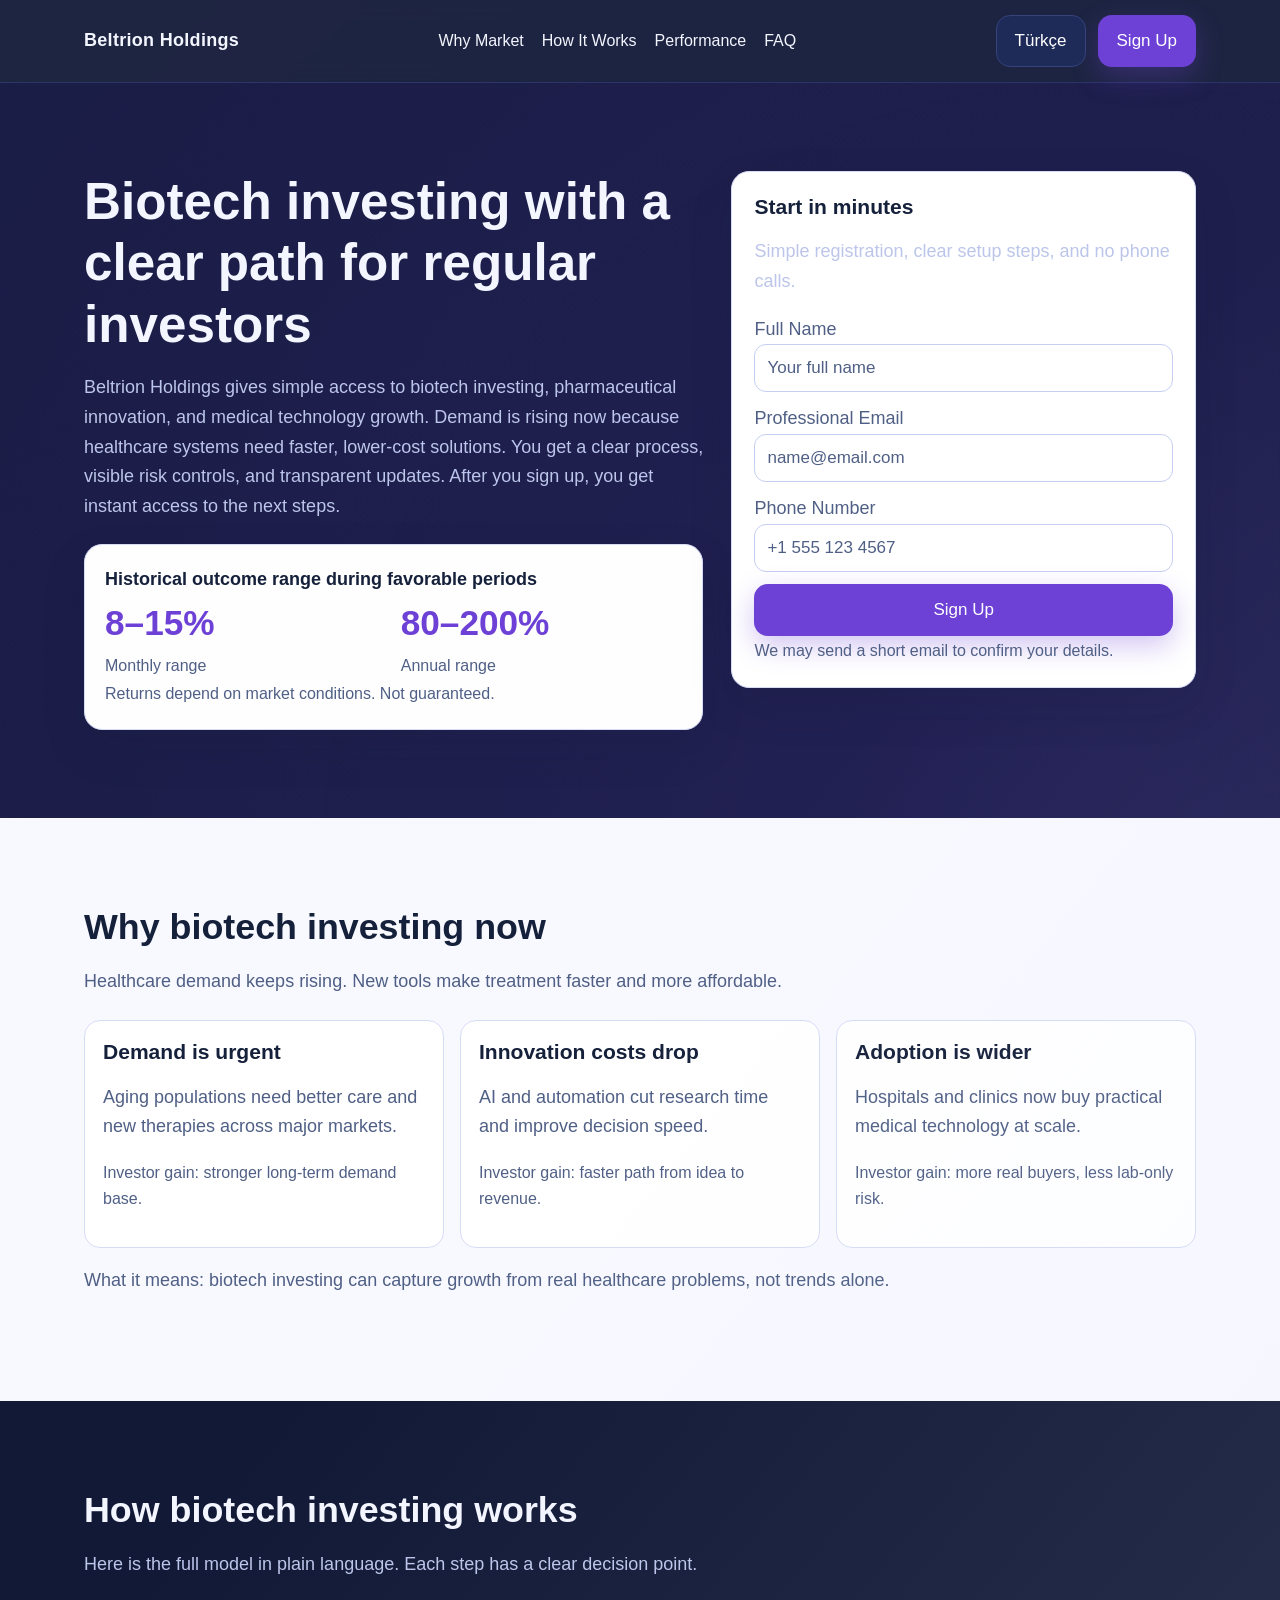
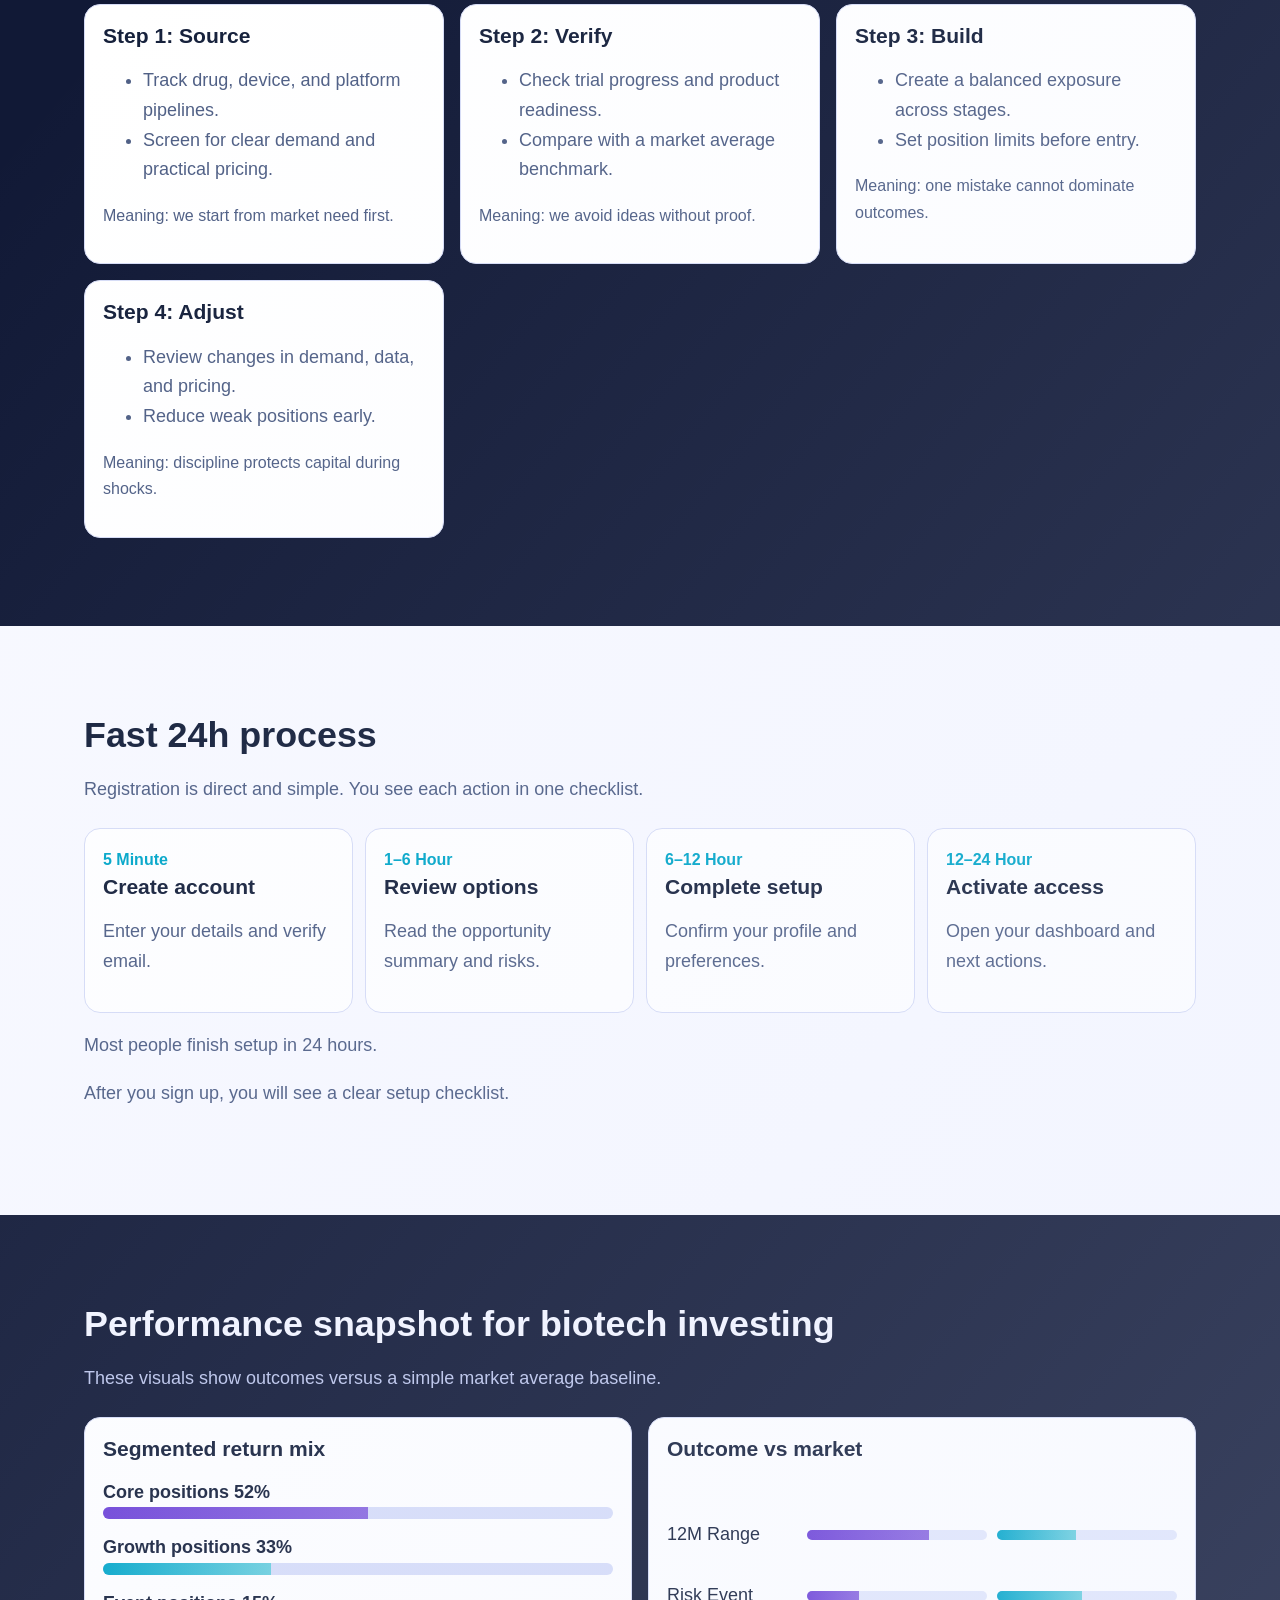
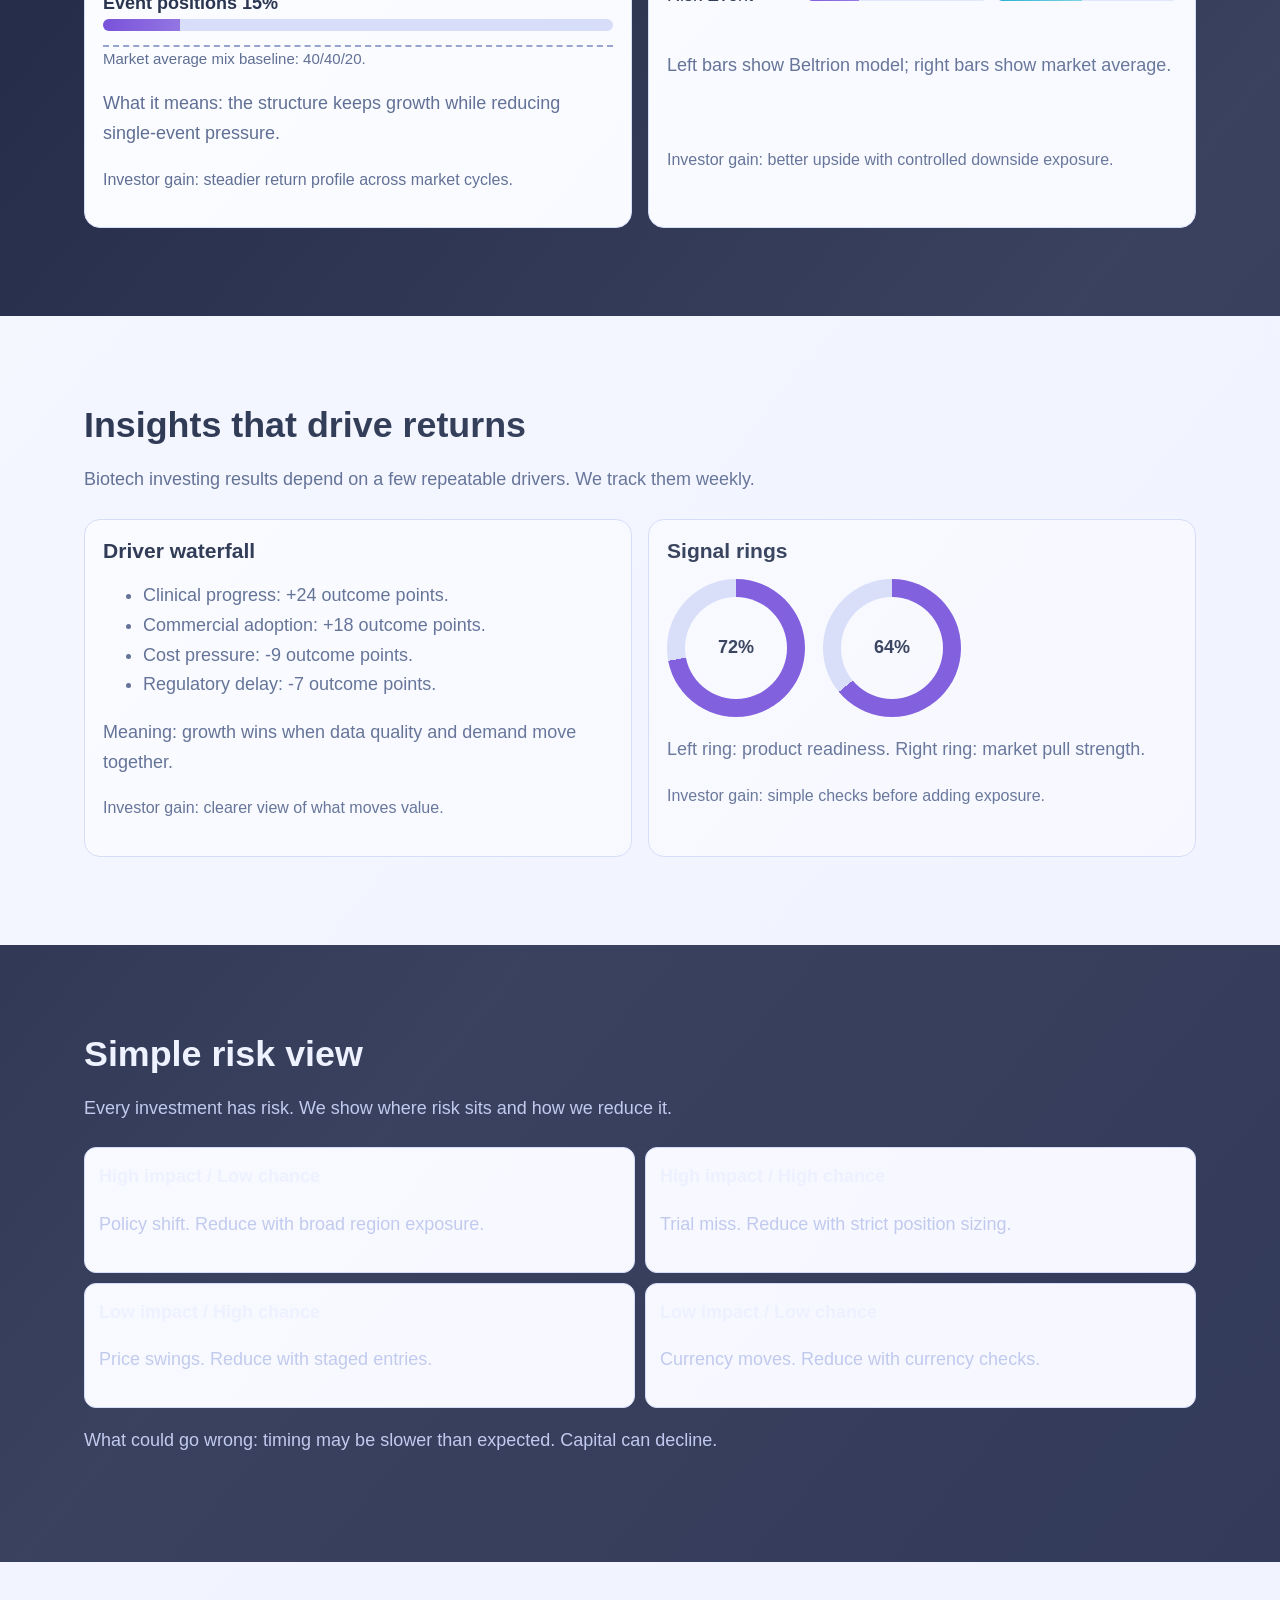
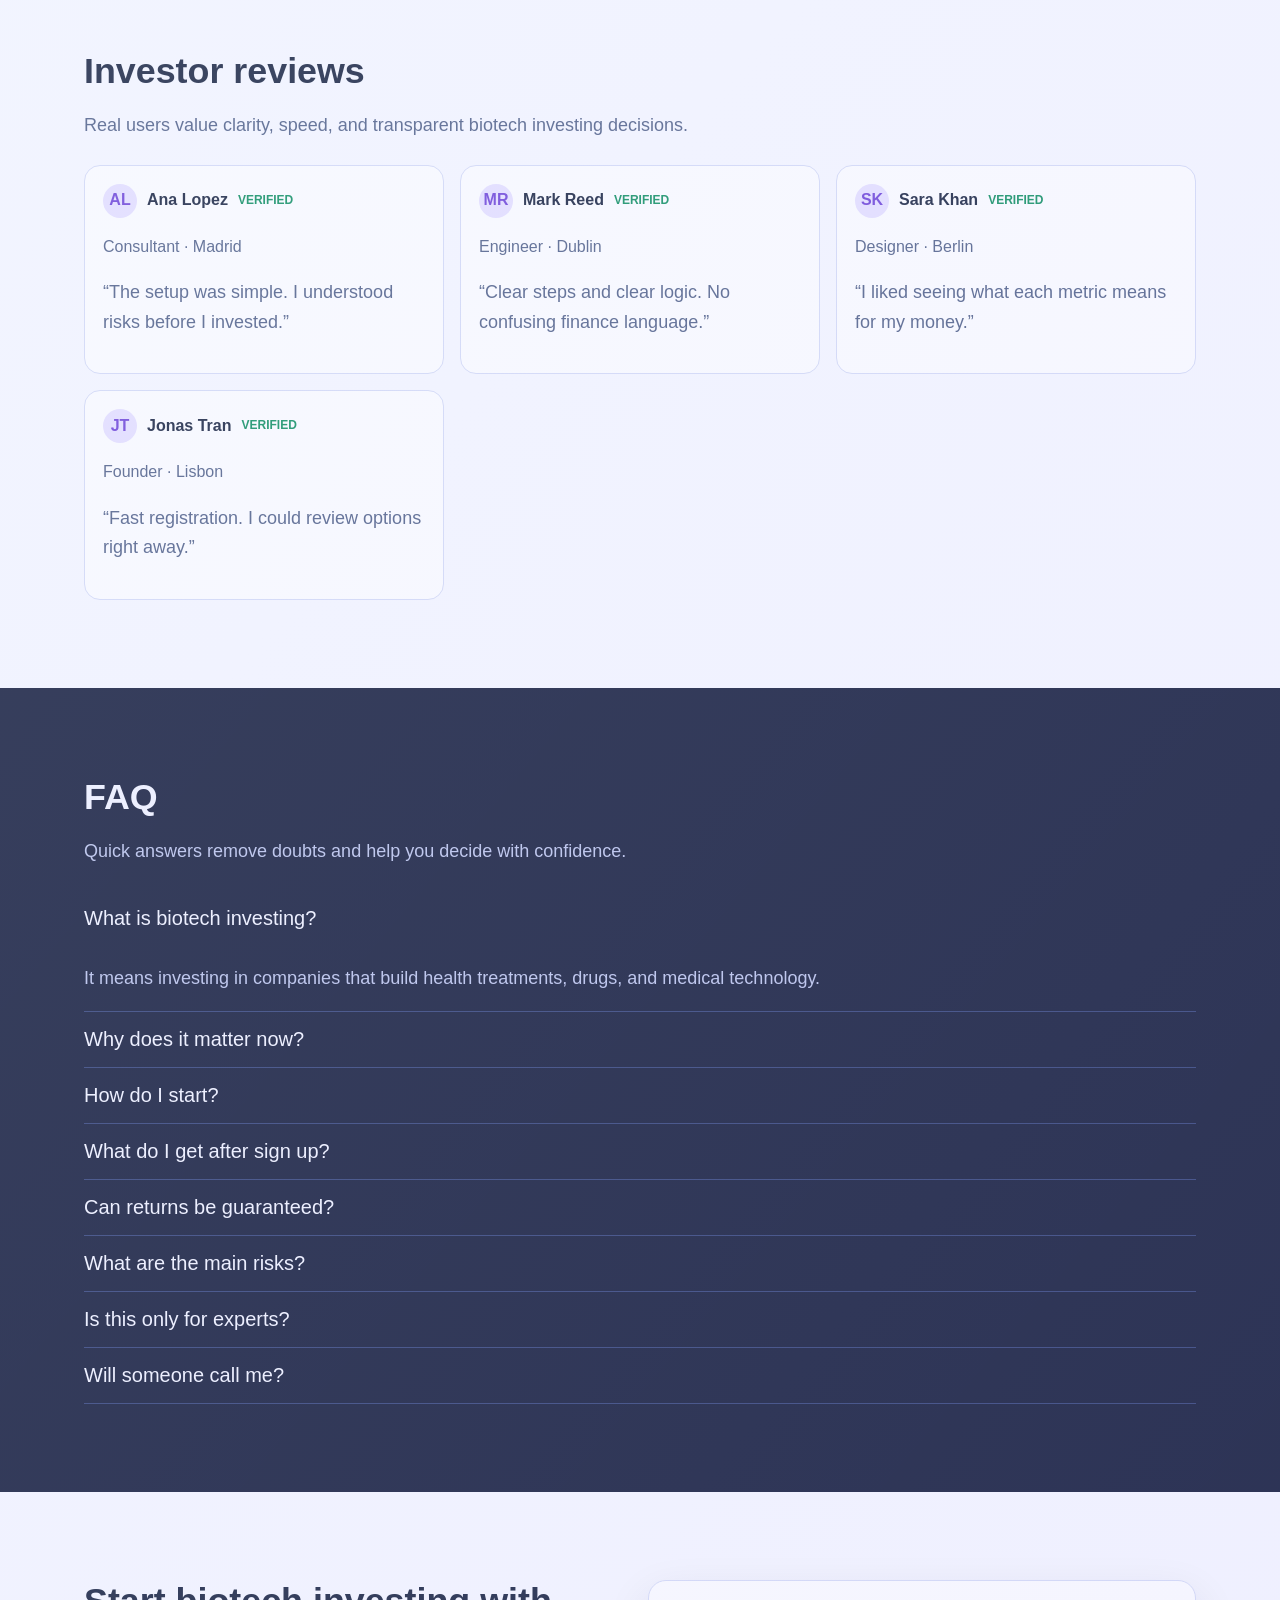
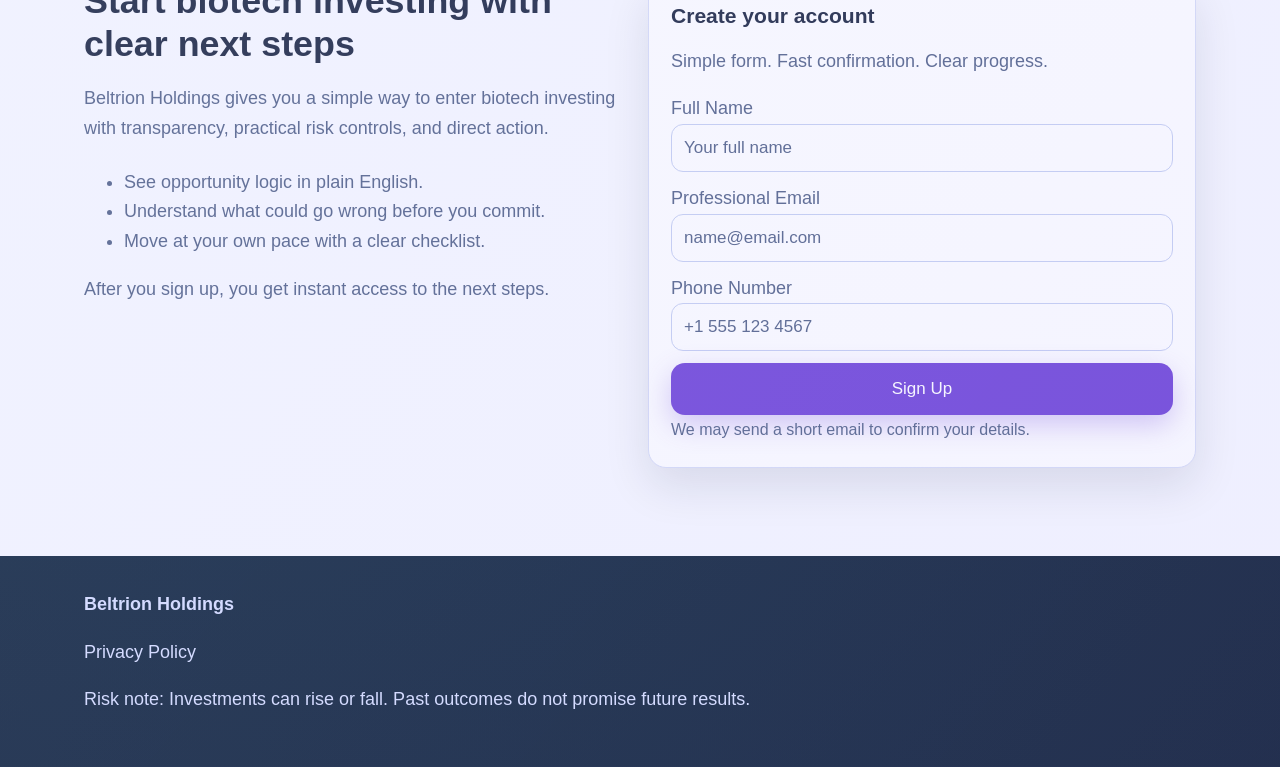
<file: tr/index.html>
<!doctype html>
<html lang="en">
<head>
  <meta charset="UTF-8">
  <meta name="viewport" content="width=device-width, initial-scale=1.0">
  <title>Beltrion Holdings TR | Biotech Investing Access</title>
  <meta name="description" content="Biotech investing opportunity page focused on clarity, trust, and signup.">
  <link rel="canonical" href="https://beltrionholdings.com/tr/index.html">
  <link rel="alternate" hreflang="en" href="https://beltrionholdings.com/index.html">
  <link rel="alternate" hreflang="de" href="https://beltrionholdings.com/de/index.html">
  <link rel="alternate" hreflang="fr" href="https://beltrionholdings.com/fr/index.html">
  <link rel="alternate" hreflang="es" href="https://beltrionholdings.com/es/index.html">
  <link rel="alternate" hreflang="it" href="https://beltrionholdings.com/it/index.html">
  <link rel="alternate" hreflang="tr" href="https://beltrionholdings.com/tr/index.html">
  <link rel="alternate" hreflang="pt" href="https://beltrionholdings.com/pt/index.html">
  <link rel="alternate" hreflang="ja" href="https://beltrionholdings.com/jp/index.html">
  <link rel="alternate" hreflang="sk" href="https://beltrionholdings.com/sk/index.html">
  <link rel="alternate" hreflang="nl-BE" href="https://beltrionholdings.com/be/index.html">
  <link rel="alternate" hreflang="x-default" href="https://beltrionholdings.com/index.html">
  <meta property="og:title" content="Beltrion Holdings TR | Biotech Investing Access">
  <meta property="og:description" content="Biotech investing opportunity page focused on clarity, trust, and signup.">
  <meta property="og:type" content="website">
  <meta property="og:url" content="https://beltrionholdings.com/tr/index.html">
  <meta property="twitter:card" content="summary_large_image">
  <meta property="twitter:title" content="Beltrion Holdings TR | Biotech Investing Access">
  <meta property="twitter:description" content="Biotech investing opportunity page focused on clarity, trust, and signup.">
  <link rel="stylesheet" href="../assets/style.css">
  <script defer src="../assets/app.js"></script>
</head>
<body>
<div class="bg-wrap">
<header class="header">
  <div class="container head-row">
    <a class="brand" href="../index.html">Beltrion Holdings</a>
    <nav class="nav" aria-label="Main navigation">
      <a href="#market">Why Market</a><a href="#model">How It Works</a><a href="#metrics">Performance</a><a href="#faq">FAQ</a>
    </nav>
    <div class="right-tools">
      <div class="lang-wrap">
        <button class="lang-toggle" aria-haspopup="true" aria-expanded="false">Türkçe</button>
        <div class="lang-menu">
          <a href="../index.html"><svg class="flag" viewBox="0 0 18 12"><rect width="18" height="12" fill="#012169"/><path d="M0 0l18 12M18 0L0 12" stroke="#fff" stroke-width="2"/><path d="M0 0l18 12M18 0L0 12" stroke="#C8102E" stroke-width="1"/><rect x="7" width="4" height="12" fill="#fff"/><rect y="4" width="18" height="4" fill="#fff"/><rect x="8" width="2" height="12" fill="#C8102E"/><rect y="5" width="18" height="2" fill="#C8102E"/></svg>English</a>
          <a href="../de/index.html"><svg class="flag" viewBox="0 0 18 12"><rect width="18" height="4" fill="#000"/><rect y="4" width="18" height="4" fill="#DD0000"/><rect y="8" width="18" height="4" fill="#FFCE00"/></svg>Deutsch</a>
          <a href="../fr/index.html"><svg class="flag" viewBox="0 0 18 12"><rect width="6" height="12" fill="#0055A4"/><rect x="6" width="6" height="12" fill="#fff"/><rect x="12" width="6" height="12" fill="#EF4135"/></svg>Français</a>
          <a href="../es/index.html"><svg class="flag" viewBox="0 0 18 12"><rect width="18" height="3" fill="#AA151B"/><rect y="3" width="18" height="6" fill="#F1BF00"/><rect y="9" width="18" height="3" fill="#AA151B"/></svg>Español</a>
          <a href="../it/index.html"><svg class="flag" viewBox="0 0 18 12"><rect width="6" height="12" fill="#009246"/><rect x="6" width="6" height="12" fill="#fff"/><rect x="12" width="6" height="12" fill="#CE2B37"/></svg>Italiano</a>
          <a href="../tr/index.html"><svg class="flag" viewBox="0 0 18 12"><rect width="18" height="12" fill="#E30A17"/><circle cx="7" cy="6" r="3" fill="#fff"/><circle cx="8" cy="6" r="2.4" fill="#E30A17"/></svg>Türkçe</a>
          <a href="../pt/index.html"><svg class="flag" viewBox="0 0 18 12"><rect width="7" height="12" fill="#046A38"/><rect x="7" width="11" height="12" fill="#DA291C"/></svg>Português</a>
          <a href="../jp/index.html"><svg class="flag" viewBox="0 0 18 12"><rect width="18" height="12" fill="#fff"/><circle cx="9" cy="6" r="3" fill="#BC002D"/></svg>日本語</a>
          <a href="../sk/index.html"><svg class="flag" viewBox="0 0 18 12"><rect width="18" height="4" fill="#fff"/><rect y="4" width="18" height="4" fill="#0B4EA2"/><rect y="8" width="18" height="4" fill="#EE1C25"/></svg>Slovak</a>
          <a href="../be/index.html"><svg class="flag" viewBox="0 0 18 12"><rect width="6" height="12" fill="#000"/><rect x="6" width="6" height="12" fill="#FFD90C"/><rect x="12" width="6" height="12" fill="#EF3340"/></svg>Nederlands (BE)</a>
        </div>
      </div>
      <a class="btn btn-primary" href="#signup-final">Sign Up</a>
      <button class="burger" aria-label="Open menu">☰</button>
    </div>
  </div>
</header>

<div class="drawer-backdrop"></div>
<aside class="drawer" aria-label="Mobile menu">
  <button class="burger drawer-close" aria-label="Close menu">✕</button>
  <nav class="form-stack" style="margin:16px 0 20px;">
    <a href="#market">Why Market</a><a href="#model">How It Works</a><a href="#metrics">Performance</a><a href="#faq">FAQ</a>
  </nav>
  <div class="lang-wrap">
    <button class="lang-toggle">Türkçe</button>
    <div class="lang-menu" style="position:static;display:block;">
      <a href="../index.html">English</a><a href="../de/index.html">Deutsch</a><a href="../fr/index.html">Français</a><a href="../es/index.html">Español</a><a href="../it/index.html">Italiano</a><a href="../tr/index.html">Türkçe</a><a href="../pt/index.html">Português</a><a href="../jp/index.html">日本語</a><a href="../sk/index.html">Slovak</a><a href="../be/index.html">Nederlands (BE)</a>
    </div>
  </div>
  <a class="btn btn-primary" href="#signup-final" style="margin-top:18px;">Sign Up</a>
</aside>

<main>
<section class="section dark" id="hero">
  <div class="container hero-grid">
    <div class="reveal">
      <h1>Biotech investing with a clear path for regular investors</h1>
      <p>Beltrion Holdings gives simple access to biotech investing, pharmaceutical innovation, and medical technology growth. Demand is rising now because healthcare systems need faster, lower-cost solutions. You get a clear process, visible risk controls, and transparent updates. After you sign up, you get instant access to the next steps.</p>
      <div class="perf">
        <strong>Historical outcome range during favorable periods</strong>
        <div class="perf-split">
          <div><div class="perf-num">8–15%</div><div class="muted">Monthly range</div></div>
          <div><div class="perf-num">80–200%</div><div class="muted">Annual range</div></div>
        </div>
        <small class="muted">Returns depend on market conditions. Not guaranteed.</small>
      </div>
    </div>
    <form class="form-card reveal" aria-label="Sign up form">
      <h3 class="form-title">Start in minutes</h3>
      <p class="form-sub">Simple registration, clear setup steps, and no phone calls.</p>
      <div class="form-stack">
        <label>Full Name<input type="text" placeholder="Your full name" required></label>
        <label>Professional Email<input type="email" placeholder="name@email.com" required></label>
        <label>Phone Number<input type="tel" placeholder="+1 555 123 4567" required></label>
        <button class="btn btn-primary" type="submit">Sign Up</button>
      </div>
      <small class="muted">We may send a short email to confirm your details.</small>
    </form>
  </div>
</section>

<section class="section light reveal" id="market"><div class="container">
  <h2>Why biotech investing now</h2>
  <p class="section-intro">Healthcare demand keeps rising. New tools make treatment faster and more affordable.</p>
  <div class="grid-3">
    <article class="card"><h3>Demand is urgent</h3><p>Aging populations need better care and new therapies across major markets.</p><p class="muted">Investor gain: stronger long-term demand base.</p></article>
    <article class="card"><h3>Innovation costs drop</h3><p>AI and automation cut research time and improve decision speed.</p><p class="muted">Investor gain: faster path from idea to revenue.</p></article>
    <article class="card"><h3>Adoption is wider</h3><p>Hospitals and clinics now buy practical medical technology at scale.</p><p class="muted">Investor gain: more real buyers, less lab-only risk.</p></article>
  </div>
  <p>What it means: biotech investing can capture growth from real healthcare problems, not trends alone.</p>
</div></section>

<section class="section dark reveal" id="model"><div class="container">
  <h2>How biotech investing works</h2>
  <p class="section-intro">Here is the full model in plain language. Each step has a clear decision point.</p>
  <div class="grid-2">
    <article class="card"><h3>Step 1: Source</h3><ul><li>Track drug, device, and platform pipelines.</li><li>Screen for clear demand and practical pricing.</li></ul><p class="muted">Meaning: we start from market need first.</p></article>
    <article class="card"><h3>Step 2: Verify</h3><ul><li>Check trial progress and product readiness.</li><li>Compare with a market average benchmark.</li></ul><p class="muted">Meaning: we avoid ideas without proof.</p></article>
    <article class="card"><h3>Step 3: Build</h3><ul><li>Create a balanced exposure across stages.</li><li>Set position limits before entry.</li></ul><p class="muted">Meaning: one mistake cannot dominate outcomes.</p></article>
    <article class="card"><h3>Step 4: Adjust</h3><ul><li>Review changes in demand, data, and pricing.</li><li>Reduce weak positions early.</li></ul><p class="muted">Meaning: discipline protects capital during shocks.</p></article>
  </div>
</div></section>

<section class="section light reveal" id="process"><div class="container">
  <h2>Fast 24h process</h2>
  <p class="section-intro">Registration is direct and simple. You see each action in one checklist.</p>
  <div class="steps">
    <div class="card"><div class="step-time">5 Minute</div><h3>Create account</h3><p>Enter your details and verify email.</p></div>
    <div class="card"><div class="step-time">1–6 Hour</div><h3>Review options</h3><p>Read the opportunity summary and risks.</p></div>
    <div class="card"><div class="step-time">6–12 Hour</div><h3>Complete setup</h3><p>Confirm your profile and preferences.</p></div>
    <div class="card"><div class="step-time">12–24 Hour</div><h3>Activate access</h3><p>Open your dashboard and next actions.</p></div>
  </div>
  <p>Most people finish setup in 24 hours.</p>
  <p>After you sign up, you will see a clear setup checklist.</p>
</div></section>

<section class="section dark reveal" id="metrics"><div class="container">
  <h2>Performance snapshot for biotech investing</h2>
  <p class="section-intro">These visuals show outcomes versus a simple market average baseline.</p>
  <div class="grid-2">
    <article class="card chart-stack"><h3>Segmented return mix</h3>
      <div class="row"><strong>Core positions 52%</strong><div class="track"><div class="fill-a" style="width:52%"></div></div></div>
      <div class="row"><strong>Growth positions 33%</strong><div class="track"><div class="fill-b" style="width:33%"></div></div></div>
      <div class="row"><strong>Event positions 15%</strong><div class="track"><div class="fill-a" style="width:15%"></div></div></div>
      <div class="base-line">Market average mix baseline: 40/40/20.</div>
      <p>What it means: the structure keeps growth while reducing single-event pressure.</p>
      <p class="muted">Investor gain: steadier return profile across market cycles.</p>
    </article>
    <article class="card dual-bars"><h3>Outcome vs market</h3>
      <div class="bar-row"><span>12M Range</span><div class="mini-track"><div class="fill-a" style="width:68%"></div></div><div class="mini-track"><div class="fill-b" style="width:44%"></div></div></div>
      <div class="bar-row"><span>Risk Event</span><div class="mini-track"><div class="fill-a" style="width:29%"></div></div><div class="mini-track"><div class="fill-b" style="width:47%"></div></div></div>
      <p>Left bars show Beltrion model; right bars show market average.</p>
      <p class="muted">Investor gain: better upside with controlled downside exposure.</p>
    </article>
  </div>
</div></section>

<section class="section light reveal" id="insights"><div class="container">
  <h2>Insights that drive returns</h2>
  <p class="section-intro">Biotech investing results depend on a few repeatable drivers. We track them weekly.</p>
  <div class="grid-2">
    <article class="card">
      <h3>Driver waterfall</h3>
      <ul><li>Clinical progress: +24 outcome points.</li><li>Commercial adoption: +18 outcome points.</li><li>Cost pressure: -9 outcome points.</li><li>Regulatory delay: -7 outcome points.</li></ul>
      <p>Meaning: growth wins when data quality and demand move together.</p>
      <p class="muted">Investor gain: clearer view of what moves value.</p>
    </article>
    <article class="card">
      <h3>Signal rings</h3>
      <div class="rings">
        <div class="ring" style="--val:72%;"><span>72%</span></div>
        <div class="ring" style="--val:64%;"><span>64%</span></div>
      </div>
      <p>Left ring: product readiness. Right ring: market pull strength.</p>
      <p class="muted">Investor gain: simple checks before adding exposure.</p>
    </article>
  </div>
</div></section>

<section class="section dark reveal" id="risk"><div class="container">
  <h2>Simple risk view</h2>
  <p class="section-intro">Every investment has risk. We show where risk sits and how we reduce it.</p>
  <div class="matrix">
    <div class="cell"><strong>High impact / Low chance</strong><p>Policy shift. Reduce with broad region exposure.</p></div>
    <div class="cell"><strong>High impact / High chance</strong><p>Trial miss. Reduce with strict position sizing.</p></div>
    <div class="cell"><strong>Low impact / High chance</strong><p>Price swings. Reduce with staged entries.</p></div>
    <div class="cell"><strong>Low impact / Low chance</strong><p>Currency moves. Reduce with currency checks.</p></div>
  </div>
  <p>What could go wrong: timing may be slower than expected. Capital can decline.</p>
</div></section>

<section class="section light reveal" id="reviews"><div class="container">
  <h2>Investor reviews</h2>
  <p class="section-intro">Real users value clarity, speed, and transparent biotech investing decisions.</p>
  <div class="grid-2">
    <article class="card"><div class="review-head"><span class="avatar">AL</span><strong>Ana Lopez</strong><span class="verified">VERIFIED</span></div><p class="muted">Consultant · Madrid</p><p>“The setup was simple. I understood risks before I invested.”</p></article>
    <article class="card"><div class="review-head"><span class="avatar">MR</span><strong>Mark Reed</strong><span class="verified">VERIFIED</span></div><p class="muted">Engineer · Dublin</p><p>“Clear steps and clear logic. No confusing finance language.”</p></article>
    <article class="card"><div class="review-head"><span class="avatar">SK</span><strong>Sara Khan</strong><span class="verified">VERIFIED</span></div><p class="muted">Designer · Berlin</p><p>“I liked seeing what each metric means for my money.”</p></article>
    <article class="card"><div class="review-head"><span class="avatar">JT</span><strong>Jonas Tran</strong><span class="verified">VERIFIED</span></div><p class="muted">Founder · Lisbon</p><p>“Fast registration. I could review options right away.”</p></article>
  </div>
</div></section>

<section class="section dark reveal" id="faq"><div class="container">
  <h2>FAQ</h2>
  <p class="section-intro">Quick answers remove doubts and help you decide with confidence.</p>
  <div class="faq-item open"><button class="faq-q">What is biotech investing?</button><div class="faq-a"><p>It means investing in companies that build health treatments, drugs, and medical technology.</p></div></div>
  <div class="faq-item"><button class="faq-q">Why does it matter now?</button><div class="faq-a"><p>Healthcare demand is rising fast, and new tools make development faster and cheaper.</p></div></div>
  <div class="faq-item"><button class="faq-q">How do I start?</button><div class="faq-a"><p>Sign up, review options, and follow the setup checklist shown right away.</p></div></div>
  <div class="faq-item"><button class="faq-q">What do I get after sign up?</button><div class="faq-a"><p>After you sign up, you can review the options and choose what to do next.</p></div></div>
  <div class="faq-item"><button class="faq-q">Can returns be guaranteed?</button><div class="faq-a"><p>No. Returns depend on market conditions and can be higher or lower.</p></div></div>
  <div class="faq-item"><button class="faq-q">What are the main risks?</button><div class="faq-a"><p>Trial delays, demand changes, and market swings can reduce performance.</p></div></div>
  <div class="faq-item"><button class="faq-q">Is this only for experts?</button><div class="faq-a"><p>No. The process is made for regular investors who want clarity.</p></div></div>
  <div class="faq-item"><button class="faq-q">Will someone call me?</button><div class="faq-a"><p>No calls. We may send a short email to confirm your details.</p></div></div>
</div></section>

<section class="section light reveal" id="signup-final"><div class="container grid-2">
  <div>
    <h2>Start biotech investing with clear next steps</h2>
    <p class="section-intro">Beltrion Holdings gives you a simple way to enter biotech investing with transparency, practical risk controls, and direct action.</p>
    <ul>
      <li>See opportunity logic in plain English.</li>
      <li>Understand what could go wrong before you commit.</li>
      <li>Move at your own pace with a clear checklist.</li>
    </ul>
    <p>After you sign up, you get instant access to the next steps.</p>
  </div>
  <form class="form-card" aria-label="Final sign up form">
    <h3 class="form-title">Create your account</h3>
    <p class="form-sub">Simple form. Fast confirmation. Clear progress.</p>
    <div class="form-stack">
      <label>Full Name<input type="text" placeholder="Your full name" required></label>
      <label>Professional Email<input type="email" placeholder="name@email.com" required></label>
      <label>Phone Number<input type="tel" placeholder="+1 555 123 4567" required></label>
      <button class="btn btn-primary" type="submit">Sign Up</button>
    </div>
    <small class="muted">We may send a short email to confirm your details.</small>
  </form>
</div></section>
</main>

<footer class="footer"><div class="container">
  <strong>Beltrion Holdings</strong>
  <p><a href="#" data-open-privacy>Privacy Policy</a></p>
  <p>Risk note: Investments can rise or fall. Past outcomes do not promise future results.</p>
</div></footer>

<div class="modal" aria-hidden="true">
  <div class="modal-bg"></div>
  <div class="modal-panel" role="dialog" aria-modal="true" aria-label="Privacy Policy">
    <button class="modal-close-x" data-close-privacy aria-label="Close">×</button>
    <h2>Privacy Policy</h2>
    <p><strong>Introduction:</strong> We explain what data we collect and why.</p>
    <p><strong>Data collection:</strong> We collect name, email, phone, and usage events.</p>
    <p><strong>Legal basis:</strong> We use consent and legitimate business interest.</p>
    <p><strong>Cookies:</strong> Cookies help keep sessions stable and improve page performance.</p>
    <p><strong>Retention:</strong> We keep data only as long as needed for service and law.</p>
    <p><strong>Third-party sharing:</strong> We share data with service providers that support hosting and email.</p>
    <p><strong>Security:</strong> We use encryption, access controls, and routine monitoring.</p>
    <p><strong>User rights:</strong> You can request access, correction, deletion, or export of your data.</p>
    <p><strong>International transfers:</strong> Data may move across regions with contract safeguards.</p>
    <p><strong>Industry risk disclosure:</strong> Digital systems can face outages, fraud attempts, and data risk.</p>
    <p><strong>Contact:</strong> privacy@beltrionholdings.com</p>
    <div class="modal-foot"><button class="btn" data-close-privacy>Close</button></div>
  </div>
</div>

<script type="application/ld+json">
{"@context":"https://schema.org","@graph":[
{"@type":"Organization","name":"Beltrion Holdings","url":"https://beltrionholdings.com","email":"info@beltrionholdings.com"},
{"@type":"WebSite","name":"Beltrion Holdings","url":"https://beltrionholdings.com"},
{"@type":"FAQPage","mainEntity":[
{"@type":"Question","name":"What is biotech investing?","acceptedAnswer":{"@type":"Answer","text":"It means investing in companies that build health treatments, drugs, and medical technology."}},
{"@type":"Question","name":"Why does it matter now?","acceptedAnswer":{"@type":"Answer","text":"Demand for better healthcare is rising, while technology cuts development time."}}
]},
{"@type":"Review","itemReviewed":{"@type":"Organization","name":"Beltrion Holdings"},"reviewRating":{"@type":"Rating","ratingValue":"5"},"author":{"@type":"Person","name":"Ana Lopez"},"reviewBody":"The setup was simple. I understood risks before I invested."}
]}
</script>
</div>
</body>
</html>
</file>
<file: assets/style.css>
/* DESIGN SEED: 3842 */
/*
DESIGN PROFILE
- ID: IT-3842
- Background family: Cool
- Surface style: Sharp panels
- Accent A (CTA): Deep violet
- Accent B: Steel cyan
- Text strategy: Mixed
- Section rhythm: Dark hero → Light market → Dark model → Light process → Dark metrics → Light insights → Dark risk → Light reviews → Dark FAQ → Light final CTA
- Glow strategy: Violet glow top-right, cyan glow bottom-left, mesh diagonal center
*/
:root {
  --text-strong: #15203b;
  --text-muted: #4f5f85;
  --text-on-dark: #f3f5ff;
  --text-muted-on-dark: #bcc5ea;
  --surface-0: #eef2ff;
  --surface-1: #f8f9ff;
  --surface-2: #111936;
  --surface-card: #ffffff;
  --border-subtle: #d6dcf6;
  --input-bg: #ffffff;
  --input-border: #c5cff1;
  --focus-ring: #6d41d6;
  --shadow-soft: 0 18px 45px #101a351f;
  --accent-a: #6d41d6;
  --accent-a-hover: #5834b0;
  --accent-b: #00a6c8;
  --btn-height: 52px;
}

* { box-sizing: border-box; }
html, body { margin: 0; padding: 0; overflow-x: hidden; }
body {
  font-family: Inter, "Segoe UI", sans-serif;
  background: var(--surface-0);
  color: var(--text-strong);
  font-size: 18px;
  line-height: 1.65;
}
a { color: var(--accent-a); text-decoration: none; }
a:focus-visible, button:focus-visible { outline: none; box-shadow: 0 0 0 4px var(--focus-ring); }

.bg-wrap { position: relative; overflow: hidden; }
.bg-wrap::before,
.bg-wrap::after {
  content: "";
  position: absolute;
  inset: 0;
  pointer-events: none;
}
.bg-wrap::before {
  background:
    radial-gradient(circle at 86% 12%, #6d41d633 0%, transparent 40%),
    radial-gradient(circle at 12% 88%, #00a6c822 0%, transparent 36%);
}
.bg-wrap::after {
  background: linear-gradient(130deg, #ffffff00 20%, #d9e2ff33 55%, #b8b4ff26 100%);
}

.container { max-width: 1160px; margin: 0 auto; padding: 0 24px; position: relative; z-index: 2; }
.section { padding: 88px 0; overflow: clip; }
.section.light { background: var(--surface-1); color: var(--text-strong); }
.section.light p, .section.light li { color: var(--text-muted); }

.section.dark { background: var(--surface-2); color: var(--text-on-dark); }
.section.dark p, .section.dark li { color: var(--text-muted-on-dark); }

h1,h2,h3 { line-height: 1.2; margin: 0 0 16px; }
h1 { font-size: clamp(2rem, 4vw, 3.6rem); }
h2 { font-size: clamp(1.7rem, 2.8vw, 2.6rem); }
p, li, label, small { font-size: 18px; line-height: 1.65; }
.section-intro { max-width: 720px; margin-bottom: 24px; }

.header {
  position: sticky;
  top: 0;
  backdrop-filter: blur(8px);
  background: #111936f0;
  border-bottom: 1px solid #2a3569;
  z-index: 30;
}
.head-row { display:flex; justify-content: space-between; align-items:center; gap:24px; min-height: 82px; }
.brand { color: var(--text-on-dark); font-weight: 700; letter-spacing: .3px; }
.nav { display:flex; gap:18px; flex-wrap: wrap; }
.nav a { color: var(--text-on-dark); font-size: 16px; }
.right-tools { display:flex; align-items:center; gap:12px; }

.btn, .lang-toggle {
  height: var(--btn-height);
  padding: 0 18px;
  border-radius: 14px;
  font-size: 17px;
  border: 1px solid transparent;
  display: inline-flex;
  align-items: center;
  justify-content: center;
  cursor: pointer;
}
.btn-primary {
  background: var(--accent-a);
  color: #fff;
  box-shadow: 0 10px 28px #6d41d64d;
}
.btn-primary:hover { background: var(--accent-a-hover); }
.lang-wrap { position: relative; }
.lang-toggle {
  background: #1e2a58;
  color: #fff;
  border-color: #36447d;
}
.lang-menu {
  position: absolute;
  right: 0;
  top: calc(100% + 8px);
  width: 245px;
  background: #fdfdff;
  border: 1px solid var(--border-subtle);
  border-radius: 14px;
  padding: 8px;
  box-shadow: var(--shadow-soft);
  display: none;
}
.lang-menu a {
  color: var(--text-strong);
  display: flex;
  align-items: center;
  gap: 10px;
  padding: 9px 10px;
  border-radius: 10px;
  font-size: 16px;
}
.lang-menu a:hover { background: #edf1ff; }
.lang-wrap.open .lang-menu { display: block; }
.flag { width: 18px; height: 12px; border-radius: 2px; border: 1px solid #ccd2ea; flex: none; }

.burger { display: none; background: transparent; border: 1px solid #42507f; color: #fff; width: 44px; height: 44px; border-radius: 11px; }
.drawer {
  position: fixed;
  right: -360px;
  top: 0;
  width: 320px;
  max-width: 85%;
  height: 100%;
  background: #0f1733;
  transition: right .3s ease;
  z-index: 40;
  padding: 20px;
  overflow-y: auto;
}
.drawer.open { right: 0; }
.drawer-backdrop { position: fixed; inset:0; background:#00000070; z-index:39; display:none; }
.drawer-backdrop.show { display:block; }
.lock-scroll { overflow: hidden; }

.hero-grid { display:grid; grid-template-columns: 1.2fr .9fr; gap: 28px; align-items: start; }
.glass { background: #ffffff16; border:1px solid #ffffff3b; box-shadow: var(--shadow-soft); border-radius: 22px; padding: 24px; }
.perf {
  margin-top: 22px;
  background: #fefeff;
  border: 1px solid var(--border-subtle);
  border-radius: 18px;
  box-shadow: var(--shadow-soft);
  padding: 20px;
  color: var(--text-strong);
}
.perf-split { display:grid; grid-template-columns: 1fr 1fr; gap: 14px; }
.perf-num { font-size: 2.2rem; font-weight: 700; color: var(--accent-a); }
.muted { color: var(--text-muted); font-size: 16px; }

.form-card { 
  background: var(--surface-card); 
  color: var(--text-strong); 
  border: 1px solid var(--border-subtle);
}

.form-card h3, .form-card .form-title { color: var(--text-strong); }
.form-card p, .form-card .form-sub { color: var(--text-muted); }

.form-card label { color: var(--text-muted); }
.form-card input {
  background: var(--input-bg);
  color: var(--text-strong);
  border: 1px solid var(--input-border);
}
.form-card input::placeholder { color: var(--text-muted); }

.form-card input:focus {
  outline: none;
  box-shadow: 0 0 0 4px var(--focus-ring);
  border-color: transparent;
}

.form-card { border-radius: 18px; padding: 22px; box-shadow: var(--shadow-soft); }
.form-stack { display:grid; gap:12px; }
input { width: 100%; min-width: 0; border-radius: 12px; min-height: 48px; padding: 10px 12px; font-size: 17px; }

.card{
  background: var(--surface-card);
  color: var(--text-strong);
  border: 1px solid var(--border-subtle);
}
.card p, .card li, .card .muted{
  color: var(--text-muted);
}
.section.dark .card{
  background: var(--surface-card);
  color: var(--text-strong);
}
.section.dark .card p, .section.dark .card li, .section.dark .card .muted{
  color: var(--text-muted);
}

/* Absolute bans */
.card, .card * { opacity: 1 !important; }
.card p, .card li { opacity: 1 !important; }

.grid-3, .grid-2 { display:grid; gap:16px; }
.grid-3 { grid-template-columns: repeat(auto-fit, minmax(260px, 1fr)); }
.grid-2 { grid-template-columns: repeat(auto-fit, minmax(280px, 1fr)); }
.card { border-radius: 16px; padding: 18px; min-width:0; max-width:100%; }

.steps { display:grid; grid-template-columns: repeat(auto-fit, minmax(210px, 1fr)); gap:12px; }
.step-time { color: var(--accent-b); font-weight: 600; font-size: 16px; }

.chart-stack .row { margin: 14px 0; }
.track { background:#d7ddf8; height:12px; border-radius:8px; overflow:hidden; }
.fill-a { background: linear-gradient(90deg, var(--accent-a), #8a68de); height:100%; }
.fill-b { background: linear-gradient(90deg, var(--accent-b), #6bcfdd); height:100%; }
.base-line { border-top:2px dashed #8e9bc8; margin-top:8px; font-size:15px; color: var(--text-muted); }

.dual-bars { display:grid; gap:12px; }
.bar-row { display:grid; grid-template-columns: 130px 1fr 1fr; gap:10px; align-items:center; }
.mini-track { height:10px; background:#e3e8fb; border-radius:8px; overflow:hidden; }

.rings { display:flex; gap:18px; flex-wrap:wrap; }
.ring {
  width: 138px; height: 138px; border-radius: 50%;
  background: conic-gradient(var(--accent-a) var(--val), #d9def7 0);
  display:grid; place-items:center;
}
.ring span { width:102px; height:102px; border-radius:50%; background:#fff; display:grid; place-items:center; font-weight:700; }

.matrix { display:grid; grid-template-columns: repeat(2,minmax(150px,1fr)); gap:10px; }
.matrix .cell { border-radius: 12px; padding: 14px; border:1px solid var(--border-subtle); background:#fff; }

.review-head { display:flex; align-items:center; gap:10px; font-size:16px; color:var(--text-strong); }
.avatar { width:34px; height:34px; border-radius:50%; background:#e7e1ff; display:grid; place-items:center; font-weight:700; color:var(--accent-a); }
.verified { font-size:12px; color:#0c8f5d; font-weight:700; }

.faq-item { border-bottom:1px solid #314176; }
.faq-q { width:100%; background:none; border:none; color:inherit; text-align:left; padding:16px 0; font-size:20px; }
.faq-a { max-height:0; overflow:hidden; transition:max-height .25s ease; }
.faq-item.open .faq-a { max-height:220px; }

.footer { padding: 34px 0; background:#0a1128; color:#d4dbff; }
.footer p, .footer a { color:#d4dbff; }

.modal { position: fixed; inset:0; display:none; z-index:50; }
.modal.show { display:block; }
.modal-bg { position:absolute; inset:0; background:#0000007a; }
.modal-panel {
  position: relative; margin: 4vh auto; background:#fff; color:var(--text-strong);
  width:min(840px, 92%); max-height: 88vh; overflow:auto; border-radius:16px; padding:22px; border:1px solid var(--border-subtle);
}
.modal-close-x { position:absolute; right:12px; top:12px; border:none; background:none; font-size:28px; cursor:pointer; color:var(--text-strong); }
.modal-foot { display:flex; justify-content:flex-start; margin-top:20px; }

.reveal { transform: translateY(20px); opacity: 0; transition: .4s ease; }
.reveal.show { transform: translateY(0); opacity: 1; }

@media (max-width: 900px) {
  .nav, .right-tools .lang-wrap, .right-tools .btn-primary { display:none; }
  .burger { display:block; }
  .hero-grid { grid-template-columns: 1fr; }
}
</file>
